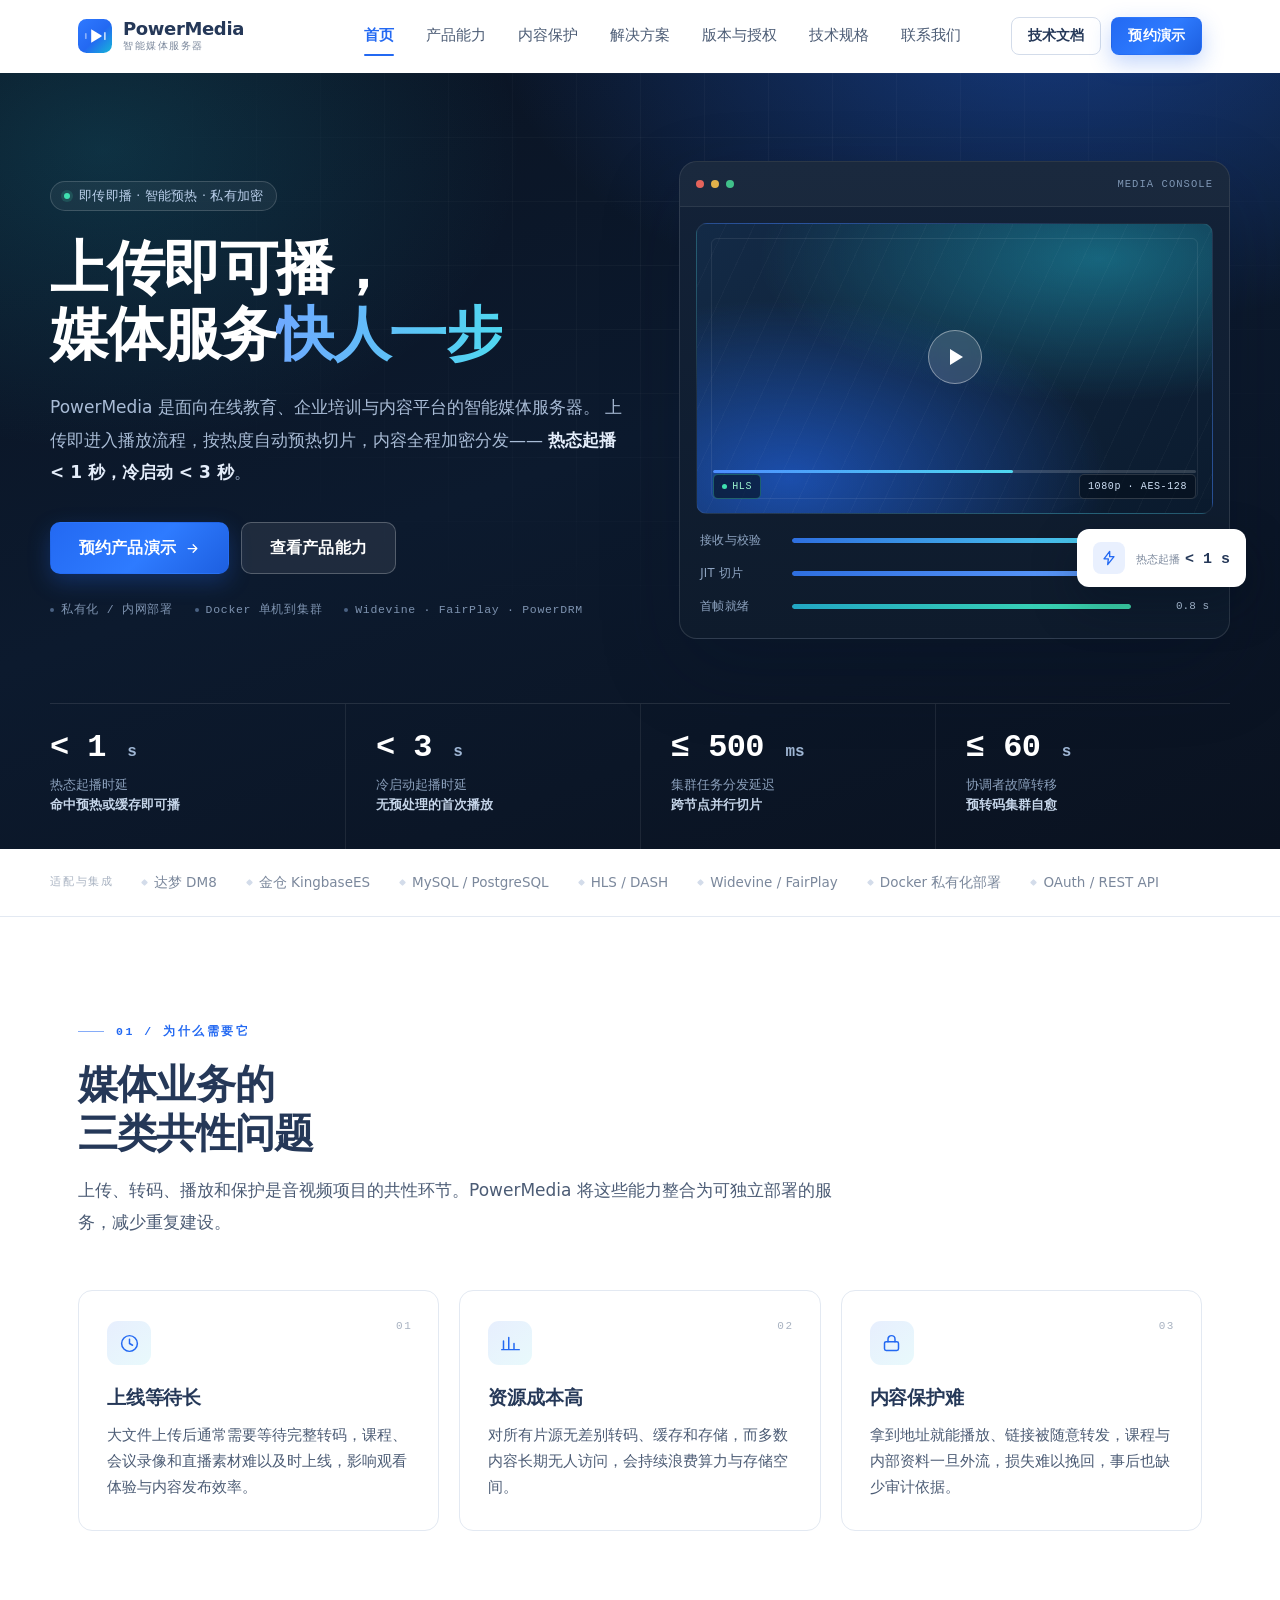
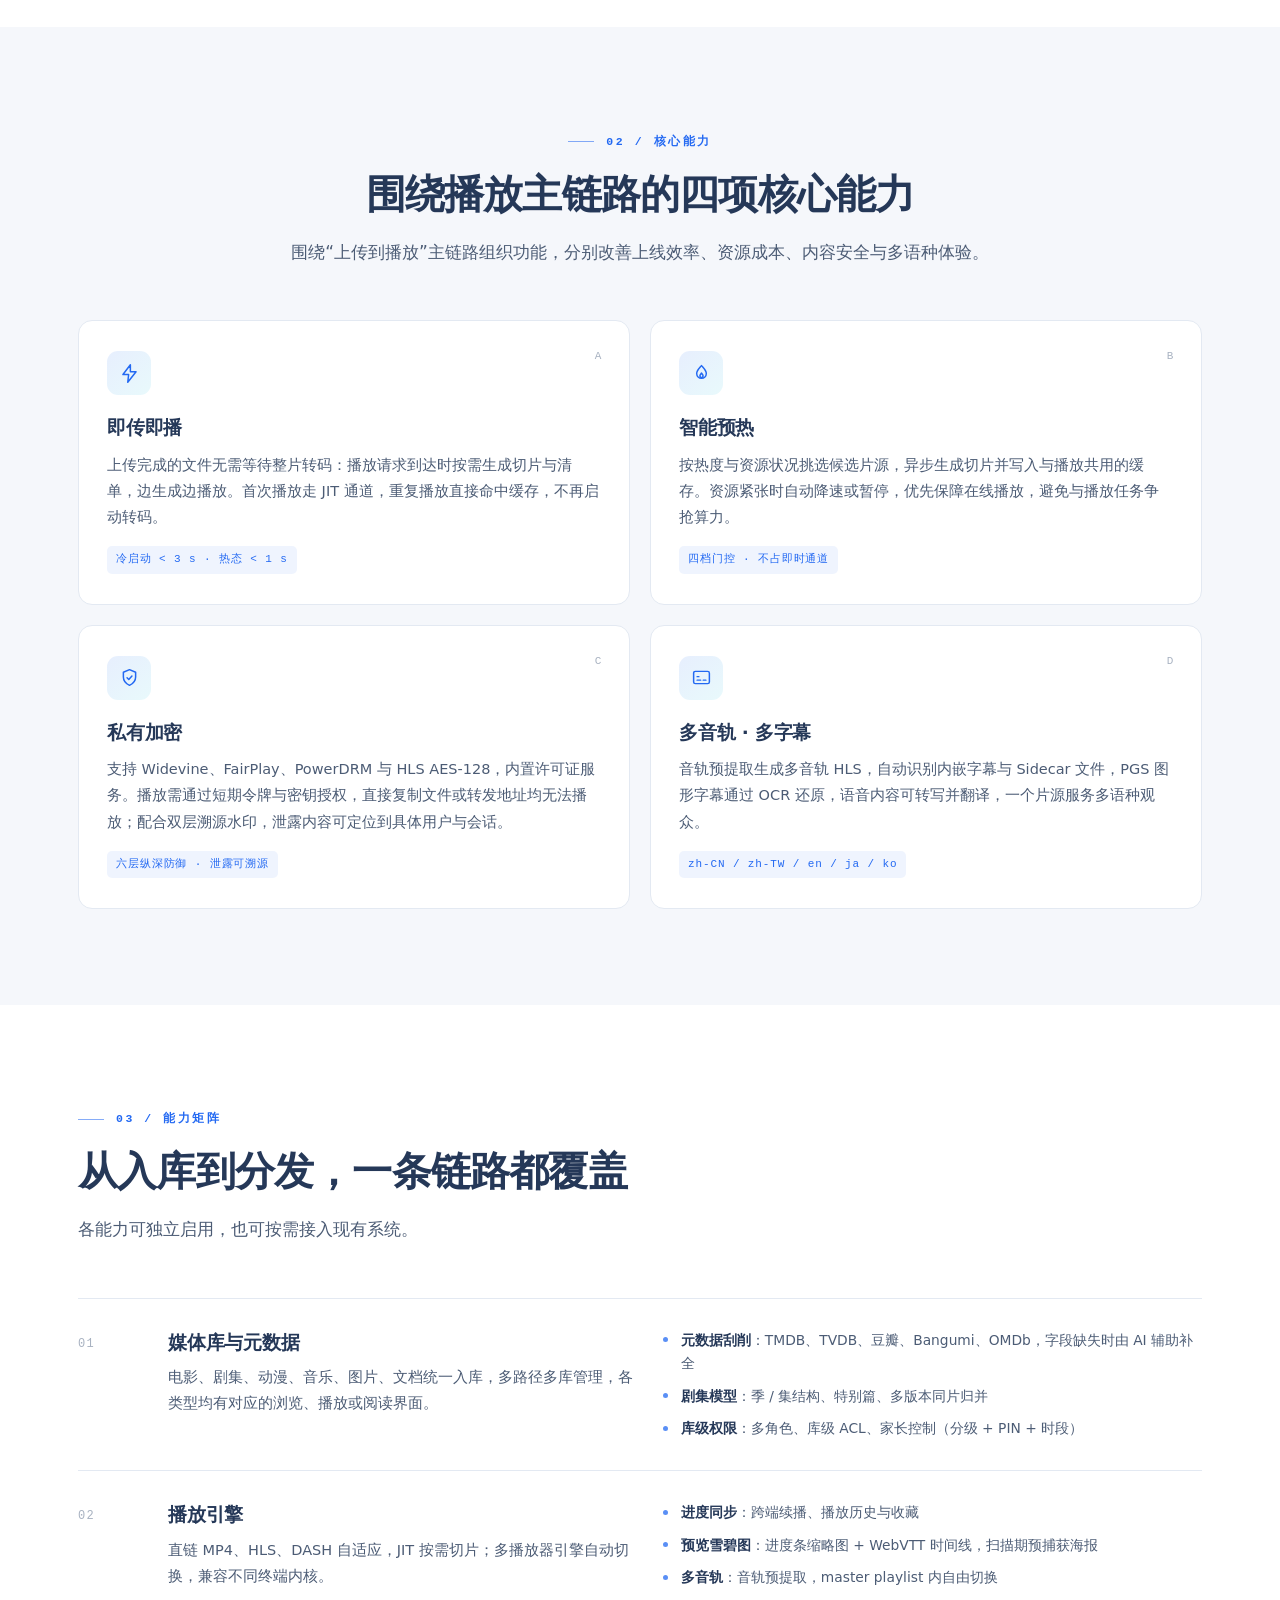
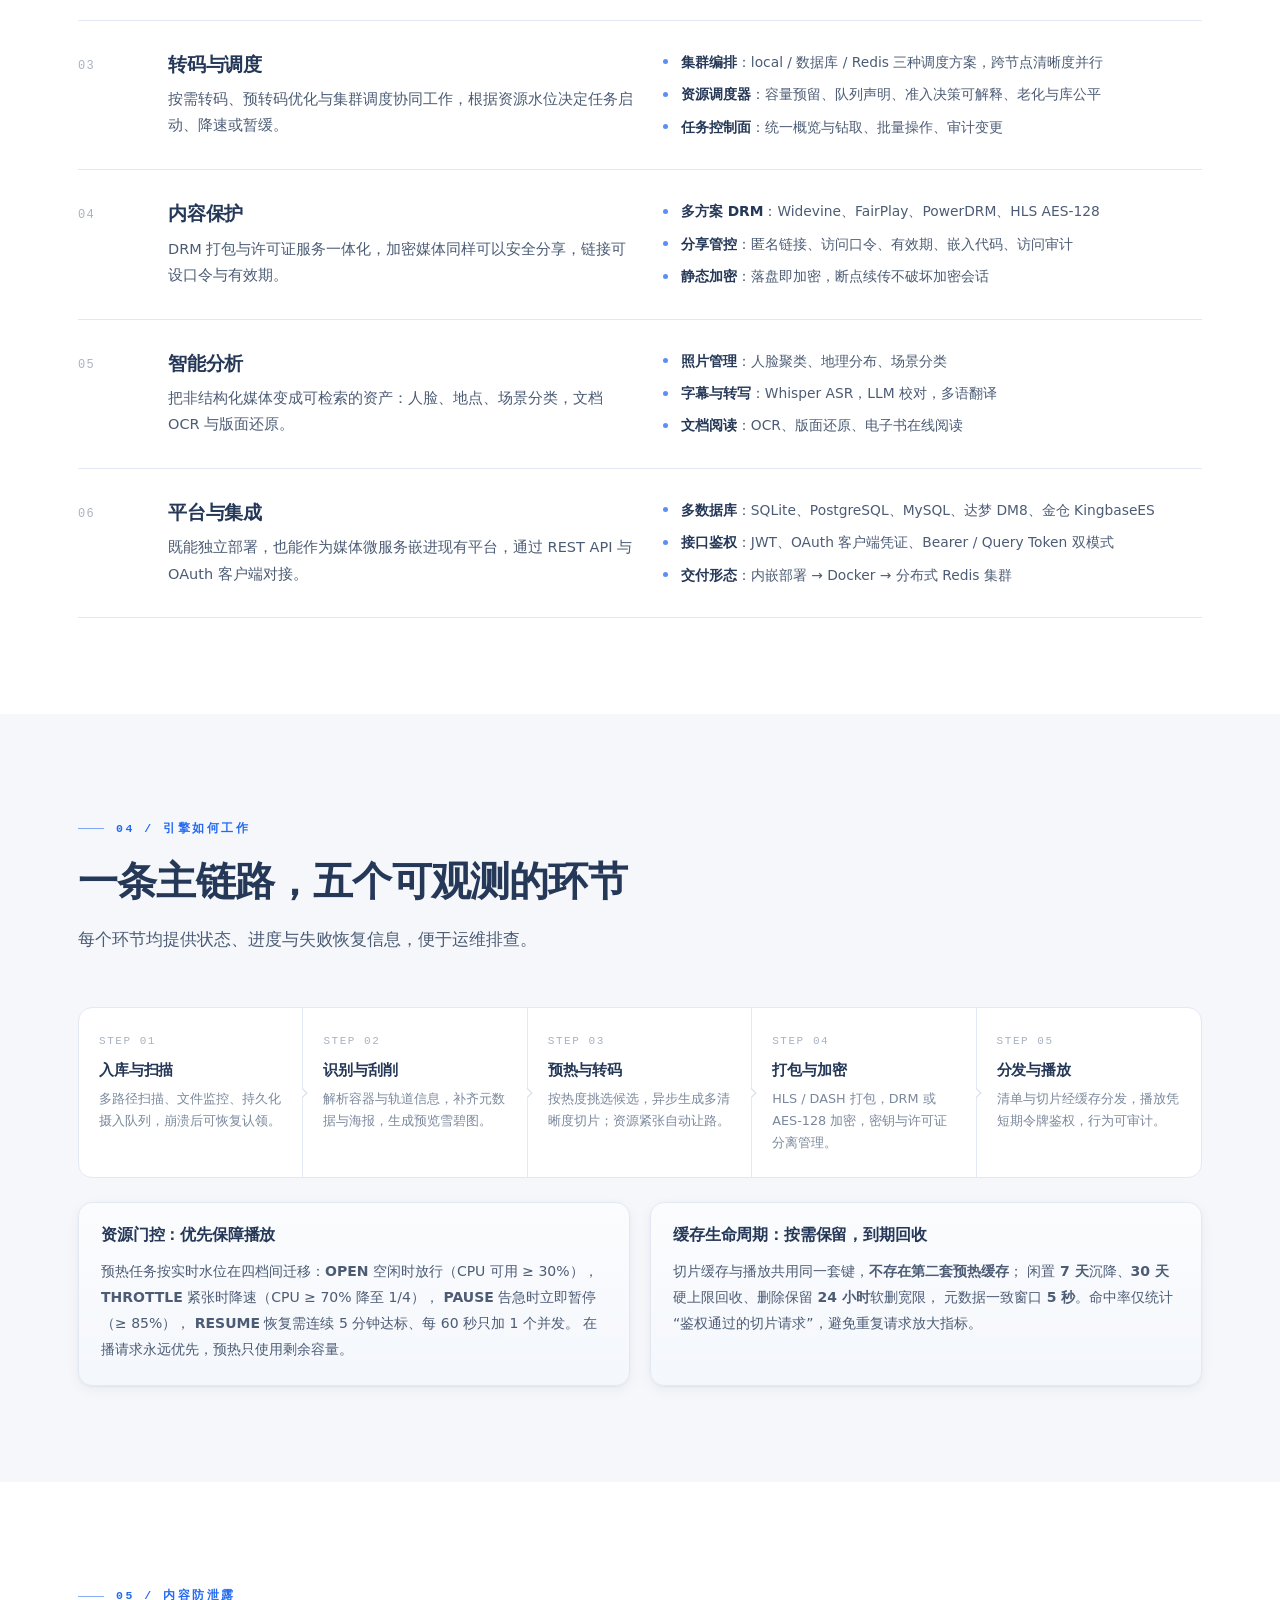
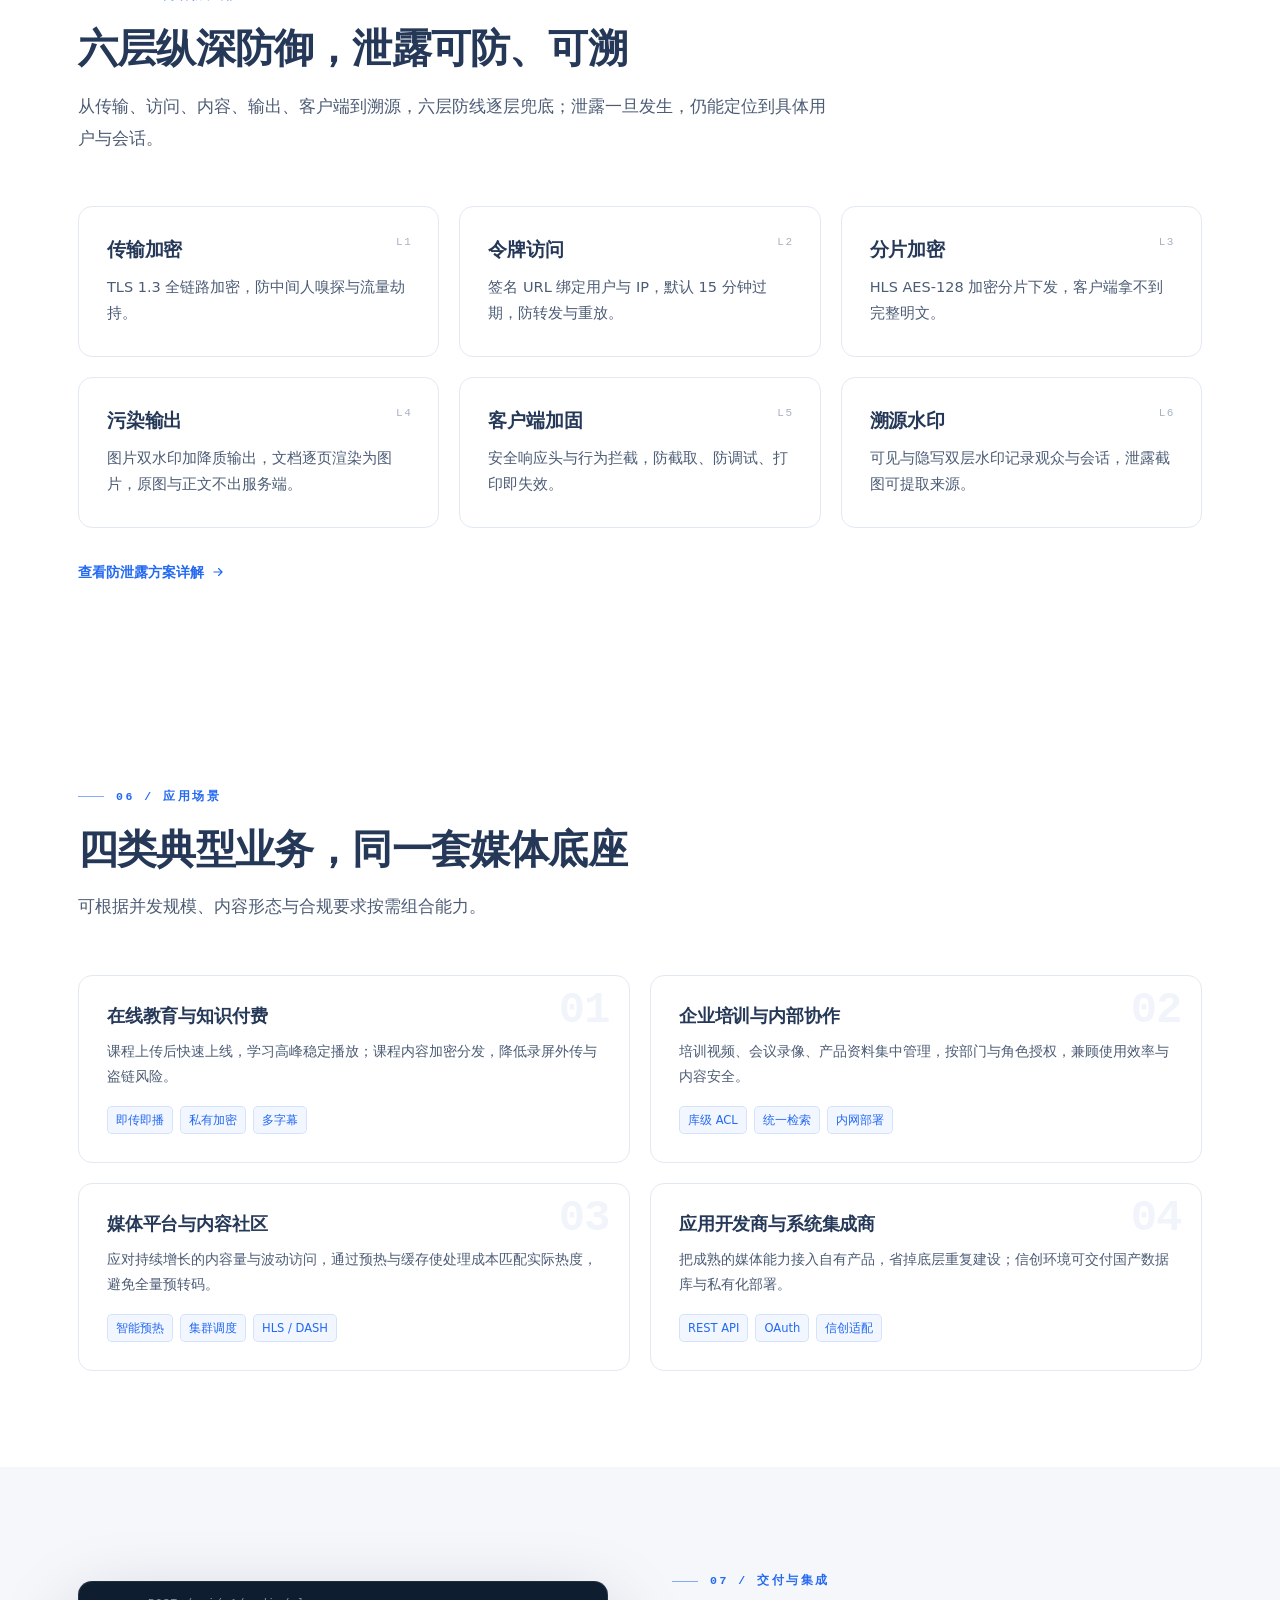
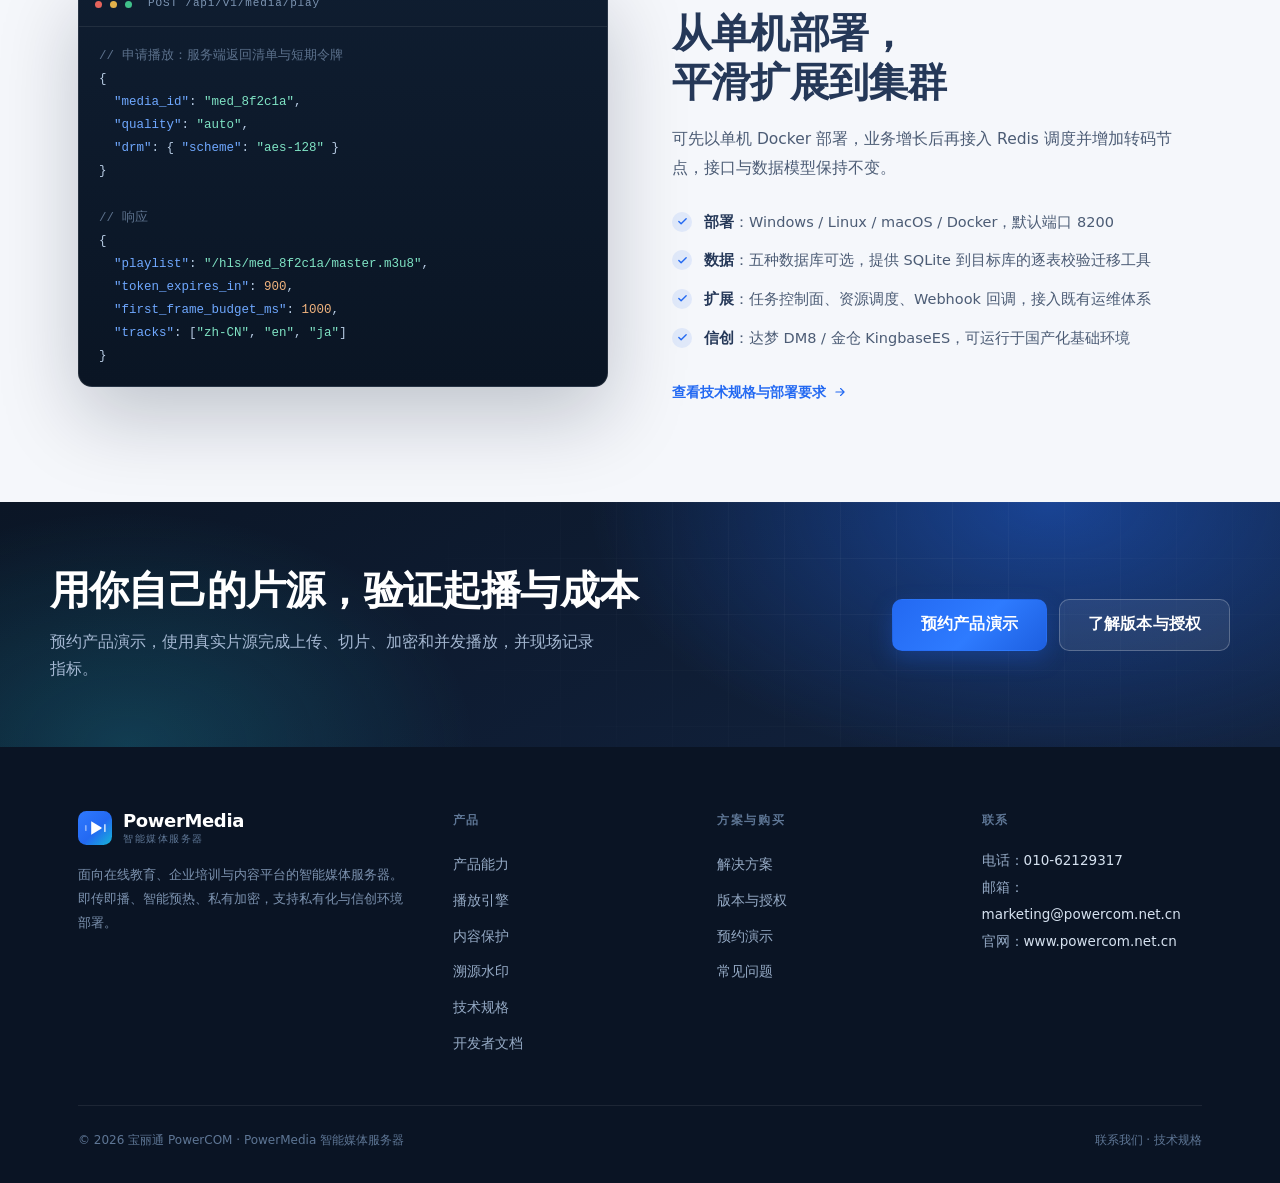
<file: index.html>
<!DOCTYPE html>
<html lang="zh-CN">
<head>
<meta charset="UTF-8">
<meta name="viewport" content="width=device-width, initial-scale=1">
<title>PowerMedia 智能媒体服务器 · 上传即可播，媒体服务快人一步</title>
<meta name="description" content="PowerMedia 是面向在线教育、企业培训与内容平台的智能媒体服务器：即传即播、智能预热降本、私有加密保护内容，支持私有化与信创环境部署。热态起播低于 1 秒。">
<meta name="keywords" content="PowerMedia,智能媒体服务器,媒体服务器,视频转码,HLS,DRM,私有加密,信创媒体,在线教育视频,企业培训视频">
<link rel="icon" href="assets/img/favicon.svg" type="image/svg+xml">
<link rel="stylesheet" href="assets/css/site.css">
<meta property="og:title" content="PowerMedia 智能媒体服务器">
<meta property="og:description" content="上传即可播，资源更省、内容更安全。热态起播 &lt; 1 秒，支持私有化与信创部署。">
<meta property="og:type" content="website">
</head>
<body>

<!-- ======================= 顶部导航 ======================= -->
<header class="site-header">
  <div class="wrap header-inner">
    <a class="brand" href="index.html" aria-label="PowerMedia 首页">
      <img class="brand-mark" src="assets/img/logo.svg" alt="" width="34" height="34">
      <span class="brand-text">
        <span class="brand-name">PowerMedia</span>
        <span class="brand-sub">智能媒体服务器</span>
      </span>
    </a>
    <nav class="nav" aria-label="主导航">
      <a href="index.html">首页</a>
      <a href="features.html">产品能力</a>
      <a href="security.html">内容保护</a>
      <a href="solutions.html">解决方案</a>
      <a href="editions.html">版本与授权</a>
      <a href="tech.html">技术规格</a>
      <a href="contact.html">联系我们</a>
    </nav>
    <div class="header-cta">
      <a class="btn btn--ghost btn--sm" href="docs.html">技术文档</a>
      <a class="btn btn--primary btn--sm" href="contact.html">预约演示</a>
    </div>
    <button class="nav-toggle" type="button" aria-label="打开导航菜单" aria-expanded="false" aria-controls="mobile-nav">
      <span></span><span></span><span></span>
    </button>
  </div>
</header>
<nav class="mobile-nav" id="mobile-nav" aria-label="移动端导航">
  <a href="index.html">首页</a>
  <a href="features.html">产品能力</a>
  <a href="security.html">内容保护</a>
  <a href="solutions.html">解决方案</a>
  <a href="editions.html">版本与授权</a>
  <a href="tech.html">技术规格</a>
  <a href="docs.html">技术文档</a>
  <a href="contact.html">联系我们</a>
  <a class="btn btn--primary" href="contact.html">预约产品演示</a>
</nav>

<main>

<!-- ======================= 首屏 ======================= -->
<section class="hero">
  <div class="hero-grid-bg" aria-hidden="true"></div>
  <div class="wrap hero-inner">
    <div class="hero-grid">
      <div>
        <div class="hero-badge"><span class="dot"></span>即传即播 · 智能预热 · 私有加密</div>
        <h1>上传即可播，<br>媒体服务<em>快人一步</em></h1>
        <p class="hero-sub">
          PowerMedia 是面向在线教育、企业培训与内容平台的智能媒体服务器。
          上传即进入播放流程，按热度自动预热切片，内容全程加密分发——
          <b>热态起播 &lt; 1 秒，冷启动 &lt; 3 秒</b>。
        </p>
        <div class="hero-actions">
          <a class="btn btn--primary btn--lg" href="contact.html">
            预约产品演示
            <svg viewBox="0 0 24 24" fill="none" stroke="currentColor" stroke-width="2" stroke-linecap="round" stroke-linejoin="round" aria-hidden="true"><path d="M5 12h14M13 6l6 6-6 6"/></svg>
          </a>
          <a class="btn btn--onDark btn--lg" href="features.html">查看产品能力</a>
        </div>
        <div class="hero-note">
          <span><i></i>私有化 / 内网部署</span>
          <span><i></i>Docker 单机到集群</span>
          <span><i></i>Widevine · FairPlay · PowerDRM</span>
        </div>
      </div>

      <div class="hero-visual">
        <div class="console">
          <div class="console-top">
            <span class="d"></span><span class="d"></span><span class="d"></span>
            <span class="tag">MEDIA CONSOLE</span>
          </div>
          <div class="console-body">
            <div class="screen">
              <div class="frame-lines" aria-hidden="true"></div>
              <div class="play-btn" aria-hidden="true"></div>
              <div class="timeline" aria-hidden="true"><i></i></div>
              <div class="screen-meta">
                <span class="chip chip--live">HLS</span>
                <span class="chip">1080p · AES-128</span>
              </div>
            </div>
            <div class="pipeline pipe-anim">
              <div class="pl-row">
                <span class="pl-name">接收与校验</span>
                <span class="pl-bar"><i style="--w:96%"></i></span>
                <span class="pl-val">96%</span>
              </div>
              <div class="pl-row">
                <span class="pl-name">JIT 切片</span>
                <span class="pl-bar"><i style="--w:62%"></i></span>
                <span class="pl-val">62%</span>
              </div>
              <div class="pl-row">
                <span class="pl-name">首帧就绪</span>
                <span class="pl-bar"><i style="--w:88%"></i></span>
                <span class="pl-val">0.8 s</span>
              </div>
            </div>
          </div>
        </div>
        <div class="float-card">
          <span class="ic" aria-hidden="true">
            <svg viewBox="0 0 24 24" fill="none" stroke="currentColor" stroke-width="2" stroke-linecap="round" stroke-linejoin="round"><path d="M13 2 4.5 13.2H11l-1 8.8L19.5 10H13z"/></svg>
          </span>
          <span>
            <span class="t">热态起播</span>
            <span class="v">&lt; 1 s</span>
          </span>
        </div>
      </div>
    </div>

    <div class="kpi-bar">
      <div class="kpi">
        <div class="v">&lt; 1 <small>s</small></div>
        <div class="k">热态起播时延<br><b>命中预热或缓存即可播</b></div>
      </div>
      <div class="kpi">
        <div class="v">&lt; 3 <small>s</small></div>
        <div class="k">冷启动起播时延<br><b>无预处理的首次播放</b></div>
      </div>
      <div class="kpi">
        <div class="v">&le; 500 <small>ms</small></div>
        <div class="k">集群任务分发延迟<br><b>跨节点并行切片</b></div>
      </div>
      <div class="kpi">
        <div class="v">&le; 60 <small>s</small></div>
        <div class="k">协调者故障转移<br><b>预转码集群自愈</b></div>
      </div>
    </div>
  </div>
</section>

<!-- ======================= 适配条 ======================= -->
<div class="strip">
  <div class="wrap strip-inner">
    <span class="strip-label">适配与集成</span>
    <div class="strip-items">
      <span class="strip-item">达梦 DM8</span>
      <span class="strip-item">金仓 KingbaseES</span>
      <span class="strip-item">MySQL / PostgreSQL</span>
      <span class="strip-item">HLS / DASH</span>
      <span class="strip-item">Widevine / FairPlay</span>
      <span class="strip-item">Docker 私有化部署</span>
      <span class="strip-item">OAuth / REST API</span>
    </div>
  </div>
</div>

<!-- ======================= 01 问题 ======================= -->
<section class="section">
  <div class="wrap">
    <div class="section-head reveal">
      <div class="eyebrow">01 / 为什么需要它</div>
      <h2>媒体业务的<br>三类共性问题</h2>
      <p>上传、转码、播放和保护是音视频项目的共性环节。PowerMedia 将这些能力整合为可独立部署的服务，减少重复建设。</p>
    </div>
    <div class="grid grid-3">
      <article class="card reveal">
        <span class="no">01</span>
        <div class="ic" aria-hidden="true">
          <svg viewBox="0 0 24 24" fill="none" stroke="currentColor" stroke-width="1.7" stroke-linecap="round" stroke-linejoin="round"><circle cx="12" cy="12" r="9"/><path d="M12 7v5l3.5 2"/></svg>
        </div>
        <h3>上线等待长</h3>
        <p>大文件上传后通常需要等待完整转码，课程、会议录像和直播素材难以及时上线，影响观看体验与内容发布效率。</p>
      </article>
      <article class="card reveal" data-d="1">
        <span class="no">02</span>
        <div class="ic" aria-hidden="true">
          <svg viewBox="0 0 24 24" fill="none" stroke="currentColor" stroke-width="1.7" stroke-linecap="round" stroke-linejoin="round"><path d="M4 19V9M10 19V5M16 19v-7M22 19H2"/></svg>
        </div>
        <h3>资源成本高</h3>
        <p>对所有片源无差别转码、缓存和存储，而多数内容长期无人访问，会持续浪费算力与存储空间。</p>
      </article>
      <article class="card reveal" data-d="2">
        <span class="no">03</span>
        <div class="ic" aria-hidden="true">
          <svg viewBox="0 0 24 24" fill="none" stroke="currentColor" stroke-width="1.7" stroke-linecap="round" stroke-linejoin="round"><rect x="4" y="10" width="16" height="10" rx="2"/><path d="M8 10V7a4 4 0 0 1 8 0v3"/></svg>
        </div>
        <h3>内容保护难</h3>
        <p>拿到地址就能播放、链接被随意转发，课程与内部资料一旦外流，损失难以挽回，事后也缺少审计依据。</p>
      </article>
    </div>
  </div>
</section>

<!-- ======================= 02 核心能力 ======================= -->
<section class="section section--soft">
  <div class="wrap">
    <div class="section-head section-head--center reveal">
      <div class="eyebrow eyebrow--center">02 / 核心能力</div>
      <h2>围绕播放主链路的四项核心能力</h2>
      <p>围绕“上传到播放”主链路组织功能，分别改善上线效率、资源成本、内容安全与多语种体验。</p>
    </div>

    <div class="grid grid-2">
      <article class="card reveal">
        <span class="no">A</span>
        <div class="ic" aria-hidden="true">
          <svg viewBox="0 0 24 24" fill="none" stroke="currentColor" stroke-width="1.7" stroke-linecap="round" stroke-linejoin="round"><path d="M13 2 4.5 13.2H11l-1 8.8L19.5 10H13z"/></svg>
        </div>
        <h3>即传即播</h3>
        <p>上传完成的文件无需等待整片转码：播放请求到达时按需生成切片与清单，边生成边播放。首次播放走 JIT 通道，重复播放直接命中缓存，不再启动转码。</p>
        <span class="claim">冷启动 &lt; 3 s · 热态 &lt; 1 s</span>
      </article>

      <article class="card reveal" data-d="1">
        <span class="no">B</span>
        <div class="ic" aria-hidden="true">
          <svg viewBox="0 0 24 24" fill="none" stroke="currentColor" stroke-width="1.7" stroke-linecap="round" stroke-linejoin="round"><path d="M12 3c2.5 3 5.5 5.6 5.5 9a5.5 5.5 0 0 1-11 0C6.5 8.6 9.5 6 12 3z"/><path d="M12 11.5c.9 1.1 1.8 2 1.8 3.2a1.8 1.8 0 1 1-3.6 0c0-1.2.9-2.1 1.8-3.2z"/></svg>
        </div>
        <h3>智能预热</h3>
        <p>按热度与资源状况挑选候选片源，异步生成切片并写入与播放共用的缓存。资源紧张时自动降速或暂停，优先保障在线播放，避免与播放任务争抢算力。</p>
        <span class="claim">四档门控 · 不占即时通道</span>
      </article>

      <article class="card reveal" data-d="2">
        <span class="no">C</span>
        <div class="ic" aria-hidden="true">
          <svg viewBox="0 0 24 24" fill="none" stroke="currentColor" stroke-width="1.7" stroke-linecap="round" stroke-linejoin="round"><path d="M12 3l7 3v5.5c0 4.2-2.9 7.6-7 9.5-4.1-1.9-7-5.3-7-9.5V6z"/><path d="M9.2 12.2l2 2 3.6-3.9"/></svg>
        </div>
        <h3>私有加密</h3>
        <p>支持 Widevine、FairPlay、PowerDRM 与 HLS AES-128，内置许可证服务。播放需通过短期令牌与密钥授权，直接复制文件或转发地址均无法播放；配合双层溯源水印，泄露内容可定位到具体用户与会话。</p>
        <span class="claim">六层纵深防御 · 泄露可溯源</span>
      </article>

      <article class="card reveal" data-d="3">
        <span class="no">D</span>
        <div class="ic" aria-hidden="true">
          <svg viewBox="0 0 24 24" fill="none" stroke="currentColor" stroke-width="1.7" stroke-linecap="round" stroke-linejoin="round"><rect x="3" y="5" width="18" height="14" rx="2"/><path d="M7 15h4M14 15h3M7 11h2"/></svg>
        </div>
        <h3>多音轨 · 多字幕</h3>
        <p>音轨预提取生成多音轨 HLS，自动识别内嵌字幕与 Sidecar 文件，PGS 图形字幕通过 OCR 还原，语音内容可转写并翻译，一个片源服务多语种观众。</p>
        <span class="claim">zh-CN / zh-TW / en / ja / ko</span>
      </article>
    </div>
  </div>
</section>

<!-- ======================= 03 能力矩阵 ======================= -->
<section class="section">
  <div class="wrap">
    <div class="section-head reveal">
      <div class="eyebrow">03 / 能力矩阵</div>
      <h2>从入库到分发，一条链路都覆盖</h2>
      <p>各能力可独立启用，也可按需接入现有系统。</p>
    </div>

    <div class="flist">
      <div class="frow reveal">
        <span class="idx">01</span>
        <div>
          <h3>媒体库与元数据</h3>
          <p class="desc">电影、剧集、动漫、音乐、图片、文档统一入库，多路径多库管理，各类型均有对应的浏览、播放或阅读界面。</p>
        </div>
        <ul>
          <li><b>元数据刮削</b>：TMDB、TVDB、豆瓣、Bangumi、OMDb，字段缺失时由 AI 辅助补全</li>
          <li><b>剧集模型</b>：季 / 集结构、特别篇、多版本同片归并</li>
          <li><b>库级权限</b>：多角色、库级 ACL、家长控制（分级 + PIN + 时段）</li>
        </ul>
      </div>

      <div class="frow reveal">
        <span class="idx">02</span>
        <div>
          <h3>播放引擎</h3>
          <p class="desc">直链 MP4、HLS、DASH 自适应，JIT 按需切片；多播放器引擎自动切换，兼容不同终端内核。</p>
        </div>
        <ul>
          <li><b>进度同步</b>：跨端续播、播放历史与收藏</li>
          <li><b>预览雪碧图</b>：进度条缩略图 + WebVTT 时间线，扫描期预捕获海报</li>
          <li><b>多音轨</b>：音轨预提取，master playlist 内自由切换</li>
        </ul>
      </div>

      <div class="frow reveal">
        <span class="idx">03</span>
        <div>
          <h3>转码与调度</h3>
          <p class="desc">按需转码、预转码优化与集群调度协同工作，根据资源水位决定任务启动、降速或暂缓。</p>
        </div>
        <ul>
          <li><b>集群编排</b>：local / 数据库 / Redis 三种调度方案，跨节点清晰度并行</li>
          <li><b>资源调度器</b>：容量预留、队列声明、准入决策可解释、老化与库公平</li>
          <li><b>任务控制面</b>：统一概览与钻取、批量操作、审计变更</li>
        </ul>
      </div>

      <div class="frow reveal">
        <span class="idx">04</span>
        <div>
          <h3>内容保护</h3>
          <p class="desc">DRM 打包与许可证服务一体化，加密媒体同样可以安全分享，链接可设口令与有效期。</p>
        </div>
        <ul>
          <li><b>多方案 DRM</b>：Widevine、FairPlay、PowerDRM、HLS AES-128</li>
          <li><b>分享管控</b>：匿名链接、访问口令、有效期、嵌入代码、访问审计</li>
          <li><b>静态加密</b>：落盘即加密，断点续传不破坏加密会话</li>
        </ul>
      </div>

      <div class="frow reveal">
        <span class="idx">05</span>
        <div>
          <h3>智能分析</h3>
          <p class="desc">把非结构化媒体变成可检索的资产：人脸、地点、场景分类，文档 OCR 与版面还原。</p>
        </div>
        <ul>
          <li><b>照片管理</b>：人脸聚类、地理分布、场景分类</li>
          <li><b>字幕与转写</b>：Whisper ASR，LLM 校对，多语翻译</li>
          <li><b>文档阅读</b>：OCR、版面还原、电子书在线阅读</li>
        </ul>
      </div>

      <div class="frow reveal">
        <span class="idx">06</span>
        <div>
          <h3>平台与集成</h3>
          <p class="desc">既能独立部署，也能作为媒体微服务嵌进现有平台，通过 REST API 与 OAuth 客户端对接。</p>
        </div>
        <ul>
          <li><b>多数据库</b>：SQLite、PostgreSQL、MySQL、达梦 DM8、金仓 KingbaseES</li>
          <li><b>接口鉴权</b>：JWT、OAuth 客户端凭证、Bearer / Query Token 双模式</li>
          <li><b>交付形态</b>：内嵌部署 → Docker → 分布式 Redis 集群</li>
        </ul>
      </div>
    </div>
  </div>
</section>

<!-- ======================= 04 引擎流程 ======================= -->
<section class="section section--soft">
  <div class="wrap">
    <div class="section-head reveal">
      <div class="eyebrow">04 / 引擎如何工作</div>
      <h2>一条主链路，五个可观测的环节</h2>
      <p>每个环节均提供状态、进度与失败恢复信息，便于运维排查。</p>
    </div>

    <div class="arch reveal">
      <div class="arch-step">
        <div class="n">STEP 01</div>
        <h4>入库与扫描</h4>
        <p>多路径扫描、文件监控、持久化摄入队列，崩溃后可恢复认领。</p>
      </div>
      <div class="arch-step">
        <div class="n">STEP 02</div>
        <h4>识别与刮削</h4>
        <p>解析容器与轨道信息，补齐元数据与海报，生成预览雪碧图。</p>
      </div>
      <div class="arch-step">
        <div class="n">STEP 03</div>
        <h4>预热与转码</h4>
        <p>按热度挑选候选，异步生成多清晰度切片；资源紧张自动让路。</p>
      </div>
      <div class="arch-step">
        <div class="n">STEP 04</div>
        <h4>打包与加密</h4>
        <p>HLS / DASH 打包，DRM 或 AES-128 加密，密钥与许可证分离管理。</p>
      </div>
      <div class="arch-step">
        <div class="n">STEP 05</div>
        <h4>分发与播放</h4>
        <p>清单与切片经缓存分发，播放凭短期令牌鉴权，行为可审计。</p>
      </div>
    </div>

    <div class="grid grid-2" style="margin-top:24px">
      <div class="panel reveal">
        <h4 style="margin-bottom:14px">资源门控：优先保障播放</h4>
        <p class="small" style="line-height:1.85">
          预热任务按实时水位在四档间迁移：<b>OPEN</b> 空闲时放行（CPU 可用 ≥ 30%），
          <b>THROTTLE</b> 紧张时降速（CPU ≥ 70% 降至 1/4），
          <b>PAUSE</b> 告急时立即暂停（≥ 85%），
          <b>RESUME</b> 恢复需连续 5 分钟达标、每 60 秒只加 1 个并发。
          在播请求永远优先，预热只使用剩余容量。
        </p>
      </div>
      <div class="panel reveal" data-d="1">
        <h4 style="margin-bottom:14px">缓存生命周期：按需保留，到期回收</h4>
        <p class="small" style="line-height:1.85">
          切片缓存与播放共用同一套键，<b>不存在第二套预热缓存</b>；
          闲置 <b>7 天</b>沉降、<b>30 天</b>硬上限回收、删除保留 <b>24 小时</b>软删宽限，
          元数据一致窗口 <b>5 秒</b>。命中率仅统计“鉴权通过的切片请求”，避免重复请求放大指标。
        </p>
      </div>
    </div>
  </div>
</section>

<!-- ======================= 05 内容防泄露 ======================= -->
<section class="section">
  <div class="wrap">
    <div class="section-head reveal">
      <div class="eyebrow">05 / 内容防泄露</div>
      <h2>六层纵深防御，泄露可防、可溯</h2>
      <p>从传输、访问、内容、输出、客户端到溯源，六层防线逐层兜底；泄露一旦发生，仍能定位到具体用户与会话。</p>
    </div>

    <div class="grid grid-3">
      <article class="card reveal">
        <span class="no">L1</span>
        <h3>传输加密</h3>
        <p>TLS 1.3 全链路加密，防中间人嗅探与流量劫持。</p>
      </article>
      <article class="card reveal" data-d="1">
        <span class="no">L2</span>
        <h3>令牌访问</h3>
        <p>签名 URL 绑定用户与 IP，默认 15 分钟过期，防转发与重放。</p>
      </article>
      <article class="card reveal" data-d="2">
        <span class="no">L3</span>
        <h3>分片加密</h3>
        <p>HLS AES-128 加密分片下发，客户端拿不到完整明文。</p>
      </article>
      <article class="card reveal">
        <span class="no">L4</span>
        <h3>污染输出</h3>
        <p>图片双水印加降质输出，文档逐页渲染为图片，原图与正文不出服务端。</p>
      </article>
      <article class="card reveal" data-d="1">
        <span class="no">L5</span>
        <h3>客户端加固</h3>
        <p>安全响应头与行为拦截，防截取、防调试、打印即失效。</p>
      </article>
      <article class="card reveal" data-d="2">
        <span class="no">L6</span>
        <h3>溯源水印</h3>
        <p>可见与隐写双层水印记录观众与会话，泄露截图可提取来源。</p>
      </article>
    </div>

    <div style="margin-top:30px" class="reveal">
      <a class="link-arrow" href="security.html">查看防泄露方案详解
        <svg viewBox="0 0 24 24" fill="none" stroke="currentColor" stroke-width="2" stroke-linecap="round" stroke-linejoin="round" aria-hidden="true"><path d="M5 12h14M13 6l6 6-6 6"/></svg>
      </a>
    </div>
  </div>
</section>

<!-- ======================= 06 场景 ======================= -->
<section class="section">
  <div class="wrap">
    <div class="section-head reveal">
      <div class="eyebrow">06 / 应用场景</div>
      <h2>四类典型业务，同一套媒体底座</h2>
      <p>可根据并发规模、内容形态与合规要求按需组合能力。</p>
    </div>

    <div class="grid grid-2">
      <article class="scene reveal">
        <span class="no">01</span>
        <h3>在线教育与知识付费</h3>
        <p>课程上传后快速上线，学习高峰稳定播放；课程内容加密分发，降低录屏外传与盗链风险。</p>
        <div class="tags"><span>即传即播</span><span>私有加密</span><span>多字幕</span></div>
      </article>
      <article class="scene reveal" data-d="1">
        <span class="no">02</span>
        <h3>企业培训与内部协作</h3>
        <p>培训视频、会议录像、产品资料集中管理，按部门与角色授权，兼顾使用效率与内容安全。</p>
        <div class="tags"><span>库级 ACL</span><span>统一检索</span><span>内网部署</span></div>
      </article>
      <article class="scene reveal" data-d="2">
        <span class="no">03</span>
        <h3>媒体平台与内容社区</h3>
        <p>应对持续增长的内容量与波动访问，通过预热与缓存使处理成本匹配实际热度，避免全量预转码。</p>
        <div class="tags"><span>智能预热</span><span>集群调度</span><span>HLS / DASH</span></div>
      </article>
      <article class="scene reveal" data-d="3">
        <span class="no">04</span>
        <h3>应用开发商与系统集成商</h3>
        <p>把成熟的媒体能力接入自有产品，省掉底层重复建设；信创环境可交付国产数据库与私有化部署。</p>
        <div class="tags"><span>REST API</span><span>OAuth</span><span>信创适配</span></div>
      </article>
    </div>
  </div>
</section>

<!-- ======================= 06 交付形态 ======================= -->
<section class="section section--soft">
  <div class="wrap">
    <div class="split">
      <div class="split-media reveal">
        <div class="panel-dark">
          <div class="ph">
            <span style="width:7px;height:7px;border-radius:50%;background:#E4635B;display:inline-block"></span>
            <span style="width:7px;height:7px;border-radius:50%;background:#E2B14A;display:inline-block"></span>
            <span style="width:7px;height:7px;border-radius:50%;background:#40C08A;display:inline-block"></span>
            <span style="margin-left:8px">POST /api/v1/media/play</span>
          </div>
<pre><span class="c">// 申请播放：服务端返回清单与短期令牌</span>
{
  <span class="k">"media_id"</span>: <span class="s">"med_8f2c1a"</span>,
  <span class="k">"quality"</span>: <span class="s">"auto"</span>,
  <span class="k">"drm"</span>: { <span class="k">"scheme"</span>: <span class="s">"aes-128"</span> }
}

<span class="c">// 响应</span>
{
  <span class="k">"playlist"</span>: <span class="s">"/hls/med_8f2c1a/master.m3u8"</span>,
  <span class="k">"token_expires_in"</span>: <span class="n">900</span>,
  <span class="k">"first_frame_budget_ms"</span>: <span class="n">1000</span>,
  <span class="k">"tracks"</span>: [<span class="s">"zh-CN"</span>, <span class="s">"en"</span>, <span class="s">"ja"</span>]
}</pre>
        </div>
      </div>
      <div class="split-body reveal" data-d="1">
        <div class="eyebrow">07 / 交付与集成</div>
        <h2>从单机部署，<br>平滑扩展到集群</h2>
        <p>可先以单机 Docker 部署，业务增长后再接入 Redis 调度并增加转码节点，接口与数据模型保持不变。</p>
        <ul class="checklist">
          <li><span class="tick"><svg viewBox="0 0 24 24" fill="none" stroke="currentColor" stroke-width="3" stroke-linecap="round" stroke-linejoin="round"><path d="M20 6 9 17l-5-5"/></svg></span><span><b>部署</b>：Windows / Linux / macOS / Docker，默认端口 8200</span></li>
          <li><span class="tick"><svg viewBox="0 0 24 24" fill="none" stroke="currentColor" stroke-width="3" stroke-linecap="round" stroke-linejoin="round"><path d="M20 6 9 17l-5-5"/></svg></span><span><b>数据</b>：五种数据库可选，提供 SQLite 到目标库的逐表校验迁移工具</span></li>
          <li><span class="tick"><svg viewBox="0 0 24 24" fill="none" stroke="currentColor" stroke-width="3" stroke-linecap="round" stroke-linejoin="round"><path d="M20 6 9 17l-5-5"/></svg></span><span><b>扩展</b>：任务控制面、资源调度、Webhook 回调，接入既有运维体系</span></li>
          <li><span class="tick"><svg viewBox="0 0 24 24" fill="none" stroke="currentColor" stroke-width="3" stroke-linecap="round" stroke-linejoin="round"><path d="M20 6 9 17l-5-5"/></svg></span><span><b>信创</b>：达梦 DM8 / 金仓 KingbaseES，可运行于国产化基础环境</span></li>
        </ul>
        <div style="margin-top:28px">
          <a class="link-arrow" href="tech.html">查看技术规格与部署要求
            <svg viewBox="0 0 24 24" fill="none" stroke="currentColor" stroke-width="2" stroke-linecap="round" stroke-linejoin="round" aria-hidden="true"><path d="M5 12h14M13 6l6 6-6 6"/></svg>
          </a>
        </div>
      </div>
    </div>
  </div>
</section>

<!-- ======================= CTA ======================= -->
<section class="cta-band">
  <div class="cta-grid-bg" aria-hidden="true"></div>
  <div class="wrap inner">
    <div>
      <h2>用你自己的片源，验证起播与成本</h2>
      <p>预约产品演示，使用真实片源完成上传、切片、加密和并发播放，并现场记录指标。</p>
    </div>
    <div class="actions">
      <a class="btn btn--primary btn--lg" href="contact.html">预约产品演示</a>
      <a class="btn btn--onDark btn--lg" href="editions.html">了解版本与授权</a>
    </div>
  </div>
</section>

</main>

<!-- ======================= 页脚 ======================= -->
<footer class="site-footer">
  <div class="wrap">
    <div class="footer-top">
      <div class="footer-brand">
        <a class="brand" href="index.html" aria-label="PowerMedia 首页">
          <img class="brand-mark" src="assets/img/logo.svg" alt="" width="34" height="34">
          <span class="brand-text">
            <span class="brand-name">PowerMedia</span>
            <span class="brand-sub">智能媒体服务器</span>
          </span>
        </a>
        <p>面向在线教育、企业培训与内容平台的智能媒体服务器。即传即播、智能预热、私有加密，支持私有化与信创环境部署。</p>
      </div>
      <div class="footer-col">
        <h5>产品</h5>
        <a href="features.html">产品能力</a>
        <a href="features.html#playback">播放引擎</a>
        <a href="security.html">内容保护</a>
        <a href="security.html#trace">溯源水印</a>
        <a href="tech.html">技术规格</a>
        <a href="docs.html">开发者文档</a>
      </div>
      <div class="footer-col">
        <h5>方案与购买</h5>
        <a href="solutions.html">解决方案</a>
        <a href="editions.html">版本与授权</a>
        <a href="contact.html">预约演示</a>
        <a href="contact.html#faq">常见问题</a>
      </div>
      <div class="footer-col">
        <h5>联系</h5>
        <div class="footer-contact">
          电话：<b>010-62129317</b><br>
          邮箱：<b>marketing@powercom.net.cn</b><br>
          官网：<b>www.powercom.net.cn</b>
        </div>
      </div>
    </div>
    <div class="footer-bottom">
      <span>© <span data-year>2026</span> 宝丽通 PowerCOM · PowerMedia 智能媒体服务器</span>
      <span><a href="contact.html">联系我们</a> · <a href="tech.html">技术规格</a></span>
    </div>
  </div>
</footer>

<script src="assets/js/site.js"></script>
</body>
</html>
</file>
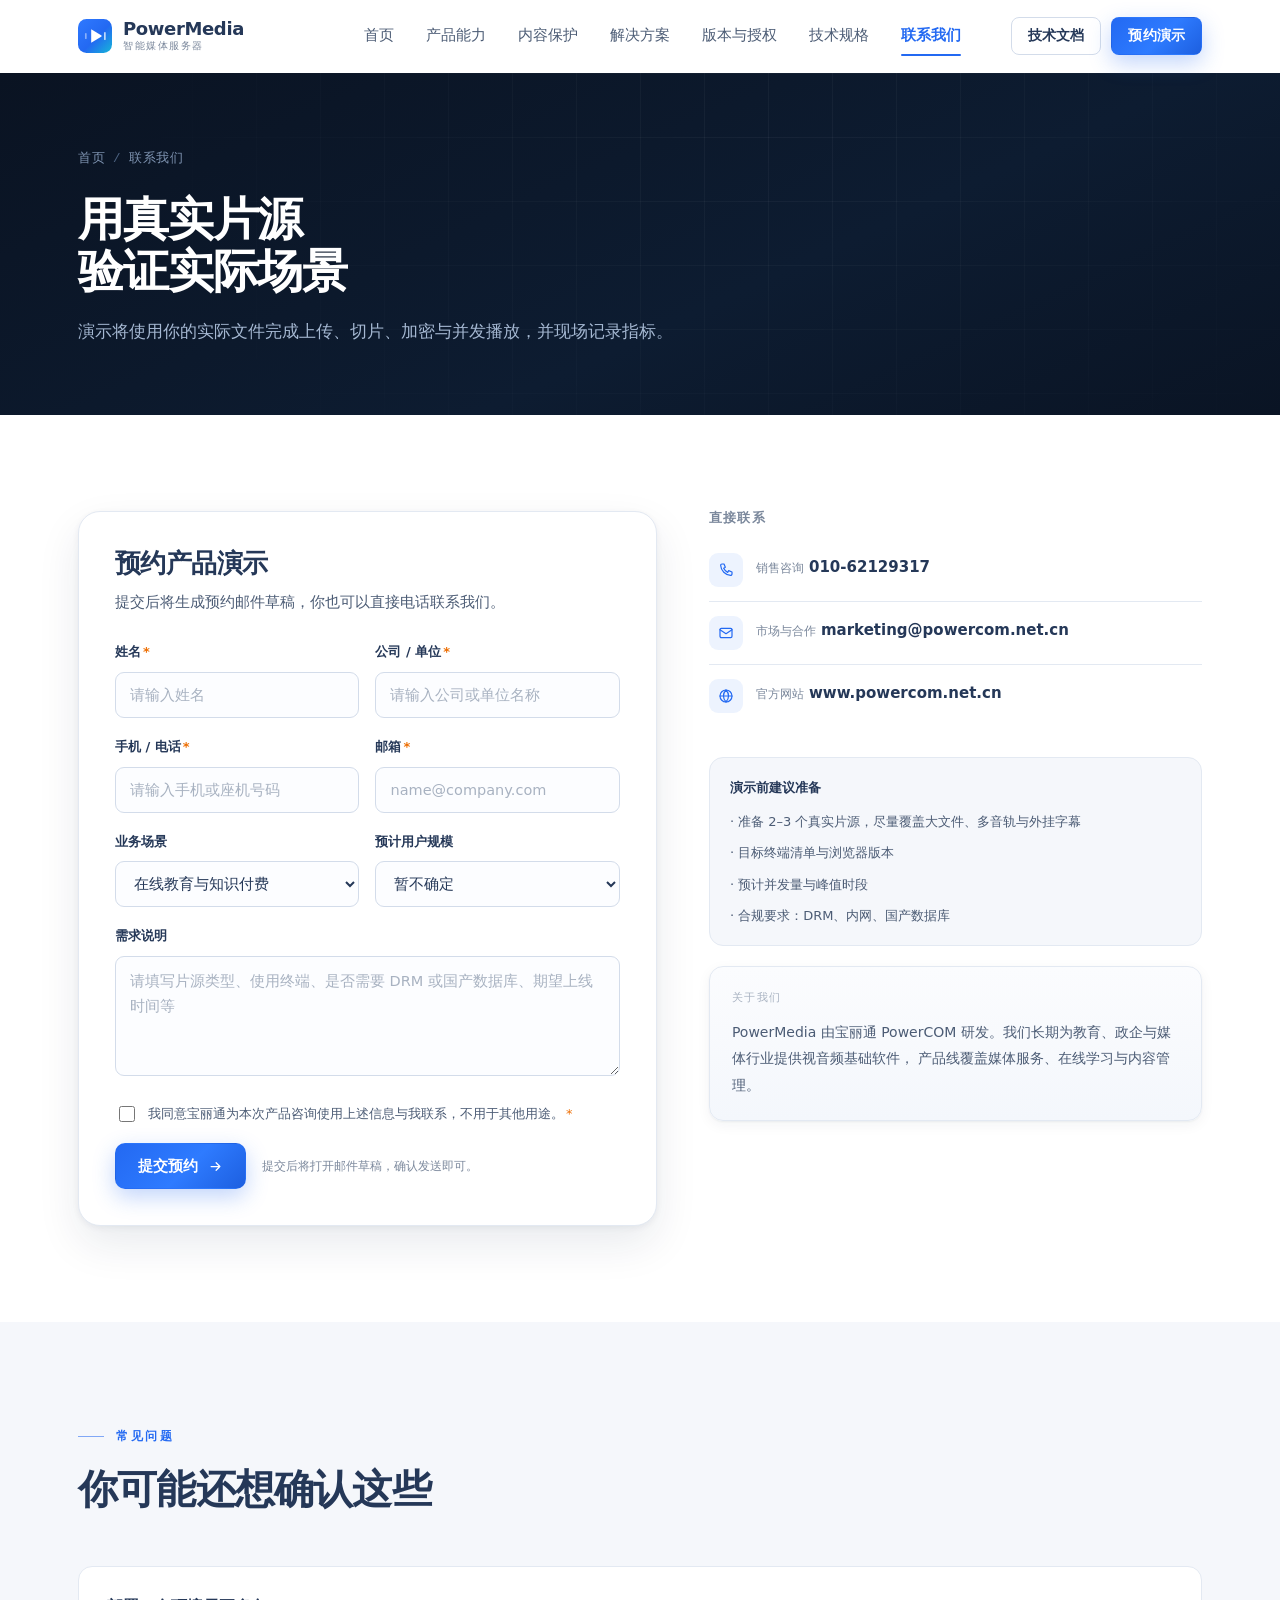
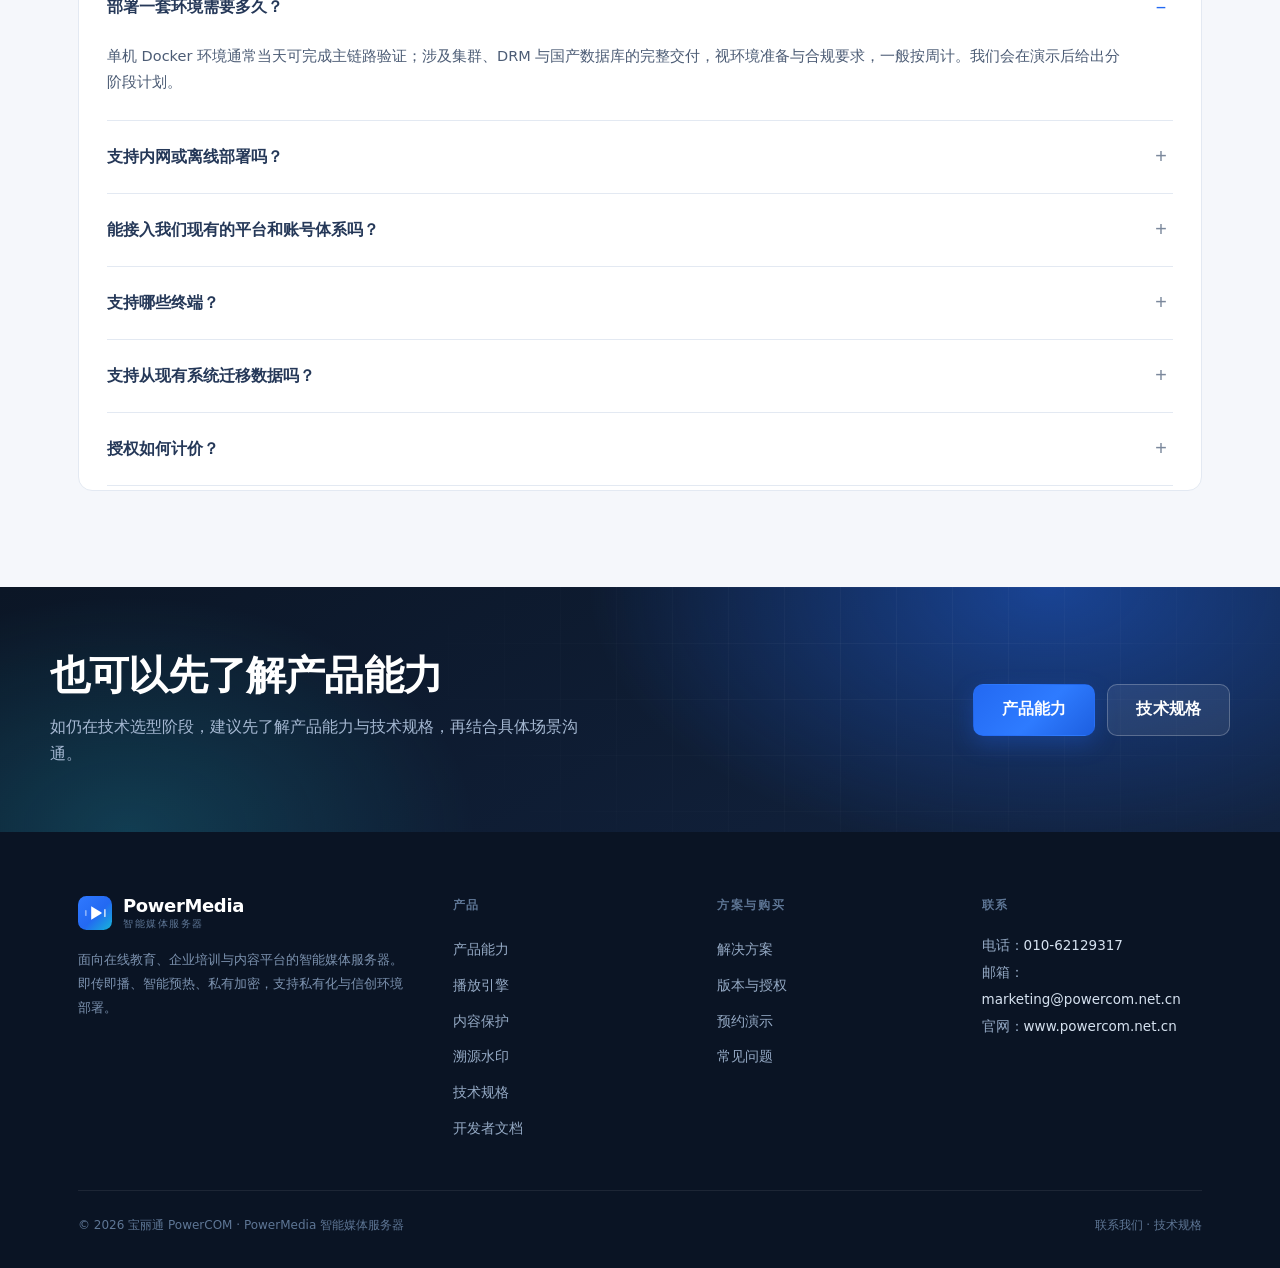
<file: contact.html>
<!DOCTYPE html>
<html lang="zh-CN">
<head>
<meta charset="UTF-8">
<meta name="viewport" content="width=device-width, initial-scale=1">
<title>联系我们 · 预约 PowerMedia 产品演示</title>
<meta name="description" content="预约 PowerMedia 产品演示：电话 010-62129317，邮箱 marketing@powercom.net.cn。使用真实片源验证起播时延、并发与加密播放。">
<link rel="icon" href="assets/img/favicon.svg" type="image/svg+xml">
<link rel="stylesheet" href="assets/css/site.css">
</head>
<body>

<header class="site-header">
  <div class="wrap header-inner">
    <a class="brand" href="index.html" aria-label="PowerMedia 首页">
      <img class="brand-mark" src="assets/img/logo.svg" alt="" width="34" height="34">
      <span class="brand-text">
        <span class="brand-name">PowerMedia</span>
        <span class="brand-sub">智能媒体服务器</span>
      </span>
    </a>
    <nav class="nav" aria-label="主导航">
      <a href="index.html">首页</a>
      <a href="features.html">产品能力</a>
      <a href="security.html">内容保护</a>
      <a href="solutions.html">解决方案</a>
      <a href="editions.html">版本与授权</a>
      <a href="tech.html">技术规格</a>
      <a href="contact.html">联系我们</a>
    </nav>
    <div class="header-cta">
      <a class="btn btn--ghost btn--sm" href="docs.html">技术文档</a>
      <a class="btn btn--primary btn--sm" href="contact.html">预约演示</a>
    </div>
    <button class="nav-toggle" type="button" aria-label="打开导航菜单" aria-expanded="false" aria-controls="mobile-nav">
      <span></span><span></span><span></span>
    </button>
  </div>
</header>
<nav class="mobile-nav" id="mobile-nav" aria-label="移动端导航">
  <a href="index.html">首页</a>
  <a href="features.html">产品能力</a>
  <a href="security.html">内容保护</a>
  <a href="solutions.html">解决方案</a>
  <a href="editions.html">版本与授权</a>
  <a href="tech.html">技术规格</a>
  <a href="docs.html">技术文档</a>
  <a href="contact.html">联系我们</a>
  <a class="btn btn--primary" href="contact.html">预约产品演示</a>
</nav>

<main>

<section class="page-hero">
  <div class="hero-grid-bg" aria-hidden="true"></div>
  <div class="wrap" style="position:relative">
    <div class="crumbs"><a href="index.html">首页</a><span>/</span>联系我们</div>
    <h1>用真实片源<br>验证实际场景</h1>
    <p>演示将使用你的实际文件完成上传、切片、加密与并发播放，并现场记录指标。</p>
  </div>
</section>

<section class="section">
  <div class="wrap">
    <div class="contact-grid">

      <!-- 表单 -->
      <div class="form-card reveal">
        <h2 style="font-size:26px">预约产品演示</h2>
        <p style="margin-top:10px;font-size:14.5px">提交后将生成预约邮件草稿，你也可以直接电话联系我们。</p>

        <form id="demo-form" novalidate style="margin-top:26px">
          <div class="form-row">
            <div class="field">
              <label for="f-name">姓名<span class="req">*</span></label>
              <input id="f-name" name="name" type="text" placeholder="请输入姓名" required autocomplete="name">
              <span class="err">请填写姓名</span>
            </div>
            <div class="field">
              <label for="f-company">公司 / 单位<span class="req">*</span></label>
              <input id="f-company" name="company" type="text" placeholder="请输入公司或单位名称" required autocomplete="organization">
              <span class="err">请填写公司或单位名称</span>
            </div>
          </div>

          <div class="form-row">
            <div class="field">
              <label for="f-phone">手机 / 电话<span class="req">*</span></label>
              <input id="f-phone" name="phone" type="tel" placeholder="请输入手机或座机号码" required autocomplete="tel">
              <span class="err">请填写有效的联系电话</span>
            </div>
            <div class="field">
              <label for="f-email">邮箱<span class="req">*</span></label>
              <input id="f-email" name="email" type="email" placeholder="name@company.com" required autocomplete="email">
              <span class="err">请填写有效的邮箱地址</span>
            </div>
          </div>

          <div class="form-row">
            <div class="field">
              <label for="f-scene">业务场景</label>
              <select id="f-scene" name="scene">
                <option value="在线教育与知识付费">在线教育与知识付费</option>
                <option value="企业培训与内部协作">企业培训与内部协作</option>
                <option value="媒体平台与内容社区">媒体平台与内容社区</option>
                <option value="应用开发 / 系统集成">应用开发 / 系统集成</option>
                <option value="信创环境改造">信创环境改造</option>
                <option value="其他">其他</option>
              </select>
            </div>
            <div class="field">
              <label for="f-scale">预计用户规模</label>
              <select id="f-scale" name="scale">
                <option value="">暂不确定</option>
                <option value="50 人以下">50 人以下</option>
                <option value="50–200 人">50–200 人</option>
                <option value="200–1000 人">200–1000 人</option>
                <option value="1000 人以上">1000 人以上</option>
              </select>
            </div>
          </div>

          <div class="field">
            <label for="f-message">需求说明</label>
            <textarea id="f-message" name="message" placeholder="请填写片源类型、使用终端、是否需要 DRM 或国产数据库、期望上线时间等"></textarea>
          </div>

          <div class="field">
            <label style="display:flex;gap:10px;align-items:flex-start;font-weight:400;font-size:13px;line-height:1.7;color:var(--ink-2)">
              <input id="f-agree" type="checkbox" style="width:16px;height:16px;margin-top:3px;accent-color:var(--brand);flex:0 0 auto" required>
              <span>我同意宝丽通为本次产品咨询使用上述信息与我联系，不用于其他用途。<span class="req">*</span></span>
            </label>
            <span class="err">请勾选同意后再提交</span>
          </div>

          <div class="form-foot">
            <button class="btn btn--primary" type="submit">
              提交预约
              <svg viewBox="0 0 24 24" fill="none" stroke="currentColor" stroke-width="2" stroke-linecap="round" stroke-linejoin="round" aria-hidden="true"><path d="M5 12h14M13 6l6 6-6 6"/></svg>
            </button>
            <span class="form-tip">提交后将打开邮件草稿，确认发送即可。</span>
          </div>

          <div class="form-ok" id="form-ok" role="status" aria-live="polite"></div>
        </form>
      </div>

      <!-- 联系方式 -->
      <div class="reveal" data-d="1">
        <div class="info-block">
          <h4>直接联系</h4>
          <div class="info-item">
            <span class="ic" aria-hidden="true">
              <svg viewBox="0 0 24 24" fill="none" stroke="currentColor" stroke-width="1.8" stroke-linecap="round" stroke-linejoin="round"><path d="M6 3h3l2 5-2.5 1.5a12 12 0 0 0 6 6L16 13l5 2v3a2 2 0 0 1-2.2 2A16 16 0 0 1 4 5.2 2 2 0 0 1 6 3z"/></svg>
            </span>
            <span>
              <span class="k">销售咨询</span>
              <span class="v"><a href="tel:01062129317">010-62129317</a></span>
            </span>
          </div>
          <div class="info-item">
            <span class="ic" aria-hidden="true">
              <svg viewBox="0 0 24 24" fill="none" stroke="currentColor" stroke-width="1.8" stroke-linecap="round" stroke-linejoin="round"><rect x="3" y="5" width="18" height="14" rx="2"/><path d="m3 7 9 6 9-6"/></svg>
            </span>
            <span>
              <span class="k">市场与合作</span>
              <span class="v"><a href="mailto:marketing@powercom.net.cn">marketing@powercom.net.cn</a></span>
            </span>
          </div>
          <div class="info-item">
            <span class="ic" aria-hidden="true">
              <svg viewBox="0 0 24 24" fill="none" stroke="currentColor" stroke-width="1.8" stroke-linecap="round" stroke-linejoin="round"><circle cx="12" cy="12" r="9"/><path d="M3 12h18M12 3c2.5 2.6 3.8 5.7 3.8 9s-1.3 6.4-3.8 9c-2.5-2.6-3.8-5.7-3.8-9S9.5 5.6 12 3z"/></svg>
            </span>
            <span>
              <span class="k">官方网站</span>
              <span class="v"><a href="https://www.powercom.net.cn" target="_blank" rel="noopener">www.powercom.net.cn</a></span>
            </span>
          </div>
        </div>

        <div class="info-note">
          <b>演示前建议准备</b>
          <div style="margin-top:10px;display:grid;gap:8px">
            <span>· 准备 2–3 个真实片源，尽量覆盖大文件、多音轨与外挂字幕</span>
            <span>· 目标终端清单与浏览器版本</span>
            <span>· 预计并发量与峰值时段</span>
            <span>· 合规要求：DRM、内网、国产数据库</span>
          </div>
        </div>

        <div class="panel" style="margin-top:20px">
          <div class="mono" style="font-size:11px;color:var(--ink-4);letter-spacing:.12em">关于我们</div>
          <p class="small" style="margin-top:10px;line-height:1.9">
            PowerMedia 由宝丽通 PowerCOM 研发。我们长期为教育、政企与媒体行业提供视音频基础软件，
            产品线覆盖媒体服务、在线学习与内容管理。
          </p>
        </div>
      </div>
    </div>
  </div>
</section>

<!-- FAQ -->
<section class="section section--soft" id="faq">
  <div class="wrap">
    <div class="section-head reveal">
      <div class="eyebrow">常见问题</div>
      <h2>你可能还想确认这些</h2>
    </div>
    <div class="faq reveal" style="background:#fff;border:1px solid var(--line);border-radius:var(--radius);padding:4px 28px">
      <details open>
        <summary>部署一套环境需要多久？</summary>
        <div class="a"><p>单机 Docker 环境通常当天可完成主链路验证；涉及集群、DRM 与国产数据库的完整交付，视环境准备与合规要求，一般按周计。我们会在演示后给出分阶段计划。</p></div>
      </details>
      <details>
        <summary>支持内网或离线部署吗？</summary>
        <div class="a"><p>支持。产品可私有化部署在客户内网，不依赖公有云；授权支持离线 <span class="mono">.lic</span> 文件（签名验签 + 机器指纹绑定），适合隔离网络环境。</p></div>
      </details>
      <details>
        <summary>能接入我们现有的平台和账号体系吗？</summary>
        <div class="a"><p>可以。提供 REST API 与 OAuth 客户端凭证，媒体入库、播放授权、任务查询均可由上层平台调用；界面支持品牌定制，也可仅使用接口并替换前端。账号体系对接方式需结合现有认证协议，在方案阶段确认。</p></div>
      </details>
      <details>
        <summary>支持哪些终端？</summary>
        <div class="a"><p>以浏览器为主：Chrome、Edge、Safari、Firefox 及主流移动端浏览器；HLS / DASH 自适应，播放器引擎按内核自动切换。原生 App 可通过嵌入播放器或直接对接清单与令牌集成。</p></div>
      </details>
      <details>
        <summary>支持从现有系统迁移数据吗？</summary>
        <div class="a"><p>提供 <span class="mono">db-migrate</span> 工具，支持 SQLite 到 PostgreSQL / MySQL / DM8 / KingbaseES 的全量与增量迁移，逐表校验行数与关键字段，迁移失败可回滚。</p></div>
      </details>
      <details>
        <summary>授权如何计价？</summary>
        <div class="a"><p>按版本、授权台数与单机播放并发配额核定，预转码等能力按需开启。具体报价请提供业务规模与合规要求，我们会给出对应配置。</p></div>
      </details>
    </div>
  </div>
</section>

<section class="cta-band">
  <div class="cta-grid-bg" aria-hidden="true"></div>
  <div class="wrap inner">
    <div>
      <h2>也可以先了解产品能力</h2>
      <p>如仍在技术选型阶段，建议先了解产品能力与技术规格，再结合具体场景沟通。</p>
    </div>
    <div class="actions">
      <a class="btn btn--primary btn--lg" href="features.html">产品能力</a>
      <a class="btn btn--onDark btn--lg" href="tech.html">技术规格</a>
    </div>
  </div>
</section>

</main>

<footer class="site-footer">
  <div class="wrap">
    <div class="footer-top">
      <div class="footer-brand">
        <a class="brand" href="index.html" aria-label="PowerMedia 首页">
          <img class="brand-mark" src="assets/img/logo.svg" alt="" width="34" height="34">
          <span class="brand-text">
            <span class="brand-name">PowerMedia</span>
            <span class="brand-sub">智能媒体服务器</span>
          </span>
        </a>
        <p>面向在线教育、企业培训与内容平台的智能媒体服务器。即传即播、智能预热、私有加密，支持私有化与信创环境部署。</p>
      </div>
      <div class="footer-col">
        <h5>产品</h5>
        <a href="features.html">产品能力</a>
        <a href="features.html#playback">播放引擎</a>
        <a href="security.html">内容保护</a>
        <a href="security.html#trace">溯源水印</a>
        <a href="tech.html">技术规格</a>
        <a href="docs.html">开发者文档</a>
      </div>
      <div class="footer-col">
        <h5>方案与购买</h5>
        <a href="solutions.html">解决方案</a>
        <a href="editions.html">版本与授权</a>
        <a href="contact.html">预约演示</a>
        <a href="contact.html#faq">常见问题</a>
      </div>
      <div class="footer-col">
        <h5>联系</h5>
        <div class="footer-contact">
          电话：<b>010-62129317</b><br>
          邮箱：<b>marketing@powercom.net.cn</b><br>
          官网：<b>www.powercom.net.cn</b>
        </div>
      </div>
    </div>
    <div class="footer-bottom">
      <span>© <span data-year>2026</span> 宝丽通 PowerCOM · PowerMedia 智能媒体服务器</span>
      <span><a href="contact.html">联系我们</a> · <a href="tech.html">技术规格</a></span>
    </div>
  </div>
</footer>

<script src="assets/js/site.js"></script>
</body>
</html>
</file>
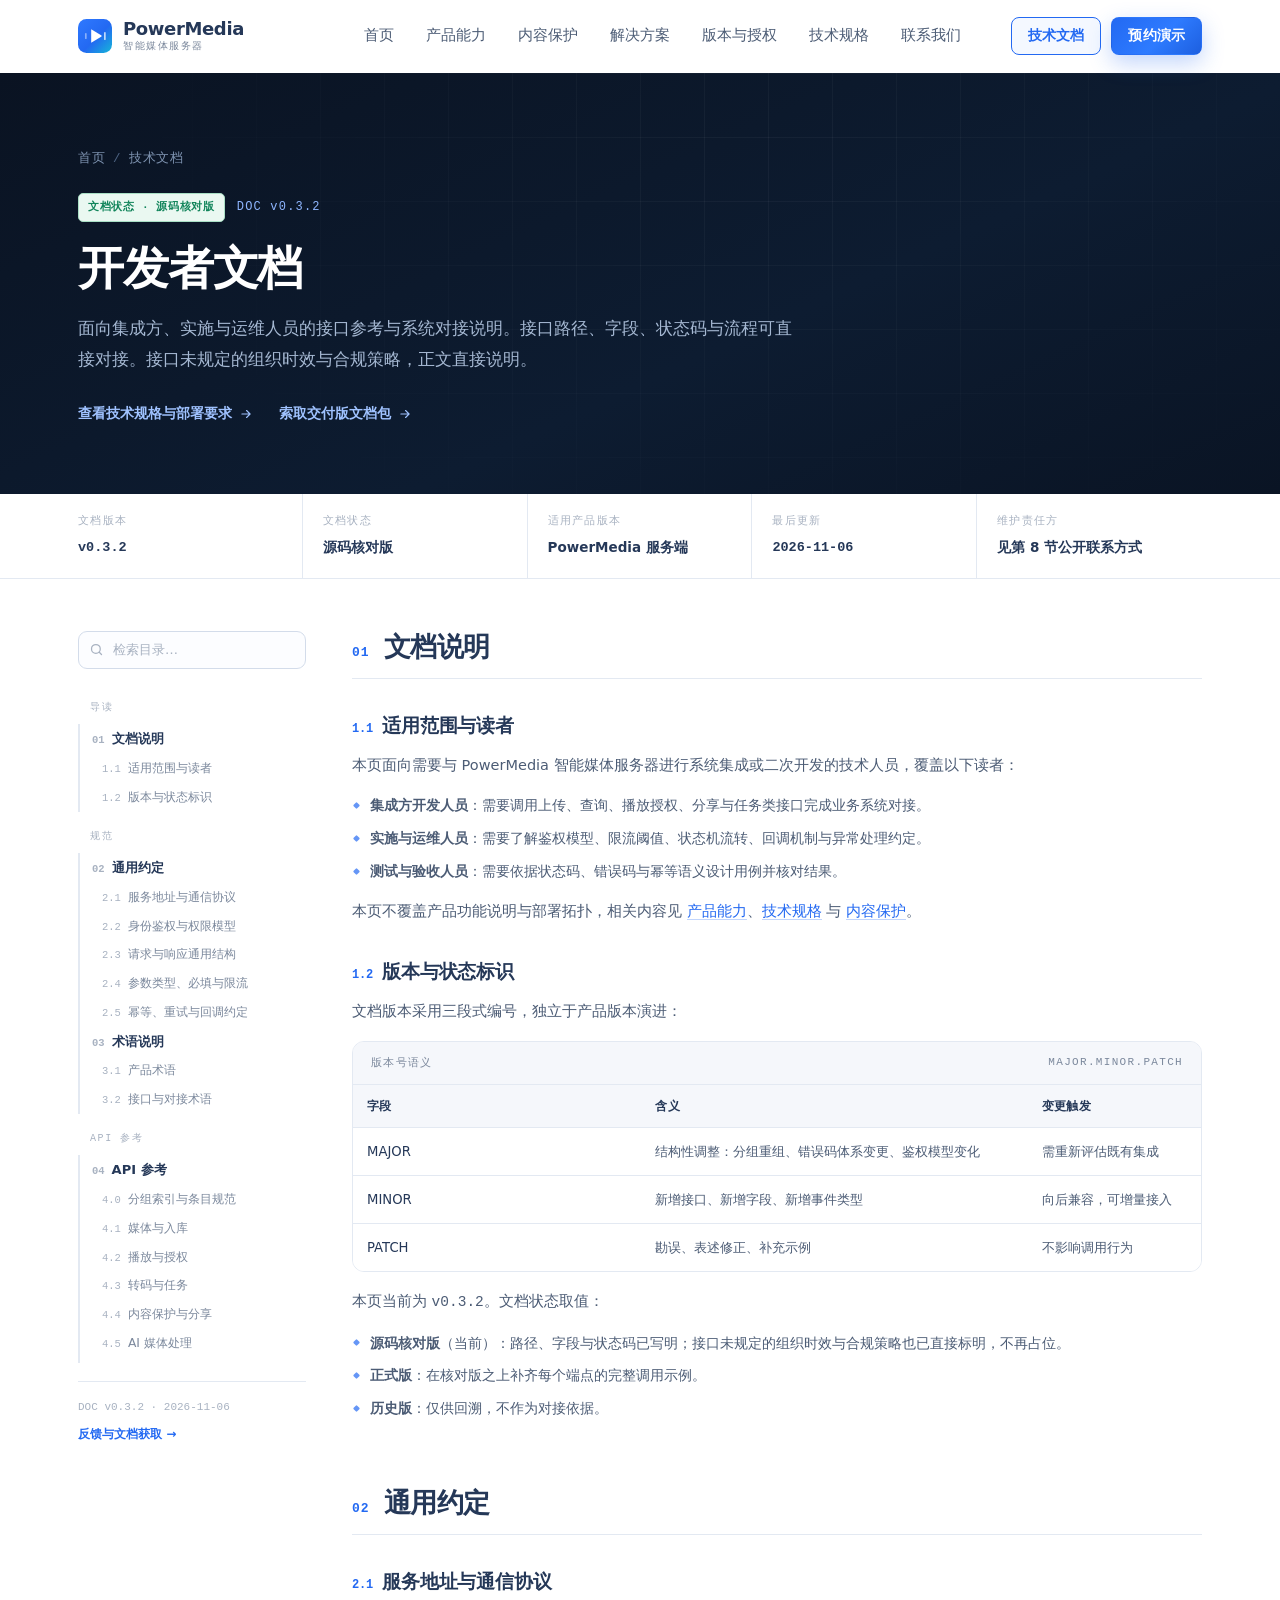
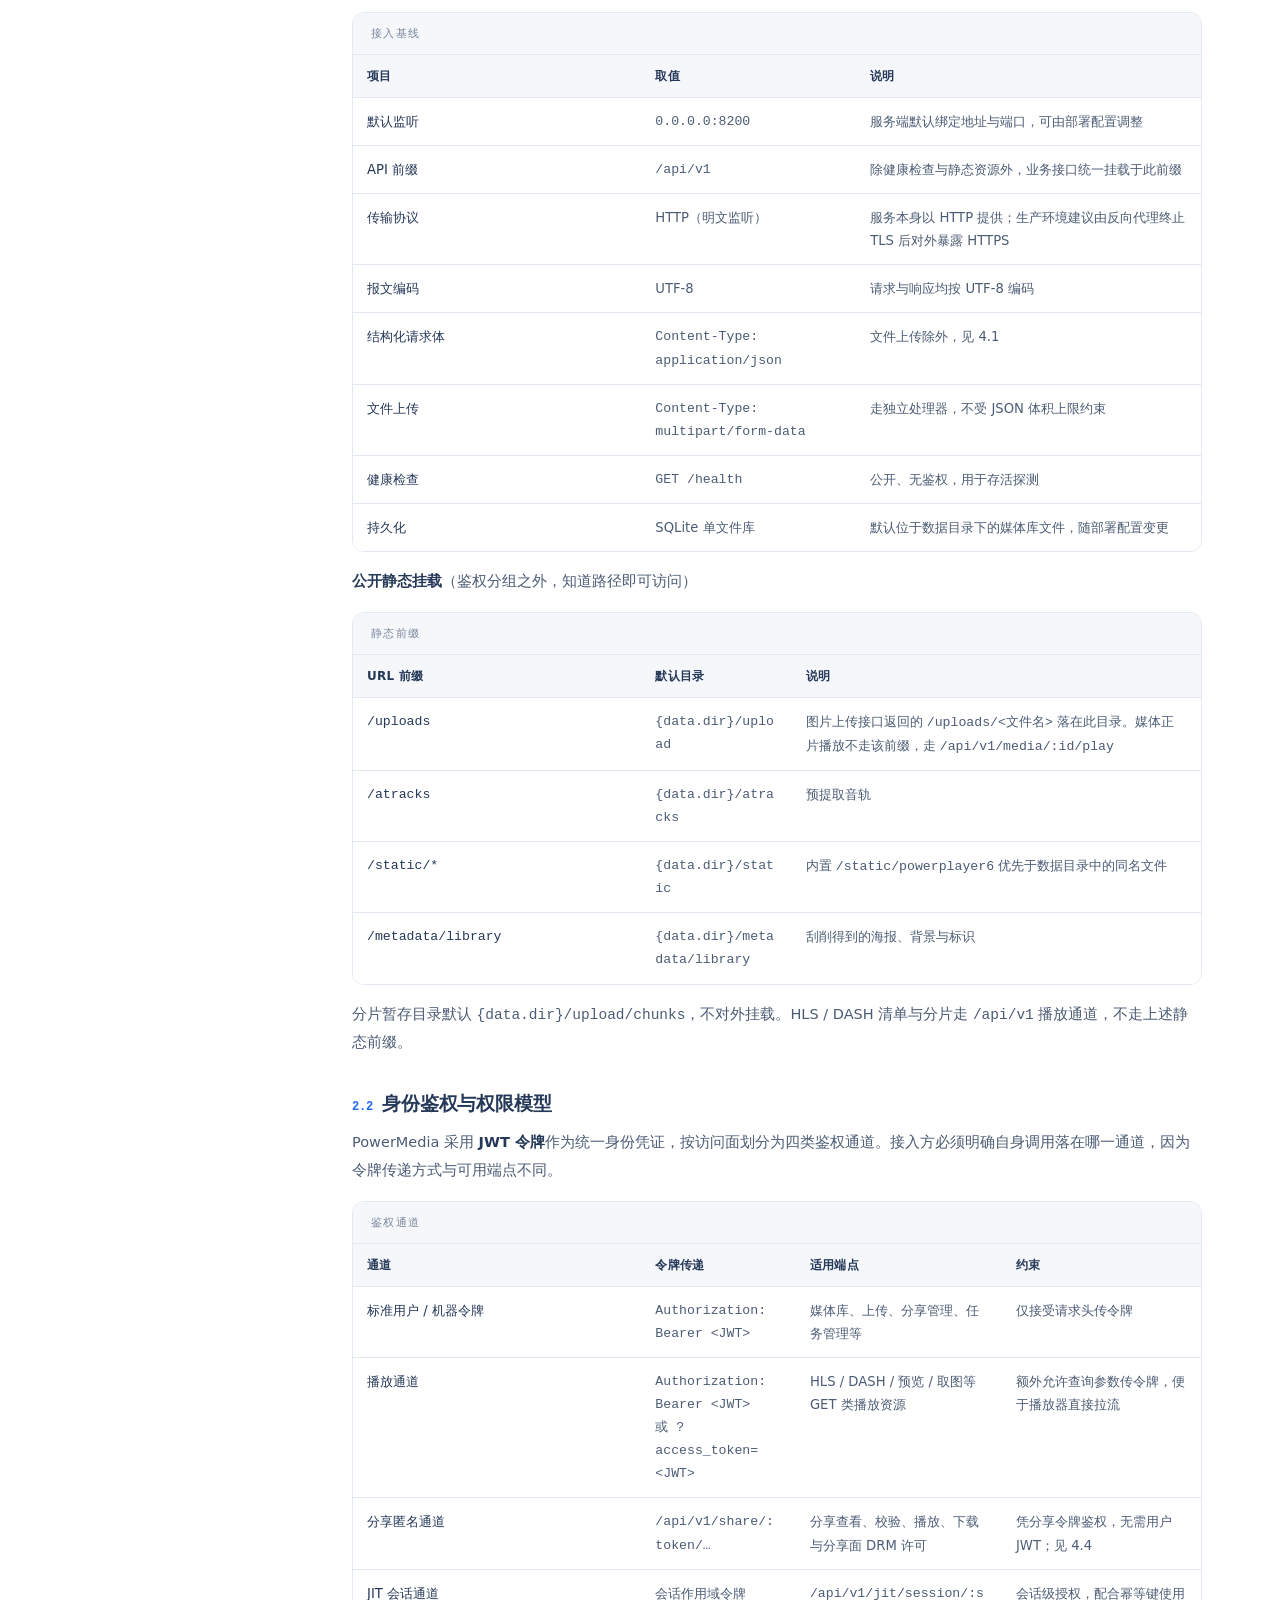
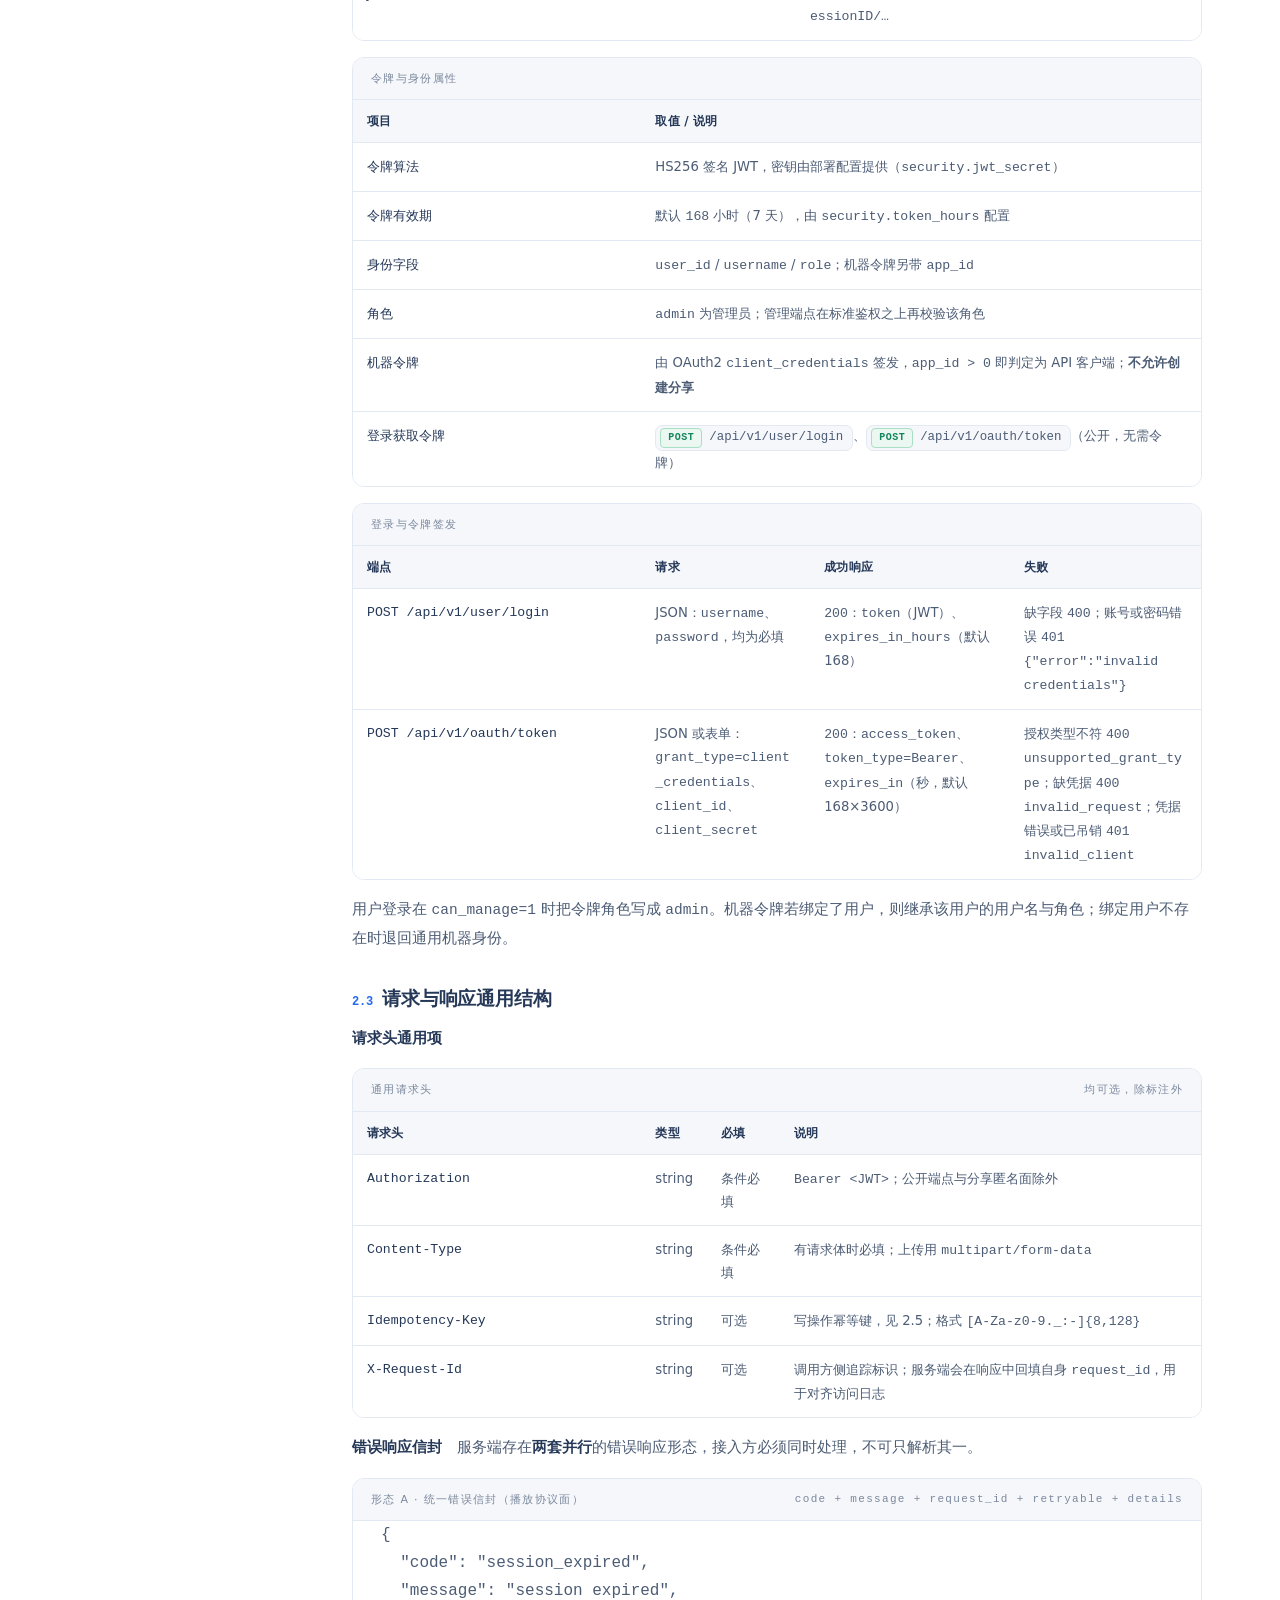
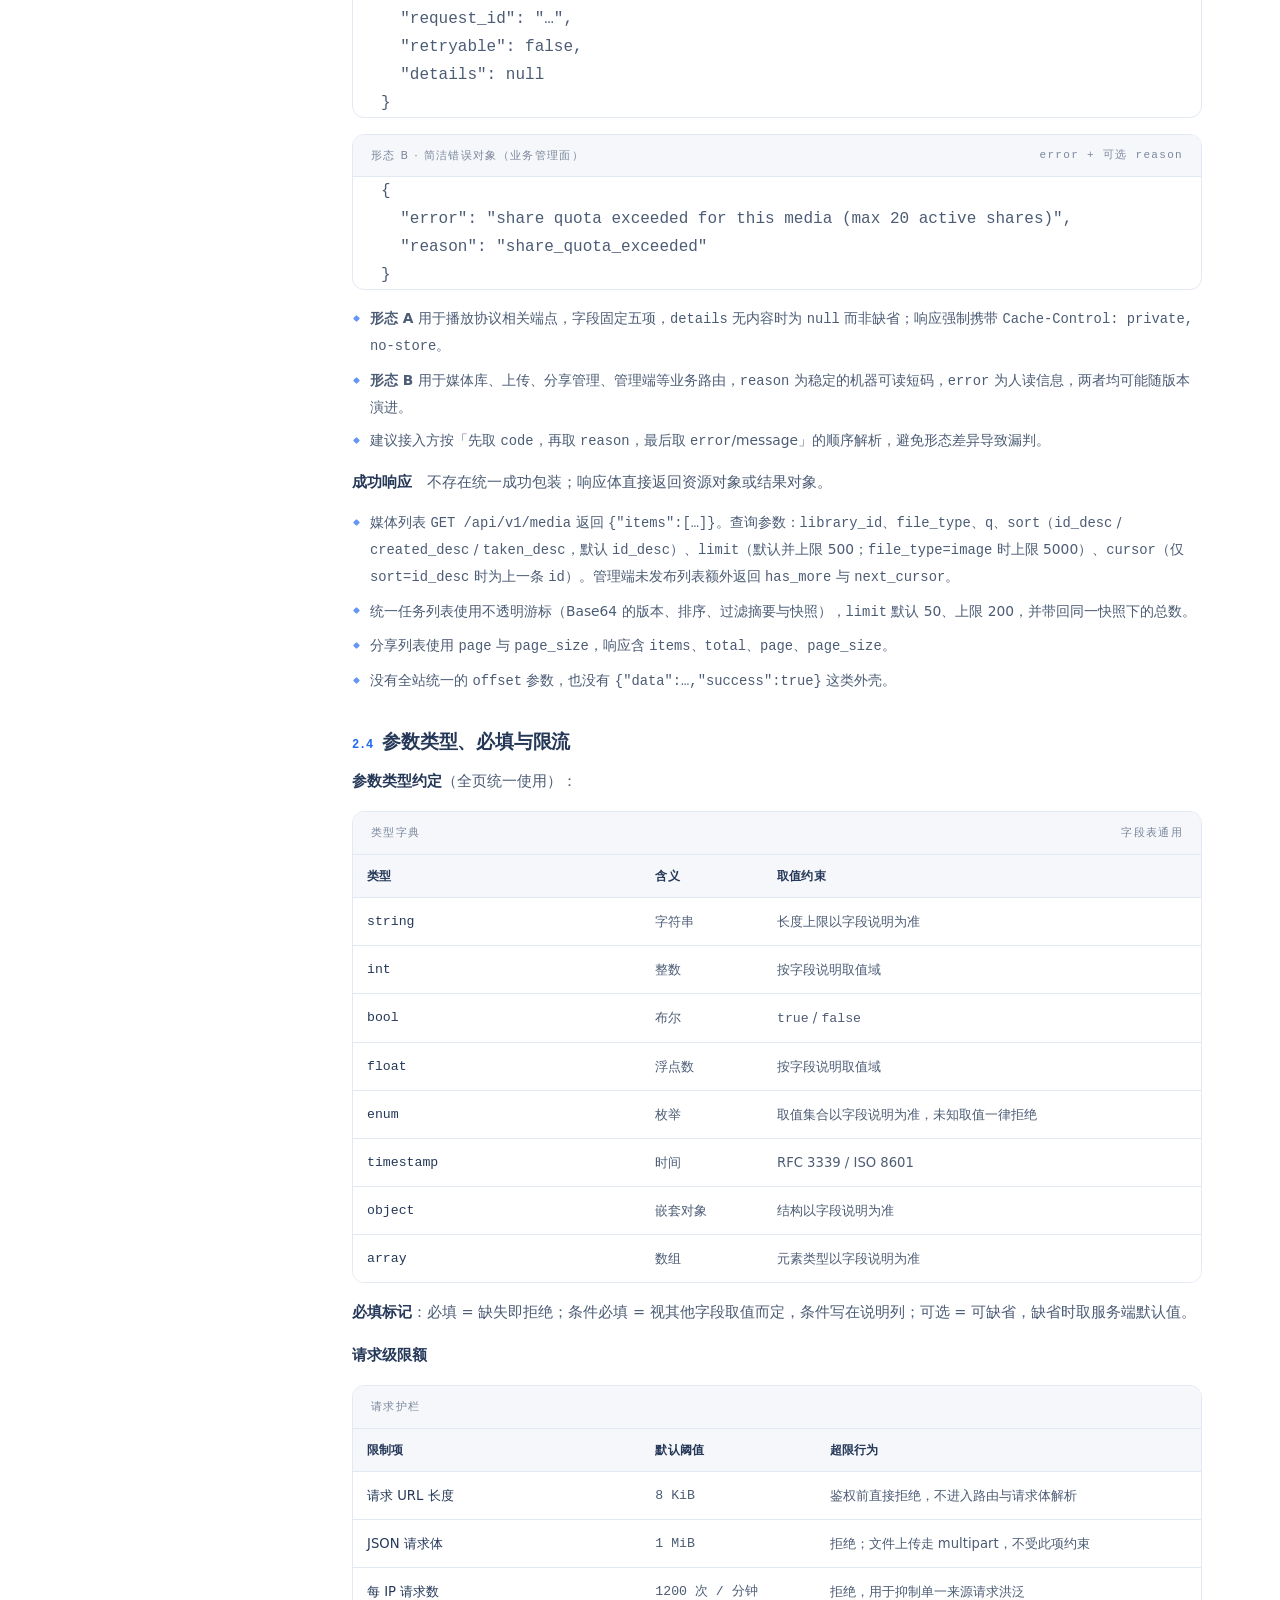
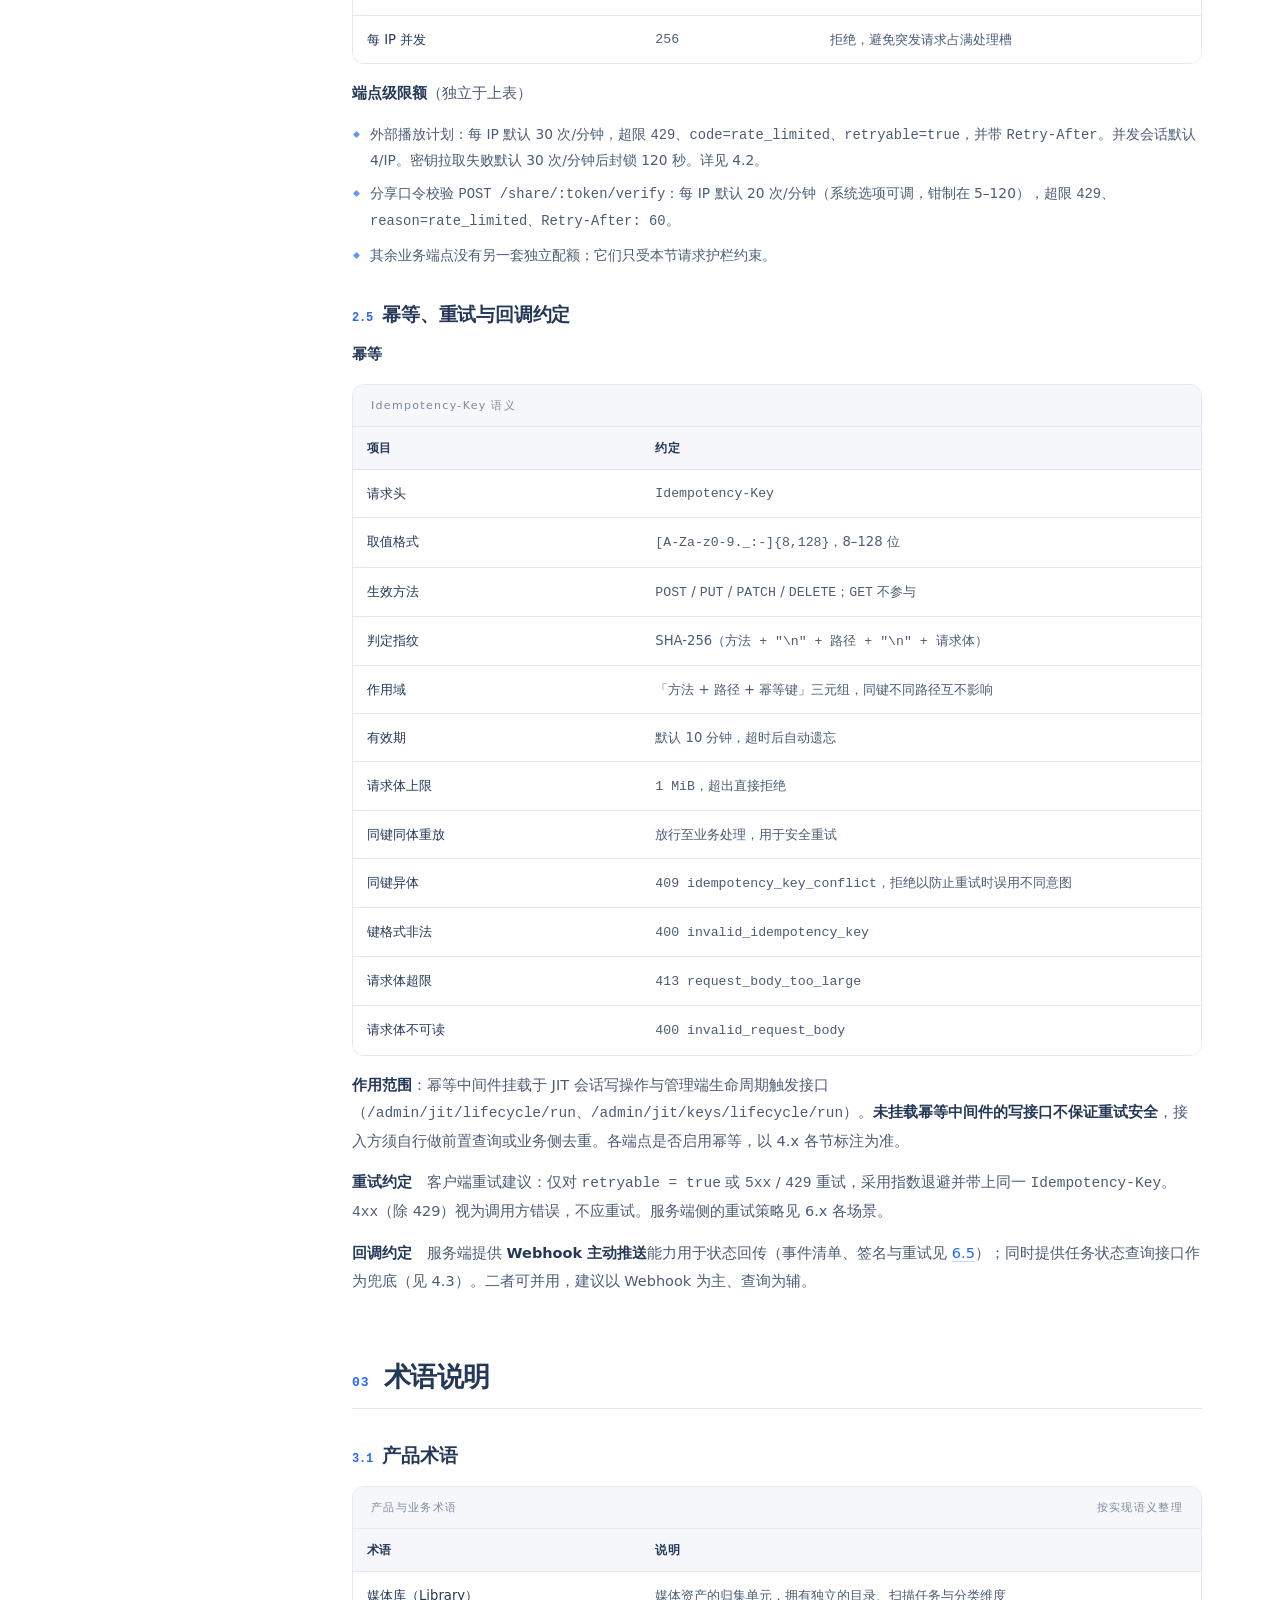
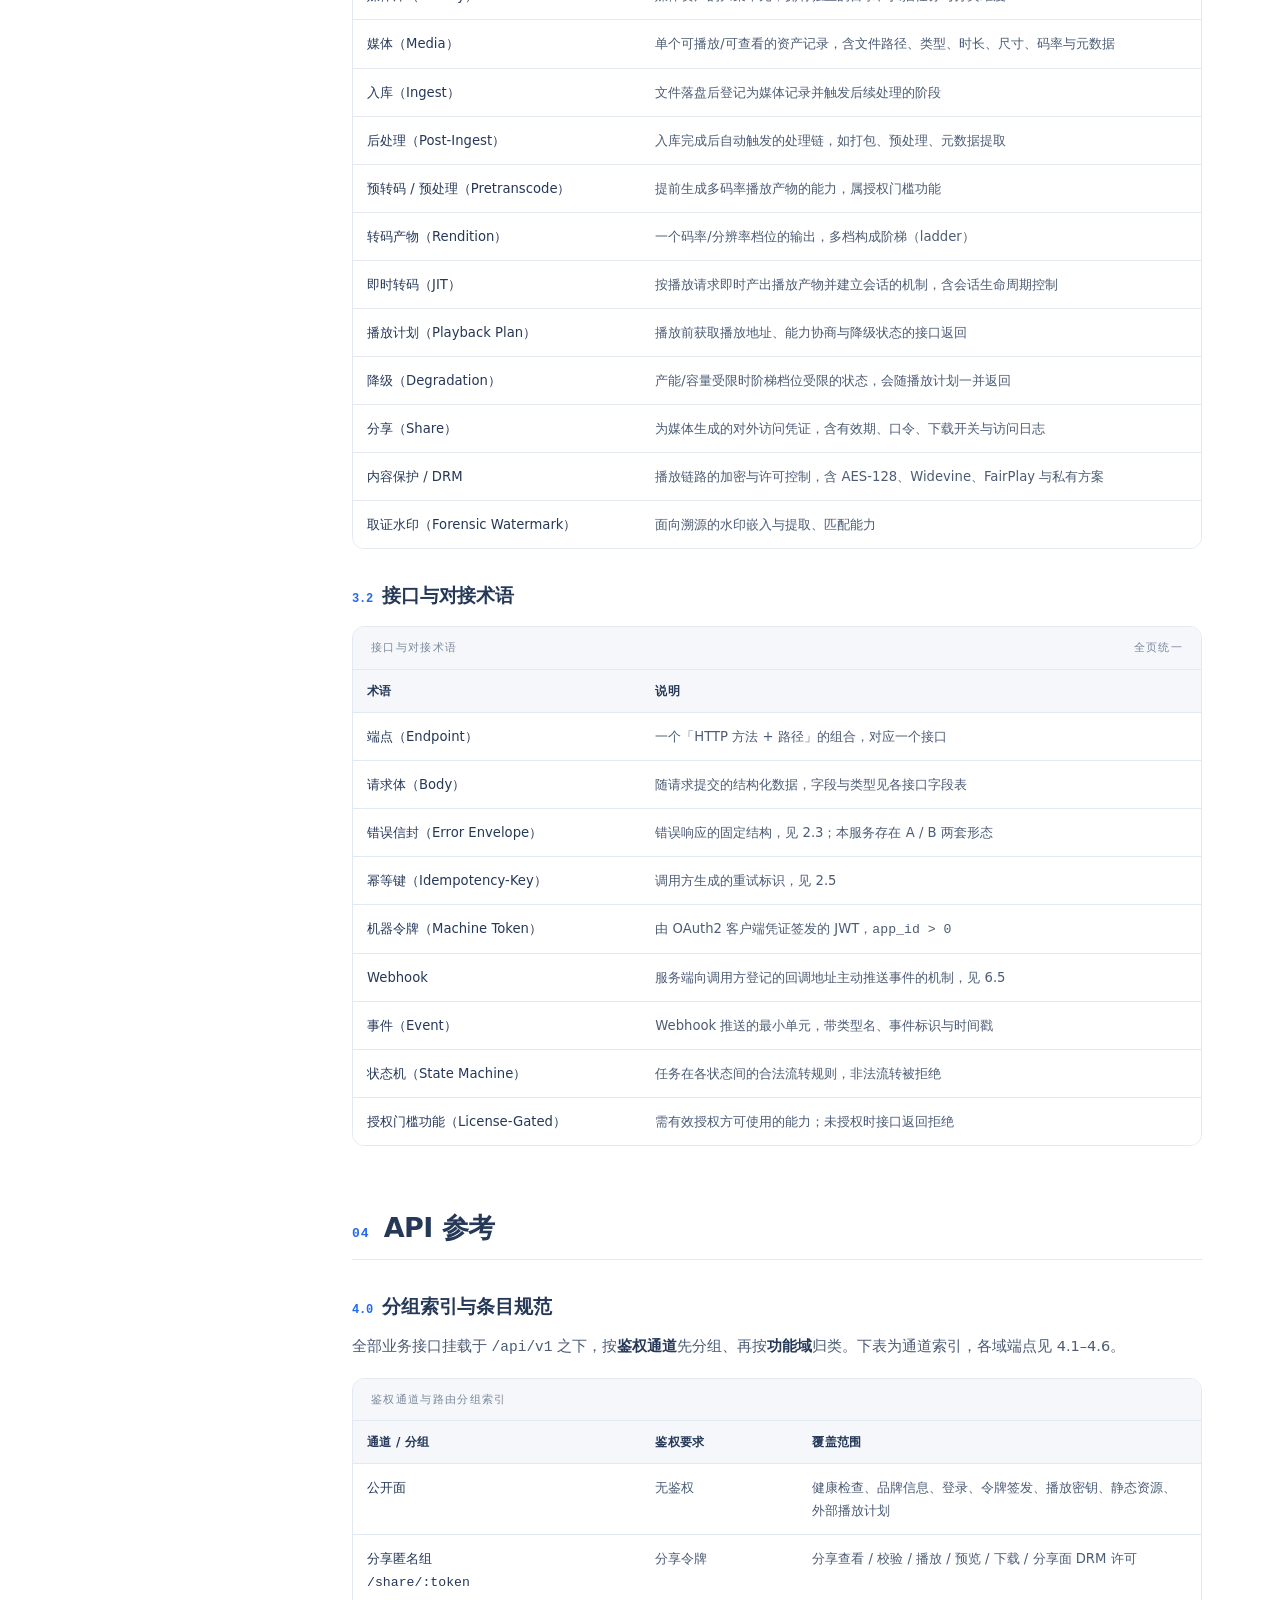
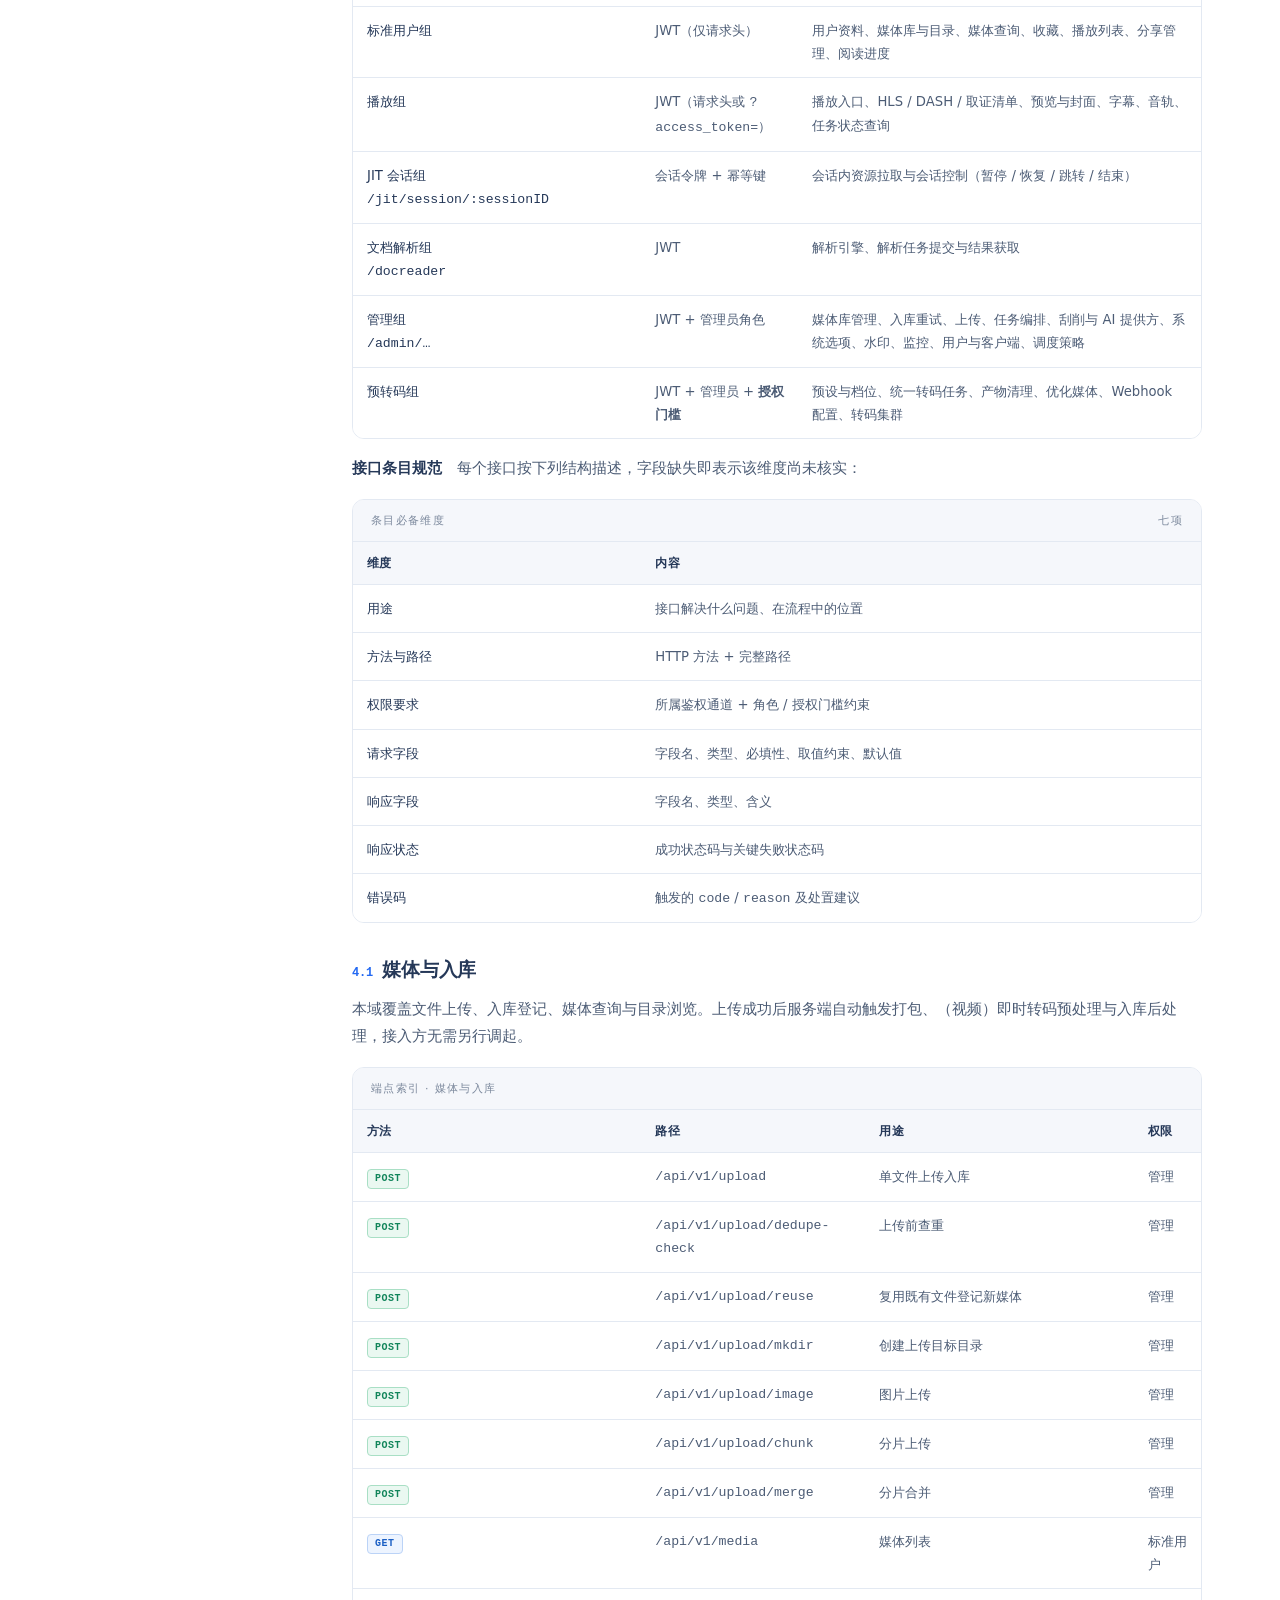
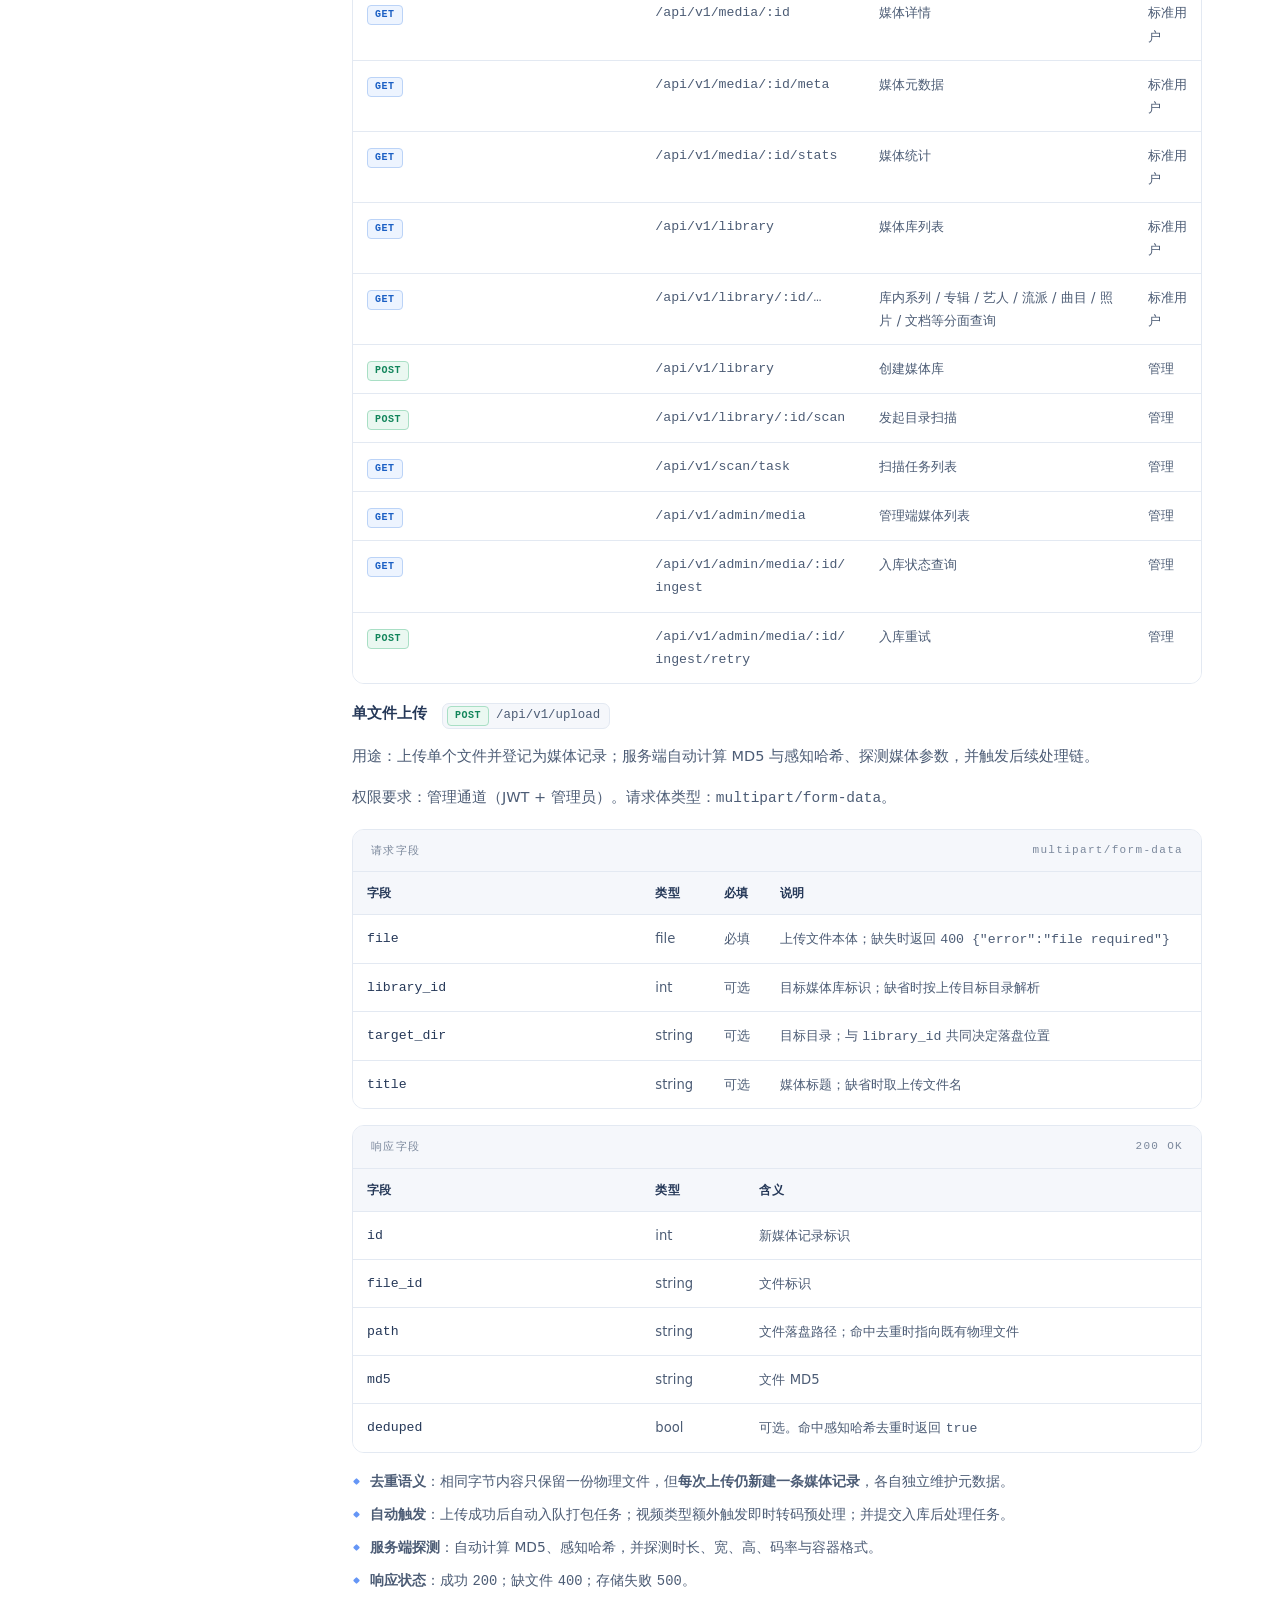
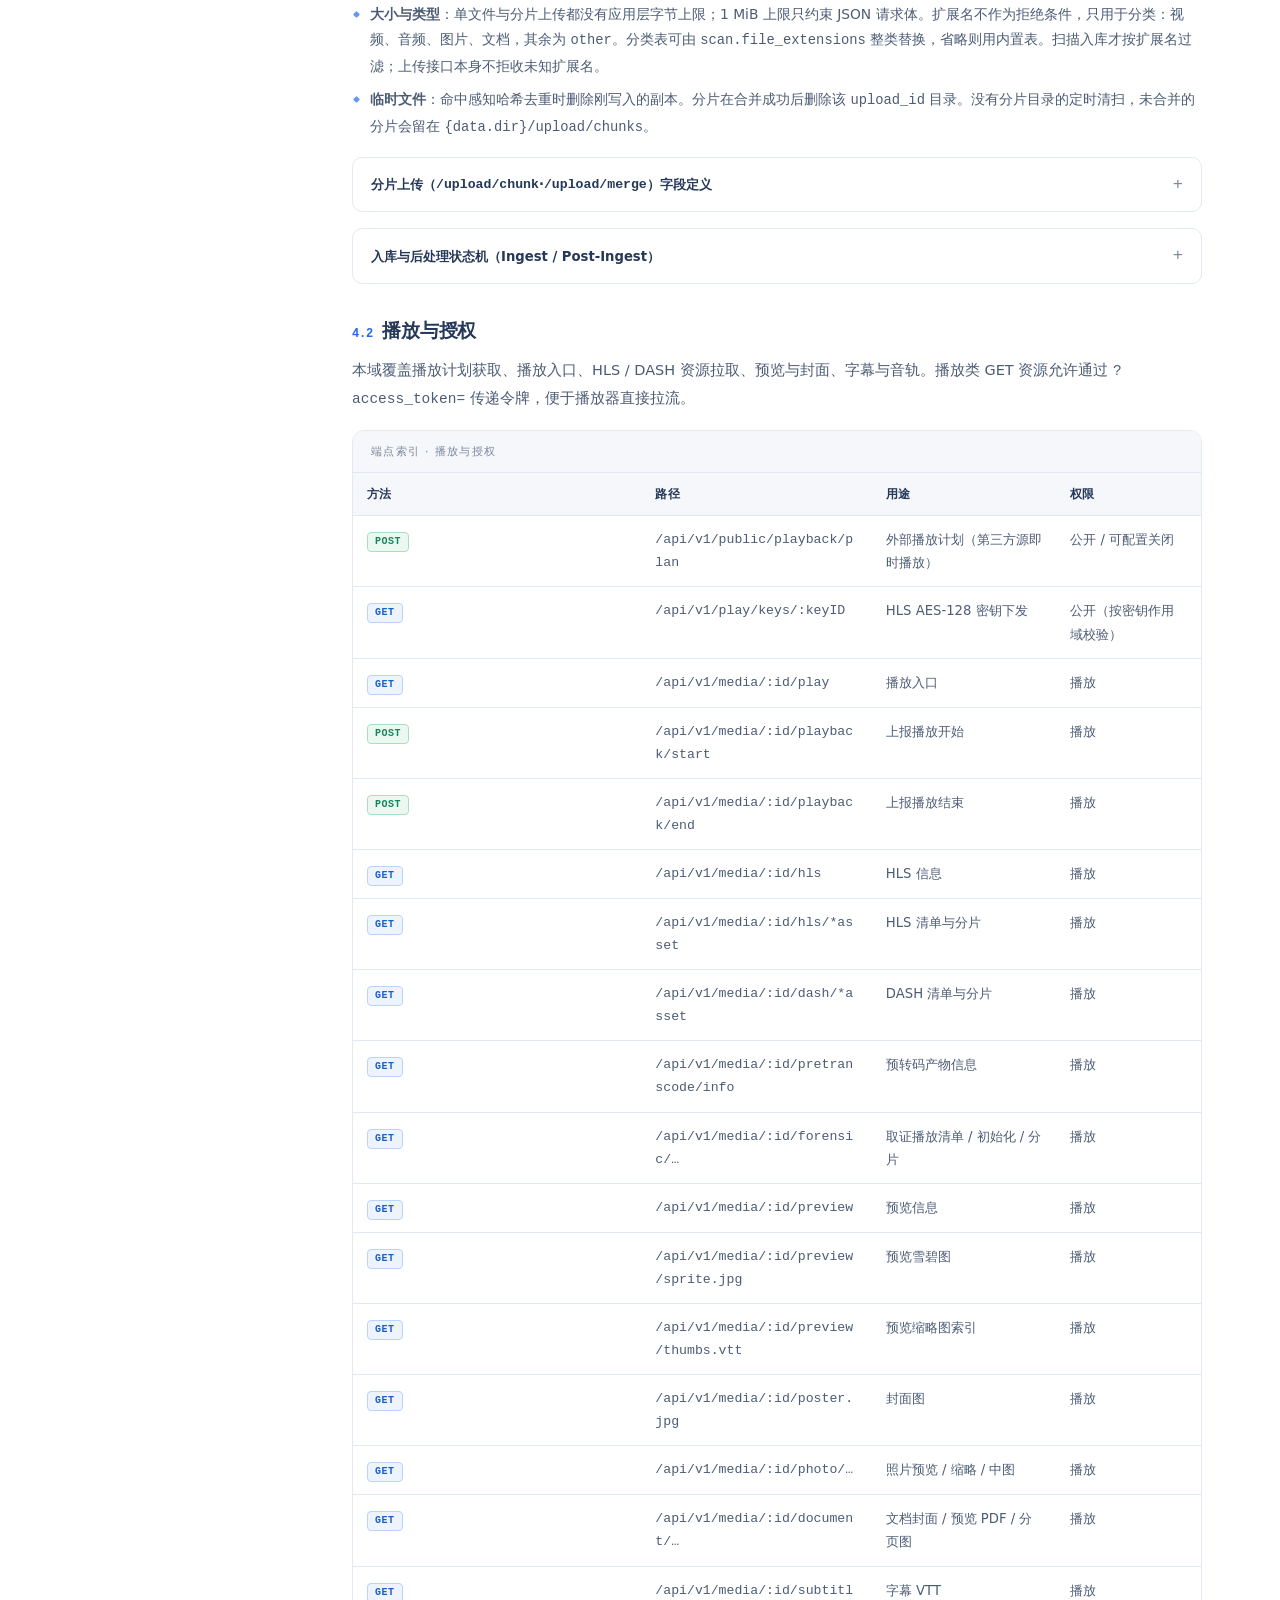
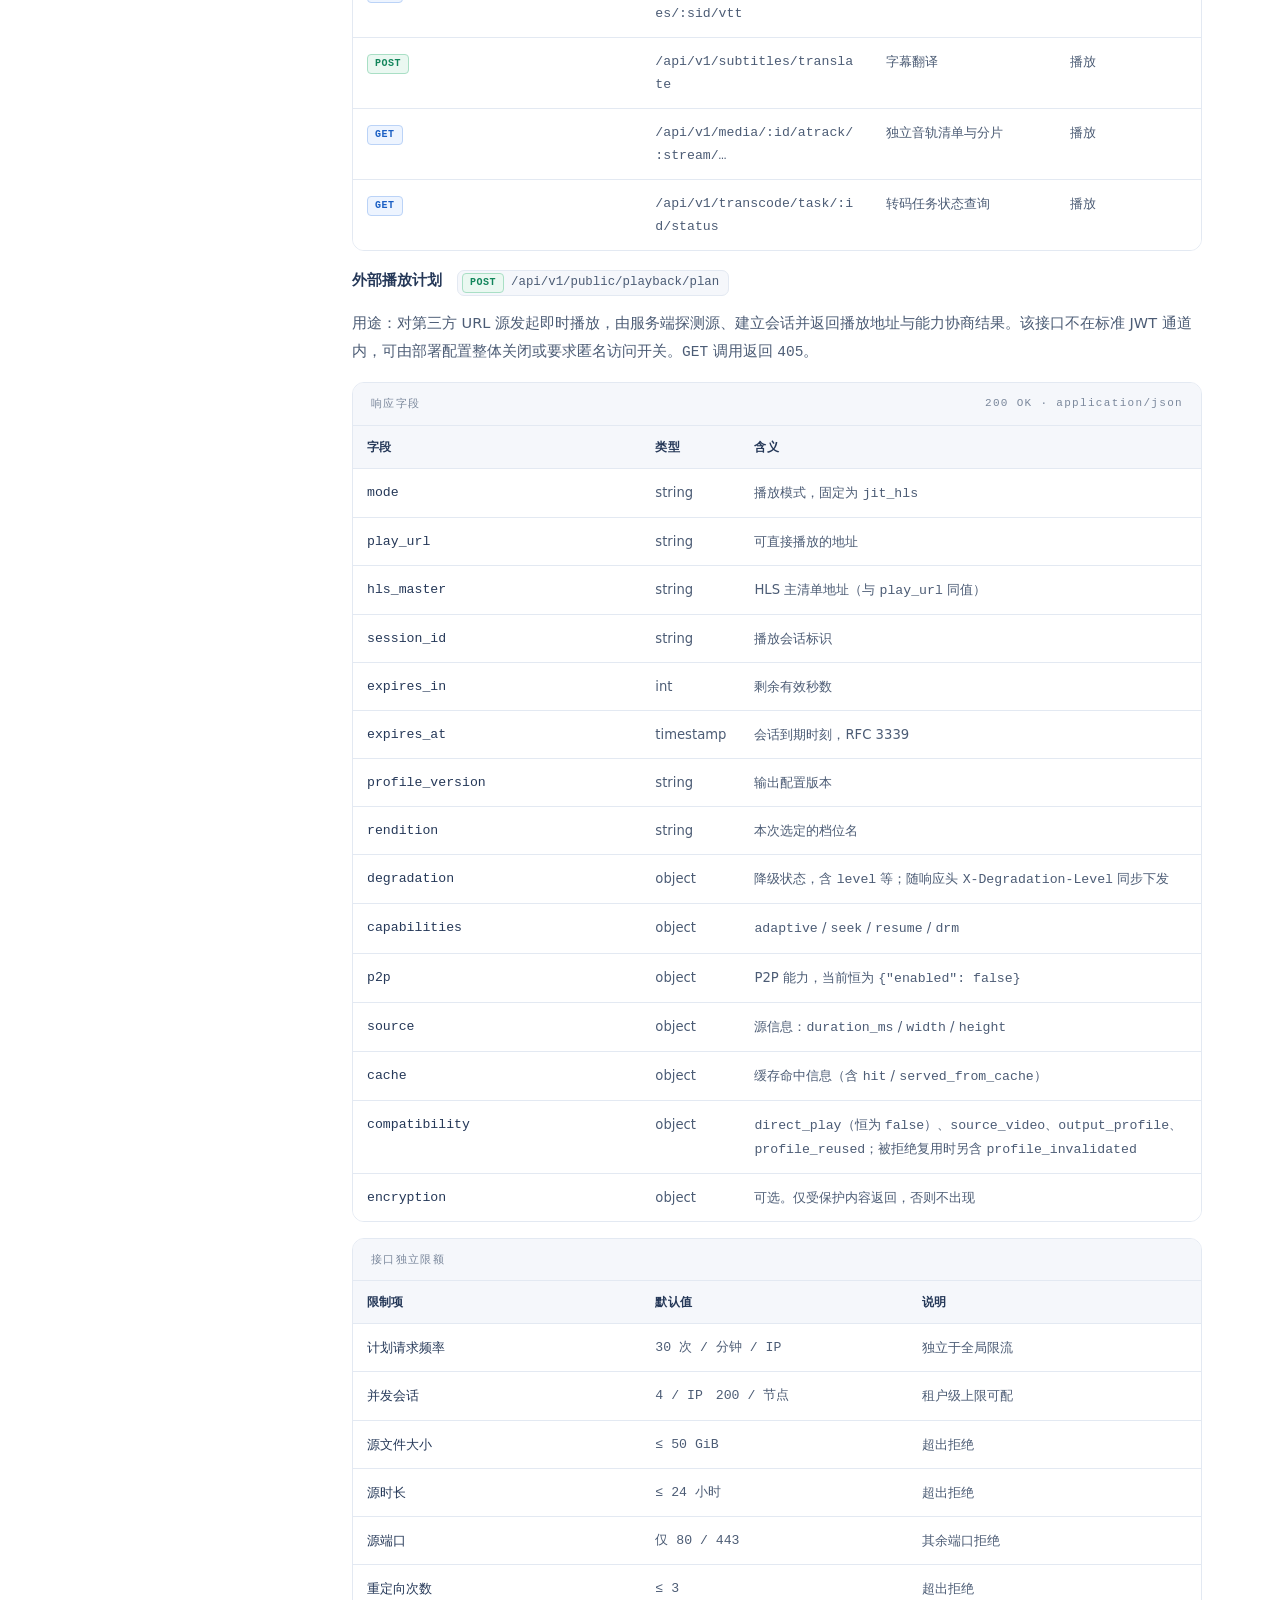
<file: docs.html>
<!DOCTYPE html>
<html lang="zh-CN">
<head>
<meta charset="UTF-8">
<meta name="viewport" content="width=device-width, initial-scale=1">
<title>开发者文档 · PowerMedia 智能媒体服务器</title>
<meta name="description" content="PowerMedia 开发者文档：API 参考（按功能模块分组，含请求/响应字段、参数类型、必填项、权限要求、状态码与错误码）、系统对接说明（上传 / 转码 / 分享 / AI 媒体处理）、Webhook 事件、术语说明与更新记录。">
<meta name="keywords" content="PowerMedia,开发者文档,API 参考,接口文档,系统对接,Webhook,幂等,错误码,技术文档">
<meta name="robots" content="index,follow">
<link rel="icon" href="assets/img/favicon.svg" type="image/svg+xml">
<link rel="stylesheet" href="assets/css/site.css">
</head>
<body>

<!-- ======================= 顶部导航 ======================= -->
<header class="site-header">
  <div class="wrap header-inner">
    <a class="brand" href="index.html" aria-label="PowerMedia 首页">
      <img class="brand-mark" src="assets/img/logo.svg" alt="" width="34" height="34">
      <span class="brand-text">
        <span class="brand-name">PowerMedia</span>
        <span class="brand-sub">智能媒体服务器</span>
      </span>
    </a>
    <nav class="nav" aria-label="主导航">
      <a href="index.html">首页</a>
      <a href="features.html">产品能力</a>
      <a href="security.html">内容保护</a>
      <a href="solutions.html">解决方案</a>
      <a href="editions.html">版本与授权</a>
      <a href="tech.html">技术规格</a>
      <a href="contact.html">联系我们</a>
    </nav>
    <div class="header-cta">
      <a class="btn btn--ghost btn--sm is-current" href="docs.html" aria-current="page">技术文档</a>
      <a class="btn btn--primary btn--sm" href="contact.html">预约演示</a>
    </div>
    <button class="nav-toggle" type="button" aria-label="打开导航菜单" aria-expanded="false" aria-controls="mobile-nav">
      <span></span><span></span><span></span>
    </button>
  </div>
</header>
<nav class="mobile-nav" id="mobile-nav" aria-label="移动端导航">
  <a href="index.html">首页</a>
  <a href="features.html">产品能力</a>
  <a href="security.html">内容保护</a>
  <a href="solutions.html">解决方案</a>
  <a href="editions.html">版本与授权</a>
  <a href="tech.html">技术规格</a>
  <a href="docs.html">技术文档</a>
  <a href="contact.html">联系我们</a>
  <a class="btn btn--primary" href="contact.html">预约产品演示</a>
</nav>

<main>

<!-- ======================= 页首 ======================= -->
<section class="page-hero page-hero--doc">
  <div class="hero-grid-bg" aria-hidden="true"></div>
  <div class="wrap" style="position:relative">
    <div class="crumbs"><a href="index.html">首页</a><span>/</span>技术文档</div>
    <div class="doc-hero-badges">
      <span class="stamp stamp--ok">文档状态 · 源码核对版</span>
      <span class="mono doc-hero-ver">DOC v0.3.2</span>
    </div>
    <h1>开发者文档</h1>
    <p>面向集成方、实施与运维人员的接口参考与系统对接说明。接口路径、字段、状态码与流程可直接对接。接口未规定的组织时效与合规策略，正文直接说明。</p>
    <div class="doc-hero-links">
      <a class="link-arrow" href="tech.html">查看技术规格与部署要求
        <svg viewBox="0 0 24 24" fill="none" stroke="currentColor" stroke-width="2" stroke-linecap="round" stroke-linejoin="round" aria-hidden="true"><path d="M5 12h14M13 6l6 6-6 6"/></svg>
      </a>
      <a class="link-arrow" href="contact.html">索取交付版文档包
        <svg viewBox="0 0 24 24" fill="none" stroke="currentColor" stroke-width="2" stroke-linecap="round" stroke-linejoin="round" aria-hidden="true"><path d="M5 12h14M13 6l6 6-6 6"/></svg>
      </a>
    </div>
  </div>
</section>

<!-- ======================= 文档元信息条 ======================= -->
<div class="doc-meta">
  <div class="wrap doc-meta-inner">
    <div class="m"><span class="k">文档版本</span><span class="v mono">v0.3.2</span></div>
    <div class="m"><span class="k">文档状态</span><span class="v">源码核对版</span></div>
    <div class="m"><span class="k">适用产品版本</span><span class="v">PowerMedia 服务端</span></div>
    <div class="m"><span class="k">最后更新</span><span class="v mono">2026-11-06</span></div>
    <div class="m"><span class="k">维护责任方</span><span class="v">见第 8 节公开联系方式</span></div>
  </div>
</div>

<div class="wrap doc-shell">

  <!-- ======================= 侧边目录 ======================= -->
  <aside class="doc-side">
    <div class="toc-search">
      <svg viewBox="0 0 24 24" fill="none" stroke="currentColor" stroke-width="2" stroke-linecap="round" aria-hidden="true"><circle cx="11" cy="11" r="7"/><path d="m20 20-3.6-3.6"/></svg>
      <input id="toc-search" type="search" placeholder="检索目录…" aria-label="检索文档目录" autocomplete="off">
    </div>
    <nav class="doc-toc" aria-label="文档目录">
      <p class="toc-empty" id="toc-empty" hidden>无匹配的目录项</p>

      <div class="toc-group">
        <div class="toc-h">导读</div>
        <a class="lv1" href="#s1"><span class="n">01</span>文档说明</a>
        <a class="lv2" href="#s1-1"><span class="n">1.1</span>适用范围与读者</a>
        <a class="lv2" href="#s1-2"><span class="n">1.2</span>版本与状态标识</a>
      </div>
      <div class="toc-group">
        <div class="toc-h">规范</div>
        <a class="lv1" href="#s2"><span class="n">02</span>通用约定</a>
        <a class="lv2" href="#s2-1"><span class="n">2.1</span>服务地址与通信协议</a>
        <a class="lv2" href="#s2-2"><span class="n">2.2</span>身份鉴权与权限模型</a>
        <a class="lv2" href="#s2-3"><span class="n">2.3</span>请求与响应通用结构</a>
        <a class="lv2" href="#s2-4"><span class="n">2.4</span>参数类型、必填与限流</a>
        <a class="lv2" href="#s2-5"><span class="n">2.5</span>幂等、重试与回调约定</a>
        <a class="lv1" href="#s3"><span class="n">03</span>术语说明</a>
        <a class="lv2" href="#s3-1"><span class="n">3.1</span>产品术语</a>
        <a class="lv2" href="#s3-2"><span class="n">3.2</span>接口与对接术语</a>
      </div>
      <div class="toc-group">
        <div class="toc-h">API 参考</div>
        <a class="lv1" href="#s4"><span class="n">04</span>API 参考</a>
        <a class="lv2" href="#s4-0"><span class="n">4.0</span>分组索引与条目规范</a>
        <a class="lv2" href="#s4-1"><span class="n">4.1</span>媒体与入库</a>
        <a class="lv2" href="#s4-2"><span class="n">4.2</span>播放与授权</a>
        <a class="lv2" href="#s4-3"><span class="n">4.3</span>转码与任务</a>
        <a class="lv2" href="#s4-4"><span class="n">4.4</span>内容保护与分享</a>
        <a class="lv2" href="#s4-5"><span class="n">4.5</span>AI 媒体处理</a>
        <a class="lv2" href="#s4-6"><span class="n">4.6</span>平台与系统</a>
        <a class="lv2" href="#s4-7"><span class="n">4.7</span>其他</a>
        <a class="lv1" href="#s5"><span class="n">05</span>响应状态与错误码</a>
        <a class="lv2" href="#s5-1"><span class="n">5.1</span>HTTP 状态通用语义</a>
        <a class="lv2" href="#s5-2"><span class="n">5.2</span>统一错误信封与错误码表</a>
        <a class="lv2" href="#s5-3"><span class="n">5.3</span>错误处理与排查约定</a>
      </div>
      <div class="toc-group">
        <div class="toc-h">系统对接</div>
        <a class="lv1" href="#s6"><span class="n">06</span>系统对接说明</a>
        <a class="lv2" href="#s6-0"><span class="n">6.0</span>通用对接框架</a>
        <a class="lv2" href="#s6-1"><span class="n">6.1</span>上传对接</a>
        <a class="lv2" href="#s6-2"><span class="n">6.2</span>转码对接</a>
        <a class="lv2" href="#s6-3"><span class="n">6.3</span>分享对接</a>
        <a class="lv2" href="#s6-4"><span class="n">6.4</span>AI 媒体处理对接</a>
        <a class="lv2" href="#s6-5"><span class="n">6.5</span>Webhook 事件订阅</a>
      </div>
      <div class="toc-group">
        <div class="toc-h">维护</div>
        <a class="lv1" href="#s7"><span class="n">07</span>版本与更新记录</a>
        <a class="lv1" href="#s8"><span class="n">08</span>反馈与文档获取</a>
      </div>
    </nav>
    <div class="doc-side-foot">
      <span class="mono">DOC v0.3.2 · 2026-11-06</span>
      <a href="#s8">反馈与文档获取 <span aria-hidden="true">→</span></a>
    </div>
  </aside>

  <!-- ======================= 正文 ======================= -->
  <article class="doc-main">

    <!-- ============ 01 文档说明 ============ -->
    <section class="doc-section" id="s1">
      <h2 class="doc-h2" id="h-s1"><span class="doc-num">01</span>文档说明<a class="doc-anchor" href="#s1" aria-label="本节锚点">#</a></h2>

      <h3 class="doc-h3" id="s1-1"><span class="doc-num">1.1</span>适用范围与读者</h3>
      <p>本页面向需要与 PowerMedia 智能媒体服务器进行系统集成或二次开发的技术人员，覆盖以下读者：</p>
      <ul class="doc-list">
        <li><b>集成方开发人员</b>：需要调用上传、查询、播放授权、分享与任务类接口完成业务系统对接。</li>
        <li><b>实施与运维人员</b>：需要了解鉴权模型、限流阈值、状态机流转、回调机制与异常处理约定。</li>
        <li><b>测试与验收人员</b>：需要依据状态码、错误码与幂等语义设计用例并核对结果。</li>
      </ul>
      <p>本页不覆盖产品功能说明与部署拓扑，相关内容见 <a href="features.html">产品能力</a>、<a href="tech.html">技术规格</a> 与 <a href="security.html">内容保护</a>。</p>

      <h3 class="doc-h3" id="s1-2"><span class="doc-num">1.2</span>版本与状态标识</h3>
      <p>文档版本采用三段式编号，独立于产品版本演进：</p>
      <div class="doc-template">
        <div class="doc-template-h"><span>版本号语义</span><span class="mono">MAJOR.MINOR.PATCH</span></div>
        <div class="table-scroll">
        <table class="compare">
          <thead><tr><th>字段</th><th>含义</th><th>变更触发</th></tr></thead>
          <tbody>
            <tr><td>MAJOR</td><td>结构性调整：分组重组、错误码体系变更、鉴权模型变化</td><td>需重新评估既有集成</td></tr>
            <tr><td>MINOR</td><td>新增接口、新增字段、新增事件类型</td><td>向后兼容，可增量接入</td></tr>
            <tr><td>PATCH</td><td>勘误、表述修正、补充示例</td><td>不影响调用行为</td></tr>
          </tbody>
        </table>
        </div>
      </div>
      <p>本页当前为 <span class="mono">v0.3.2</span>。文档状态取值：</p>
      <ul class="doc-list">
        <li><b>源码核对版</b>（当前）：路径、字段与状态码已写明；接口未规定的组织时效与合规策略也已直接标明，不再占位。</li>
        <li><b>正式版</b>：在核对版之上补齐每个端点的完整调用示例。</li>
        <li><b>历史版</b>：仅供回溯，不作为对接依据。</li>
      </ul>
    </section>

    <!-- ============ 02 通用约定 ============ -->
    <section class="doc-section" id="s2">
      <h2 class="doc-h2" id="h-s2"><span class="doc-num">02</span>通用约定<a class="doc-anchor" href="#s2" aria-label="本节锚点">#</a></h2>

      <h3 class="doc-h3" id="s2-1"><span class="doc-num">2.1</span>服务地址与通信协议</h3>
      <div class="doc-template">
        <div class="doc-template-h"><span>接入基线</span></div>
        <div class="table-scroll">
        <table class="compare">
          <thead><tr><th>项目</th><th>取值</th><th>说明</th></tr></thead>
          <tbody>
            <tr><td>默认监听</td><td class="mono">0.0.0.0:8200</td><td>服务端默认绑定地址与端口，可由部署配置调整</td></tr>
            <tr><td>API 前缀</td><td class="mono">/api/v1</td><td>除健康检查与静态资源外，业务接口统一挂载于此前缀</td></tr>
            <tr><td>传输协议</td><td>HTTP（明文监听）</td><td>服务本身以 HTTP 提供；生产环境建议由反向代理终止 TLS 后对外暴露 HTTPS</td></tr>
            <tr><td>报文编码</td><td>UTF-8</td><td>请求与响应均按 UTF-8 编码</td></tr>
            <tr><td>结构化请求体</td><td class="mono">Content-Type: application/json</td><td>文件上传除外，见 4.1</td></tr>
            <tr><td>文件上传</td><td class="mono">Content-Type: multipart/form-data</td><td>走独立处理器，不受 JSON 体积上限约束</td></tr>
            <tr><td>健康检查</td><td class="mono">GET /health</td><td>公开、无鉴权，用于存活探测</td></tr>
            <tr><td>持久化</td><td>SQLite 单文件库</td><td>默认位于数据目录下的媒体库文件，随部署配置变更</td></tr>
          </tbody>
        </table>
        </div>
      </div>
      <p><b>公开静态挂载</b>（鉴权分组之外，知道路径即可访问）</p>
      <div class="doc-template">
        <div class="doc-template-h"><span>静态前缀</span></div>
        <div class="table-scroll">
        <table class="compare">
          <thead><tr><th>URL 前缀</th><th>默认目录</th><th>说明</th></tr></thead>
          <tbody>
            <tr><td class="mono">/uploads</td><td class="mono">{data.dir}/upload</td><td>图片上传接口返回的 <span class="mono">/uploads/&lt;文件名&gt;</span> 落在此目录。媒体正片播放不走该前缀，走 <span class="mono">/api/v1/media/:id/play</span></td></tr>
            <tr><td class="mono">/atracks</td><td class="mono">{data.dir}/atracks</td><td>预提取音轨</td></tr>
            <tr><td class="mono">/static/*</td><td class="mono">{data.dir}/static</td><td>内置 <span class="mono">/static/powerplayer6</span> 优先于数据目录中的同名文件</td></tr>
            <tr><td class="mono">/metadata/library</td><td class="mono">{data.dir}/metadata/library</td><td>刮削得到的海报、背景与标识</td></tr>
          </tbody>
        </table>
        </div>
      </div>
      <p class="small muted">分片暂存目录默认 <span class="mono">{data.dir}/upload/chunks</span>，不对外挂载。HLS / DASH 清单与分片走 <span class="mono">/api/v1</span> 播放通道，不走上述静态前缀。</p>

      <h3 class="doc-h3" id="s2-2"><span class="doc-num">2.2</span>身份鉴权与权限模型</h3>
      <p>PowerMedia 采用 <b>JWT 令牌</b>作为统一身份凭证，按访问面划分为四类鉴权通道。接入方必须明确自身调用落在哪一通道，因为令牌传递方式与可用端点不同。</p>
      <div class="doc-template">
        <div class="doc-template-h"><span>鉴权通道</span></div>
        <div class="table-scroll">
        <table class="compare">
          <thead><tr><th>通道</th><th>令牌传递</th><th>适用端点</th><th>约束</th></tr></thead>
          <tbody>
            <tr><td>标准用户 / 机器令牌</td><td class="mono">Authorization: Bearer &lt;JWT&gt;</td><td>媒体库、上传、分享管理、任务管理等</td><td>仅接受请求头传令牌</td></tr>
            <tr><td>播放通道</td><td class="mono">Authorization: Bearer &lt;JWT&gt;<br>或 ?access_token=&lt;JWT&gt;</td><td>HLS / DASH / 预览 / 取图等 GET 类播放资源</td><td>额外允许查询参数传令牌，便于播放器直接拉流</td></tr>
            <tr><td>分享匿名通道</td><td class="mono">/api/v1/share/:token/…</td><td>分享查看、校验、播放、下载与分享面 DRM 许可</td><td>凭分享令牌鉴权，无需用户 JWT；见 4.4</td></tr>
            <tr><td>JIT 会话通道</td><td>会话作用域令牌</td><td class="mono">/api/v1/jit/session/:sessionID/…</td><td>会话级授权，配合幂等键使用</td></tr>
          </tbody>
        </table>
        </div>
      </div>
      <div class="doc-template">
        <div class="doc-template-h"><span>令牌与身份属性</span></div>
        <div class="table-scroll">
        <table class="compare">
          <thead><tr><th>项目</th><th>取值 / 说明</th></tr></thead>
          <tbody>
            <tr><td>令牌算法</td><td>HS256 签名 JWT，密钥由部署配置提供（<span class="mono">security.jwt_secret</span>）</td></tr>
            <tr><td>令牌有效期</td><td>默认 <span class="mono">168</span> 小时（7 天），由 <span class="mono">security.token_hours</span> 配置</td></tr>
            <tr><td>身份字段</td><td><span class="mono">user_id</span> / <span class="mono">username</span> / <span class="mono">role</span>；机器令牌另带 <span class="mono">app_id</span></td></tr>
            <tr><td>角色</td><td><span class="mono">admin</span> 为管理员；管理端点在标准鉴权之上再校验该角色</td></tr>
            <tr><td>机器令牌</td><td>由 OAuth2 <span class="mono">client_credentials</span> 签发，<span class="mono">app_id &gt; 0</span> 即判定为 API 客户端；<b>不允许创建分享</b></td></tr>
            <tr><td>登录获取令牌</td><td><span class="ep"><span class="meth meth--post">POST</span><span class="p">/api/v1/user/login</span></span>、<span class="ep"><span class="meth meth--post">POST</span><span class="p">/api/v1/oauth/token</span></span>（公开，无需令牌）</td></tr>
          </tbody>
        </table>
        </div>
      </div>
      <div class="doc-template">
        <div class="doc-template-h"><span>登录与令牌签发</span></div>
        <div class="table-scroll">
        <table class="compare">
          <thead><tr><th>端点</th><th>请求</th><th>成功响应</th><th>失败</th></tr></thead>
          <tbody>
            <tr><td class="mono">POST /api/v1/user/login</td><td>JSON：<span class="mono">username</span>、<span class="mono">password</span>，均为必填</td><td><span class="mono">200</span>：<span class="mono">token</span>（JWT）、<span class="mono">expires_in_hours</span>（默认 168）</td><td>缺字段 <span class="mono">400</span>；账号或密码错误 <span class="mono">401 {"error":"invalid credentials"}</span></td></tr>
            <tr><td class="mono">POST /api/v1/oauth/token</td><td>JSON 或表单：<span class="mono">grant_type=client_credentials</span>、<span class="mono">client_id</span>、<span class="mono">client_secret</span></td><td><span class="mono">200</span>：<span class="mono">access_token</span>、<span class="mono">token_type=Bearer</span>、<span class="mono">expires_in</span>（秒，默认 168×3600）</td><td>授权类型不符 <span class="mono">400 unsupported_grant_type</span>；缺凭据 <span class="mono">400 invalid_request</span>；凭据错误或已吊销 <span class="mono">401 invalid_client</span></td></tr>
          </tbody>
        </table>
        </div>
      </div>
      <p class="small muted">用户登录在 <span class="mono">can_manage=1</span> 时把令牌角色写成 <span class="mono">admin</span>。机器令牌若绑定了用户，则继承该用户的用户名与角色；绑定用户不存在时退回通用机器身份。</p>

      <h3 class="doc-h3" id="s2-3"><span class="doc-num">2.3</span>请求与响应通用结构</h3>
      <p><b>请求头通用项</b></p>
      <div class="doc-template">
        <div class="doc-template-h"><span>通用请求头</span><span>均可选，除标注外</span></div>
        <div class="table-scroll">
        <table class="compare">
          <thead><tr><th>请求头</th><th>类型</th><th>必填</th><th>说明</th></tr></thead>
          <tbody>
            <tr><td class="mono">Authorization</td><td>string</td><td>条件必填</td><td><span class="mono">Bearer &lt;JWT&gt;</span>；公开端点与分享匿名面除外</td></tr>
            <tr><td class="mono">Content-Type</td><td>string</td><td>条件必填</td><td>有请求体时必填；上传用 <span class="mono">multipart/form-data</span></td></tr>
            <tr><td class="mono">Idempotency-Key</td><td>string</td><td>可选</td><td>写操作幂等键，见 2.5；格式 <span class="mono">[A-Za-z0-9._:-]{8,128}</span></td></tr>
            <tr><td class="mono">X-Request-Id</td><td>string</td><td>可选</td><td>调用方侧追踪标识；服务端会在响应中回填自身 <span class="mono">request_id</span>，用于对齐访问日志</td></tr>
          </tbody>
        </table>
        </div>
      </div>
      <p><b>错误响应信封</b>　服务端存在<b>两套并行</b>的错误响应形态，接入方必须同时处理，不可只解析其一。</p>
      <div class="doc-template">
        <div class="doc-template-h"><span>形态 A · 统一错误信封（播放协议面）</span><span class="mono">code + message + request_id + retryable + details</span></div>
        <pre class="wrap">{
  "code": "session_expired",
  "message": "session expired",
  "request_id": "…",
  "retryable": false,
  "details": null
}</pre>
      </div>
      <div class="doc-template">
        <div class="doc-template-h"><span>形态 B · 简洁错误对象（业务管理面）</span><span class="mono">error + 可选 reason</span></div>
        <pre class="wrap">{
  "error": "share quota exceeded for this media (max 20 active shares)",
  "reason": "share_quota_exceeded"
}</pre>
      </div>
      <ul class="doc-list">
        <li><b>形态 A</b> 用于播放协议相关端点，字段固定五项，<span class="mono">details</span> 无内容时为 <span class="mono">null</span> 而非缺省；响应强制携带 <span class="mono">Cache-Control: private, no-store</span>。</li>
        <li><b>形态 B</b> 用于媒体库、上传、分享管理、管理端等业务路由，<span class="mono">reason</span> 为稳定的机器可读短码，<span class="mono">error</span> 为人读信息，两者均可能随版本演进。</li>
        <li>建议接入方按「先取 <span class="mono">code</span>，再取 <span class="mono">reason</span>，最后取 <span class="mono">error</span>/message」的顺序解析，避免形态差异导致漏判。</li>
      </ul>
      <p><b>成功响应</b>　不存在统一成功包装；响应体直接返回资源对象或结果对象。</p>
      <ul class="doc-list">
        <li>媒体列表 <span class="mono">GET /api/v1/media</span> 返回 <span class="mono">{"items":[…]}</span>。查询参数：<span class="mono">library_id</span>、<span class="mono">file_type</span>、<span class="mono">q</span>、<span class="mono">sort</span>（<span class="mono">id_desc</span> / <span class="mono">created_desc</span> / <span class="mono">taken_desc</span>，默认 <span class="mono">id_desc</span>）、<span class="mono">limit</span>（默认并上限 500；<span class="mono">file_type=image</span> 时上限 5000）、<span class="mono">cursor</span>（仅 <span class="mono">sort=id_desc</span> 时为上一条 <span class="mono">id</span>）。管理端未发布列表额外返回 <span class="mono">has_more</span> 与 <span class="mono">next_cursor</span>。</li>
        <li>统一任务列表使用不透明游标（Base64 的版本、排序、过滤摘要与快照），<span class="mono">limit</span> 默认 50、上限 200，并带回同一快照下的总数。</li>
        <li>分享列表使用 <span class="mono">page</span> 与 <span class="mono">page_size</span>，响应含 <span class="mono">items</span>、<span class="mono">total</span>、<span class="mono">page</span>、<span class="mono">page_size</span>。</li>
        <li>没有全站统一的 <span class="mono">offset</span> 参数，也没有 <span class="mono">{"data":…,"success":true}</span> 这类外壳。</li>
      </ul>

      <h3 class="doc-h3" id="s2-4"><span class="doc-num">2.4</span>参数类型、必填与限流</h3>
      <p><b>参数类型约定</b>（全页统一使用）：</p>
      <div class="doc-template">
        <div class="doc-template-h"><span>类型字典</span><span>字段表通用</span></div>
        <div class="table-scroll">
        <table class="compare">
          <thead><tr><th>类型</th><th>含义</th><th>取值约束</th></tr></thead>
          <tbody>
            <tr><td class="mono">string</td><td>字符串</td><td>长度上限以字段说明为准</td></tr>
            <tr><td class="mono">int</td><td>整数</td><td>按字段说明取值域</td></tr>
            <tr><td class="mono">bool</td><td>布尔</td><td><span class="mono">true</span> / <span class="mono">false</span></td></tr>
            <tr><td class="mono">float</td><td>浮点数</td><td>按字段说明取值域</td></tr>
            <tr><td class="mono">enum</td><td>枚举</td><td>取值集合以字段说明为准，未知取值一律拒绝</td></tr>
            <tr><td class="mono">timestamp</td><td>时间</td><td>RFC 3339 / ISO 8601</td></tr>
            <tr><td class="mono">object</td><td>嵌套对象</td><td>结构以字段说明为准</td></tr>
            <tr><td class="mono">array</td><td>数组</td><td>元素类型以字段说明为准</td></tr>
          </tbody>
        </table>
        </div>
      </div>
      <p><b>必填标记</b>：<span class="mono">必填</span> = 缺失即拒绝；<span class="mono">条件必填</span> = 视其他字段取值而定，条件写在说明列；<span class="mono">可选</span> = 可缺省，缺省时取服务端默认值。</p>
      <p><b>请求级限额</b></p>
      <div class="doc-template">
        <div class="doc-template-h"><span>请求护栏</span></div>
        <div class="table-scroll">
        <table class="compare">
          <thead><tr><th>限制项</th><th>默认阈值</th><th>超限行为</th></tr></thead>
          <tbody>
            <tr><td>请求 URL 长度</td><td class="mono">8 KiB</td><td>鉴权前直接拒绝，不进入路由与请求体解析</td></tr>
            <tr><td>JSON 请求体</td><td class="mono">1 MiB</td><td>拒绝；文件上传走 multipart，不受此项约束</td></tr>
            <tr><td>每 IP 请求数</td><td class="mono">1200 次 / 分钟</td><td>拒绝，用于抑制单一来源请求洪泛</td></tr>
            <tr><td>每 IP 并发</td><td class="mono">256</td><td>拒绝，避免突发请求占满处理槽</td></tr>
          </tbody>
        </table>
        </div>
      </div>
      <p><b>端点级限额</b>（独立于上表）</p>
      <ul class="doc-list">
        <li>外部播放计划：每 IP 默认 30 次/分钟，超限 <span class="mono">429</span>、<span class="mono">code=rate_limited</span>、<span class="mono">retryable=true</span>，并带 <span class="mono">Retry-After</span>。并发会话默认 4/IP。密钥拉取失败默认 30 次/分钟后封锁 120 秒。详见 4.2。</li>
        <li>分享口令校验 <span class="mono">POST /share/:token/verify</span>：每 IP 默认 20 次/分钟（系统选项可调，钳制在 5–120），超限 <span class="mono">429</span>、<span class="mono">reason=rate_limited</span>、<span class="mono">Retry-After: 60</span>。</li>
        <li>其余业务端点没有另一套独立配额；它们只受本节请求护栏约束。</li>
      </ul>

      <h3 class="doc-h3" id="s2-5"><span class="doc-num">2.5</span>幂等、重试与回调约定</h3>
      <p><b>幂等</b></p>
      <div class="doc-template">
        <div class="doc-template-h"><span>Idempotency-Key 语义</span></div>
        <div class="table-scroll">
        <table class="compare">
          <thead><tr><th>项目</th><th>约定</th></tr></thead>
          <tbody>
            <tr><td>请求头</td><td class="mono">Idempotency-Key</td></tr>
            <tr><td>取值格式</td><td><span class="mono">[A-Za-z0-9._:-]{8,128}</span>，8–128 位</td></tr>
            <tr><td>生效方法</td><td><span class="mono">POST</span> / <span class="mono">PUT</span> / <span class="mono">PATCH</span> / <span class="mono">DELETE</span>；<span class="mono">GET</span> 不参与</td></tr>
            <tr><td>判定指纹</td><td>SHA-256（<span class="mono">方法 + "\n" + 路径 + "\n" + 请求体</span>）</td></tr>
            <tr><td>作用域</td><td>「方法 + 路径 + 幂等键」三元组，同键不同路径互不影响</td></tr>
            <tr><td>有效期</td><td>默认 10 分钟，超时后自动遗忘</td></tr>
            <tr><td>请求体上限</td><td><span class="mono">1 MiB</span>，超出直接拒绝</td></tr>
            <tr><td>同键同体重放</td><td>放行至业务处理，用于安全重试</td></tr>
            <tr><td>同键异体</td><td><span class="mono">409 idempotency_key_conflict</span>，拒绝以防止重试时误用不同意图</td></tr>
            <tr><td>键格式非法</td><td><span class="mono">400 invalid_idempotency_key</span></td></tr>
            <tr><td>请求体超限</td><td><span class="mono">413 request_body_too_large</span></td></tr>
            <tr><td>请求体不可读</td><td><span class="mono">400 invalid_request_body</span></td></tr>
          </tbody>
        </table>
        </div>
      </div>
      <p><b>作用范围</b>：幂等中间件挂载于 JIT 会话写操作与管理端生命周期触发接口（<span class="mono">/admin/jit/lifecycle/run</span>、<span class="mono">/admin/jit/keys/lifecycle/run</span>）。<b>未挂载幂等中间件的写接口不保证重试安全</b>，接入方须自行做前置查询或业务侧去重。各端点是否启用幂等，以 4.x 各节标注为准。</p>
      <p><b>重试约定</b>　客户端重试建议：仅对 <span class="mono">retryable = true</span> 或 <span class="mono">5xx</span> / <span class="mono">429</span> 重试，采用指数退避并带上同一 <span class="mono">Idempotency-Key</span>。<span class="mono">4xx</span>（除 429）视为调用方错误，不应重试。服务端侧的重试策略见 6.x 各场景。</p>
      <p><b>回调约定</b>　服务端提供 <b>Webhook 主动推送</b>能力用于状态回传（事件清单、签名与重试见 <a href="#s6-5">6.5</a>）；同时提供任务状态查询接口作为兜底（见 4.3）。二者可并用，建议以 Webhook 为主、查询为辅。</p>
    </section>

    <!-- ============ 03 术语说明 ============ -->
    <section class="doc-section" id="s3">
      <h2 class="doc-h2" id="h-s3"><span class="doc-num">03</span>术语说明<a class="doc-anchor" href="#s3" aria-label="本节锚点">#</a></h2>

      <h3 class="doc-h3" id="s3-1"><span class="doc-num">3.1</span>产品术语</h3>
      <div class="doc-template">
        <div class="doc-template-h"><span>产品与业务术语</span><span>按实现语义整理</span></div>
        <div class="table-scroll">
        <table class="compare">
          <thead><tr><th>术语</th><th>说明</th></tr></thead>
          <tbody>
            <tr><td>媒体库（Library）</td><td>媒体资产的归集单元，拥有独立的目录、扫描任务与分类维度</td></tr>
            <tr><td>媒体（Media）</td><td>单个可播放/可查看的资产记录，含文件路径、类型、时长、尺寸、码率与元数据</td></tr>
            <tr><td>入库（Ingest）</td><td>文件落盘后登记为媒体记录并触发后续处理的阶段</td></tr>
            <tr><td>后处理（Post-Ingest）</td><td>入库完成后自动触发的处理链，如打包、预处理、元数据提取</td></tr>
            <tr><td>预转码 / 预处理（Pretranscode）</td><td>提前生成多码率播放产物的能力，属授权门槛功能</td></tr>
            <tr><td>转码产物（Rendition）</td><td>一个码率/分辨率档位的输出，多档构成阶梯（ladder）</td></tr>
            <tr><td>即时转码（JIT）</td><td>按播放请求即时产出播放产物并建立会话的机制，含会话生命周期控制</td></tr>
            <tr><td>播放计划（Playback Plan）</td><td>播放前获取播放地址、能力协商与降级状态的接口返回</td></tr>
            <tr><td>降级（Degradation）</td><td>产能/容量受限时阶梯档位受限的状态，会随播放计划一并返回</td></tr>
            <tr><td>分享（Share）</td><td>为媒体生成的对外访问凭证，含有效期、口令、下载开关与访问日志</td></tr>
            <tr><td>内容保护 / DRM</td><td>播放链路的加密与许可控制，含 AES-128、Widevine、FairPlay 与私有方案</td></tr>
            <tr><td>取证水印（Forensic Watermark）</td><td>面向溯源的水印嵌入与提取、匹配能力</td></tr>
          </tbody>
        </table>
        </div>
      </div>

      <h3 class="doc-h3" id="s3-2"><span class="doc-num">3.2</span>接口与对接术语</h3>
      <div class="doc-template">
        <div class="doc-template-h"><span>接口与对接术语</span><span>全页统一</span></div>
        <div class="table-scroll">
        <table class="compare">
          <thead><tr><th>术语</th><th>说明</th></tr></thead>
          <tbody>
            <tr><td>端点（Endpoint）</td><td>一个「HTTP 方法 + 路径」的组合，对应一个接口</td></tr>
            <tr><td>请求体（Body）</td><td>随请求提交的结构化数据，字段与类型见各接口字段表</td></tr>
            <tr><td>错误信封（Error Envelope）</td><td>错误响应的固定结构，见 2.3；本服务存在 A / B 两套形态</td></tr>
            <tr><td>幂等键（Idempotency-Key）</td><td>调用方生成的重试标识，见 2.5</td></tr>
            <tr><td>机器令牌（Machine Token）</td><td>由 OAuth2 客户端凭证签发的 JWT，<span class="mono">app_id &gt; 0</span></td></tr>
            <tr><td>Webhook</td><td>服务端向调用方登记的回调地址主动推送事件的机制，见 6.5</td></tr>
            <tr><td>事件（Event）</td><td>Webhook 推送的最小单元，带类型名、事件标识与时间戳</td></tr>
            <tr><td>状态机（State Machine）</td><td>任务在各状态间的合法流转规则，非法流转被拒绝</td></tr>
            <tr><td>授权门槛功能（License-Gated）</td><td>需有效授权方可使用的能力；未授权时接口返回拒绝</td></tr>
          </tbody>
        </table>
        </div>
      </div>
    </section>

    <!-- ============ 04 API 参考 ============ -->
    <section class="doc-section" id="s4">
      <h2 class="doc-h2" id="h-s4"><span class="doc-num">04</span>API 参考<a class="doc-anchor" href="#s4" aria-label="本节锚点">#</a></h2>

      <h3 class="doc-h3" id="s4-0"><span class="doc-num">4.0</span>分组索引与条目规范</h3>
      <p>全部业务接口挂载于 <span class="mono">/api/v1</span> 之下，按<b>鉴权通道</b>先分组、再按<b>功能域</b>归类。下表为通道索引，各域端点见 4.1–4.6。</p>
      <div class="doc-template">
        <div class="doc-template-h"><span>鉴权通道与路由分组索引</span></div>
        <div class="table-scroll">
        <table class="compare">
          <thead><tr><th>通道 / 分组</th><th>鉴权要求</th><th>覆盖范围</th></tr></thead>
          <tbody>
            <tr><td>公开面</td><td>无鉴权</td><td>健康检查、品牌信息、登录、令牌签发、播放密钥、静态资源、外部播放计划</td></tr>
            <tr><td>分享匿名组<br><span class="mono">/share/:token</span></td><td>分享令牌</td><td>分享查看 / 校验 / 播放 / 预览 / 下载 / 分享面 DRM 许可</td></tr>
            <tr><td>标准用户组</td><td>JWT（仅请求头）</td><td>用户资料、媒体库与目录、媒体查询、收藏、播放列表、分享管理、阅读进度</td></tr>
            <tr><td>播放组</td><td>JWT（请求头或 <span class="mono">?access_token=</span>）</td><td>播放入口、HLS / DASH / 取证清单、预览与封面、字幕、音轨、任务状态查询</td></tr>
            <tr><td>JIT 会话组<br><span class="mono">/jit/session/:sessionID</span></td><td>会话令牌 + 幂等键</td><td>会话内资源拉取与会话控制（暂停 / 恢复 / 跳转 / 结束）</td></tr>
            <tr><td>文档解析组<br><span class="mono">/docreader</span></td><td>JWT</td><td>解析引擎、解析任务提交与结果获取</td></tr>
            <tr><td>管理组<br><span class="mono">/admin/…</span></td><td>JWT + 管理员角色</td><td>媒体库管理、入库重试、上传、任务编排、刮削与 AI 提供方、系统选项、水印、监控、用户与客户端、调度策略</td></tr>
            <tr><td>预转码组</td><td>JWT + 管理员 + <b>授权门槛</b></td><td>预设与档位、统一转码任务、产物清理、优化媒体、Webhook 配置、转码集群</td></tr>
          </tbody>
        </table>
        </div>
      </div>

      <p><b>接口条目规范</b>　每个接口按下列结构描述，字段缺失即表示该维度尚未核实：</p>
      <div class="doc-template">
        <div class="doc-template-h"><span>条目必备维度</span><span>七项</span></div>
        <div class="table-scroll">
        <table class="compare">
          <thead><tr><th>维度</th><th>内容</th></tr></thead>
          <tbody>
            <tr><td>用途</td><td>接口解决什么问题、在流程中的位置</td></tr>
            <tr><td>方法与路径</td><td>HTTP 方法 + 完整路径</td></tr>
            <tr><td>权限要求</td><td>所属鉴权通道 + 角色 / 授权门槛约束</td></tr>
            <tr><td>请求字段</td><td>字段名、类型、必填性、取值约束、默认值</td></tr>
            <tr><td>响应字段</td><td>字段名、类型、含义</td></tr>
            <tr><td>响应状态</td><td>成功状态码与关键失败状态码</td></tr>
            <tr><td>错误码</td><td>触发的 <span class="mono">code</span> / <span class="mono">reason</span> 及处置建议</td></tr>
          </tbody>
        </table>
        </div>
      </div>

      <!-- ---------- 4.1 ---------- -->
      <h3 class="doc-h3" id="s4-1"><span class="doc-num">4.1</span>媒体与入库<a class="doc-anchor" href="#s4-1" aria-label="本节锚点">#</a></h3>
      <p>本域覆盖文件上传、入库登记、媒体查询与目录浏览。上传成功后服务端自动触发打包、（视频）即时转码预处理与入库后处理，接入方无需另行调起。</p>

      <div class="doc-template">
        <div class="doc-template-h"><span>端点索引 · 媒体与入库</span></div>
        <div class="table-scroll">
        <table class="compare">
          <thead><tr><th>方法</th><th>路径</th><th>用途</th><th>权限</th></tr></thead>
          <tbody>
            <tr><td><span class="meth meth--post">POST</span></td><td class="mono">/api/v1/upload</td><td>单文件上传入库</td><td>管理</td></tr>
            <tr><td><span class="meth meth--post">POST</span></td><td class="mono">/api/v1/upload/dedupe-check</td><td>上传前查重</td><td>管理</td></tr>
            <tr><td><span class="meth meth--post">POST</span></td><td class="mono">/api/v1/upload/reuse</td><td>复用既有文件登记新媒体</td><td>管理</td></tr>
            <tr><td><span class="meth meth--post">POST</span></td><td class="mono">/api/v1/upload/mkdir</td><td>创建上传目标目录</td><td>管理</td></tr>
            <tr><td><span class="meth meth--post">POST</span></td><td class="mono">/api/v1/upload/image</td><td>图片上传</td><td>管理</td></tr>
            <tr><td><span class="meth meth--post">POST</span></td><td class="mono">/api/v1/upload/chunk</td><td>分片上传</td><td>管理</td></tr>
            <tr><td><span class="meth meth--post">POST</span></td><td class="mono">/api/v1/upload/merge</td><td>分片合并</td><td>管理</td></tr>
            <tr><td><span class="meth meth--get">GET</span></td><td class="mono">/api/v1/media</td><td>媒体列表</td><td>标准用户</td></tr>
            <tr><td><span class="meth meth--get">GET</span></td><td class="mono">/api/v1/media/:id</td><td>媒体详情</td><td>标准用户</td></tr>
            <tr><td><span class="meth meth--get">GET</span></td><td class="mono">/api/v1/media/:id/meta</td><td>媒体元数据</td><td>标准用户</td></tr>
            <tr><td><span class="meth meth--get">GET</span></td><td class="mono">/api/v1/media/:id/stats</td><td>媒体统计</td><td>标准用户</td></tr>
            <tr><td><span class="meth meth--get">GET</span></td><td class="mono">/api/v1/library</td><td>媒体库列表</td><td>标准用户</td></tr>
            <tr><td><span class="meth meth--get">GET</span></td><td class="mono">/api/v1/library/:id/…</td><td>库内系列 / 专辑 / 艺人 / 流派 / 曲目 / 照片 / 文档等分面查询</td><td>标准用户</td></tr>
            <tr><td><span class="meth meth--post">POST</span></td><td class="mono">/api/v1/library</td><td>创建媒体库</td><td>管理</td></tr>
            <tr><td><span class="meth meth--post">POST</span></td><td class="mono">/api/v1/library/:id/scan</td><td>发起目录扫描</td><td>管理</td></tr>
            <tr><td><span class="meth meth--get">GET</span></td><td class="mono">/api/v1/scan/task</td><td>扫描任务列表</td><td>管理</td></tr>
            <tr><td><span class="meth meth--get">GET</span></td><td class="mono">/api/v1/admin/media</td><td>管理端媒体列表</td><td>管理</td></tr>
            <tr><td><span class="meth meth--get">GET</span></td><td class="mono">/api/v1/admin/media/:id/ingest</td><td>入库状态查询</td><td>管理</td></tr>
            <tr><td><span class="meth meth--post">POST</span></td><td class="mono">/api/v1/admin/media/:id/ingest/retry</td><td>入库重试</td><td>管理</td></tr>
          </tbody>
        </table>
        </div>
      </div>

      <p><b>单文件上传</b>　<span class="ep"><span class="meth meth--post">POST</span><span class="p">/api/v1/upload</span></span></p>
      <p>用途：上传单个文件并登记为媒体记录；服务端自动计算 MD5 与感知哈希、探测媒体参数，并触发后续处理链。</p>
      <p>权限要求：管理通道（JWT + 管理员）。请求体类型：<span class="mono">multipart/form-data</span>。</p>
      <div class="doc-template">
        <div class="doc-template-h"><span>请求字段</span><span class="mono">multipart/form-data</span></div>
        <div class="table-scroll">
        <table class="compare">
          <thead><tr><th>字段</th><th>类型</th><th>必填</th><th>说明</th></tr></thead>
          <tbody>
            <tr><td class="mono">file</td><td>file</td><td>必填</td><td>上传文件本体；缺失时返回 <span class="mono">400 {"error":"file required"}</span></td></tr>
            <tr><td class="mono">library_id</td><td>int</td><td>可选</td><td>目标媒体库标识；缺省时按上传目标目录解析</td></tr>
            <tr><td class="mono">target_dir</td><td>string</td><td>可选</td><td>目标目录；与 <span class="mono">library_id</span> 共同决定落盘位置</td></tr>
            <tr><td class="mono">title</td><td>string</td><td>可选</td><td>媒体标题；缺省时取上传文件名</td></tr>
          </tbody>
        </table>
        </div>
      </div>
      <div class="doc-template">
        <div class="doc-template-h"><span>响应字段</span><span class="mono">200 OK</span></div>
        <div class="table-scroll">
        <table class="compare">
          <thead><tr><th>字段</th><th>类型</th><th>含义</th></tr></thead>
          <tbody>
            <tr><td class="mono">id</td><td>int</td><td>新媒体记录标识</td></tr>
            <tr><td class="mono">file_id</td><td>string</td><td>文件标识</td></tr>
            <tr><td class="mono">path</td><td>string</td><td>文件落盘路径；命中去重时指向既有物理文件</td></tr>
            <tr><td class="mono">md5</td><td>string</td><td>文件 MD5</td></tr>
            <tr><td class="mono">deduped</td><td>bool</td><td>可选。命中感知哈希去重时返回 <span class="mono">true</span></td></tr>
          </tbody>
        </table>
        </div>
      </div>
      <ul class="doc-list">
        <li><b>去重语义</b>：相同字节内容只保留一份物理文件，但<b>每次上传仍新建一条媒体记录</b>，各自独立维护元数据。</li>
        <li><b>自动触发</b>：上传成功后自动入队打包任务；视频类型额外触发即时转码预处理；并提交入库后处理任务。</li>
        <li><b>服务端探测</b>：自动计算 MD5、感知哈希，并探测时长、宽、高、码率与容器格式。</li>
        <li><b>响应状态</b>：成功 <span class="mono">200</span>；缺文件 <span class="mono">400</span>；存储失败 <span class="mono">500</span>。</li>
        <li><b>大小与类型</b>：单文件与分片上传都没有应用层字节上限；1 MiB 上限只约束 JSON 请求体。扩展名不作为拒绝条件，只用于分类：视频、音频、图片、文档，其余为 <span class="mono">other</span>。分类表可由 <span class="mono">scan.file_extensions</span> 整类替换，省略则用内置表。扫描入库才按扩展名过滤；上传接口本身不拒收未知扩展名。</li>
        <li><b>临时文件</b>：命中感知哈希去重时删除刚写入的副本。分片在合并成功后删除该 <span class="mono">upload_id</span> 目录。没有分片目录的定时清扫，未合并的分片会留在 <span class="mono">{data.dir}/upload/chunks</span>。</li>
      </ul>

      <details class="doc-fold">
        <summary>分片上传（<span class="mono">/upload/chunk</span> · <span class="mono">/upload/merge</span>）字段定义</summary>
        <div class="fold-body">
          <p><span class="mono">POST /upload/chunk</span> 为 <span class="mono">multipart/form-data</span>：<span class="mono">upload_id</span>（可选，缺省由服务端生成 UUID）、<span class="mono">index</span>（必填整数）、<span class="mono">file</span>（必填分片）。成功 <span class="mono">200</span> 返回 <span class="mono">upload_id</span> 与 <span class="mono">index</span>。分片落盘为 <span class="mono">{chunks}/{upload_id}/{index:08d}.part</span>，同一序号再次上传会覆盖该分片。没有单分片字节上限。</p>
          <p><span class="mono">POST /upload/merge</span> 为 JSON：<span class="mono">upload_id</span>、<span class="mono">filename</span>、<span class="mono">total_parts</span> 必填；<span class="mono">library_id</span>、<span class="mono">target_dir</span>、<span class="mono">title</span> 可选。服务端按 <span class="mono">0 … total_parts-1</span> 顺序拼接，缺任一分片返回 <span class="mono">400</span>。成功响应在单文件字段之外多一个整文件 <span class="mono">sha256</span>。合并成功后删除该分片目录。</p>
          <ul class="doc-list">
            <li>没有「查询已收分片」接口。客户端保存每次 <span class="mono">200</span> 回执中的 <span class="mono">upload_id</span> 与 <span class="mono">index</span>，缺片时用同一 <span class="mono">upload_id</span> 重传对应序号，即可续传。</li>
            <li>没有独立秒传协议。合并或单文件上传在写入后按感知哈希查找已有文件，命中则删掉新副本并新建一条媒体记录，响应 <span class="mono">deduped=true</span>。</li>
          </ul>
        </div>
      </details>

      <details class="doc-fold">
        <summary>入库与后处理状态机（Ingest / Post-Ingest）</summary>
        <div class="fold-body">
          <p><span class="mono">GET /admin/media/:id/ingest</span> 返回当前代际的入库运行。媒体不存在 <span class="mono">404 media not found</span>；没有当前运行 <span class="mono">404 current ingest run not found</span>。重试 <span class="mono">POST …/ingest/retry</span>：无可重试工作 <span class="mono">409 no retryable work</span>，成功后再返回同一份入库视图。</p>
          <ul class="doc-list">
            <li><b>媒体发布状态</b>：<span class="mono">processing</span>、<span class="mono">published</span>、<span class="mono">degraded</span>、<span class="mono">failed</span>、<span class="mono">cancelled</span>。扫描或上传创建运行后为 <span class="mono">processing</span>；发布策略在必选步骤完成后写成 <span class="mono">published</span>，部分失败为 <span class="mono">degraded</span>，无法完成为 <span class="mono">failed</span>，被新代际取代为 <span class="mono">cancelled</span>。查询接口拒绝这五个之外的过滤值。</li>
            <li><b>运行 <span class="mono">run.status</span></b>：与发布状态同一组取值，进行中为 <span class="mono">processing</span>。Webhook 在 <span class="mono">published</span> 或 <span class="mono">degraded</span> 时发 <span class="mono">run.completed</span>，在 <span class="mono">failed</span> 时发 <span class="mono">run.failed</span>；<span class="mono">processing</span> 与 <span class="mono">cancelled</span> 不发运行级事件。</li>
            <li><b>步骤 <span class="mono">steps[].status</span></b>：<span class="mono">waiting</span> → <span class="mono">running</span> → <span class="mono">done</span> / <span class="mono">failed</span> / <span class="mono">skipped</span> / <span class="mono">cancelled</span>。工作者认领后进入 <span class="mono">running</span>；成功为 <span class="mono">done</span>，耗尽尝试为 <span class="mono">failed</span>，可选步骤跳过为 <span class="mono">skipped</span>，代际被取代为 <span class="mono">cancelled</span>。步骤类型顺序：<span class="mono">poster</span>、<span class="mono">thumbnail</span>、<span class="mono">scrape</span>、<span class="mono">preview</span>、<span class="mono">keyframe</span>、<span class="mono">subtitle</span>、<span class="mono">atrack</span>、<span class="mono">encrypt</span>、<span class="mono">prepare</span>。</li>
            <li><b>响应</b>：<span class="mono">media</span>（<span class="mono">id</span>、<span class="mono">publication_state</span>、<span class="mono">publication_error</span>、<span class="mono">published_at</span>、<span class="mono">ingest_generation</span>）、<span class="mono">run</span>（<span class="mono">id</span>、<span class="mono">generation</span>、<span class="mono">status</span>、<span class="mono">reason</span>、<span class="mono">preserve_visibility</span>、<span class="mono">error</span>、时间戳、<span class="mono">policy_version</span>、<span class="mono">terminal_reason</span>）、<span class="mono">steps[]</span>（<span class="mono">id</span>、<span class="mono">type</span>、<span class="mono">required</span>、<span class="mono">status</span>、<span class="mono">attempts</span>、<span class="mono">max_attempts</span>、租约与错误）、以及 <span class="mono">dependencies</span>、<span class="mono">evidence</span>、<span class="mono">metadata_diagnostics</span>、<span class="mono">adapter_unavailable</span>、<span class="mono">unresolved_recovery_errors</span>。</li>
          </ul>
        </div>
      </details>

      <!-- ---------- 4.2 ---------- -->
      <h3 class="doc-h3" id="s4-2"><span class="doc-num">4.2</span>播放与授权<a class="doc-anchor" href="#s4-2" aria-label="本节锚点">#</a></h3>
      <p>本域覆盖播放计划获取、播放入口、HLS / DASH 资源拉取、预览与封面、字幕与音轨。播放类 GET 资源允许通过 <span class="mono">?access_token=</span> 传递令牌，便于播放器直接拉流。</p>

      <div class="doc-template">
        <div class="doc-template-h"><span>端点索引 · 播放与授权</span></div>
        <div class="table-scroll">
        <table class="compare">
          <thead><tr><th>方法</th><th>路径</th><th>用途</th><th>权限</th></tr></thead>
          <tbody>
            <tr><td><span class="meth meth--post">POST</span></td><td class="mono">/api/v1/public/playback/plan</td><td>外部播放计划（第三方源即时播放）</td><td>公开 / 可配置关闭</td></tr>
            <tr><td><span class="meth meth--get">GET</span></td><td class="mono">/api/v1/play/keys/:keyID</td><td>HLS AES-128 密钥下发</td><td>公开（按密钥作用域校验）</td></tr>
            <tr><td><span class="meth meth--get">GET</span></td><td class="mono">/api/v1/media/:id/play</td><td>播放入口</td><td>播放</td></tr>
            <tr><td><span class="meth meth--post">POST</span></td><td class="mono">/api/v1/media/:id/playback/start</td><td>上报播放开始</td><td>播放</td></tr>
            <tr><td><span class="meth meth--post">POST</span></td><td class="mono">/api/v1/media/:id/playback/end</td><td>上报播放结束</td><td>播放</td></tr>
            <tr><td><span class="meth meth--get">GET</span></td><td class="mono">/api/v1/media/:id/hls</td><td>HLS 信息</td><td>播放</td></tr>
            <tr><td><span class="meth meth--get">GET</span></td><td class="mono">/api/v1/media/:id/hls/*asset</td><td>HLS 清单与分片</td><td>播放</td></tr>
            <tr><td><span class="meth meth--get">GET</span></td><td class="mono">/api/v1/media/:id/dash/*asset</td><td>DASH 清单与分片</td><td>播放</td></tr>
            <tr><td><span class="meth meth--get">GET</span></td><td class="mono">/api/v1/media/:id/pretranscode/info</td><td>预转码产物信息</td><td>播放</td></tr>
            <tr><td><span class="meth meth--get">GET</span></td><td class="mono">/api/v1/media/:id/forensic/…</td><td>取证播放清单 / 初始化 / 分片</td><td>播放</td></tr>
            <tr><td><span class="meth meth--get">GET</span></td><td class="mono">/api/v1/media/:id/preview</td><td>预览信息</td><td>播放</td></tr>
            <tr><td><span class="meth meth--get">GET</span></td><td class="mono">/api/v1/media/:id/preview/sprite.jpg</td><td>预览雪碧图</td><td>播放</td></tr>
            <tr><td><span class="meth meth--get">GET</span></td><td class="mono">/api/v1/media/:id/preview/thumbs.vtt</td><td>预览缩略图索引</td><td>播放</td></tr>
            <tr><td><span class="meth meth--get">GET</span></td><td class="mono">/api/v1/media/:id/poster.jpg</td><td>封面图</td><td>播放</td></tr>
            <tr><td><span class="meth meth--get">GET</span></td><td class="mono">/api/v1/media/:id/photo/…</td><td>照片预览 / 缩略 / 中图</td><td>播放</td></tr>
            <tr><td><span class="meth meth--get">GET</span></td><td class="mono">/api/v1/media/:id/document/…</td><td>文档封面 / 预览 PDF / 分页图</td><td>播放</td></tr>
            <tr><td><span class="meth meth--get">GET</span></td><td class="mono">/api/v1/media/:id/subtitles/:sid/vtt</td><td>字幕 VTT</td><td>播放</td></tr>
            <tr><td><span class="meth meth--post">POST</span></td><td class="mono">/api/v1/subtitles/translate</td><td>字幕翻译</td><td>播放</td></tr>
            <tr><td><span class="meth meth--get">GET</span></td><td class="mono">/api/v1/media/:id/atrack/:stream/…</td><td>独立音轨清单与分片</td><td>播放</td></tr>
            <tr><td><span class="meth meth--get">GET</span></td><td class="mono">/api/v1/transcode/task/:id/status</td><td>转码任务状态查询</td><td>播放</td></tr>
          </tbody>
        </table>
        </div>
      </div>

      <p><b>外部播放计划</b>　<span class="ep"><span class="meth meth--post">POST</span><span class="p">/api/v1/public/playback/plan</span></span></p>
      <p>用途：对第三方 URL 源发起即时播放，由服务端探测源、建立会话并返回播放地址与能力协商结果。该接口不在标准 JWT 通道内，可由部署配置整体关闭或要求匿名访问开关。<span class="mono">GET</span> 调用返回 <span class="mono">405</span>。</p>
      <div class="doc-template">
        <div class="doc-template-h"><span>响应字段</span><span class="mono">200 OK · application/json</span></div>
        <div class="table-scroll">
        <table class="compare">
          <thead><tr><th>字段</th><th>类型</th><th>含义</th></tr></thead>
          <tbody>
            <tr><td class="mono">mode</td><td>string</td><td>播放模式，固定为 <span class="mono">jit_hls</span></td></tr>
            <tr><td class="mono">play_url</td><td>string</td><td>可直接播放的地址</td></tr>
            <tr><td class="mono">hls_master</td><td>string</td><td>HLS 主清单地址（与 <span class="mono">play_url</span> 同值）</td></tr>
            <tr><td class="mono">session_id</td><td>string</td><td>播放会话标识</td></tr>
            <tr><td class="mono">expires_in</td><td>int</td><td>剩余有效秒数</td></tr>
            <tr><td class="mono">expires_at</td><td>timestamp</td><td>会话到期时刻，RFC 3339</td></tr>
            <tr><td class="mono">profile_version</td><td>string</td><td>输出配置版本</td></tr>
            <tr><td class="mono">rendition</td><td>string</td><td>本次选定的档位名</td></tr>
            <tr><td class="mono">degradation</td><td>object</td><td>降级状态，含 <span class="mono">level</span> 等；随响应头 <span class="mono">X-Degradation-Level</span> 同步下发</td></tr>
            <tr><td class="mono">capabilities</td><td>object</td><td><span class="mono">adaptive</span> / <span class="mono">seek</span> / <span class="mono">resume</span> / <span class="mono">drm</span></td></tr>
            <tr><td class="mono">p2p</td><td>object</td><td>P2P 能力，当前恒为 <span class="mono">{"enabled": false}</span></td></tr>
            <tr><td class="mono">source</td><td>object</td><td>源信息：<span class="mono">duration_ms</span> / <span class="mono">width</span> / <span class="mono">height</span></td></tr>
            <tr><td class="mono">cache</td><td>object</td><td>缓存命中信息（含 <span class="mono">hit</span> / <span class="mono">served_from_cache</span>）</td></tr>
            <tr><td class="mono">compatibility</td><td>object</td><td><span class="mono">direct_play</span>（恒为 <span class="mono">false</span>）、<span class="mono">source_video</span>、<span class="mono">output_profile</span>、<span class="mono">profile_reused</span>；被拒绝复用时另含 <span class="mono">profile_invalidated</span></td></tr>
            <tr><td class="mono">encryption</td><td>object</td><td>可选。仅受保护内容返回，否则不出现</td></tr>
          </tbody>
        </table>
        </div>
      </div>
      <div class="doc-template">
        <div class="doc-template-h"><span>接口独立限额</span></div>
        <div class="table-scroll">
        <table class="compare">
          <thead><tr><th>限制项</th><th>默认值</th><th>说明</th></tr></thead>
          <tbody>
            <tr><td>计划请求频率</td><td class="mono">30 次 / 分钟 / IP</td><td>独立于全局限流</td></tr>
            <tr><td>并发会话</td><td class="mono">4 / IP　200 / 节点</td><td>租户级上限可配</td></tr>
            <tr><td>源文件大小</td><td class="mono">≤ 50 GiB</td><td>超出拒绝</td></tr>
            <tr><td>源时长</td><td class="mono">≤ 24 小时</td><td>超出拒绝</td></tr>
            <tr><td>源端口</td><td class="mono">仅 80 / 443</td><td>其余端口拒绝</td></tr>
            <tr><td>重定向次数</td><td class="mono">≤ 3</td><td>超出拒绝</td></tr>
            <tr><td>内网源</td><td>默认禁止</td><td>防 SSRF</td></tr>
            <tr><td>会话令牌有效期</td><td class="mono">900 秒</td><td>会话空闲超时同为 900 秒</td></tr>
            <tr><td>源探测缓存</td><td class="mono">600 秒</td><td>探测结果复用时长</td></tr>
          </tbody>
        </table>
        </div>
      </div>
      <p><b>响应状态</b>：成功 <span class="mono">200</span>；方法不符 <span class="mono">405</span>；触发独立限额时按限流处理；源不可达 / 探测失败 / 产能不足按 5.2 错误码返回。</p>

      <details class="doc-fold">
        <summary>播放入口与 HLS / DASH 资源字段定义</summary>
        <div class="fold-body">
          <p><span class="mono">GET /media/:id/play</span> 成功一律 <span class="mono">200</span> JSON，没有单独的档位协商请求。下表是各分支都会出现或按模式出现的键。</p>
          <ul class="doc-list">
            <li><span class="mono">mode</span>：<span class="mono">native</span>、<span class="mono">hls</span>、<span class="mono">hls_aes_128</span>、<span class="mono">hls_powerdrm</span>、<span class="mono">hls_drm</span>、<span class="mono">dash</span>、<span class="mono">jit_hls</span>。进程内会话选择 DASH 时为 <span class="mono">jit_dash</span>，此时用 <span class="mono">dash_mpd</span> 替换 <span class="mono">hls_master</span>（把 <span class="mono">master.m3u8</span> 换成 <span class="mono">manifest.mpd</span>）。</li>
            <li>直链：<span class="mono">playUrl</span>、<span class="mono">mime_type</span>、<span class="mono">media_profile</span>、<span class="mono">client_caps</span>、<span class="mono">message</span>。</li>
            <li>HLS：<span class="mono">hls_master</span>（绝对 URL，指向 <span class="mono">/api/v1/media/:id/hls/master.m3u8</span>）、<span class="mono">status</span>（已完成产物为 <span class="mono">done</span>，即时转码为 <span class="mono">processing</span>）、<span class="mono">fallback</span>（再次请求本播放入口）、可选 <span class="mono">task_id</span>。</li>
            <li>DASH：<span class="mono">mode=dash</span> 时另给清单 URL <span class="mono">/api/v1/media/:id/dash/manifest.mpd</span>。</li>
            <li>即时转码：<span class="mono">session_id</span>，<span class="mono">hls_master</span> 指向 <span class="mono">/api/v1/jit/session/:sessionID/master.m3u8</span>。只有 <span class="mono">jit.legacy_fallback_enabled</span> 为 true、且进程内会话创建失败时，才回退到 Redis 旧链路：<span class="mono">mode</span> 仍是 <span class="mono">jit_hls</span>，<span class="mono">hls_master</span> 指向 <span class="mono">/api/v1/jit/master/:fileId</span>，并另给 <span class="mono">jit_session_pause_url</span>、<span class="mono">jit_session_resume_url</span>、<span class="mono">jit_session_end_url</span>、<span class="mono">jit_session_seek_url</span>。该开关默认关闭。</li>
            <li>加密：<span class="mono">drm</span> 对象可含 <span class="mono">widevine_license_url</span>、<span class="mono">widevine_transport</span>（<span class="mono">json_local</span> 或 <span class="mono">raw</span>）、<span class="mono">powerdrm_key_url</span>、<span class="mono">fairplay_cert_url</span>、<span class="mono">fairplay_license_url</span>，配置开启时还有 <span class="mono">widevine_service_cert_url</span>。请求若带了 <span class="mono">access_token</span>，这些 URL 会原样附上同一查询参数。</li>
            <li>清单与分片本身是 HLS / DASH 字节，不是 JSON。分片未就绪见 5.2 <span class="mono">segment_not_ready</span>。</li>
            <li>播放协议面错误走 2.3 形态 A 信封，码表见 5.2。</li>
            <li><b>查询参数令牌</b>：播放通道接受的 <span class="mono">access_token</span> 就是登录或 OAuth 签发的同一枚 JWT，声明仍是 <span class="mono">user_id</span> / <span class="mono">username</span> / <span class="mono">role</span> / 可选 <span class="mono">app_id</span>，有效期仍是 <span class="mono">security.token_hours</span>（默认 168 小时）。它不绑定到单个媒体。标准用户组与管理组不接受查询参数，只认 <span class="mono">Authorization</span>。查询参数会出现在访问日志与播放器引用中，只应放在播放 GET 上。</li>
            <li>外部播放的 <span class="mono">play_token</span> 是另一枚会话令牌，寿命默认等于会话空闲时间加 60 秒，并且不超过 900 秒、不低于 60 秒。它只用于外部播放计划建立的会话，不能当作用户 JWT。</li>
          </ul>
        </div>
      </details>

      <!-- ---------- 4.3 ---------- -->
      <h3 class="doc-h3" id="s4-3"><span class="doc-num">4.3</span>转码与任务<a class="doc-anchor" href="#s4-3" aria-label="本节锚点">#</a></h3>
      <p>本域覆盖转码任务提交与编排、各类处理任务队列（预览 / 字幕 / 歌词 / 音轨 / 关键帧 / 加密）以及统一任务控制。任务控制面提供注册表、总览、列表、详情与动作执行。</p>

      <div class="doc-template">
        <div class="doc-template-h"><span>端点索引 · 转码与任务</span></div>
        <div class="table-scroll">
        <table class="compare">
          <thead><tr><th>方法</th><th>路径</th><th>用途</th><th>权限</th></tr></thead>
          <tbody>
            <tr><td><span class="meth meth--get">GET</span></td><td class="mono">/api/v1/transcode/task/:id/status</td><td>转码任务状态</td><td>播放</td></tr>
            <tr><td><span class="meth meth--post">POST</span></td><td class="mono">/api/v1/transcode/async</td><td>提交异步转码</td><td>管理</td></tr>
            <tr><td><span class="meth meth--get">GET</span></td><td class="mono">/api/v1/transcode/task</td><td>转码任务列表</td><td>管理</td></tr>
            <tr><td><span class="meth meth--post">POST</span></td><td class="mono">/api/v1/transcode/task/:id/cancel|retry</td><td>取消 / 重试</td><td>管理</td></tr>
            <tr><td><span class="meth meth--post">POST</span></td><td class="mono">/api/v1/transcode/task/batch</td><td>批量转码</td><td>管理</td></tr>
            <tr><td><span class="meth meth--get">GET</span></td><td class="mono">/api/v1/preview/task</td><td>预览任务列表</td><td>管理</td></tr>
            <tr><td><span class="meth meth--get">GET</span></td><td class="mono">/api/v1/subtitle/task</td><td>字幕任务列表</td><td>管理</td></tr>
            <tr><td><span class="meth meth--get">GET</span></td><td class="mono">/api/v1/lyric/task</td><td>歌词任务列表</td><td>管理</td></tr>
            <tr><td><span class="meth meth--get">GET</span></td><td class="mono">/api/v1/atrack/task</td><td>音轨提取任务列表</td><td>管理</td></tr>
            <tr><td><span class="meth meth--get">GET</span></td><td class="mono">/api/v1/keyframe/task</td><td>关键帧任务列表</td><td>管理</td></tr>
            <tr><td><span class="meth meth--get">GET</span></td><td class="mono">/api/v1/encrypt/task</td><td>加密任务列表</td><td>管理</td></tr>
            <tr><td><span class="meth meth--post">POST</span></td><td class="mono">/api/v1/media/:id/encrypt-assets</td><td>触发媒体资源加密</td><td>管理</td></tr>
            <tr><td><span class="meth meth--post">POST</span></td><td class="mono">/api/v1/media/:id/atrack</td><td>触发音轨提取</td><td>管理</td></tr>
            <tr><td><span class="meth meth--post">POST</span></td><td class="mono">/api/v1/media/:id/keyframe</td><td>触发关键帧提取</td><td>管理</td></tr>
            <tr><td><span class="meth meth--get">GET</span></td><td class="mono">/api/v1/admin/tasks/registry</td><td>任务注册表</td><td>管理</td></tr>
            <tr><td><span class="meth meth--get">GET</span></td><td class="mono">/api/v1/admin/tasks/overview</td><td>任务总览</td><td>管理</td></tr>
            <tr><td><span class="meth meth--get">GET</span></td><td class="mono">/api/v1/admin/tasks</td><td>任务列表</td><td>管理</td></tr>
            <tr><td><span class="meth meth--get">GET</span></td><td class="mono">/api/v1/admin/tasks/:task_id</td><td>任务详情</td><td>管理</td></tr>
            <tr><td><span class="meth meth--post">POST</span></td><td class="mono">/api/v1/admin/tasks/:task_id/actions</td><td>任务动作执行</td><td>管理</td></tr>
            <tr><td><span class="meth meth--post">POST</span></td><td class="mono">/api/v1/admin/tasks/batch</td><td>批量任务动作</td><td>管理</td></tr>
            <tr><td><span class="meth meth--get">GET</span></td><td class="mono">/api/v1/admin/tasks/stream</td><td>任务流式推送</td><td>播放通道</td></tr>
            <tr><td><span class="meth meth--get">GET</span></td><td class="mono">/api/v1/schedule/task</td><td>定时任务列表</td><td>管理</td></tr>
            <tr><td><span class="meth meth--post">POST</span></td><td class="mono">/api/v1/schedule/task</td><td>创建定时任务</td><td>管理</td></tr>
          </tbody>
        </table>
        </div>
      </div>

      <p><b>统一任务控制</b>　<span class="ep"><span class="meth meth--get">GET</span><span class="p">/api/v1/admin/tasks/:task_id</span></span></p>
      <p>用途：按任务标识查询任意类型处理任务的详情，是状态回传的兜底通道（Webhook 见 6.5）。权限：管理通道。</p>
      <p>请求字段：<span class="mono">task_id</span>（路径参数，string，必填）。控制面不可用 <span class="mono">500 task_control_unavailable</span>；不存在 <span class="mono">404 task_not_found</span>。</p>
      <ul class="doc-list">
        <li><b>详情</b>：<span class="mono">row</span> 为投影行，含 <span class="mono">task_id</span>、<span class="mono">source_kind</span>、<span class="mono">source_id</span>、<span class="mono">task_type</span>、<span class="mono">family</span>、<span class="mono">normalized_status</span>、<span class="mono">raw_status</span>、<span class="mono">revision</span>、<span class="mono">generation</span>、<span class="mono">retry_round</span>、<span class="mono">attempt</span>、<span class="mono">max_attempts</span>、优先级、时间、<span class="mono">media_id</span>、<span class="mono">library_id</span>、<span class="mono">admission</span>、<span class="mono">owner_lease</span>、<span class="mono">terminal_reason</span>、<span class="mono">allowed_actions</span>（<span class="mono">abort</span> / <span class="mono">remove</span> / <span class="mono">reset</span> / <span class="mono">run_now</span> / <span class="mono">skip</span> / <span class="mono">reopen</span> 布尔值）。同级还有 <span class="mono">attempts</span>、<span class="mono">dependencies</span>、<span class="mono">evidence</span>、<span class="mono">audit_events</span>。</li>
        <li><b>规范化状态</b>：<span class="mono">waiting</span>、<span class="mono">running</span>、<span class="mono">done</span>、<span class="mono">failed</span>、<span class="mono">cancelled</span>、<span class="mono">skipped</span>。原始值 <span class="mono">pending/queued/ready</span> 归入 <span class="mono">waiting</span>，<span class="mono">processing/active/in_progress</span> 归入 <span class="mono">running</span>，<span class="mono">completed/success/finished</span> 归入 <span class="mono">done</span>，<span class="mono">error/abandoned</span> 归入 <span class="mono">failed</span>。终态是后四者。各队列表的原始状态经这一映射对外展示，不另维护第二套状态机。</li>
        <li><b>动作</b> <span class="mono">POST …/actions</span>，JSON：<span class="mono">action</span> 取 <span class="mono">abort</span>、<span class="mono">cancel</span>、<span class="mono">remove</span>、<span class="mono">reset</span>、<span class="mono">run_now</span>、<span class="mono">skip</span>、<span class="mono">reopen</span>；<span class="mono">reason</span> 必填。可选期望值 <span class="mono">expected_revision</span>、<span class="mono">expected_generation</span>、<span class="mono">expected_retry_round</span>。未知动作 <span class="mono">400 unknown_action</span>；缺原因 <span class="mono">400 missing_reason</span>；版本冲突 <span class="mono">409 stale_revision</span> 或 <span class="mono">conflict</span>；当前状态不允许 <span class="mono">400 invalid_operation</span>。成功 <span class="mono">200</span>，含 <span class="mono">status=ok</span>、<span class="mono">action</span>、<span class="mono">task_id</span> 与更新后的 <span class="mono">row</span>。</li>
        <li><b>重试</b>：入库步骤的 <span class="mono">max_attempts</span> 在入队时写入。刮削（网络步骤）默认 3 次，海报、预览、字幕、音轨、关键帧、加密等本地步骤默认 1 次。这是行为默认值；旧库列表的列默认值仍可能是 3，以行上的 <span class="mono">max_attempts</span> 为准。失败后由调度器按 <span class="mono">available_at</span> 再次认领，接口不承诺固定的秒级退避公式。客户端不要对 <span class="mono">failed</span> 自行空转重试，应调用 <span class="mono">reset</span> 或对应队列的 retry 端点。播放侧 <span class="mono">capacity_exceeded</span> 与 <span class="mono">segment_not_ready</span> 才按 <span class="mono">retryable=true</span> 退避。</li>
        <li><b>SSE</b> <span class="mono">GET /admin/tasks/stream</span>：<span class="mono">text/event-stream</span>。查询参数 <span class="mono">since_revision</span> 用于断线续传。帧类型为 <span class="mono">snapshot</span>、<span class="mono">delta</span>、<span class="mono">heartbeat</span>、<span class="mono">resync</span>，JSON 含 <span class="mono">id</span>、<span class="mono">revision</span>、<span class="mono">type</span>、<span class="mono">payload</span>。有 <span class="mono">id</span> 时写成 SSE <span class="mono">id:</span> 行。心跳默认 30 秒；无负载的心跳是注释行 <span class="mono">: heartbeat</span>。订阅开始时先推当前快照。</li>
      </ul>

      <!-- ---------- 4.4 ---------- -->
      <h3 class="doc-h3" id="s4-4"><span class="doc-num">4.4</span>内容保护与分享<a class="doc-anchor" href="#s4-4" aria-label="本节锚点">#</a></h3>
      <p>本域覆盖分享的创建与管理、分享匿名访问面，以及播放链路的内容保护（密钥与许可下发）。<b>分享功能属授权门槛能力</b>：未授权或被管理员关闭时，相关接口直接拒绝。机器令牌不得创建分享。</p>

      <div class="doc-template">
        <div class="doc-template-h"><span>端点索引 · 分享管理（标准用户组）</span></div>
        <div class="table-scroll">
        <table class="compare">
          <thead><tr><th>方法</th><th>路径</th><th>用途</th></tr></thead>
          <tbody>
            <tr><td><span class="meth meth--post">POST</span></td><td class="mono">/api/v1/shares　或　/api/v1/media/:id/shares</td><td>创建分享</td></tr>
            <tr><td><span class="meth meth--get">GET</span></td><td class="mono">/api/v1/shares　或　/api/v1/media/:id/shares</td><td>分享列表</td></tr>
            <tr><td><span class="meth meth--get">GET</span></td><td class="mono">/api/v1/shares/:id</td><td>分享详情</td></tr>
            <tr><td><span class="meth meth--put">PUT</span></td><td class="mono">/api/v1/shares/:id</td><td>更新分享</td></tr>
            <tr><td><span class="meth meth--delete">DELETE</span></td><td class="mono">/api/v1/shares/:id</td><td>删除分享</td></tr>
            <tr><td><span class="meth meth--post">POST</span></td><td class="mono">/api/v1/shares/:id/revoke</td><td>撤销分享</td></tr>
            <tr><td><span class="meth meth--post">POST</span></td><td class="mono">/api/v1/shares/:id/rotate</td><td>轮换分享令牌</td></tr>
            <tr><td><span class="meth meth--post">POST</span></td><td class="mono">/api/v1/shares/:id/regenerate-code</td><td>重置访问口令</td></tr>
            <tr><td><span class="meth meth--post">POST</span></td><td class="mono">/api/v1/shares/:id/unlock</td><td>解锁访问口令</td></tr>
            <tr><td><span class="meth meth--get">GET</span></td><td class="mono">/api/v1/shares/:id/access-log</td><td>分享访问日志</td></tr>
            <tr><td><span class="meth meth--post">POST</span></td><td class="mono">/api/v1/shares/batch-revoke</td><td>批量撤销</td></tr>
            <tr><td><span class="meth meth--get">GET</span></td><td class="mono">/api/v1/shares/audit.csv</td><td>导出分享审计</td></tr>
          </tbody>
        </table>
        </div>
      </div>

      <p><b>创建分享</b>　<span class="ep"><span class="meth meth--post">POST</span><span class="p">/api/v1/shares</span></span></p>
      <p>用途：为指定媒体生成对外分享凭证。媒体标识既可放在请求体，也可放在路径（<span class="mono">/api/v1/media/:id/shares</span>），二者取其一。</p>
      <p>权限要求：标准用户组（JWT）；<b>机器令牌（<span class="mono">app_id &gt; 0</span>）调用返回 403</b>，<span class="mono">reason = share_not_allowed_for_api_client</span>。请求体类型：<span class="mono">application/json</span>。</p>
      <div class="doc-template">
        <div class="doc-template-h"><span>请求字段</span><span class="mono">application/json</span></div>
        <div class="table-scroll">
        <table class="compare">
          <thead><tr><th>字段</th><th>类型</th><th>必填</th><th>说明</th></tr></thead>
          <tbody>
            <tr><td class="mono">media_id</td><td>int</td><td>条件必填</td><td>媒体标识；可由路径参数 <span class="mono">:id</span> 提供。两者皆缺时返回 <span class="mono">400</span></td></tr>
            <tr><td class="mono">expire_hours</td><td>int</td><td>可选</td><td>有效期小时数；缺省取默认值，<span class="mono">-1</span> 表示永不过期</td></tr>
            <tr><td class="mono">expires_in</td><td>string</td><td>可选</td><td>有效期别名：<span class="mono">60m</span> / <span class="mono">24h</span> / <span class="mono">7d</span> / <span class="mono">never</span> / <span class="mono">first_view_24h</span>。与 <span class="mono">expire_hours</span> 二选一，非法取值返回 <span class="mono">reason=invalid_expires_in</span></td></tr>
            <tr><td class="mono">expire_after_first_view_minutes</td><td>int</td><td>可选</td><td>首次访问后多少分钟过期；<span class="mono">expires_in</span> 使用 <span class="mono">first_view_24h</span> 时由服务端换算写入</td></tr>
            <tr><td class="mono">use_access_code</td><td>bool</td><td>可选</td><td>是否启用访问口令</td></tr>
            <tr><td class="mono">enable_code</td><td>bool</td><td>可选</td><td>别名，等价于 <span class="mono">use_access_code</span>，同时提供时以后者为准</td></tr>
            <tr><td class="mono">access_code</td><td>string</td><td>条件必填</td><td>访问口令；启用口令时提供</td></tr>
            <tr><td class="mono">allow_download</td><td>bool</td><td>可选</td><td>是否允许下载</td></tr>
            <tr><td class="mono">autoplay</td><td>bool</td><td>可选</td><td>是否自动播放，仅对音视频生效；缺省为 <span class="mono">true</span></td></tr>
            <tr><td class="mono">note</td><td>string</td><td>可选</td><td>备注，去除首尾空白后不超过 <b>50 个字符</b>，超出返回 <span class="mono">reason=note_too_long</span></td></tr>
          </tbody>
        </table>
        </div>
      </div>
      <div class="doc-template">
        <div class="doc-template-h"><span>服务端约束</span></div>
        <div class="table-scroll">
        <table class="compare">
          <thead><tr><th>约束</th><th>行为</th></tr></thead>
          <tbody>
            <tr><td>功能开关</td><td>分享功能被管理员关闭时返回 <span class="mono">503</span>，<span class="mono">reason=share_disabled</span></td></tr>
            <tr><td>活跃分享配额</td><td>单个媒体的活跃分享数达到上限（默认 20）返回 <span class="mono">409</span>，<span class="mono">reason=share_quota_exceeded</span></td></tr>
            <tr><td>不可分享类型</td><td>无可分享入口的媒体类型被拒绝，<span class="mono">reason=nothing_shareable_for_type</span></td></tr>
            <tr><td>仅下载型媒体</td><td>无内联预览入口的类型必须允许下载，否则拒绝</td></tr>
            <tr><td>有效期越界</td><td><span class="mono">reason=expire_hours_out_of_range</span> / <span class="mono">expires_exceeds_max_days</span> / <span class="mono">allow_never_expiry_disabled</span></td></tr>
            <tr><td>首访有效期越界</td><td><span class="mono">reason=first_view_out_of_range</span></td></tr>
          </tbody>
        </table>
        </div>
      </div>
      <p><b>响应状态</b>：成功 <span class="mono">200</span>（创建不返回 201）；参数缺失或非法 <span class="mono">400</span>；机器令牌 <span class="mono">403</span>；配额超限 <span class="mono">409</span>；功能关闭 <span class="mono">503</span>。未授权分享能力时管理面返回 <span class="mono">403</span>。</p>
      <ul class="doc-list">
        <li>创建成功在分享对象上额外给出明文 <span class="mono">token</span>（仅此一次；库中只存 SHA-256）、<span class="mono">share_url</span> 与同值的 <span class="mono">url</span>、<span class="mono">embed_url</span>（<span class="mono">url + /embed</span>）、允许下载时的 <span class="mono">download_url</span>，否则为 <span class="mono">null</span>、带口令时的 <span class="mono">url_with_code</span>，以及 <span class="mono">server_now</span>（RFC 3339 UTC）。</li>
        <li>对象字段：<span class="mono">id</span>、<span class="mono">media_id</span>、<span class="mono">media_title</span>、<span class="mono">media_type</span>、<span class="mono">created_by</span>、<span class="mono">created_by_name</span>、<span class="mono">scope</span>（固定 <span class="mono">play,preview,download</span>）、<span class="mono">has_access_code</span>、<span class="mono">access_code</span>（创建或显式揭示时才有明文）、<span class="mono">allow_download</span>、<span class="mono">autoplay</span>、<span class="mono">expires_at</span>、<span class="mono">expire_after_first_view_minutes</span>、<span class="mono">first_viewed_at</span>、<span class="mono">effective_expires_at</span>、<span class="mono">status</span>、<span class="mono">invalid_reason</span>、<span class="mono">access_count</span>、<span class="mono">last_access_at</span>、<span class="mono">locked</span>、<span class="mono">locked_until</span>、<span class="mono">note</span>、<span class="mono">created_at</span>、<span class="mono">updated_at</span>。</li>
        <li>令牌是 16 字节随机数的 Base64 URL 编码（128 位熵）。撤销或轮换后，下一次匿名请求按库中当前哈希校验，没有额外的失效延迟。</li>
      </ul>

      <div class="doc-template">
        <div class="doc-template-h"><span>端点索引 · 分享匿名访问面 <span class="mono">/api/v1/share/:token</span></span></div>
        <div class="table-scroll">
        <table class="compare">
          <thead><tr><th>方法</th><th>路径（相对分享前缀）</th><th>用途</th></tr></thead>
          <tbody>
            <tr><td><span class="meth meth--get">GET</span></td><td class="mono">/info</td><td>分享基本信息</td></tr>
            <tr><td><span class="meth meth--post">POST</span></td><td class="mono">/verify</td><td>口令校验（<span class="mono">GET</span> 返回 405）</td></tr>
            <tr><td><span class="meth meth--get">GET</span></td><td class="mono">/play</td><td>播放</td></tr>
            <tr><td><span class="meth meth--get">GET</span></td><td class="mono">/play/*asset</td><td>播放资源</td></tr>
            <tr><td><span class="meth meth--get">GET</span></td><td class="mono">/preview</td><td>预览</td></tr>
            <tr><td><span class="meth meth--get">GET</span></td><td class="mono">/preview/sprite.jpg</td><td>预览雪碧图</td></tr>
            <tr><td><span class="meth meth--get">GET</span></td><td class="mono">/preview/thumbs.vtt</td><td>预览缩略索引</td></tr>
            <tr><td><span class="meth meth--get">GET</span></td><td class="mono">/poster</td><td>封面</td></tr>
            <tr><td><span class="meth meth--get">GET</span></td><td class="mono">/lyrics</td><td>歌词</td></tr>
            <tr><td><span class="meth meth--get">GET</span></td><td class="mono">/document/preview.pdf</td><td>文档预览</td></tr>
            <tr><td><span class="meth meth--get">GET</span></td><td class="mono">/document/page/:page</td><td>文档分页图</td></tr>
            <tr><td><span class="meth meth--get">GET</span></td><td class="mono">/document/cover</td><td>文档封面</td></tr>
            <tr><td><span class="meth meth--get">GET</span></td><td class="mono">/download</td><td>下载（受分享下载开关约束）</td></tr>
            <tr><td><span class="meth meth--get">GET</span></td><td class="mono">/drm/key</td><td>HLS AES-128 密钥</td></tr>
            <tr><td><span class="meth meth--get">GET</span></td><td class="mono">/drm/widevine/service-cert</td><td>Widevine 服务证书</td></tr>
            <tr><td><span class="meth meth--post">POST</span></td><td class="mono">/drm/widevine/license</td><td>Widevine 许可</td></tr>
            <tr><td><span class="meth meth--get">GET</span></td><td class="mono">/drm/fairplay/cert</td><td>FairPlay 证书</td></tr>
            <tr><td><span class="meth meth--post">POST</span></td><td class="mono">/drm/fairplay/license</td><td>FairPlay 许可</td></tr>
          </tbody>
        </table>
        </div>
      </div>

      <div class="doc-template">
        <div class="doc-template-h"><span>内容保护能力矩阵</span></div>
        <div class="table-scroll">
        <table class="compare">
          <thead><tr><th>方案</th><th>默认状态</th><th>说明</th></tr></thead>
          <tbody>
            <tr><td>HLS AES-128</td><td>启用</td><td>密钥经专用端点下发，按作用域校验</td></tr>
            <tr><td>Widevine</td><td>默认关闭</td><td>需配置私有合规模块端点；可选下发服务证书</td></tr>
            <tr><td>FairPlay</td><td>启用</td><td>证书与许可端点齐备</td></tr>
            <tr><td>私有方案（PowerDRM）</td><td>默认开启</td><td>与自有播放器配合</td></tr>
            <tr><td>打包引擎</td><td>Shaka 优先，ffmpeg 回退</td><td>CENC fMP4 HLS，分片默认 4 秒</td></tr>
            <tr><td>取证水印</td><td>独立能力</td><td>嵌入、提取、溯源匹配，见 4.6</td></tr>
          </tbody>
        </table>
        </div>
      </div>
      <p><b>匿名面字段</b>匿名响应不返回内部媒体 id 或用户 id。</p>
      <ul class="doc-list">
        <li><span class="mono">GET /info</span>：<span class="mono">status</span>、<span class="mono">require_code</span>、<span class="mono">verified</span>、<span class="mono">allow_download</span>、<span class="mono">has_access_code</span>、<span class="mono">server_time</span>，以及算出的 <span class="mono">effective_expires_at</span>。未校验口令时只加 <span class="mono">media_type</span>；管理员打开「校验前预览」后，音视频还可看到 <span class="mono">title</span> 与 <span class="mono">poster_url</span>。校验通过后增加 <span class="mono">title</span>、<span class="mono">duration</span>、<span class="mono">width</span>、<span class="mono">height</span>、<span class="mono">created_at</span>、<span class="mono">access_count</span>，音视频还有 <span class="mono">autoplay</span>、<span class="mono">poster_url</span> 与容器 <span class="mono">mime_type</span>。令牌无效 <span class="mono">404 reason=invalid_token</span>；媒体已不存在 <span class="mono">410 reason=media_missing</span>。</li>
        <li><span class="mono">POST /verify</span>，JSON <span class="mono">code</span>。无口令或校验成功均为 <span class="mono">200 {"ok":true,"verified":true}</span>，成功时写分享会话 Cookie。跨站 <span class="mono">403 origin_mismatch</span>；口令错 <span class="mono">403 code_invalid</span>；锁定 <span class="mono">403 code_locked</span> 并带 <span class="mono">Retry-After</span>。GET 该路径 <span class="mono">405 method_not_allowed</span>。</li>
        <li><span class="mono">GET /play</span> 在已有 HLS 主清单时直接返回 <span class="mono">application/vnd.apple.mpegurl</span>，否则以内联方式输出媒体字节（加密源在内存中解密）。它不是 JSON 播放计划。<span class="mono">/play/*asset</span> 返回对应分片或初始化段。</li>
        <li>播放令牌见 4.2。分享令牌为 16 字节随机数的 Base64 URL 编码，库中只存 SHA-256。撤销、轮换或过期在下一次请求生效，没有单独的失效延迟。</li>
      </ul>

      <!-- ---------- 4.5 ---------- -->
      <h3 class="doc-h3" id="s4-5"><span class="doc-num">4.5</span>AI 媒体处理<a class="doc-anchor" href="#s4-5" aria-label="本节锚点">#</a></h3>
      <p>本域覆盖 AI 任务的提交与查询、AI 服务提供方配置、刮削与元数据补全、字幕 / 歌词 / 文档解析、照片人脸与分类等智能处理。本机引擎可离线运行；只有打开的刮削站点或大模型提供方才会把文本发到服务之外。</p>

      <div class="doc-template">
        <div class="doc-template-h"><span>端点索引 · AI 媒体处理</span></div>
        <div class="table-scroll">
        <table class="compare">
          <thead><tr><th>方法</th><th>路径</th><th>用途</th><th>权限</th></tr></thead>
          <tbody>
            <tr><td><span class="meth meth--get">GET</span></td><td class="mono">/api/v1/ai-provider</td><td>AI 提供方列表</td><td>管理</td></tr>
            <tr><td><span class="meth meth--put">PUT</span></td><td class="mono">/api/v1/ai-provider/:id</td><td>保存 AI 提供方</td><td>管理</td></tr>
            <tr><td><span class="meth meth--post">POST</span></td><td class="mono">/api/v1/ai-provider/:id/test</td><td>连通性测试</td><td>管理</td></tr>
            <tr><td><span class="meth meth--post">POST</span></td><td class="mono">/api/v1/media/:id/scrape</td><td>触发元数据刮削</td><td>管理</td></tr>
            <tr><td><span class="meth meth--get">GET</span></td><td class="mono">/api/v1/scrape/…</td><td>刮削配置、任务、历史、检索</td><td>管理</td></tr>
            <tr><td><span class="meth meth--post">POST</span></td><td class="mono">/api/v1/media/:id/subtitle/process</td><td>字幕处理</td><td>管理</td></tr>
            <tr><td><span class="meth meth--post">POST</span></td><td class="mono">/api/v1/media/:id/subtitles/import</td><td>字幕导入</td><td>管理</td></tr>
            <tr><td><span class="meth meth--get">GET</span></td><td class="mono">/api/v1/media/:id/subtitles/:sid/cues</td><td>字幕字幕条查询</td><td>管理</td></tr>
            <tr><td><span class="meth meth--put">PUT</span></td><td class="mono">/api/v1/media/:id/subtitles/:sid/cues</td><td>字幕条保存</td><td>管理</td></tr>
            <tr><td><span class="meth meth--post">POST</span></td><td class="mono">/api/v1/media/:id/lyrics/recognize</td><td>歌词识别</td><td>管理</td></tr>
            <tr><td><span class="meth meth--post">POST</span></td><td class="mono">/api/v1/subtitles/translate</td><td>字幕翻译</td><td>播放</td></tr>
            <tr><td><span class="meth meth--get">GET</span></td><td class="mono">/api/v1/docreader/engines</td><td>文档解析引擎</td><td>标准用户</td></tr>
            <tr><td><span class="meth meth--post">POST</span></td><td class="mono">/api/v1/docreader/parse</td><td>提交文档解析</td><td>标准用户</td></tr>
            <tr><td><span class="meth meth--get">GET</span></td><td class="mono">/api/v1/docreader/task/:id</td><td>解析任务查询</td><td>标准用户</td></tr>
            <tr><td><span class="meth meth--get">GET</span></td><td class="mono">/api/v1/docreader/task/:id/result</td><td>解析结果</td><td>标准用户</td></tr>
            <tr><td><span class="meth meth--post">POST</span></td><td class="mono">/api/v1/docreader/task/:id/cancel</td><td>取消解析</td><td>标准用户</td></tr>
            <tr><td><span class="meth meth--post">POST</span></td><td class="mono">/api/v1/library/:id/photo/classify</td><td>触发照片分类</td><td>管理</td></tr>
            <tr><td><span class="meth meth--post">POST</span></td><td class="mono">/api/v1/library/:id/photo/faces/backfill</td><td>人脸回填</td><td>标准用户</td></tr>
            <tr><td><span class="meth meth--get">GET</span></td><td class="mono">/api/v1/photo/face/:id/thumb.jpg</td><td>人脸缩略图</td><td>播放</td></tr>
          </tbody>
        </table>
        </div>
      </div>
      <div class="doc-template">
        <div class="doc-template-h"><span>AI 引擎配置与测试</span></div>
        <div class="table-scroll">
        <table class="compare">
          <thead><tr><th>能力域</th><th>配置 / 测试端点</th></tr></thead>
          <tbody>
            <tr><td>语音识别（ASR）</td><td class="mono">/admin/system-options/test|install/asr</td></tr>
            <tr><td>文字识别（OCR）</td><td class="mono">/admin/system-options/test|install/ocr</td></tr>
            <tr><td>照片分类</td><td class="mono">/admin/system-options/test|install/photo-classify</td></tr>
            <tr><td>人脸识别</td><td class="mono">/admin/system-options/test|install/photo-face</td></tr>
            <tr><td>文档转换</td><td class="mono">/admin/system-options/test|install/doc-trans</td></tr>
            <tr><td>文档解析</td><td class="mono">/admin/system-options/test|install/docreader</td></tr>
          </tbody>
        </table>
        </div>
      </div>
      <ul class="doc-list">
        <li><b>数据出域</b>：没有保留期限或合规策略字段。出域与否由启用的引擎决定。本机工具（FFmpeg、Whisper / Paraformer、字幕 OCR、照片分类、InsightFace、LibreOffice 文档转换）在进程所在机器上读写文件，不另建外发通道。刮削提供方（TMDB、TVDB、豆瓣、Bangumi、OMDb 等）与已配置的大模型（OpenAI、DeepSeek、通义、Ollama）只在对应提供方开启时，把检索词、字幕或校对文本发往该提供方；关闭提供方即不再调用。结果写回媒体元数据、字幕或任务行，不另设云端副本。</li>
        <li>AI 与后处理任务的状态与结果位置见 4.3 的规范化状态和 4.1 的入库步骤。字幕、歌词、预览等队列各自有 retry 端点；重试次数见 4.3 入库步骤的默认次数。</li>
        <li><b>可离线运行的引擎</b>：ASR、OCR、照片分类、人脸、文档转换、文档解析。系统选项里对应 <span class="mono">/admin/system-options/test|install/…</span>。未安装或检测失败时任务失败，不会自动改走公网。</li>
      </ul>

      <!-- ---------- 4.6 ---------- -->
      <h3 class="doc-h3" id="s4-6"><span class="doc-num">4.6</span>平台与系统<a class="doc-anchor" href="#s4-6" aria-label="本节锚点">#</a></h3>
      <p>本域覆盖账号与令牌、授权与授权门槛查询、系统选项、水印与取证、监控与日志、用户与 API 客户端管理、调度策略与转码集群。</p>

      <div class="doc-template">
        <div class="doc-template-h"><span>端点索引 · 平台与系统</span></div>
        <div class="table-scroll">
        <table class="compare">
          <thead><tr><th>方法</th><th>路径</th><th>用途</th><th>权限</th></tr></thead>
          <tbody>
            <tr><td><span class="meth meth--get">GET</span></td><td class="mono">/health</td><td>存活探测</td><td>公开</td></tr>
            <tr><td><span class="meth meth--post">POST</span></td><td class="mono">/api/v1/user/login</td><td>用户登录</td><td>公开</td></tr>
            <tr><td><span class="meth meth--post">POST</span></td><td class="mono">/api/v1/oauth/token</td><td>OAuth2 令牌签发</td><td>公开</td></tr>
            <tr><td><span class="meth meth--get">GET</span></td><td class="mono">/api/v1/branding</td><td>品牌信息</td><td>公开</td></tr>
            <tr><td><span class="meth meth--get">GET</span></td><td class="mono">/api/v1/user/info</td><td>当前用户信息</td><td>标准用户</td></tr>
            <tr><td><span class="meth meth--put">PUT</span></td><td class="mono">/api/v1/user/profile</td><td>更新资料</td><td>标准用户</td></tr>
            <tr><td><span class="meth meth--put">PUT</span></td><td class="mono">/api/v1/user/password</td><td>修改密码</td><td>标准用户</td></tr>
            <tr><td><span class="meth meth--post">POST</span></td><td class="mono">/api/v1/user/logout</td><td>登出</td><td>标准用户</td></tr>
            <tr><td><span class="meth meth--get">GET</span></td><td class="mono">/api/v1/license/features</td><td>授权功能清单</td><td>标准用户</td></tr>
            <tr><td><span class="meth meth--get">GET</span></td><td class="mono">/api/v1/client-guard</td><td>客户端防护配置</td><td>标准用户</td></tr>
            <tr><td><span class="meth meth--get">GET</span></td><td class="mono">/api/v1/admin/system-options</td><td>系统选项</td><td>管理</td></tr>
            <tr><td><span class="meth meth--put">PUT</span></td><td class="mono">/api/v1/admin/system-options</td><td>更新系统选项</td><td>管理</td></tr>
            <tr><td><span class="meth meth--get">GET</span></td><td class="mono">/api/v1/admin/watermark/capabilities</td><td>水印能力</td><td>管理</td></tr>
            <tr><td><span class="meth meth--post">POST</span></td><td class="mono">/api/v1/admin/watermark/extract</td><td>水印提取</td><td>管理</td></tr>
            <tr><td><span class="meth meth--post">POST</span></td><td class="mono">/api/v1/admin/forensic/match</td><td>取证匹配</td><td>管理</td></tr>
            <tr><td><span class="meth meth--get">GET</span></td><td class="mono">/api/v1/admin/overview</td><td>管理总览</td><td>管理</td></tr>
            <tr><td><span class="meth meth--get">GET</span></td><td class="mono">/api/v1/admin/access-log</td><td>访问日志</td><td>管理</td></tr>
            <tr><td><span class="meth meth--get">GET</span></td><td class="mono">/api/v1/admin/system-logs/…</td><td>运行日志 / 访问日志查询与下载</td><td>管理</td></tr>
            <tr><td><span class="meth meth--get">GET</span></td><td class="mono">/api/v1/admin/monitoring/metrics</td><td>监控指标</td><td>管理</td></tr>
            <tr><td><span class="meth meth--get">GET</span></td><td class="mono">/api/v1/admin/api-clients</td><td>API 客户端列表</td><td>管理</td></tr>
            <tr><td><span class="meth meth--post">POST</span></td><td class="mono">/api/v1/admin/api-clients</td><td>创建 API 客户端</td><td>管理</td></tr>
            <tr><td><span class="meth meth--get">GET</span></td><td class="mono">/api/v1/admin/users</td><td>用户管理</td><td>管理</td></tr>
            <tr><td><span class="meth meth--get">GET</span></td><td class="mono">/api/v1/admin/scheduler/policy</td><td>调度策略</td><td>管理</td></tr>
            <tr><td><span class="meth meth--post">POST</span></td><td class="mono">/api/v1/admin/scheduler/control|explain</td><td>调度控制 / 任务解释</td><td>管理</td></tr>
            <tr><td><span class="meth meth--get">GET</span></td><td class="mono">/api/v1/admin/security/key-material-scan</td><td>密钥材料扫描</td><td>管理</td></tr>
            <tr><td><span class="meth meth--get">GET</span></td><td class="mono">/api/v1/admin/jit/overview|cost|budget|lifecycle|degradation</td><td>即时转码治理</td><td>管理</td></tr>
          </tbody>
        </table>
        </div>
      </div>

      <div class="doc-template">
        <div class="doc-template-h"><span>预转码组（授权门槛）</span></div>
        <div class="table-scroll">
        <table class="compare">
          <thead><tr><th>能力</th><th>代表端点</th></tr></thead>
          <tbody>
            <tr><td>预设与档位管理</td><td class="mono">/admin/settings/pretranscode-presets…</td></tr>
            <tr><td>统一转码任务</td><td class="mono">/admin/transcode/tasks…　/admin/transcode/batch</td></tr>
            <tr><td>档位作业控制</td><td class="mono">/admin/transcode/tasks/:id/renditions…</td></tr>
            <tr><td>产物与存储清理</td><td class="mono">/admin/transcode/storage　/admin/transcode/cleanup…</td></tr>
            <tr><td>优化媒体管理</td><td class="mono">/admin/optimization/media…</td></tr>
            <tr><td>Webhook 配置</td><td class="mono">/admin/settings/pretranscode-webhooks…</td></tr>
            <tr><td>转码集群</td><td class="mono">/admin/transcode/cluster/nodes|stats|baseline　/admin/transcode/encoders</td></tr>
          </tbody>
        </table>
        </div>
      </div>
      <ul class="doc-list">
        <li><b>未授权</b>：预转码组一律 <span class="mono">403</span>。许可证模块未初始化：<span class="mono">{"error":"license module not initialized"}</span>。许可证过期：<span class="mono">code=license_expired</span>。功能未包含：<span class="mono">code=feature_not_licensed</span>，并带 <span class="mono">feature</span> 与 <span class="mono">reason</span>。试用额度用尽：<span class="mono">code=trial_limit_reached</span>。分享管理面在未授权时同样 <span class="mono">403</span>，<span class="mono">code=feature_not_licensed</span>、<span class="mono">error=Share Not Licensed</span>；已经发出的匿名链接不因授权降级而失效。播放并发或播放授权失败走 <span class="mono">403</span>，码为 <span class="mono">license_expired</span>、<span class="mono">license_concurrency_exceeded</span> 或 <span class="mono">license_not_entitled</span>。</li>
        <li><b>系统选项</b>：<span class="mono">GET/PUT /admin/system-options</span> 读写单行 JSON。顶层键为 <span class="mono">general</span>、<span class="mono">playback</span>、<span class="mono">transcoder</span>、<span class="mono">recognition</span>、<span class="mono">photo_classify</span>、<span class="mono">photo_face</span>、<span class="mono">doc_trans</span>、<span class="mono">share</span>、<span class="mono">watermark</span>、<span class="mono">image_protect</span>、<span class="mono">doc_protect</span>、<span class="mono">client_harden</span>。分享段默认：开启、默认有效期 24 小时、不允许永久、不强制口令、默认不允许下载、口令校验 20 次/分钟、5 次失败锁定 15 分钟、口令 4 位、最长 30 天、会话 2 小时、每媒体 20 条活跃分享、校验前不展示预览、访问日志保留 90 天。其余段以 GET 返回的当前值为准，本页不另抄一份会随版本变化的嵌套默认值。</li>
        <li><b>API 客户端</b>：<span class="mono">POST /admin/api-clients</span>，JSON <span class="mono">name</span>（必填）、<span class="mono">description</span>、<span class="mono">user_id</span>（可选，须是已有用户）。成功 <span class="mono">201</span>，返回 <span class="mono">app_id</span>、<span class="mono">client_id</span>（<span class="mono">knox_</span> 加 16 字节十六进制）、<span class="mono">client_secret</span>（32 字节十六进制，仅本次）。库中只存 bcrypt 哈希。没有轮换接口：吊销是 <span class="mono">DELETE /api/v1/admin/api-clients/:id</span>（成功 <span class="mono">{"ok":true}</span>），之后新建一条。吊销后换票返回 <span class="mono">401 invalid_client</span>。</li>
      </ul>
      <h3 class="doc-h3" id="s4-7"><span class="doc-num">4.7</span>其他<a class="doc-anchor" href="#s4-7" aria-label="本节锚点">#</a></h3>
      <p>4.1–4.6 里用省略号带过的路径，以及只在商业模块注册的路径，在此按路径补全。除另行注明外，路径都在 <span class="mono">/api/v1</span> 下。同一行用 <span class="mono">|</span> 连接的是同一资源的不同方法或别名，行为相同。</p>

      <div class="doc-template">
        <div class="doc-template-h"><span>账号、收藏、播放列表与阅读</span><span>标准用户</span></div>
        <div class="table-scroll">
        <table class="compare">
          <thead><tr><th>方法</th><th>路径</th><th>说明</th></tr></thead>
          <tbody>
            <tr><td>POST / DELETE</td><td class="mono">/user/avatar</td><td>上传或删除头像</td></tr>
            <tr><td>GET</td><td class="mono">/user/history</td><td>当前用户播放记录</td></tr>
            <tr><td>GET</td><td class="mono">/playback-history</td><td>播放历史列表</td></tr>
            <tr><td>POST</td><td class="mono">/user/parental/unlock</td><td>家长控制解锁</td></tr>
            <tr><td>GET / POST / DELETE</td><td class="mono">/favorites　/media/:id/favorite</td><td>收藏列表、单条状态、加入与取消</td></tr>
            <tr><td>GET / POST / PUT / DELETE</td><td class="mono">/favorite-folders　/favorite-folders/:id　/favorite-folders/:id/items　/favorite-folders/:id/items/:itemId</td><td>收藏夹及其条目</td></tr>
            <tr><td>GET / POST / PUT / DELETE</td><td class="mono">/playlists　/playlists/:id　/playlists/:id/items　/playlists/:id/items/:itemId　/playlists/:id/reorder　/playlists/:id/images/:field</td><td>播放列表、条目排序与封面</td></tr>
            <tr><td>POST / DELETE</td><td class="mono">/media/:id/progress</td><td>保存或清除播放进度</td></tr>
            <tr><td>PUT / DELETE</td><td class="mono">/media/:id/watched</td><td>标记或取消已看，两个方法走同一处理</td></tr>
          </tbody>
        </table>
        </div>
      </div>

      <div class="doc-template">
        <div class="doc-template-h"><span>库内浏览、音乐、剧集、图片、文档与人物</span><span>标准用户，写操作另注</span></div>
        <div class="table-scroll">
        <table class="compare">
          <thead><tr><th>方法</th><th>路径</th><th>说明</th></tr></thead>
          <tbody>
            <tr><td>GET</td><td class="mono">/library/:id/series|albums|artists|genres|tracks</td><td>剧集、专辑、艺人、流派、曲目</td></tr>
            <tr><td>GET</td><td class="mono">/library/:id/genre/albums</td><td>某流派下的专辑</td></tr>
            <tr><td>PATCH</td><td class="mono">/library/:id/genre</td><td>修改库内流派</td></tr>
            <tr><td>GET / PATCH</td><td class="mono">/album/:id　/album/:id/play-target　/album/:id/image-candidates　/artist/:id　/artist/:id/albums　/artist/:id/image-candidates</td><td>专辑与艺人详情、起播目标和候选图</td></tr>
            <tr><td>GET / PATCH</td><td class="mono">/series/:id　/series/:id/play-target　/series/:id/image-candidates　/season/:id/episodes</td><td>剧集系列、季内分集</td></tr>
            <tr><td>GET</td><td class="mono">/library/:id/photo/categories|places|persons</td><td>照片分类、地点、人物</td></tr>
            <tr><td>POST / GET</td><td class="mono">/library/:id/photo/locations/backfill　…/locations/progress　…/faces/backfill　…/faces/progress　…/classify/progress</td><td>地点回填、人脸回填与各自进度。分类入队仍是管理端 <span class="mono">POST /library/:id/photo/classify</span></td></tr>
            <tr><td>PATCH</td><td class="mono">/library/:id/photo/persons/:personId　/media/:id/photo/tags</td><td>改人物名称、改照片标签</td></tr>
            <tr><td>GET / PATCH / POST</td><td class="mono">/library/:id/documents|document/nodes|document/facets|documents/recent　/media/:id/document　/media/:id/document/preview/info　/media/:id/read-progress　/documents/download　/documents/tags</td><td>文档列表、目录、分面、详情、阅读进度、批量下载与批量改标签</td></tr>
            <tr><td>GET</td><td class="mono">/scan-logs</td><td>扫描日志</td></tr>
            <tr><td>GET / POST / PATCH / DELETE</td><td class="mono">/persons　/persons/search　/person/:id　/person/:id/works|collaborators</td><td>演职人员检索与作品。创建、修改、删除和刮削入队在管理通道：<span class="mono">POST /persons</span>、<span class="mono">PATCH|DELETE /person/:id</span>、<span class="mono">POST /person/:id/scrape</span>、<span class="mono">/person/scrape/tasks</span>、<span class="mono">GET /cast/stats</span></td></tr>
            <tr><td>GET / POST / PATCH / DELETE</td><td class="mono">/media/:id/persons　/media/:id/persons/:linkId　/media/:id/import-credits　/library/:id/import-credits</td><td>媒体演职员关联与从 TMDB 导入。写操作在管理通道</td></tr>
          </tbody>
        </table>
        </div>
      </div>

      <div class="doc-template">
        <div class="doc-template-h"><span>播放资源与即时转码会话</span><span>播放通道</span></div>
        <div class="table-scroll">
        <table class="compare">
          <thead><tr><th>方法</th><th>路径</th><th>说明</th></tr></thead>
          <tbody>
            <tr><td>GET</td><td class="mono">/media/:id/preview　/preview/sprite.jpg　/preview/thumbs.vtt　/poster.jpg</td><td>进度条预览、雪碧图、WebVTT 与海报</td></tr>
            <tr><td>GET</td><td class="mono">/album/:id/artwork　/artist/:id/artwork　/person/:id/avatar</td><td>专辑、艺人、人物图片</td></tr>
            <tr><td>GET</td><td class="mono">/media/:id/photo　/photo/thumb.jpg　/photo/medium.jpg　/photo/face/:id/thumb.jpg</td><td>照片预览与人脸缩略图</td></tr>
            <tr><td>GET</td><td class="mono">/media/:id/document/cover.jpg　/document/preview.pdf　/document/page/:page</td><td>文档封面、PDF 预览与单页图</td></tr>
            <tr><td>GET</td><td class="mono">/media/:id/subtitles/:sid/vtt　/media/:id/atrack/:stream/index.m3u8　/atrack/:stream/seg/:seg</td><td>字幕 WebVTT 与分离音轨 HLS</td></tr>
            <tr><td>GET</td><td class="mono">/media/:id/forensic/master.m3u8|manifest.mpd|init/:rendition|seg/:rendition/:index|/:rendition/index.m3u8</td><td>取证播放清单、初始化段与分片</td></tr>
            <tr><td>GET</td><td class="mono">/proxy/image</td><td>按查询参数代理远程图片</td></tr>
            <tr><td>GET / POST</td><td class="mono">/jit/session/:sessionID/*asset　/pause　/resume　/seek　/end</td><td>即时转码会话拉流，以及暂停、恢复、跳转、结束。写操作使用幂等键</td></tr>
          </tbody>
        </table>
        </div>
      </div>

      <div class="doc-template">
        <div class="doc-template-h"><span>分享补全与匿名资源</span><span>见各行权限</span></div>
        <div class="table-scroll">
        <table class="compare">
          <thead><tr><th>方法</th><th>路径</th><th>说明</th></tr></thead>
          <tbody>
            <tr><td>GET / POST / PUT / DELETE</td><td class="mono">/shares/:id　/shares/:id/revoke|rotate|rotate-token|regenerate-code|unlock　/shares/batch-revoke　/shares/batch/revoke　/shares/export</td><td>分享详情、修改、删除、撤销、轮换令牌、重设口令、解锁。<span class="mono">rotate-token</span>、<span class="mono">batch/revoke</span>、<span class="mono">export</span> 分别是轮换、批量撤销和 <span class="mono">audit.csv</span> 的别名。标准用户，且受分享授权门槛约束</td></tr>
            <tr><td>GET / POST / PUT</td><td class="mono">/admin/shares　/admin/shares/stats　/admin/shares/:id/revoke　/admin/settings/share</td><td>管理端分享列表、统计、撤销和分享设置。未授权时 403</td></tr>
            <tr><td>GET</td><td class="mono">/share/:token/preview|preview/sprite.jpg|preview/thumbs.vtt|poster|lyrics|download　/document/preview.pdf|page/:page|cover</td><td>匿名预览、海报、歌词、下载和文档页。仍受分享令牌与口令约束</td></tr>
            <tr><td>GET / POST</td><td class="mono">/share/:token/drm/key　/share/:token/drm/widevine/service-cert　/share/:token/drm/widevine/license　/share/:token/drm/fairplay/cert　/share/:token/drm/fairplay/license</td><td>分享令牌下的 AES-128 密钥、Widevine 与 FairPlay。DRM 模块未加载时这些路径不注册</td></tr>
          </tbody>
        </table>
        </div>
      </div>

      <div class="doc-template">
        <div class="doc-template-h"><span>任务队列、刮削与媒体维护</span><span>管理</span></div>
        <div class="table-scroll">
        <table class="compare">
          <thead><tr><th>方法</th><th>路径</th><th>说明</th></tr></thead>
          <tbody>
            <tr><td>POST</td><td class="mono">/scan/task/:id/cancel　/admin/media/:id/ingest/steps/:step_id/retry</td><td>取消扫描；重试可选的刮削、预览、字幕或预处理步骤</td></tr>
            <tr><td>POST / DELETE</td><td class="mono">/transcode/task/:id/retry　/transcode/task/cleanup-failed|cleanup-failed-before</td><td>重试转码，清理失败任务</td></tr>
            <tr><td>POST</td><td class="mono">/preview/task/:mediaId/retry　/preview/task/batch</td><td>预览任务重试与批量入队</td></tr>
            <tr><td>POST / DELETE</td><td class="mono">/subtitle/task/:mediaId/reset|retry|cancel|run-now　/subtitle/task/:mediaId　/subtitle/task/batch|cleanup-failed|cleanup-before</td><td>字幕任务控制、删除与清理</td></tr>
            <tr><td>POST</td><td class="mono">/lyric/task/:mediaId/retry　/lyric/task/batch|cleanup-failed|cleanup-before</td><td>歌词任务重试、批量与清理</td></tr>
            <tr><td>POST</td><td class="mono">/atrack/task/:mediaId/retry　/atrack/task/batch　/keyframe/task/:mediaId/retry　/keyframe/task/batch</td><td>音轨与关键帧任务</td></tr>
            <tr><td>POST / DELETE</td><td class="mono">/encrypt/task/:id/cancel|reset　/encrypt/task/:id　/encrypt/task/batch</td><td>加密任务取消、重置、删除与批量</td></tr>
            <tr><td>GET / POST / PUT / DELETE</td><td class="mono">/schedule/task/:id　/schedule/task/:id/run　/schedule/task/cleanup-duplicates</td><td>修改、删除、立即运行定时任务，清理重复项</td></tr>
            <tr><td>GET / PUT / POST</td><td class="mono">/scrape/config　/scrape/config/test　/scrape/task　/scrape/task/run　/scrape/artwork/backfill　/scrape/history　/scrape/search　/scrape/parse-title　/scrape/tmdb/images　/scrape/person/search</td><td>刮削配置、测试、任务、历史、检索、标题解析和候选图</td></tr>
            <tr><td>POST / DELETE / PATCH / PUT / GET</td><td class="mono">/media/:id/manual-match　/media/:id/match　/media/:id/meta　/media/:id/images　/media/:id/image-candidates　/media/:id　/media/:id/deletion-plan　/media/:id/lyrics　/media/:id/lyrics/import　/media/:id/subtitles/:sid</td><td>手工匹配与解除、改元数据和图、删除媒体前的删除计划、保存或导入歌词、删除字幕。管理端 <span class="mono">PUT /media/:id</span> 更新媒体记录</td></tr>
            <tr><td>GET / POST / DELETE</td><td class="mono">/media/:id/optimization　/media/:id/optimization/renditions　/media/:id/optimization/renditions/:rid</td><td>单媒体优化产物的查询、提交和删除。属预转码授权门槛</td></tr>
          </tbody>
        </table>
        </div>
      </div>

      <div class="doc-template">
        <div class="doc-template-h"><span>系统、日志、调度与预转码细项</span><span>管理</span></div>
        <div class="table-scroll">
        <table class="compare">
          <thead><tr><th>方法</th><th>路径</th><th>说明</th></tr></thead>
          <tbody>
            <tr><td>GET</td><td class="mono">/favicon.svg　/favicon.ico</td><td>站点图标，无 <span class="mono">/api/v1</span> 前缀，无鉴权</td></tr>
            <tr><td>PUT</td><td class="mono">/admin/branding</td><td>保存品牌名与图标。<span class="mono">GET /branding</span> 为公开读取</td></tr>
            <tr><td>GET</td><td class="mono">/admin/overview/stream</td><td>管理概览 SSE。与任务流同在允许查询参数令牌的管理流分组</td></tr>
            <tr><td>GET / PUT</td><td class="mono">/admin/system-logs/settings　/runtime　/runtime/stream　/access　/access/:date　/access/:date/download</td><td>运行级别与访问日志开关、运行日志快照与 SSE、按天访问日志的列表、查看和下载。流只接受 <span class="mono">Authorization: Bearer</span></td></tr>
            <tr><td>POST</td><td class="mono">/admin/system-options/test/asr|ocr|photo-classify|photo-face|doc-trans|docreader　/install/asr|ocr|photo-classify|photo-face|doc-trans|docreader|libreoffice</td><td>检测或安装对应本机引擎。路径是 <span class="mono">test/</span> 或 <span class="mono">install/</span> 加引擎名</td></tr>
            <tr><td>GET / POST</td><td class="mono">/admin/watermark/marks　/marks/:id　/traces</td><td>水印标记列表、单条标记和追踪记录。提取与取证匹配见 4.6</td></tr>
            <tr><td>GET / POST</td><td class="mono">/admin/jit/overview|cost|budget|lifecycle|keys/lifecycle|degradation　/lifecycle/run　/keys/lifecycle/run</td><td>即时转码概览、成本、预算、生命周期和降级。两个 <span class="mono">run</span> 挂了幂等中间件</td></tr>
            <tr><td>GET / PUT / PATCH / POST</td><td class="mono">/admin/scheduler/policy　/admin/scheduler/control|explain</td><td>读取、整份保存或局部修改调度策略；控制与解释见 4.6 的合并行</td></tr>
            <tr><td>GET / POST / PUT / DELETE</td><td class="mono">/admin/users　/admin/users/:id　/admin/users/:id/reset-password</td><td>用户列表、创建、修改、删除和重置密码</td></tr>
            <tr><td>GET / POST / PUT / DELETE</td><td class="mono">/admin/settings/pretranscode-presets/:id　…/clone　…/toggle　…/renditions　…/renditions/:rid　…/renditions/sort　/admin/settings/pretranscode-watermark-image</td><td>预设详情、克隆、开关、档位增删改与排序、水印图。授权门槛</td></tr>
            <tr><td>GET / POST / DELETE</td><td class="mono">/admin/transcode/tasks/:id　…/cancel|retry|pause|resume　…/renditions/:job_id/cancel|retry　/admin/transcode/cleanup-failed</td><td>预转码任务详情与控制、单档取消或重试、清理失败任务</td></tr>
            <tr><td>GET / DELETE</td><td class="mono">/admin/optimization/media/:id/plays　…/renditions/:rid　…/renditions　/admin/optimization/media/:id</td><td>优化媒体的播放次数，以及按档或整片清除产物</td></tr>
            <tr><td>PUT / DELETE / POST / GET</td><td class="mono">/admin/settings/pretranscode-webhooks/:id　…/test　…/logs</td><td>更新、删除、测试 Webhook 并查看投递日志</td></tr>
            <tr><td>POST / DELETE</td><td class="mono">/admin/transcode/cluster/nodes/:id/drain|resume　/admin/transcode/cluster/nodes/:id</td><td>排空、恢复或退役集群节点</td></tr>
          </tbody>
        </table>
        </div>
      </div>

      <div class="doc-template">
        <div class="doc-template-h"><span>商业模块才注册的端点</span><span>社区构建不挂这些路由</span></div>
        <div class="table-scroll">
        <table class="compare">
          <thead><tr><th>方法</th><th>路径</th><th>说明</th></tr></thead>
          <tbody>
            <tr><td>GET / POST</td><td class="mono">/drm/widevine/service-cert|license　/drm/powerdrm/key　/drm/hls/aes128/key　/drm/hls-key/:taskID　/drm/fairplay/cert|license</td><td>播放通道上的许可证与密钥。模块未加载时这些路径不存在</td></tr>
            <tr><td>POST / GET</td><td class="mono">/transcode/drm/repair　/admin/drm-license-audit　/admin/drm/license/verify</td><td>修复 DRM 产物、许可证审计和校验</td></tr>
            <tr><td>GET / POST / DELETE</td><td class="mono">/admin/license/status　/admin/license/file　/admin/license/fingerprint</td><td>许可证状态、导入或删除许可文件、机器指纹。由许可证模块注册</td></tr>
            <tr><td>POST</td><td class="mono">/upload-studio/series　/upload-studio/series/:id/episodes</td><td>上传工作室创建系列并追加分集。由对应企业模块注册</td></tr>
          </tbody>
        </table>
        </div>
      </div>
      <div class="doc-template">
        <div class="doc-template-h"><span>Redis 旧即时转码路由</span><span>播放通道；独立进程另见说明</span></div>
        <div class="table-scroll">
        <table class="compare">
          <thead><tr><th>方法</th><th>路径</th><th>说明</th></tr></thead>
          <tbody>
            <tr><td>GET</td><td class="mono">/jit/master/:fileId</td><td>旧链路主清单。可选查询 <span class="mono">max_height</span>。媒体未写入 Redis 时 <span class="mono">404</span>，<span class="mono">error</span> 为 Video not prepared。响应 <span class="mono">Cache-Control: no-store</span></td></tr>
            <tr><td>GET</td><td class="mono">/jit/playlist/:fileId/video/:bitrate　/jit/playlist/:fileId/audio/:lang</td><td>视频或音频变体清单。主清单会把本次请求的 <span class="mono">access_token</span> 或 Bearer 接到这些 URL 上</td></tr>
            <tr><td>GET</td><td class="mono">/jit/segment/:fileId/video/:bitrate/:segId　/jit/segment/:fileId/audio/:lang/:segId</td><td>对应分片</td></tr>
            <tr><td>POST</td><td class="mono">/jit/session/pause|resume|end|seek</td><td>请求头 <span class="mono">X-Session-ID</span> 必填。暂停、恢复、跳转在会话不存在时 <span class="mono">404</span>；结束会话即使不存在也返回 <span class="mono">{"ok":true}</span>。路径里没有会话号，与 <span class="mono">/jit/session/:sessionID/…</span> 不是同一套</td></tr>
          </tbody>
        </table>
        </div>
      </div>
      <p class="small muted">媒体服务在装配了即时调度器时，把上表挂到播放通道（Bearer 或 <span class="mono">access_token</span>）。同一组处理函数也可由独立进程（默认 <span class="mono">:8300</span>）提供，该入口没有这层鉴权。播放计划默认不指向这些 URL；只有打开 <span class="mono">jit.legacy_fallback_enabled</span> 才会。日常即时转码走 <span class="mono">/jit/session/:sessionID/…</span>。4.1–4.6 已写出字段的端点不在本节重复。别名只是另一条路由，不改变处理函数。</p>
    </section>

    <!-- ============ 05 响应状态与错误码 ============ -->
    <section class="doc-section" id="s5">
      <h2 class="doc-h2" id="h-s5"><span class="doc-num">05</span>响应状态与错误码<a class="doc-anchor" href="#s5" aria-label="本节锚点">#</a></h2>

      <h3 class="doc-h3" id="s5-1"><span class="doc-num">5.1</span>HTTP 状态通用语义</h3>
      <p>下表为本服务实际使用的 HTTP 状态语义，用于接入方建立统一的分支判断。</p>
      <div class="doc-template">
        <div class="doc-template-h"><span>HTTP 状态码约定</span><span>按实现归纳</span></div>
        <div class="table-scroll">
        <table class="compare">
          <thead><tr><th>状态码</th><th>语义</th><th>接入方处置</th></tr></thead>
          <tbody>
            <tr><td class="mono">200</td><td>成功</td><td>解析业务响应</td></tr>
            <tr><td class="mono">201</td><td>创建成功</td><td>记录返回的资源标识</td></tr>
            <tr><td class="mono">400</td><td>请求参数缺失或非法</td><td>修正请求，不应重试</td></tr>
            <tr><td class="mono">401</td><td>未认证 / 令牌无效</td><td>重新获取令牌后重试</td></tr>
            <tr><td class="mono">403</td><td>无权限 / 令牌作用域不符 / 来源不被允许</td><td>不应重试，检查权限或来源配置</td></tr>
            <tr><td class="mono">404</td><td>资源不存在或尚未就绪</td><td>确认标识；若为分片/产物未就绪，可按退避重试</td></tr>
            <tr><td class="mono">405</td><td>方法不被允许</td><td>修正请求方法</td></tr>
            <tr><td class="mono">409</td><td>状态冲突（配额超限、幂等键冲突等）</td><td>按错误码区分处置，不应盲目重试</td></tr>
            <tr><td class="mono">410</td><td>会话已过期</td><td>重新建立会话</td></tr>
            <tr><td class="mono">413</td><td>请求体超限</td><td>拆分或改用分片上传</td></tr>
            <tr><td class="mono">429</td><td>触发限流</td><td>退避后重试</td></tr>
            <tr><td class="mono">500</td><td>服务端内部错误</td><td>携带 <span class="mono">request_id</span> 反馈，退避后重试</td></tr>
            <tr><td class="mono">503</td><td>服务不可用 / 产能或容量超限 / 功能被关闭</td><td>按 <span class="mono">retryable</span> 判定是否重试</td></tr>
          </tbody>
        </table>
        </div>
      </div>

      <h3 class="doc-h3" id="s5-2"><span class="doc-num">5.2</span>统一错误信封与错误码表</h3>
      <p><b>形态 A 错误码</b>（播放协议面，结构见 2.3）</p>
      <div class="doc-template">
        <div class="doc-template-h"><span>播放协议错误码</span><span class="mono">code → HTTP → retryable</span></div>
        <div class="table-scroll">
        <table class="compare">
          <thead><tr><th>code</th><th>HTTP</th><th>retryable</th><th>触发条件</th></tr></thead>
          <tbody>
            <tr><td class="mono">session_expired</td><td class="mono">410</td><td><span class="no">false</span></td><td>播放会话已过期，需重新建立会话</td></tr>
            <tr><td class="mono">session_not_found</td><td class="mono">404</td><td><span class="no">false</span></td><td>会话标识不存在</td></tr>
            <tr><td class="mono">invalid_asset</td><td class="mono">400</td><td><span class="no">false</span></td><td>资源路径、档位或分片标识非法</td></tr>
            <tr><td class="mono">key_scope_mismatch</td><td class="mono">403</td><td><span class="no">false</span></td><td>密钥作用域与请求来源不匹配</td></tr>
            <tr><td class="mono">forbidden</td><td class="mono">403</td><td><span class="no">false</span></td><td>缺少或无效的播放令牌</td></tr>
            <tr><td class="mono">origin_not_allowed</td><td class="mono">403</td><td><span class="no">false</span></td><td>请求来源不在允许列表内</td></tr>
            <tr><td class="mono">asset_unavailable</td><td class="mono">404</td><td><span class="no">false</span></td><td>清单、初始化段、音轨或分片尚未就绪</td></tr>
            <tr><td class="mono">segment_not_ready</td><td class="mono">202</td><td><span class="yes">true</span></td><td>分片尚在产出。响应带 <span class="mono">Retry-After: 1</span>，<span class="mono">details</span> 含 <span class="mono">session_id</span> 与 <span class="mono">retry_after_seconds=1</span>。即时转码会话还会带 <span class="mono">expires_in</span>。按 1 秒退避重试，不要当成失败</td></tr>
            <tr><td class="mono">key_service_unavailable</td><td class="mono">503</td><td><span class="yes">true</span></td><td>密钥服务暂不可用，可退避重试</td></tr>
            <tr><td class="mono">capacity_exceeded</td><td class="mono">503</td><td><span class="yes">true</span></td><td>转码产能或缓存容量超限，可退避重试</td></tr>
            <tr><td class="mono">invalid_idempotency_key</td><td class="mono">400</td><td><span class="no">false</span></td><td>幂等键格式非法（须 8–128 位）</td></tr>
            <tr><td class="mono">invalid_request_body</td><td class="mono">400</td><td><span class="no">false</span></td><td>请求体无法读取</td></tr>
            <tr><td class="mono">request_body_too_large</td><td class="mono">413</td><td><span class="no">false</span></td><td>幂等请求体超过 1 MiB</td></tr>
            <tr><td class="mono">idempotency_key_conflict</td><td class="mono">409</td><td><span class="no">false</span></td><td>同一幂等键被用于不同请求体</td></tr>
          </tbody>
        </table>
        </div>
      </div>

      <p><b>形态 B 业务 reason 码</b>（结构见 2.3，<span class="mono">error</span> 为人读信息）</p>
      <div class="doc-template">
        <div class="doc-template-h"><span>业务 reason 码</span><span>按域归类</span></div>
        <div class="table-scroll">
        <table class="compare">
          <thead><tr><th>域</th><th>reason 码</th><th>典型触发</th></tr></thead>
          <tbody>
            <tr><td>鉴权与令牌</td><td class="mono">invalid_token</td><td>令牌无效或已失效</td></tr>
            <tr><td></td><td class="mono">user_token_rejected</td><td>用户令牌被策略拒绝</td></tr>
            <tr><td></td><td class="mono">origin_mismatch</td><td>来源不匹配</td></tr>
            <tr><td></td><td class="mono">policy_denied</td><td>被安全策略拒绝</td></tr>
            <tr><td></td><td class="mono">method_not_allowed</td><td>方法不被允许</td></tr>
            <tr><td></td><td class="mono">maintenance</td><td>系统维护中</td></tr>
            <tr><td>分享</td><td class="mono">share_disabled</td><td>分享功能被管理员关闭</td></tr>
            <tr><td></td><td class="mono">share_not_allowed_for_api_client</td><td>机器令牌不允许创建分享</td></tr>
            <tr><td></td><td class="mono">share_quota_exceeded</td><td>该媒体活跃分享数超上限</td></tr>
            <tr><td></td><td class="mono">share_not_found</td><td>分享不存在</td></tr>
            <tr><td></td><td class="mono">share_not_updatable</td><td>分享状态不可更新</td></tr>
            <tr><td></td><td class="mono">note_too_long</td><td>备注超过 50 字符</td></tr>
            <tr><td>分享有效期</td><td class="mono">invalid_expires_in</td><td>有效期别名取值非法</td></tr>
            <tr><td></td><td class="mono">invalid_expires_at</td><td>到期时刻非法</td></tr>
            <tr><td></td><td class="mono">expire_hours_out_of_range</td><td>有效期小时数越界</td></tr>
            <tr><td></td><td class="mono">expires_exceeds_max_days</td><td>有效期超过允许的最大天数</td></tr>
            <tr><td></td><td class="mono">allow_never_expiry_disabled</td><td>「永不过期」未被允许</td></tr>
            <tr><td></td><td class="mono">first_view_out_of_range</td><td>首访有效期取值越界</td></tr>
            <tr><td>访问口令</td><td class="mono">code_required</td><td>需要口令但未提供</td></tr>
            <tr><td></td><td class="mono">code_invalid</td><td>口令非法</td></tr>
            <tr><td></td><td class="mono">code_locked</td><td>口令因多次失败被锁定</td></tr>
            <tr><td></td><td class="mono">invalid_access_code</td><td>访问口令校验失败</td></tr>
            <tr><td>下载与能力</td><td class="mono">download_disabled</td><td>该分享未开放下载</td></tr>
            <tr><td></td><td class="mono">download_capability_required</td><td>该媒体类型必须开放下载</td></tr>
            <tr><td>媒体与资源</td><td class="mono">media_missing</td><td>媒体不存在</td></tr>
            <tr><td></td><td class="mono">media_mismatch</td><td>媒体与分享不匹配</td></tr>
            <tr><td></td><td class="mono">nothing_shareable_for_type</td><td>该类型无可分享入口</td></tr>
            <tr><td></td><td class="mono">unsupported_media_type</td><td>媒体类型不受支持</td></tr>
            <tr><td></td><td class="mono">drm_asset_not_ready</td><td>受保护资源尚未就绪</td></tr>
            <tr><td>系统</td><td class="mono">rate_limited</td><td>触发限流</td></tr>
            <tr><td></td><td class="mono">not_in_build</td><td>当前构建未包含该能力</td></tr>
          </tbody>
        </table>
        </div>
      </div>
      <p class="small muted">上表为实现中已出现的 reason 码全集，随版本演进可能新增；未列出的 reason 一律按不可重试的调用方错误处理并反馈。<span class="mono">reason</span> 为空字符串的返回表示未附带机器可读短码，仅读 <span class="mono">error</span>。</p>

      <h3 class="doc-h3" id="s5-3"><span class="doc-num">5.3</span>错误处理与排查约定</h3>
      <ul class="doc-list">
        <li><b>先分流、后判重试</b>：解析出 <span class="mono">code</span> / <span class="mono">reason</span> 后，按 2.5 的重试约定分流；只有 <span class="mono">retryable = true</span>、<span class="mono">429</span> 与 <span class="mono">5xx</span> 参与重试。</li>
        <li><b>幂等保护</b>：所有重试请求必须携带<b>同一个</b> <span class="mono">Idempotency-Key</span> 与<b>完全一致的请求体</b>，否则会触发 <span class="mono">idempotency_key_conflict</span>。</li>
        <li><b>追踪对齐</b>：错误响应中的 <span class="mono">request_id</span> 与服务端访问日志一一对应。反馈问题时必须附带该标识与调用时刻。</li>
        <li><b>缓存禁令</b>：播放协议面错误响应强制 <span class="mono">Cache-Control: private, no-store</span>，接入方不得缓存。</li>
        <li><b>口令锁定</b>：分享口令连续校验失败会触发锁定（<span class="mono">code_locked</span>），须由分享方通过解锁接口恢复。</li>
        <li><b>恢复</b>：<span class="mono">401</span> 重新登录或换票；<span class="mono">403</span> 的授权码改授权或降级功能，不重试；<span class="mono">202 segment_not_ready</span> 等待 <span class="mono">Retry-After</span> 后取同一分片；<span class="mono">429</span> 服从 <span class="mono">Retry-After</span>；<span class="mono">409</span> 先查询当前资源再决定是否换幂等键。形态 A 用响应里的 <span class="mono">request_id</span> 对齐访问日志。没有值班联系人或处理时效；反馈使用第 8 节的公开联系方式，并附文档版本、章节与 <span class="mono">request_id</span>。</li>
      </ul>
    </section>

    <!-- ============ 06 系统对接说明 ============ -->
    <section class="doc-section" id="s6">
      <h2 class="doc-h2" id="h-s6"><span class="doc-num">06</span>系统对接说明<a class="doc-anchor" href="#s6" aria-label="本节锚点">#</a></h2>

      <h3 class="doc-h3" id="s6-0"><span class="doc-num">6.0</span>通用对接框架</h3>
      <p>每个对接场景按同一组维度描述，便于评审与验收时逐项核对：</p>
      <div class="doc-template">
        <div class="doc-template-h"><span>七维对接框架</span><span>每场景必答</span></div>
        <div class="table-scroll">
        <table class="compare">
          <thead><tr><th>维度</th><th>要回答的问题</th></tr></thead>
          <tbody>
            <tr><td>系统边界</td><td>哪些职责由 PowerMedia 承担，哪些由集成方承担，交界在哪</td></tr>
            <tr><td>数据流向</td><td>数据从哪来、经过哪些环节、最终落到哪</td></tr>
            <tr><td>触发条件</td><td>什么动作触发处理，前置状态是什么</td></tr>
            <tr><td>状态回调</td><td>如何得知处理完成或失败，回调与查询如何配合</td></tr>
            <tr><td>异常处理</td><td>失败后如何判定、重试、补偿与告警</td></tr>
            <tr><td>幂等</td><td>重复提交是否安全，如何避免重复副作用</td></tr>
            <tr><td>安全校验</td><td>鉴权、授权、来源校验、审计留痕如何落地</td></tr>
          </tbody>
        </table>
        </div>
      </div>

      <h3 class="doc-h3" id="s6-1"><span class="doc-num">6.1</span>上传对接</h3>
      <div class="doc-template">
        <div class="doc-template-h"><span>上传对接 · 七维</span></div>
        <div class="table-scroll">
        <table class="compare">
          <thead><tr><th>维度</th><th>约定</th></tr></thead>
          <tbody>
            <tr><td>系统边界</td><td>PowerMedia 负责落盘、校验、探测、登记与后续处理编排；集成方负责文件来源、业务归类（目标库/目录）与标题等业务属性</td></tr>
            <tr><td>数据流向</td><td>集成方 → 上传接口 → 上传暂存/分片目录 → 目标目录落盘 → 媒体记录登记 → 打包 /（视频）即时转码预处理 / 入库后处理</td></tr>
            <tr><td>触发条件</td><td>上传成功即自动触发，无需集成方二次调起；视频类型额外触发即时转码预处理</td></tr>
            <tr><td>状态回调</td><td>上传接口同步返回媒体标识；后续处理进度通过任务状态查询与 Webhook 获取（见 6.2、6.5）</td></tr>
            <tr><td>异常处理</td><td>缺文件 <span class="mono">400</span>、存储失败 <span class="mono">500</span>。上传接口未挂幂等中间件，失败后应先查重再重传。分片用同一 <span class="mono">upload_id</span> 覆盖缺失序号即可续传；合并成功才删除分片目录，未合并的目录没有定时清理</td></tr>
            <tr><td>幂等</td><td>上传接口<b>未挂载</b>幂等中间件；同名重复上传会产生多条媒体记录。建议集成方先调 <span class="mono">/upload/dedupe-check</span> 查重，或自行做业务侧去重</td></tr>
            <tr><td>安全校验</td><td>管理通道 JWT + 管理员角色。没有上传字节上限，扩展名只用于分类、不用于拒绝。详见 4.1</td></tr>
          </tbody>
        </table>
        </div>
      </div>

      <h3 class="doc-h3" id="s6-2"><span class="doc-num">6.2</span>转码对接</h3>
      <div class="doc-template">
        <div class="doc-template-h"><span>转码对接 · 七维</span></div>
        <div class="table-scroll">
        <table class="compare">
          <thead><tr><th>维度</th><th>约定</th></tr></thead>
          <tbody>
            <tr><td>系统边界</td><td>PowerMedia 负责转码编排、档位产出、集群调度与产物清理；集成方负责提交时机、档位选择与结果消费</td></tr>
            <tr><td>数据流向</td><td>媒体记录 → 转码任务 → 档位作业 → 播放产物 → 播放/分享消费</td></tr>
            <tr><td>触发条件</td><td>入库后自动触发后处理；亦可经 <span class="mono">/transcode/async</span> 或预转码组接口显式提交</td></tr>
            <tr><td>状态回调</td><td>Webhook 事件 <span class="mono">rendition.completed</span> / <span class="mono">rendition.failed</span> / <span class="mono">task.completed</span> / <span class="mono">task.failed</span> / <span class="mono">run.completed</span> / <span class="mono">run.failed</span>；兜底走 <span class="mono">/transcode/task/:id/status</span> 与 <span class="mono">/admin/transcode/tasks/:id/renditions</span></td></tr>
            <tr><td>异常处理</td><td>本地步骤默认 1 次尝试，刮削默认 3 次，以行上的 <span class="mono">max_attempts</span> 为准；耗尽后状态为 <span class="mono">failed</span>，由 <span class="mono">reset</span> 或队列 retry 端点重新入队，没有固定秒级退避。播放侧产能不足返回 <span class="mono">capacity_exceeded</span>（<span class="mono">retryable=true</span>），应退避重试。见 4.3</td></tr>
            <tr><td>幂等</td><td>转码提交接口<b>未挂载</b>幂等中间件；重复提交可能产生重复任务。集成方须自行去重，或改用统一任务控制面核对既有任务</td></tr>
            <tr><td>安全校验</td><td>提交走管理通道；状态查询走播放通道。集群管理与预设管理属授权门槛</td></tr>
          </tbody>
        </table>
        </div>
      </div>

      <h3 class="doc-h3" id="s6-3"><span class="doc-num">6.3</span>分享对接</h3>
      <div class="doc-template">
        <div class="doc-template-h"><span>分享对接 · 七维</span></div>
        <div class="table-scroll">
        <table class="compare">
          <thead><tr><th>维度</th><th>约定</th></tr></thead>
          <tbody>
            <tr><td>系统边界</td><td>PowerMedia 负责分享凭证生成、有效期与口令校验、访问审计、下载开关与分享面 DRM 许可；集成方负责分享发起时机、受众管理与链接分发</td></tr>
            <tr><td>数据流向</td><td>媒体记录 → 分享记录（令牌 / 口令 / 策略）→ 匿名访问面消费 → 访问日志</td></tr>
            <tr><td>触发条件</td><td>由已认证用户显式创建；<b>机器令牌不可创建</b>。单媒体活跃分享数受限（默认 20）</td></tr>
            <tr><td>状态回调</td><td>33 个 Webhook 事件里没有分享事件。回传途径是 <span class="mono">/shares/:id/access-log</span> 与审计导出 <span class="mono">/shares/audit.csv</span></td></tr>
            <tr><td>异常处理</td><td>口令错误累积到阈值（默认 5 次）后锁定（默认 15 分钟，<span class="mono">code_locked</span>），由分享方调用解锁接口恢复。撤销与令牌轮换写入数据库后，下一次匿名请求即失效，没有额外延迟</td></tr>
            <tr><td>幂等</td><td>分享创建接口<b>未挂载</b>幂等中间件；重复调用会产生多条分享记录（并计入配额）。集成方须以媒体 + 受众为键自行去重</td></tr>
            <tr><td>安全校验</td><td>创建走标准用户组 JWT；访问走分享令牌 + 可选口令；下载受分享开关约束；受保护内容经分享面 DRM 端点取许可</td></tr>
          </tbody>
        </table>
        </div>
      </div>

      <h3 class="doc-h3" id="s6-4"><span class="doc-num">6.4</span>AI 媒体处理对接</h3>
      <div class="doc-template">
        <div class="doc-template-h"><span>AI 处理对接 · 七维</span></div>
        <div class="table-scroll">
        <table class="compare">
          <thead><tr><th>维度</th><th>约定</th></tr></thead>
          <tbody>
            <tr><td>系统边界</td><td>PowerMedia 负责任务编排、引擎调用与结果落位（字幕 / 人脸 / 分类 / 文档解析等）；集成方负责提供方配置、额度管理与结果业务化</td></tr>
            <tr><td>数据流向</td><td>媒体 → AI 任务 → 引擎处理（<b>可能出域</b>）→ 结果落位 → 查询/回传</td></tr>
            <tr><td>触发条件</td><td>入库后自动触发部分处理（如元数据、字幕）；亦可经管理端接口显式触发</td></tr>
            <tr><td>状态回调</td><td>Webhook 事件含 <span class="mono">subtitle.obtained/failed</span>、<span class="mono">subtitle_recognize.obtained</span>、<span class="mono">metadata.obtained</span> 等；兜底走任务查询端点</td></tr>
            <tr><td>异常处理</td><td>失败事件与重试端点齐备（如 <span class="mono">/subtitle/task/:mediaId/retry</span>）。尝试次数与入库步骤相同：本地默认 1 次，刮削默认 3 次，见 4.3</td></tr>
            <tr><td>幂等</td><td>AI 任务提交接口<b>未挂载</b>幂等中间件；重复触发会重复计费与重复处理。集成方须自行去重</td></tr>
            <tr><td>安全校验</td><td>触发与配置走管理通道；提供方凭据保存在系统配置中，不通过接口回传。出域合规见 4.5 说明</td></tr>
          </tbody>
        </table>
        </div>
      </div>

      <h3 class="doc-h3" id="s6-5"><span class="doc-num">6.5</span>Webhook 事件订阅</h3>
      <p>服务端支持向集成方登记的回调地址主动推送处理事件，是状态回传的<b>主通道</b>。</p>
      <div class="doc-template">
        <div class="doc-template-h"><span>回调请求约定</span><span class="mono">POST &lt;登记的回调地址&gt;</span></div>
        <div class="table-scroll">
        <table class="compare">
          <thead><tr><th>项目</th><th>约定</th></tr></thead>
          <tbody>
            <tr><td>请求方法</td><td class="mono">POST</td></tr>
            <tr><td>请求体</td><td>固定五个键：<span class="mono">event</span>、<span class="mono">knoxMediaId</span>、<span class="mono">endpointId</span>（当前恒为 <span class="mono">null</span>）、<span class="mono">media</span>（事件数据）、<span class="mono">event_id</span>。没有 <span class="mono">timestamp</span> 字段</td></tr>
            <tr><td>事件标识</td><td><span class="mono">event_id</span> 是不含自身的四字段信封的 SHA-256 前 16 字节，十六进制。同一投递的重试字节不变，接收方据此去重</td></tr>
            <tr><td>媒体标识</td><td>入库步骤事件的 <span class="mono">knoxMediaId</span> 是媒体 id。任务与档位调度器发出的 <span class="mono">task.completed</span> / <span class="mono">task.failed</span> / <span class="mono">rendition.*</span> 把任务 id 放在该字段，同时在 <span class="mono">media.task_id</span> 再写一次</td></tr>
            <tr><td>签名请求头</td><td class="mono">X-Knox-Signature: sha256=&lt;hex&gt;</td></tr>
            <tr><td>签名算法</td><td>HMAC-SHA256，以登记的密钥对<b>请求体原文</b>签名，十六进制小写并加 <span class="mono">sha256=</span> 前缀</td></tr>
            <tr><td>投递方式</td><td>异步投递</td></tr>
            <tr><td>重试策略</td><td>首次立即投递，非 2xx 或网络错误后再试 3 次，间隔 1 秒、4 秒、16 秒。单次请求超时 10 秒。队列容量 4096、4 个投递协程；队列满时丢掉同一回调、同一事件的最旧一条</td></tr>
            <tr><td>配置与日志</td><td>管理端可登记、测试、更新、删除回调地址并查阅投递日志（<span class="mono">/admin/settings/pretranscode-webhooks…</span>）</td></tr>
          </tbody>
        </table>
        </div>
      </div>
      <p><b>接收方要求</b></p>
      <ul class="doc-list">
        <li>校验 <span class="mono">X-Knox-Signature</span>：用登记密钥对收到的请求体原文做 HMAC-SHA256，与请求头中的十六进制值做<b>恒定时间比较</b>；不匹配即丢弃并返回非 2xx。</li>
        <li>按 <span class="mono">event_id</span> 幂等去重：同一 <span class="mono">event_id</span> 只处理一次，重复投递返回 2xx 即可。</li>
        <li>尽快返回 2xx：耗时处理应先入队再返回，避免触发服务端重试导致重复投递。</li>
        <li>对未知事件类型静默忽略并返回 2xx，便于向后兼容新增事件。</li>
        <li>回调地址建议使用 HTTPS 并置于服务端可达网络内；回调请求本身不携带用户身份。</li>
      </ul>
      <p><b>事件类型清单</b>（33 项，按域归类）</p>
      <div class="doc-template">
        <div class="doc-template-h"><span>事件类型</span><span class="mono">type</span></div>
        <div class="table-scroll">
        <table class="compare">
          <thead><tr><th>域</th><th>事件类型</th><th>含义</th></tr></thead>
          <tbody>
            <tr><td rowspan="3">测试与媒体</td><td class="mono">test</td><td>回调连通性测试</td></tr>
            <tr><td class="mono">media.added</td><td>新媒体入库</td></tr>
            <tr><td class="mono">media.visible</td><td>媒体对用户可见</td></tr>
            <tr><td rowspan="2">任务</td><td class="mono">task.completed</td><td>任务完成</td></tr>
            <tr><td class="mono">task.failed</td><td>任务失败</td></tr>
            <tr><td rowspan="2">元数据与封面</td><td class="mono">metadata.obtained</td><td>元数据提取完成</td></tr>
            <tr><td class="mono">poster.obtained</td><td>封面生成完成</td></tr>
            <tr><td rowspan="2">缩略与预览</td><td class="mono">thumbnail.obtained</td><td>缩略图生成完成</td></tr>
            <tr><td class="mono">preview.obtained</td><td>预览生成完成</td></tr>
            <tr><td rowspan="2">雪碧图与关键帧</td><td class="mono">sprite.obtained</td><td>雪碧图生成完成</td></tr>
            <tr><td class="mono">keyframe.obtained</td><td>关键帧提取完成</td></tr>
            <tr><td rowspan="2">字幕</td><td class="mono">subtitle.obtained</td><td>字幕生成完成</td></tr>
            <tr><td class="mono">subtitle_recognize.obtained</td><td>字幕识别完成</td></tr>
            <tr><td>音轨</td><td class="mono">atrack.obtained</td><td>音轨提取完成</td></tr>
            <tr><td>加密</td><td class="mono">encrypt.obtained</td><td>资源加密完成</td></tr>
            <tr><td rowspan="2">预转码</td><td class="mono">pretranscode.completed</td><td>预转码完成</td></tr>
            <tr><td class="mono">pretranscode.failed</td><td>预转码失败</td></tr>
            <tr><td rowspan="2">档位</td><td class="mono">rendition.completed</td><td>档位产出完成</td></tr>
            <tr><td class="mono">rendition.failed</td><td>档位产出失败</td></tr>
            <tr><td>打包</td><td class="mono">package.obtained</td><td>打包完成</td></tr>
            <tr><td>刮削</td><td class="mono">scrape.obtained</td><td>刮削完成</td></tr>
            <tr><td rowspan="2">批次</td><td class="mono">run.completed</td><td>批次运行完成</td></tr>
            <tr><td class="mono">run.failed</td><td>批次运行失败</td></tr>
            <tr><td rowspan="6">失败类</td><td class="mono">poster.failed</td><td>封面生成失败</td></tr>
            <tr><td class="mono">thumbnail.failed</td><td>缩略图生成失败</td></tr>
            <tr><td class="mono">preview.failed</td><td>预览生成失败</td></tr>
            <tr><td class="mono">keyframe.failed</td><td>关键帧提取失败</td></tr>
            <tr><td class="mono">subtitle.failed</td><td>字幕生成失败</td></tr>
            <tr><td class="mono">atrack.failed</td><td>音轨提取失败</td></tr>
            <tr><td rowspan="3">失败类（续）</td><td class="mono">encrypt.failed</td><td>资源加密失败</td></tr>
            <tr><td class="mono">keyframe_extract.failed</td><td>关键帧提取阶段失败</td></tr>
            <tr><td class="mono">subtitle_extract.failed</td><td>字幕提取阶段失败</td></tr>
          </tbody>
        </table>
        </div>
      </div>
      <ul class="doc-list">
        <li>另有 <span class="mono">atrack_extract.failed</span>（音轨提取阶段失败），合计 33 个事件类型。</li>
        <li><b>media 对象</b>：入库步骤完成时含 <span class="mono">run_id</span>、<span class="mono">step</span>、<span class="mono">status</span>、<span class="mono">finished_at</span>，以及非空的 <span class="mono">width</span>、<span class="mono">height</span>、<span class="mono">bitrate</span>、<span class="mono">duration</span>、<span class="mono">format</span>。失败时把 <span class="mono">error</span> 放进同一对象，不再附媒体尺寸。<span class="mono">media.added</span> 含 <span class="mono">run_id</span>、<span class="mono">title</span> 与上述尺寸字段。<span class="mono">run.completed</span> / <span class="mono">run.failed</span> 含 <span class="mono">run_id</span>、<span class="mono">status</span>、<span class="mono">error</span>。档位完成含 <span class="mono">task_id</span>、<span class="mono">job_id</span>、<span class="mono">rendition_name</span>；档位失败再加错误文本。</li>
        <li>没有回调条数上限，也没有来源 IP 白名单。未配置 <span class="mono">secret</span> 时不发送 <span class="mono">X-Knox-Signature</span>。单次超时 10 秒，见上表。</li>
      </ul>
    </section>

    <!-- ============ 07 版本与更新记录 ============ -->
    <section class="doc-section" id="s7">
      <h2 class="doc-h2" id="h-s7"><span class="doc-num">07</span>版本与更新记录<a class="doc-anchor" href="#s7" aria-label="本节锚点">#</a></h2>
      <div class="doc-template">
        <div class="doc-template-h"><span>更新记录</span><span>倒序</span></div>
        <div class="table-scroll">
        <table class="compare">
          <thead><tr><th>版本</th><th>日期</th><th>状态</th><th>主要变更</th></tr></thead>
          <tbody>
            <tr>
              <td class="mono">v0.3.2</td><td class="mono">2026-11-06</td><td>源码核对版</td>
              <td>去掉阅读前须知、核对标记与「已确认 · 源码」。正文不再引用源码文件路径</td>
            </tr>
            <tr>
              <td class="mono">v0.3.1</td><td class="mono">2026-11-06</td><td>源码核对版</td>
              <td>去掉核对清单，版本记录与反馈顺延为第 7、第 8 节。补上此前只用省略号带过的端点：收藏与播放列表、资料浏览、播放资源、分享别名与匿名 DRM、任务维护、系统日志具体路径、预转码细项。商业模块未加载时不注册许可证、DRM 与上传工作室路由。另列播放通道上的 Redis 旧即时转码路由 <span class="mono">/jit/master</span>、<span class="mono">/jit/playlist</span>、<span class="mono">/jit/segment</span> 与无会话号的暂停/恢复/结束/跳转；独立进程默认 8300 提供同一组处理函数且不挂鉴权，播放计划仅在 <span class="mono">jit.legacy_fallback_enabled</span> 打开时指向它们。库内播放在进程内会话选择 DASH 时 <span class="mono">mode</span> 为 <span class="mono">jit_dash</span>。API 客户端吊销更正为 <span class="mono">DELETE /api/v1/admin/api-clients/:id</span></td>
            </tr>
            <tr>
              <td class="mono">v0.3.0</td><td class="mono">2026-11-06</td><td>源码核对版 · 待补充项已关闭</td>
              <td>按实现关闭 TBD-001 至 TBD-017：补充分片、入库与任务状态、静态前缀、播放字段、分享创建与匿名面、登录与分页、端点限额、授权 403、Webhook 信封。修正 <span class="mono">segment_not_ready</span> 为 <span class="mono">202</span> 且可重试；删除载荷中并不存在的 <span class="mono">timestamp</span>。写明源码未定义保留期限、处理时效与值班联系人</td>
            </tr>
            <tr>
              <td class="mono">v0.2.0</td><td class="mono">2026-11-06</td><td>草案 · 源码核对版</td>
              <td>依据服务端实现全面重写：新增鉴权四通道与令牌属性（2.2）、两套错误响应形态（2.3）、限流阈值（2.4）、幂等语义与专属错误码（2.5）；API 参考改为按鉴权通道 + 功能域索引，写实 6 域端点并补全上传、分享创建、外部播放计划的请求/响应字段（4.1 / 4.2 / 4.4）；错误码表按实现归纳形态 A 全表与形态 B reason 全集（5.2）；新增 Webhook 事件订阅章节含签名、重试与 33 项事件清单（6.5）；对接七维标注已核对与待确认项；待补充清单重整为 17 条</td>
            </tr>
            <tr>
              <td class="mono">v0.1.0</td><td class="mono">2026-11-06</td><td>草案 · 框架版</td>
              <td>建立文档结构与填写规范：九章骨架、目录导航、版本标识、占位标记约定、API 条目七维规范、对接七维框架、待补充清单与更新记录模板。全部接口与流程以占位标注，不作推测</td>
            </tr>
          </tbody>
        </table>
        </div>
      </div>
    </section>

    <!-- ============ 08 反馈与文档获取 ============ -->
    <section class="doc-section" id="s8">
      <h2 class="doc-h2" id="h-s8"><span class="doc-num">08</span>反馈与文档获取<a class="doc-anchor" href="#s8" aria-label="本节锚点">#</a></h2>
      <p>本页为公开核对版，已关闭条目可直接对接。每个端点的完整调用示例仍以交付版文档包为准。反馈时请注明文档版本、章节编号，并附上错误响应中的 <span class="mono">request_id</span>（形态 B 没有该字段时改附请求路径与时间）。</p>
      <div class="doc-contact">
        <div><span class="k">电话</span><b>010-62129317</b></div>
        <div><span class="k">邮箱</span><b>marketing@powercom.net.cn</b></div>
        <div><span class="k">官网</span><b>www.powercom.net.cn</b></div>
      </div>
      <div class="doc-actions">
        <a class="btn btn--primary" href="contact.html">索取交付版文档包</a>
        <a class="btn btn--ghost" href="tech.html">查看技术规格</a>
      </div>
      <p class="small muted">没有规定勘误处理时效、对接窗口或内部责任分工。反馈使用上面的公开联系方式；本页不另写组织承诺。</p>
    </section>

  </article>
</div>

</main>

<!-- ======================= 页脚 ======================= -->
<footer class="site-footer">
  <div class="wrap">
    <div class="footer-top">
      <div class="footer-brand">
        <a class="brand" href="index.html" aria-label="PowerMedia 首页">
          <img class="brand-mark" src="assets/img/logo.svg" alt="" width="34" height="34">
          <span class="brand-text">
            <span class="brand-name">PowerMedia</span>
            <span class="brand-sub">智能媒体服务器</span>
          </span>
        </a>
        <p>面向在线教育、企业培训与内容平台的智能媒体服务器。即传即播、智能预热、私有加密，支持私有化与信创环境部署。</p>
      </div>
      <div class="footer-col">
        <h5>产品</h5>
        <a href="features.html">产品能力</a>
        <a href="security.html">内容保护</a>
        <a href="tech.html">技术规格</a>
        <a href="docs.html">开发者文档</a>
      </div>
      <div class="footer-col">
        <h5>方案与购买</h5>
        <a href="solutions.html">解决方案</a>
        <a href="editions.html">版本与授权</a>
        <a href="contact.html">预约演示</a>
        <a href="contact.html#faq">常见问题</a>
      </div>
      <div class="footer-col">
        <h5>联系</h5>
        <div class="footer-contact">
          电话：<b>010-62129317</b><br>
          邮箱：<b>marketing@powercom.net.cn</b><br>
          官网：<b>www.powercom.net.cn</b>
        </div>
      </div>
    </div>
    <div class="footer-bottom">
      <span>© <span data-year>2026</span> 宝丽通 PowerCOM · PowerMedia 智能媒体服务器</span>
      <span><a href="docs.html">开发者文档</a> · <a href="tech.html">技术规格</a> · <a href="contact.html">联系我们</a></span>
    </div>
  </div>
</footer>

<script src="assets/js/site.js"></script>
</body>
</html>
</file>
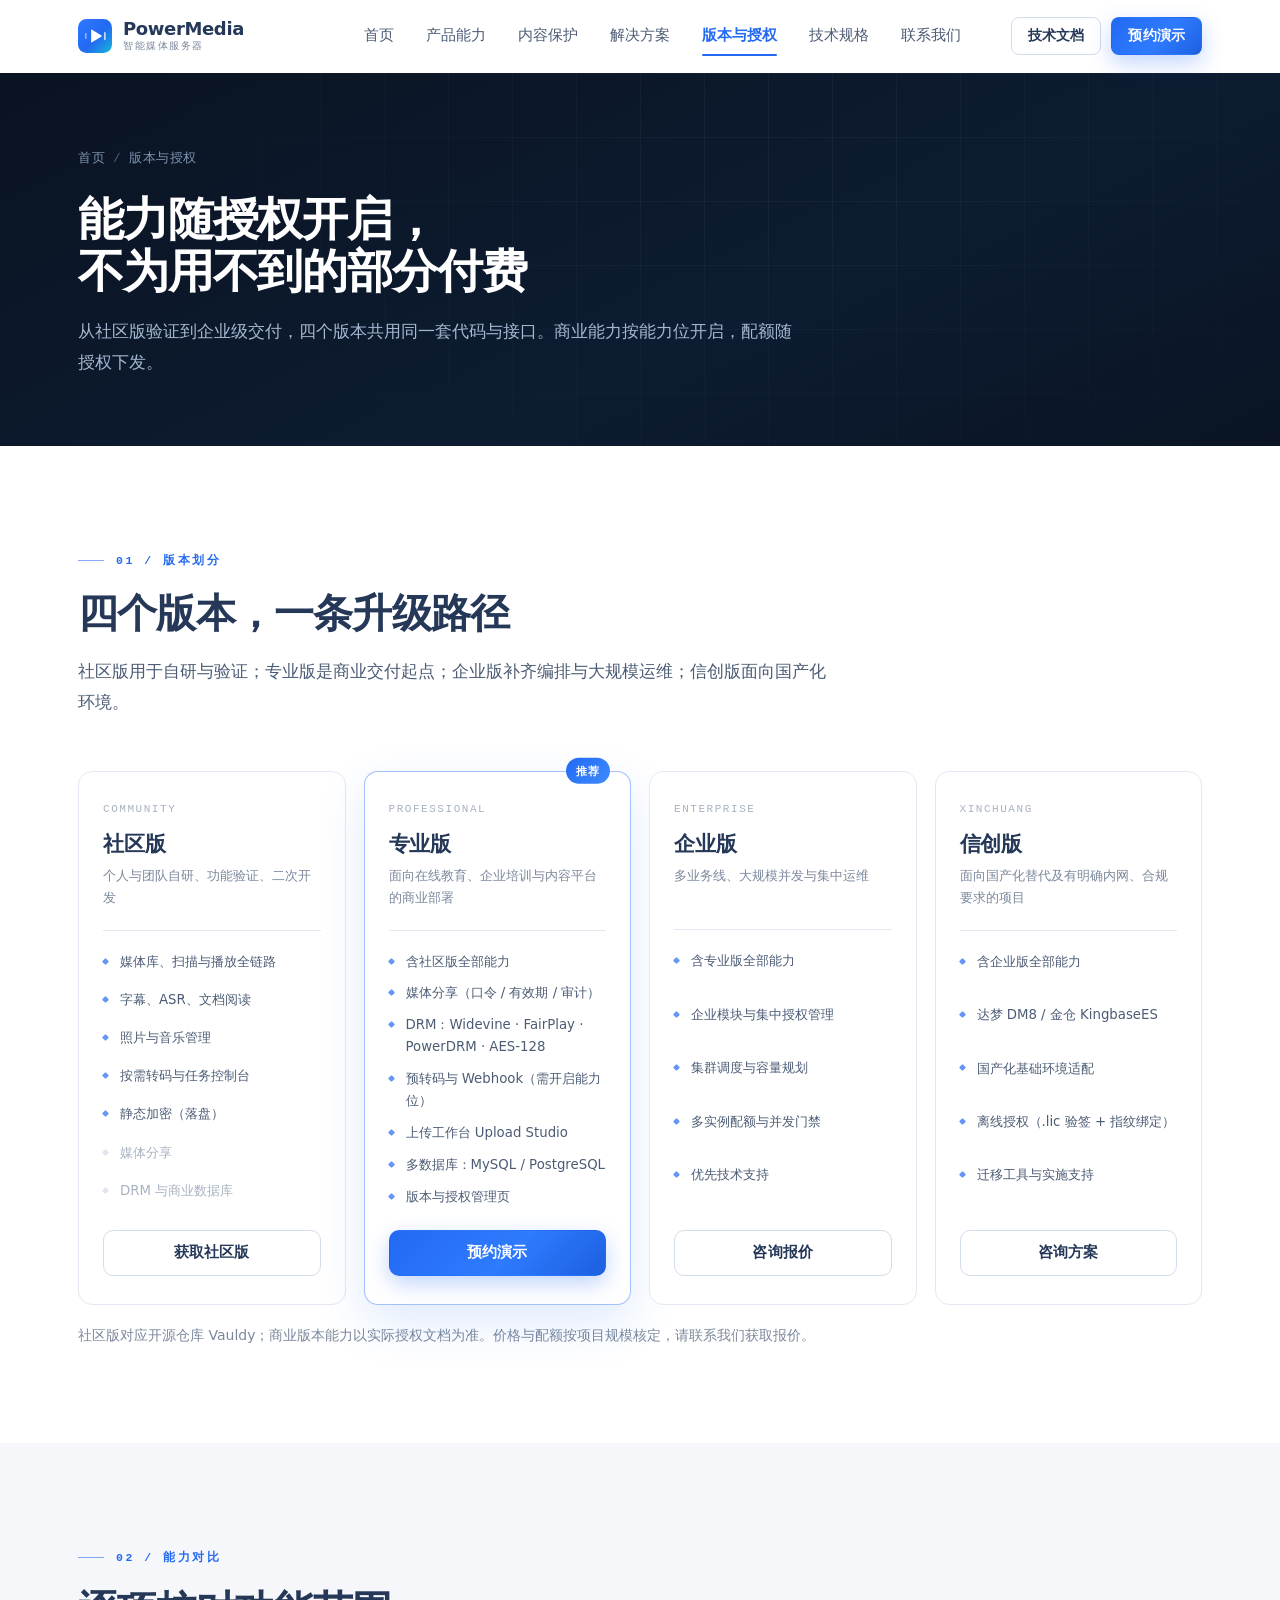
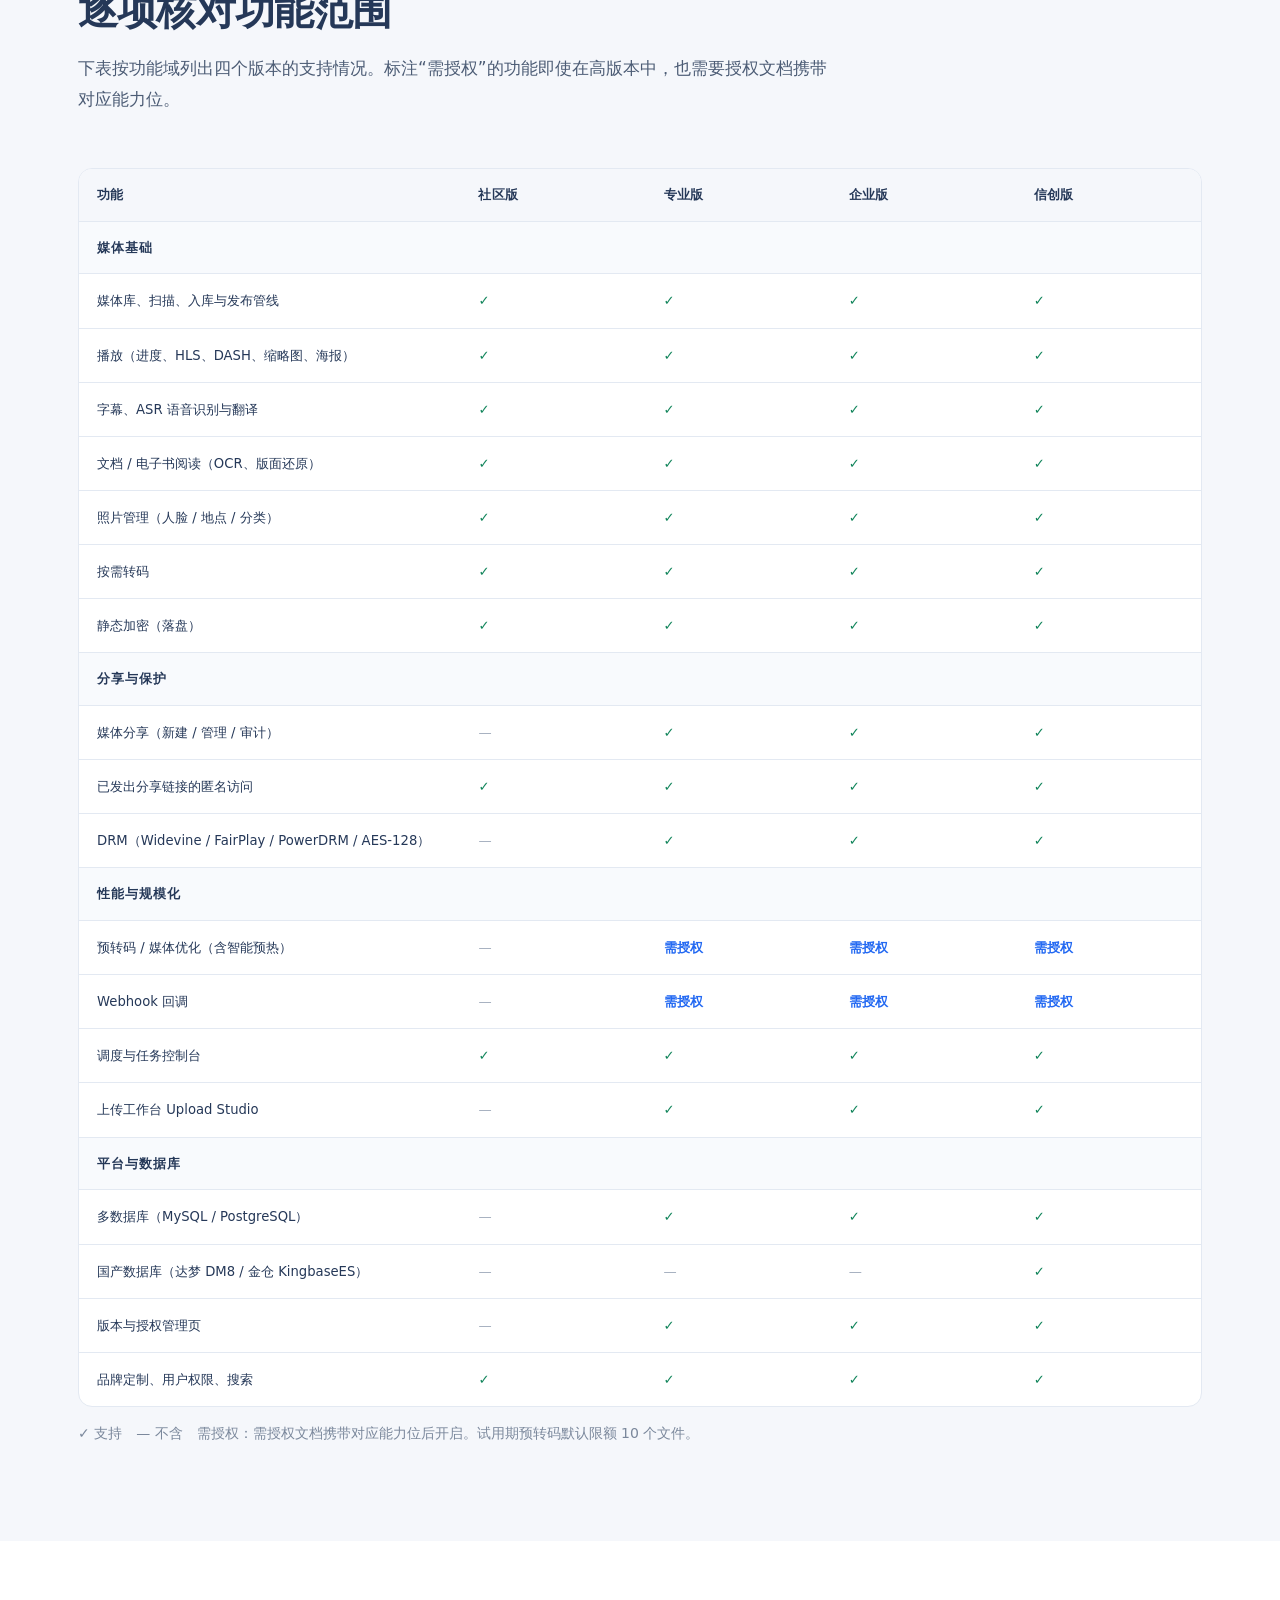
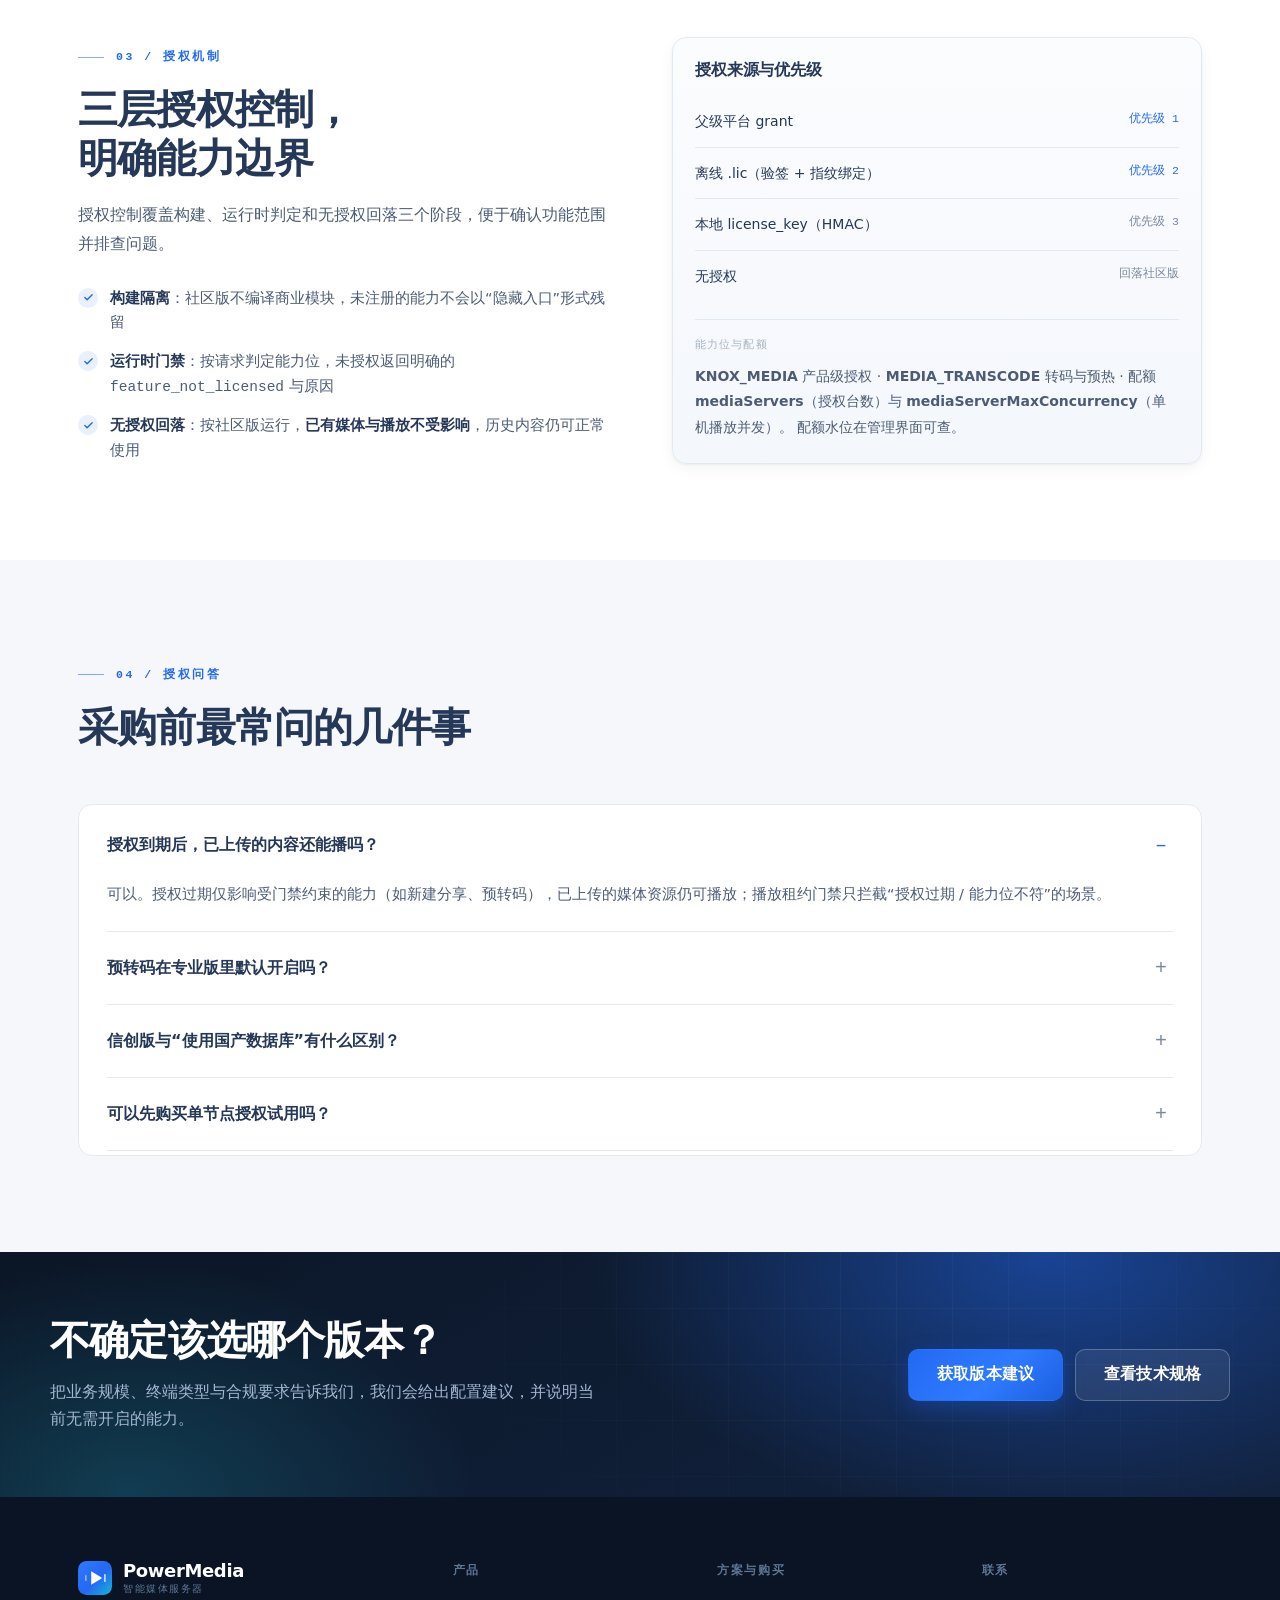
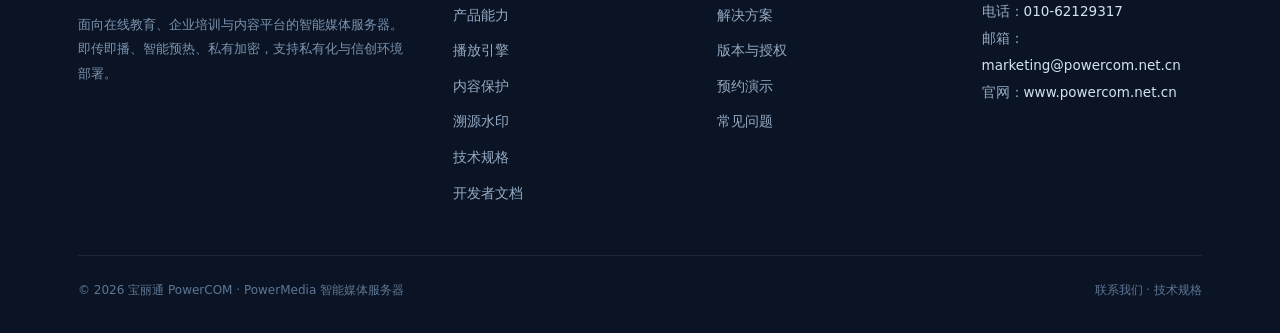
<file: editions.html>
<!DOCTYPE html>
<html lang="zh-CN">
<head>
<meta charset="UTF-8">
<meta name="viewport" content="width=device-width, initial-scale=1">
<title>版本与授权 · PowerMedia 智能媒体服务器</title>
<meta name="description" content="PowerMedia 版本说明：社区版、专业版、企业版、信创版的能力边界、授权方式、能力位与配额，以及预转码、DRM、多数据库等商业能力的开启方式。">
<link rel="icon" href="assets/img/favicon.svg" type="image/svg+xml">
<link rel="stylesheet" href="assets/css/site.css">
</head>
<body>

<header class="site-header">
  <div class="wrap header-inner">
    <a class="brand" href="index.html" aria-label="PowerMedia 首页">
      <img class="brand-mark" src="assets/img/logo.svg" alt="" width="34" height="34">
      <span class="brand-text">
        <span class="brand-name">PowerMedia</span>
        <span class="brand-sub">智能媒体服务器</span>
      </span>
    </a>
    <nav class="nav" aria-label="主导航">
      <a href="index.html">首页</a>
      <a href="features.html">产品能力</a>
      <a href="security.html">内容保护</a>
      <a href="solutions.html">解决方案</a>
      <a href="editions.html">版本与授权</a>
      <a href="tech.html">技术规格</a>
      <a href="contact.html">联系我们</a>
    </nav>
    <div class="header-cta">
      <a class="btn btn--ghost btn--sm" href="docs.html">技术文档</a>
      <a class="btn btn--primary btn--sm" href="contact.html">预约演示</a>
    </div>
    <button class="nav-toggle" type="button" aria-label="打开导航菜单" aria-expanded="false" aria-controls="mobile-nav">
      <span></span><span></span><span></span>
    </button>
  </div>
</header>
<nav class="mobile-nav" id="mobile-nav" aria-label="移动端导航">
  <a href="index.html">首页</a>
  <a href="features.html">产品能力</a>
  <a href="security.html">内容保护</a>
  <a href="solutions.html">解决方案</a>
  <a href="editions.html">版本与授权</a>
  <a href="tech.html">技术规格</a>
  <a href="docs.html">技术文档</a>
  <a href="contact.html">联系我们</a>
  <a class="btn btn--primary" href="contact.html">预约产品演示</a>
</nav>

<main>

<section class="page-hero">
  <div class="hero-grid-bg" aria-hidden="true"></div>
  <div class="wrap" style="position:relative">
    <div class="crumbs"><a href="index.html">首页</a><span>/</span>版本与授权</div>
    <h1>能力随授权开启，<br>不为用不到的部分付费</h1>
    <p>从社区版验证到企业级交付，四个版本共用同一套代码与接口。商业能力按能力位开启，配额随授权下发。</p>
  </div>
</section>

<!-- 版本卡 -->
<section class="section">
  <div class="wrap">
    <div class="section-head reveal">
      <div class="eyebrow">01 / 版本划分</div>
      <h2>四个版本，一条升级路径</h2>
      <p>社区版用于自研与验证；专业版是商业交付起点；企业版补齐编排与大规模运维；信创版面向国产化环境。</p>
    </div>

    <div class="editions">
      <article class="edition reveal">
        <div class="tier">COMMUNITY</div>
        <h3>社区版</h3>
        <p class="for">个人与团队自研、功能验证、二次开发</p>
        <div class="divider"></div>
        <ul>
          <li>媒体库、扫描与播放全链路</li>
          <li>字幕、ASR、文档阅读</li>
          <li>照片与音乐管理</li>
          <li>按需转码与任务控制台</li>
          <li>静态加密（落盘）</li>
          <li class="off">媒体分享</li>
          <li class="off">DRM 与商业数据库</li>
        </ul>
        <a class="btn btn--ghost" href="https://knoxmedia.github.io/download.html" target="_blank" rel="noopener">获取社区版</a>
      </article>

      <article class="edition edition--hl reveal" data-d="1">
        <div class="tier">PROFESSIONAL</div>
        <h3>专业版</h3>
        <p class="for">面向在线教育、企业培训与内容平台的商业部署</p>
        <div class="divider"></div>
        <ul>
          <li>含社区版全部能力</li>
          <li>媒体分享（口令 / 有效期 / 审计）</li>
          <li>DRM：Widevine · FairPlay · PowerDRM · AES-128</li>
          <li>预转码与 Webhook（需开启能力位）</li>
          <li>上传工作台 Upload Studio</li>
          <li>多数据库：MySQL / PostgreSQL</li>
          <li>版本与授权管理页</li>
        </ul>
        <a class="btn btn--primary" href="contact.html">预约演示</a>
      </article>

      <article class="edition reveal" data-d="2">
        <div class="tier">ENTERPRISE</div>
        <h3>企业版</h3>
        <p class="for">多业务线、大规模并发与集中运维</p>
        <div class="divider"></div>
        <ul>
          <li>含专业版全部能力</li>
          <li>企业模块与集中授权管理</li>
          <li>集群调度与容量规划</li>
          <li>多实例配额与并发门禁</li>
          <li>优先技术支持</li>
        </ul>
        <a class="btn btn--ghost" href="contact.html">咨询报价</a>
      </article>

      <article class="edition reveal" data-d="3">
        <div class="tier">XINCHUANG</div>
        <h3>信创版</h3>
        <p class="for">面向国产化替代及有明确内网、合规要求的项目</p>
        <div class="divider"></div>
        <ul>
          <li>含企业版全部能力</li>
          <li>达梦 DM8 / 金仓 KingbaseES</li>
          <li>国产化基础环境适配</li>
          <li>离线授权（.lic 验签 + 指纹绑定）</li>
          <li>迁移工具与实施支持</li>
        </ul>
        <a class="btn btn--ghost" href="contact.html">咨询方案</a>
      </article>
    </div>
    <p class="small muted" style="margin-top:18px">社区版对应开源仓库 Vauldy；商业版本能力以实际授权文档为准。价格与配额按项目规模核定，请联系我们获取报价。</p>
  </div>
</section>

<!-- 能力对比 -->
<section class="section section--soft">
  <div class="wrap">
    <div class="section-head reveal">
      <div class="eyebrow">02 / 能力对比</div>
      <h2>逐项核对功能范围</h2>
      <p>下表按功能域列出四个版本的支持情况。标注“需授权”的功能即使在高版本中，也需要授权文档携带对应能力位。</p>
    </div>

    <div class="table-scroll reveal">
      <table class="compare">
        <thead>
          <tr>
            <th>功能</th>
            <th>社区版</th>
            <th>专业版</th>
            <th>企业版</th>
            <th>信创版</th>
          </tr>
        </thead>
        <tbody>
          <tr class="cat"><td colspan="5">媒体基础</td></tr>
          <tr>
            <td>媒体库、扫描、入库与发布管线</td>
            <td class="yes">✓</td><td class="yes">✓</td><td class="yes">✓</td><td class="yes">✓</td>
          </tr>
          <tr>
            <td>播放（进度、HLS、DASH、缩略图、海报）</td>
            <td class="yes">✓</td><td class="yes">✓</td><td class="yes">✓</td><td class="yes">✓</td>
          </tr>
          <tr>
            <td>字幕、ASR 语音识别与翻译</td>
            <td class="yes">✓</td><td class="yes">✓</td><td class="yes">✓</td><td class="yes">✓</td>
          </tr>
          <tr>
            <td>文档 / 电子书阅读（OCR、版面还原）</td>
            <td class="yes">✓</td><td class="yes">✓</td><td class="yes">✓</td><td class="yes">✓</td>
          </tr>
          <tr>
            <td>照片管理（人脸 / 地点 / 分类）</td>
            <td class="yes">✓</td><td class="yes">✓</td><td class="yes">✓</td><td class="yes">✓</td>
          </tr>
          <tr>
            <td>按需转码</td>
            <td class="yes">✓</td><td class="yes">✓</td><td class="yes">✓</td><td class="yes">✓</td>
          </tr>
          <tr>
            <td>静态加密（落盘）</td>
            <td class="yes">✓</td><td class="yes">✓</td><td class="yes">✓</td><td class="yes">✓</td>
          </tr>

          <tr class="cat"><td colspan="5">分享与保护</td></tr>
          <tr>
            <td>媒体分享（新建 / 管理 / 审计）</td>
            <td class="no">—</td><td class="yes">✓</td><td class="yes">✓</td><td class="yes">✓</td>
          </tr>
          <tr>
            <td>已发出分享链接的匿名访问</td>
            <td class="yes">✓</td><td class="yes">✓</td><td class="yes">✓</td><td class="yes">✓</td>
          </tr>
          <tr>
            <td>DRM（Widevine / FairPlay / PowerDRM / AES-128）</td>
            <td class="no">—</td><td class="yes">✓</td><td class="yes">✓</td><td class="yes">✓</td>
          </tr>

          <tr class="cat"><td colspan="5">性能与规模化</td></tr>
          <tr>
            <td>预转码 / 媒体优化（含智能预热）</td>
            <td class="no">—</td><td class="mark">需授权</td><td class="mark">需授权</td><td class="mark">需授权</td>
          </tr>
          <tr>
            <td>Webhook 回调</td>
            <td class="no">—</td><td class="mark">需授权</td><td class="mark">需授权</td><td class="mark">需授权</td>
          </tr>
          <tr>
            <td>调度与任务控制台</td>
            <td class="yes">✓</td><td class="yes">✓</td><td class="yes">✓</td><td class="yes">✓</td>
          </tr>
          <tr>
            <td>上传工作台 Upload Studio</td>
            <td class="no">—</td><td class="yes">✓</td><td class="yes">✓</td><td class="yes">✓</td>
          </tr>

          <tr class="cat"><td colspan="5">平台与数据库</td></tr>
          <tr>
            <td>多数据库（MySQL / PostgreSQL）</td>
            <td class="no">—</td><td class="yes">✓</td><td class="yes">✓</td><td class="yes">✓</td>
          </tr>
          <tr>
            <td>国产数据库（达梦 DM8 / 金仓 KingbaseES）</td>
            <td class="no">—</td><td class="no">—</td><td class="no">—</td><td class="yes">✓</td>
          </tr>
          <tr>
            <td>版本与授权管理页</td>
            <td class="no">—</td><td class="yes">✓</td><td class="yes">✓</td><td class="yes">✓</td>
          </tr>
          <tr>
            <td>品牌定制、用户权限、搜索</td>
            <td class="yes">✓</td><td class="yes">✓</td><td class="yes">✓</td><td class="yes">✓</td>
          </tr>
        </tbody>
      </table>
    </div>
    <p class="small muted" style="margin-top:14px">✓ 支持　— 不含　需授权：需授权文档携带对应能力位后开启。试用期预转码默认限额 10 个文件。</p>
  </div>
</section>

<!-- 授权机制 -->
<section class="section">
  <div class="wrap">
    <div class="split">
      <div class="split-body reveal">
        <div class="eyebrow">03 / 授权机制</div>
        <h2>三层授权控制，<br>明确能力边界</h2>
        <p>授权控制覆盖构建、运行时判定和无授权回落三个阶段，便于确认功能范围并排查问题。</p>
        <ul class="checklist">
          <li><span class="tick"><svg viewBox="0 0 24 24" fill="none" stroke="currentColor" stroke-width="3" stroke-linecap="round" stroke-linejoin="round"><path d="M20 6 9 17l-5-5"/></svg></span><span><b>构建隔离</b>：社区版不编译商业模块，未注册的能力不会以“隐藏入口”形式残留</span></li>
          <li><span class="tick"><svg viewBox="0 0 24 24" fill="none" stroke="currentColor" stroke-width="3" stroke-linecap="round" stroke-linejoin="round"><path d="M20 6 9 17l-5-5"/></svg></span><span><b>运行时门禁</b>：按请求判定能力位，未授权返回明确的 <span class="mono">feature_not_licensed</span> 与原因</span></li>
          <li><span class="tick"><svg viewBox="0 0 24 24" fill="none" stroke="currentColor" stroke-width="3" stroke-linecap="round" stroke-linejoin="round"><path d="M20 6 9 17l-5-5"/></svg></span><span><b>无授权回落</b>：按社区版运行，<b>已有媒体与播放不受影响</b>，历史内容仍可正常使用</span></li>
        </ul>
      </div>
      <div class="split-media reveal" data-d="1">
        <div class="panel">
          <h4 style="margin-bottom:16px">授权来源与优先级</h4>
          <div style="display:grid;gap:0">
            <div style="display:flex;justify-content:space-between;gap:16px;padding:13px 0;border-bottom:1px solid var(--line)">
              <span style="font-size:14px;color:var(--ink)">父级平台 grant</span>
              <span class="mono" style="font-size:11.5px;color:var(--brand)">优先级 1</span>
            </div>
            <div style="display:flex;justify-content:space-between;gap:16px;padding:13px 0;border-bottom:1px solid var(--line)">
              <span style="font-size:14px;color:var(--ink)">离线 .lic（验签 + 指纹绑定）</span>
              <span class="mono" style="font-size:11.5px;color:var(--brand)">优先级 2</span>
            </div>
            <div style="display:flex;justify-content:space-between;gap:16px;padding:13px 0;border-bottom:1px solid var(--line)">
              <span style="font-size:14px;color:var(--ink)">本地 license_key（HMAC）</span>
              <span class="mono" style="font-size:11.5px;color:var(--ink-3)">优先级 3</span>
            </div>
            <div style="display:flex;justify-content:space-between;gap:16px;padding:13px 0">
              <span style="font-size:14px;color:var(--ink)">无授权</span>
              <span class="mono" style="font-size:11.5px;color:var(--ink-3)">回落社区版</span>
            </div>
          </div>
          <div style="margin-top:18px;padding-top:16px;border-top:1px solid var(--line)">
            <div class="mono" style="font-size:11px;color:var(--ink-4);letter-spacing:.1em">能力位与配额</div>
            <p class="small" style="margin-top:8px;line-height:1.85">
              <b>KNOX_MEDIA</b> 产品级授权 · <b>MEDIA_TRANSCODE</b> 转码与预热 ·
              配额 <b>mediaServers</b>（授权台数）与 <b>mediaServerMaxConcurrency</b>（单机播放并发）。
              配额水位在管理界面可查。
            </p>
          </div>
        </div>
      </div>
    </div>
  </div>
</section>

<!-- 授权问答 -->
<section class="section section--soft">
  <div class="wrap">
    <div class="section-head reveal">
      <div class="eyebrow">04 / 授权问答</div>
      <h2>采购前最常问的几件事</h2>
    </div>
    <div class="faq reveal" style="background:#fff;border:1px solid var(--line);border-radius:var(--radius);padding:4px 28px">
      <details open>
        <summary>授权到期后，已上传的内容还能播吗？</summary>
        <div class="a"><p>可以。授权过期仅影响受门禁约束的能力（如新建分享、预转码），已上传的媒体资源仍可播放；播放租约门禁只拦截“授权过期 / 能力位不符”的场景。</p></div>
      </details>
      <details>
        <summary>预转码在专业版里默认开启吗？</summary>
        <div class="a"><p>不默认。预转码与媒体优化需要授权文档携带 <span class="mono">MEDIA_TRANSCODE</span> 能力位，否则相关路由返回 403。客户可仅在执行预转码的实例上开启该能力。</p></div>
      </details>
      <details>
        <summary>信创版与“使用国产数据库”有什么区别？</summary>
        <div class="a"><p>不完全是。信创版包含企业版能力，并额外支持达梦 DM8 与金仓 KingbaseES；同时提供离线授权与迁移工具。若只是想在 MySQL / PostgreSQL 上运行，专业版即可。</p></div>
      </details>
      <details>
        <summary>可以先购买单节点授权试用吗？</summary>
        <div class="a"><p>可以。授权按台数下发，单机 Docker 即可完整验证主链路；后续加节点只需更新授权中的台数与并发配额。</p></div>
      </details>
    </div>
  </div>
</section>

<section class="cta-band">
  <div class="cta-grid-bg" aria-hidden="true"></div>
  <div class="wrap inner">
    <div>
      <h2>不确定该选哪个版本？</h2>
      <p>把业务规模、终端类型与合规要求告诉我们，我们会给出配置建议，并说明当前无需开启的能力。</p>
    </div>
    <div class="actions">
      <a class="btn btn--primary btn--lg" href="contact.html">获取版本建议</a>
      <a class="btn btn--onDark btn--lg" href="tech.html">查看技术规格</a>
    </div>
  </div>
</section>

</main>

<footer class="site-footer">
  <div class="wrap">
    <div class="footer-top">
      <div class="footer-brand">
        <a class="brand" href="index.html" aria-label="PowerMedia 首页">
          <img class="brand-mark" src="assets/img/logo.svg" alt="" width="34" height="34">
          <span class="brand-text">
            <span class="brand-name">PowerMedia</span>
            <span class="brand-sub">智能媒体服务器</span>
          </span>
        </a>
        <p>面向在线教育、企业培训与内容平台的智能媒体服务器。即传即播、智能预热、私有加密，支持私有化与信创环境部署。</p>
      </div>
      <div class="footer-col">
        <h5>产品</h5>
        <a href="features.html">产品能力</a>
        <a href="features.html#playback">播放引擎</a>
        <a href="security.html">内容保护</a>
        <a href="security.html#trace">溯源水印</a>
        <a href="tech.html">技术规格</a>
        <a href="docs.html">开发者文档</a>
      </div>
      <div class="footer-col">
        <h5>方案与购买</h5>
        <a href="solutions.html">解决方案</a>
        <a href="editions.html">版本与授权</a>
        <a href="contact.html">预约演示</a>
        <a href="contact.html#faq">常见问题</a>
      </div>
      <div class="footer-col">
        <h5>联系</h5>
        <div class="footer-contact">
          电话：<b>010-62129317</b><br>
          邮箱：<b>marketing@powercom.net.cn</b><br>
          官网：<b>www.powercom.net.cn</b>
        </div>
      </div>
    </div>
    <div class="footer-bottom">
      <span>© <span data-year>2026</span> 宝丽通 PowerCOM · PowerMedia 智能媒体服务器</span>
      <span><a href="contact.html">联系我们</a> · <a href="tech.html">技术规格</a></span>
    </div>
  </div>
</footer>

<script src="assets/js/site.js"></script>
</body>
</html>
</file>
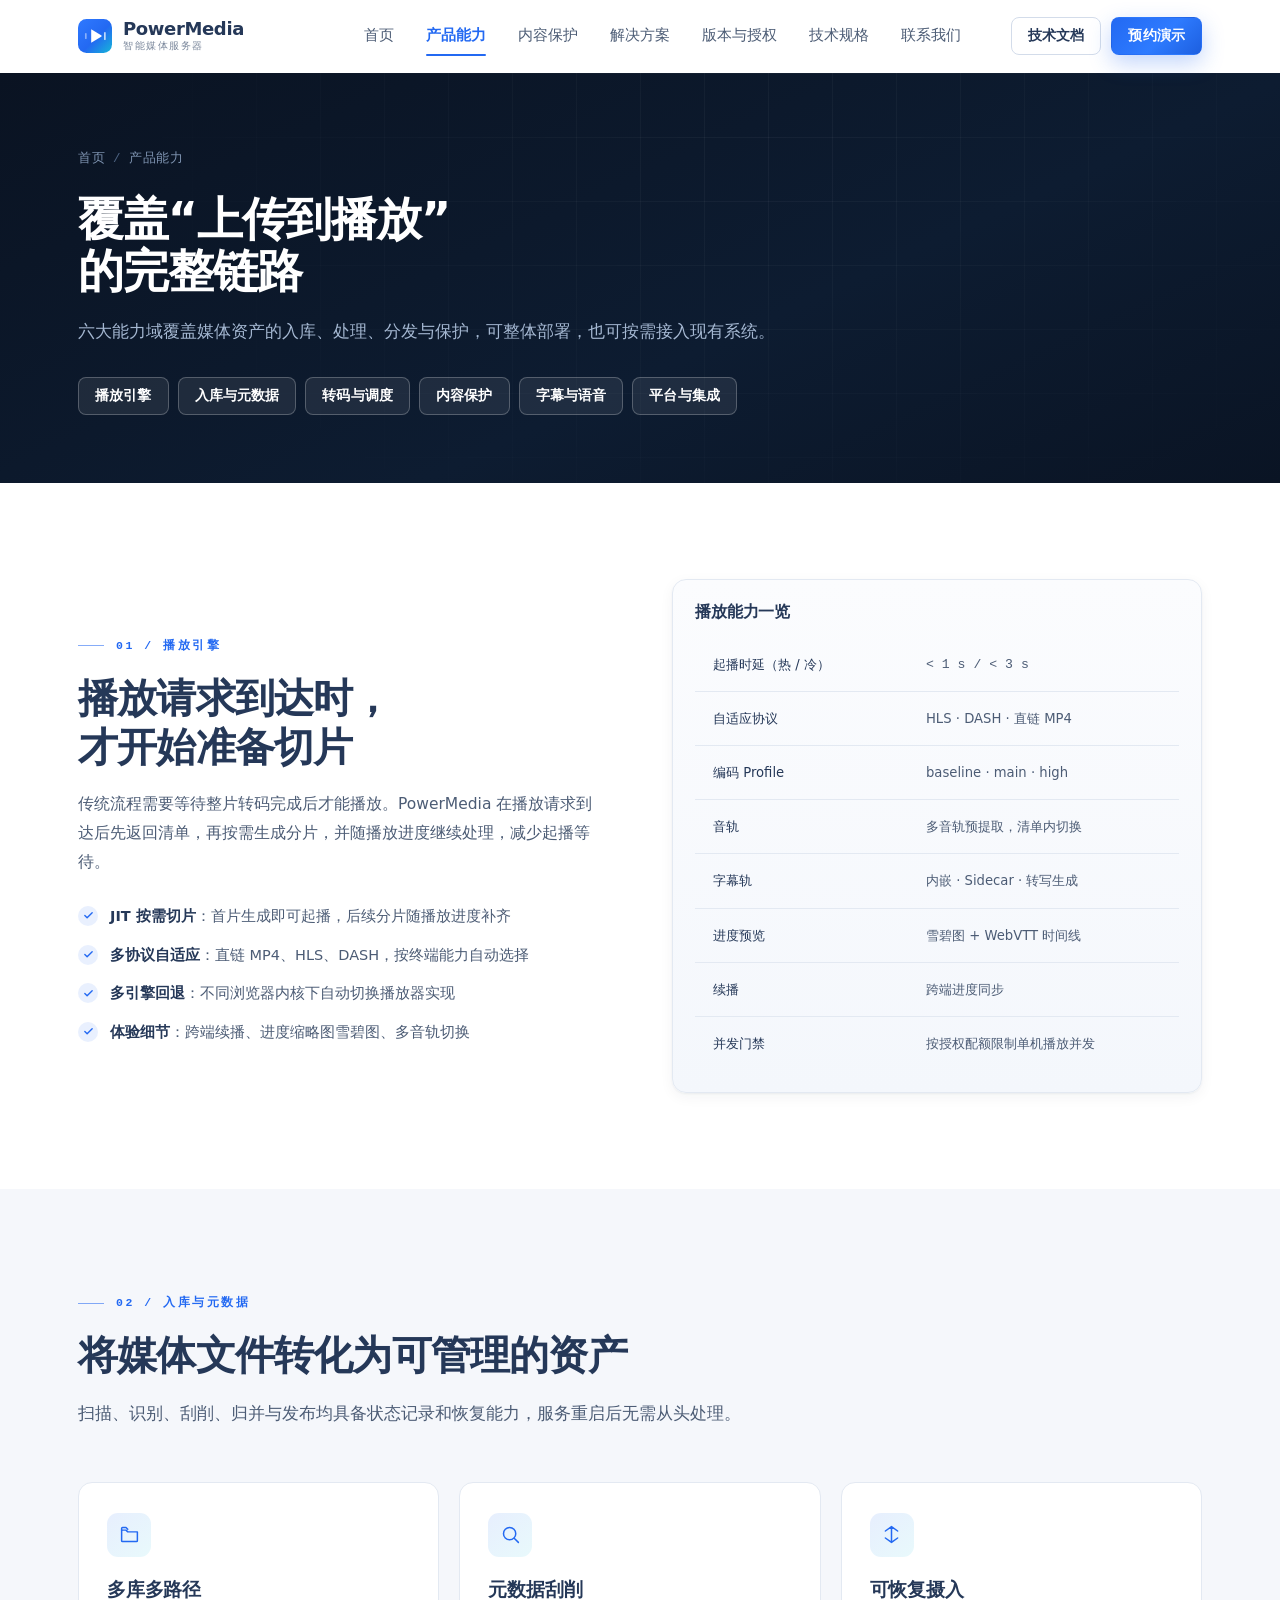
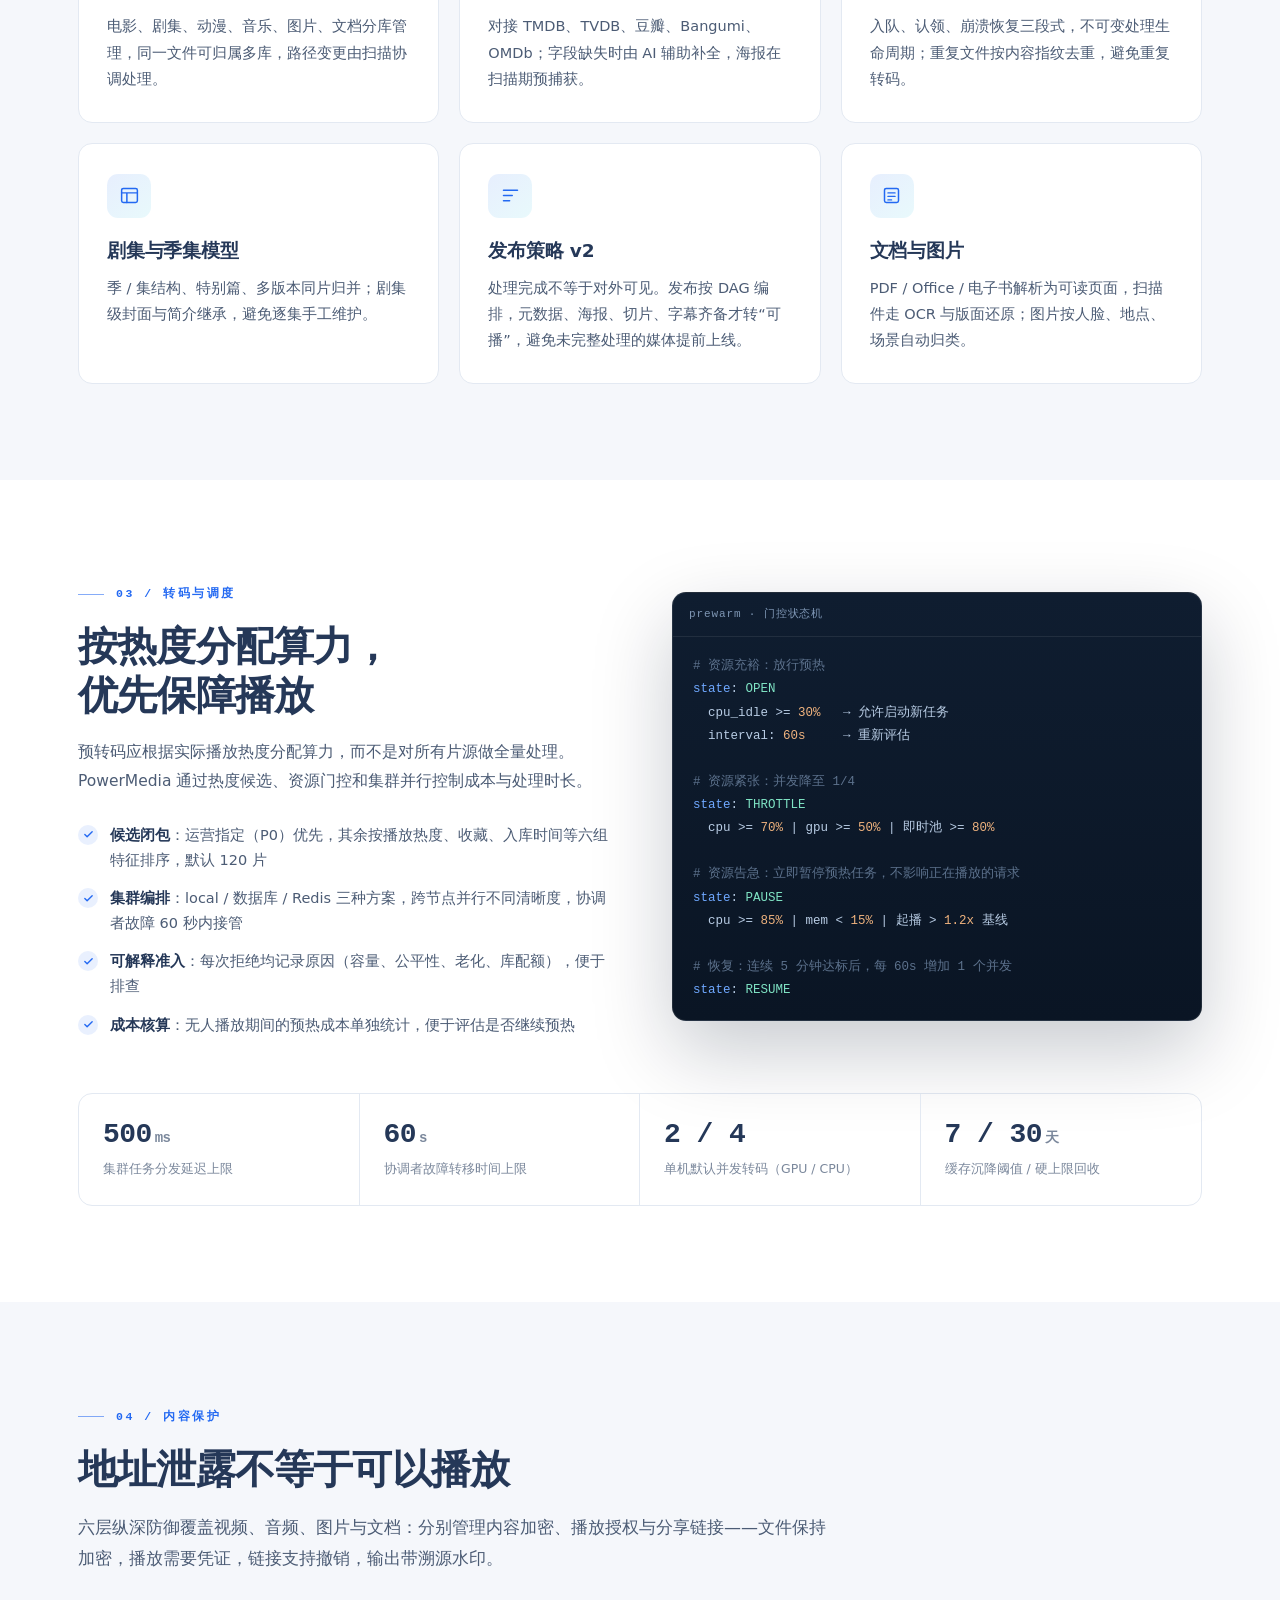
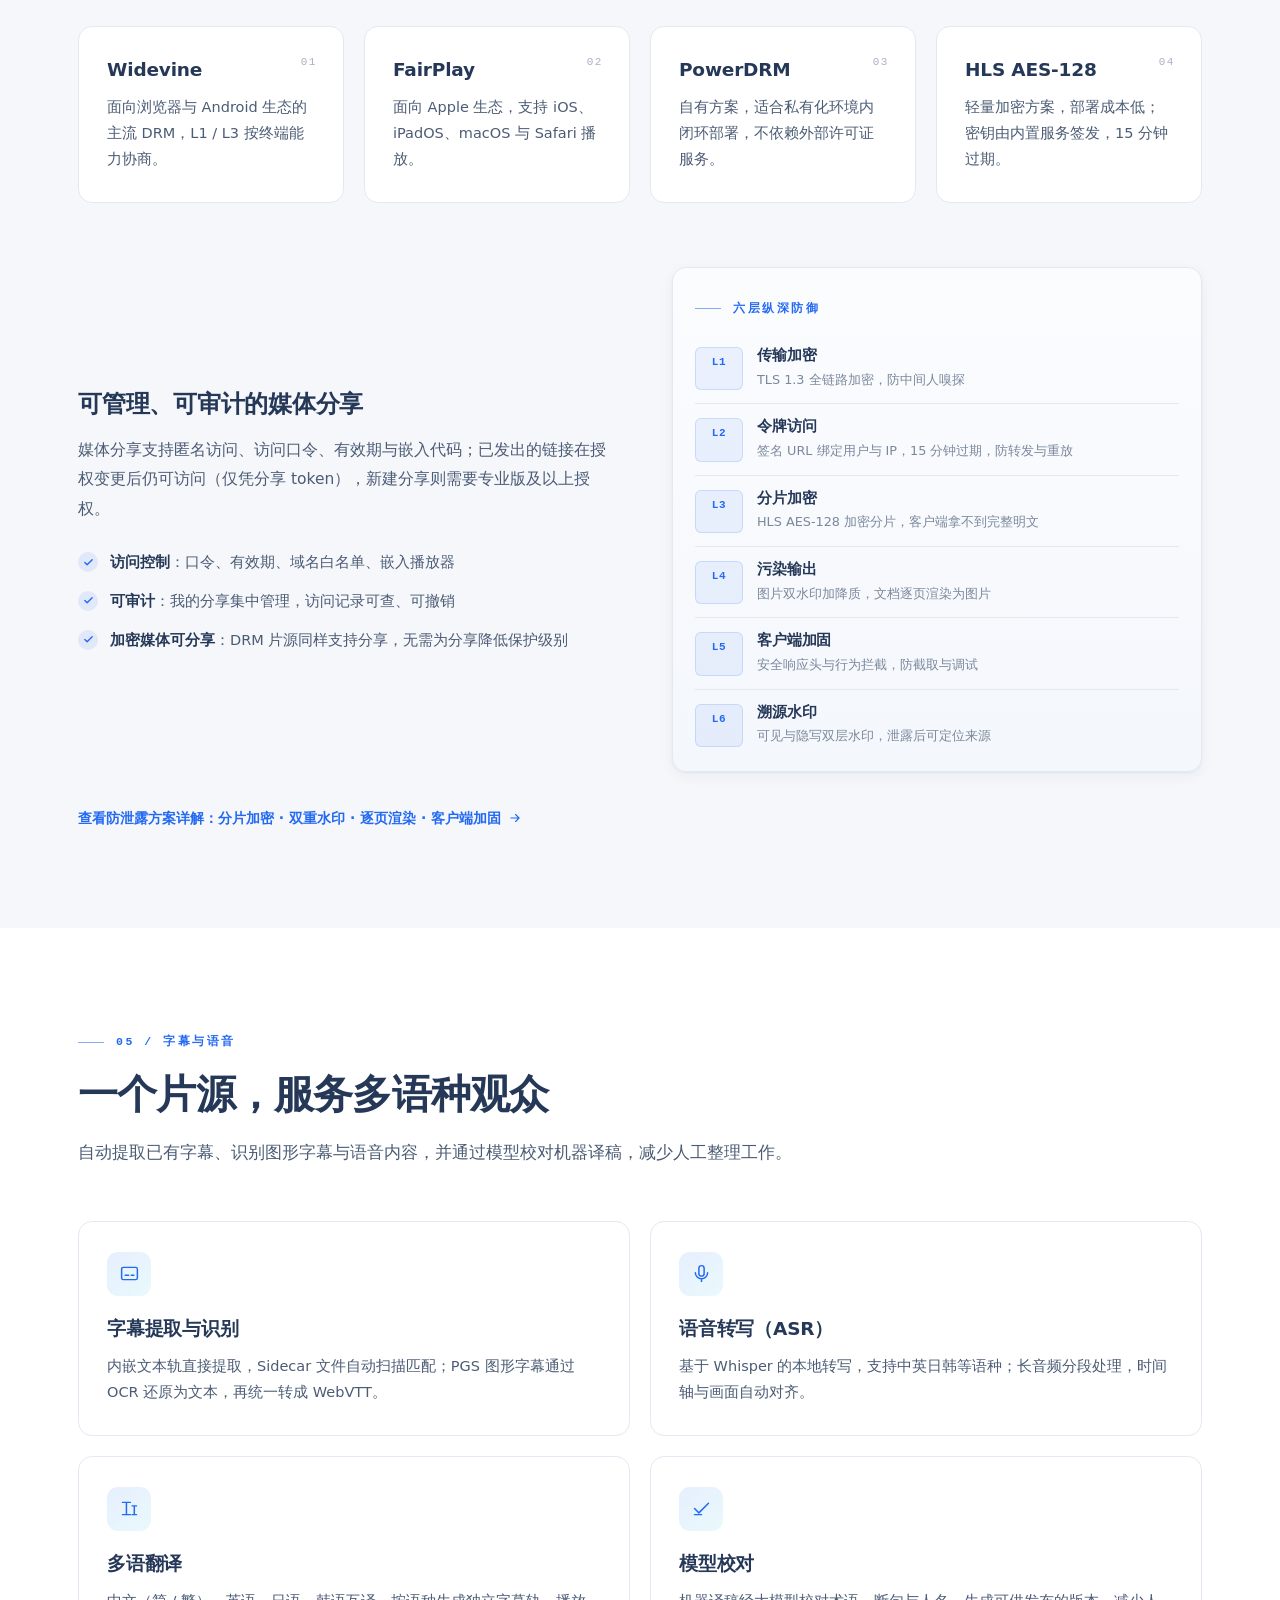
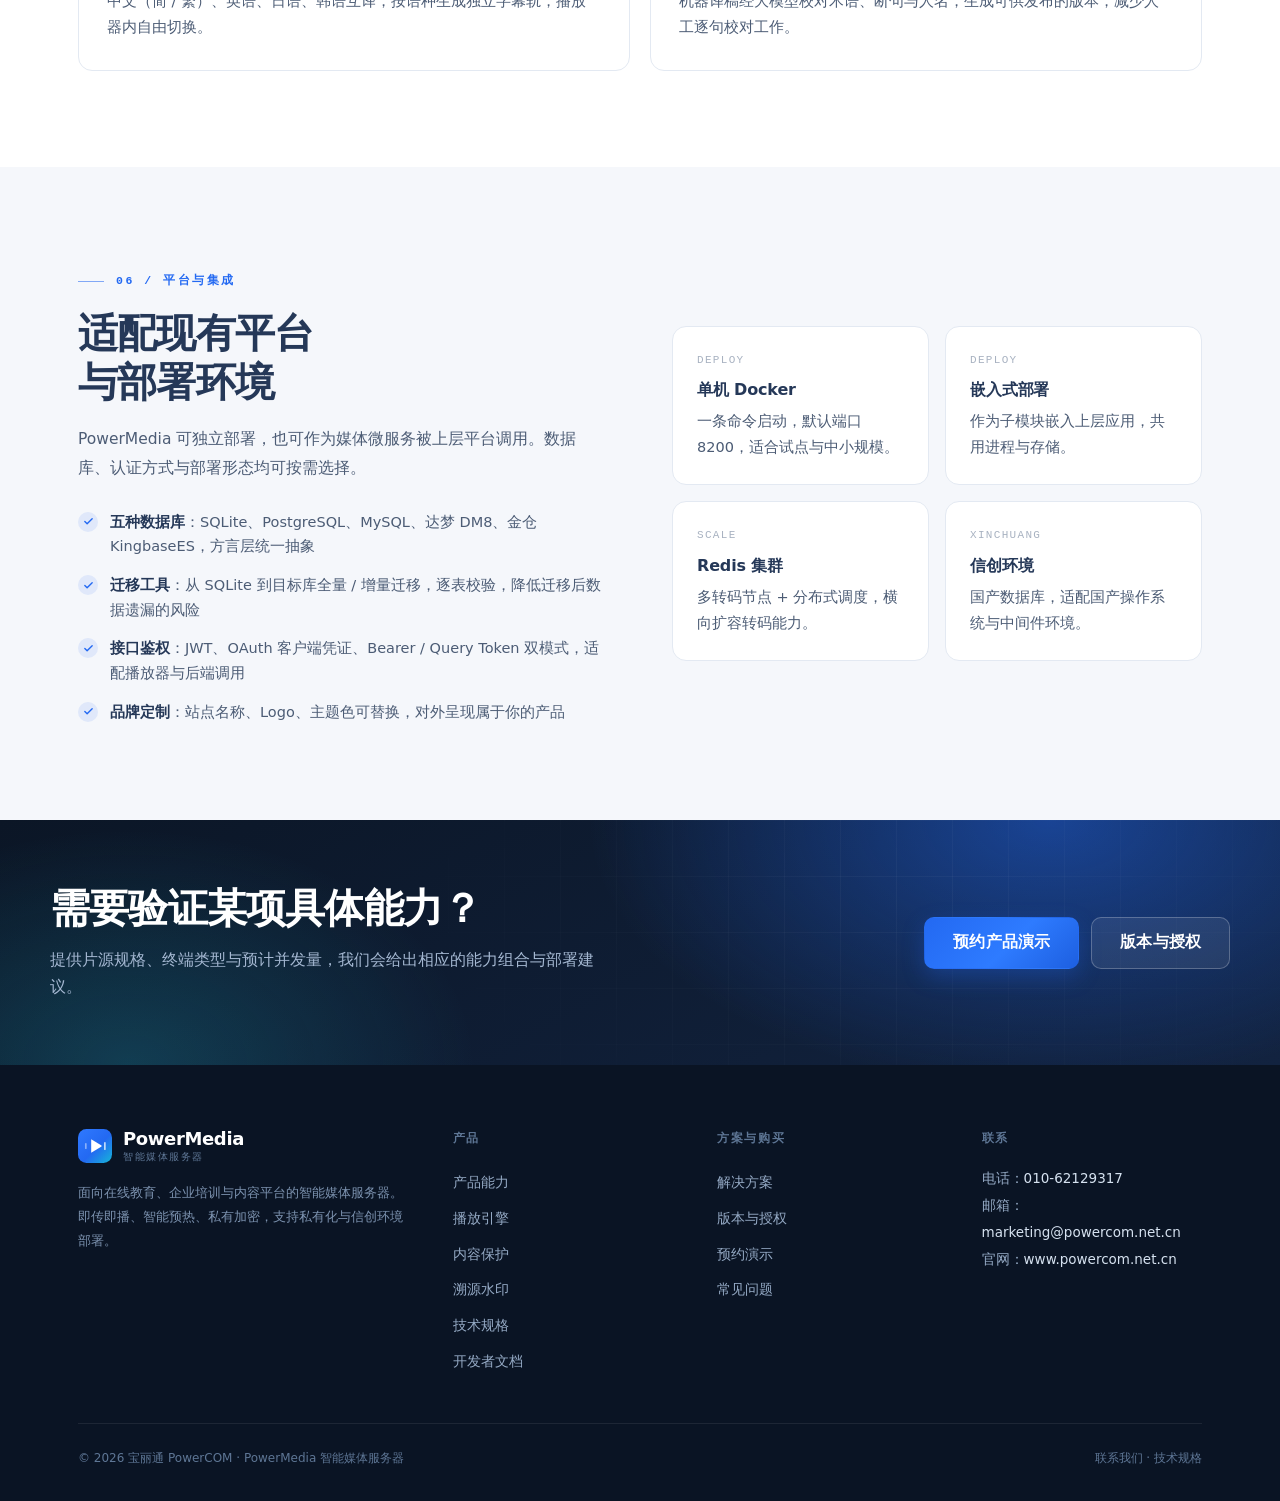
<file: features.html>
<!DOCTYPE html>
<html lang="zh-CN">
<head>
<meta charset="UTF-8">
<meta name="viewport" content="width=device-width, initial-scale=1">
<title>产品能力 · PowerMedia 智能媒体服务器</title>
<meta name="description" content="PowerMedia 能力详解：即传即播与 JIT 切片、HLS/DASH 播放引擎、预转码集群调度、Widevine/FairPlay/PowerDRM 内容保护、字幕 OCR 与 ASR、多数据库信创适配。">
<link rel="icon" href="assets/img/favicon.svg" type="image/svg+xml">
<link rel="stylesheet" href="assets/css/site.css">
</head>
<body>

<header class="site-header">
  <div class="wrap header-inner">
    <a class="brand" href="index.html" aria-label="PowerMedia 首页">
      <img class="brand-mark" src="assets/img/logo.svg" alt="" width="34" height="34">
      <span class="brand-text">
        <span class="brand-name">PowerMedia</span>
        <span class="brand-sub">智能媒体服务器</span>
      </span>
    </a>
    <nav class="nav" aria-label="主导航">
      <a href="index.html">首页</a>
      <a href="features.html">产品能力</a>
      <a href="security.html">内容保护</a>
      <a href="solutions.html">解决方案</a>
      <a href="editions.html">版本与授权</a>
      <a href="tech.html">技术规格</a>
      <a href="contact.html">联系我们</a>
    </nav>
    <div class="header-cta">
      <a class="btn btn--ghost btn--sm" href="docs.html">技术文档</a>
      <a class="btn btn--primary btn--sm" href="contact.html">预约演示</a>
    </div>
    <button class="nav-toggle" type="button" aria-label="打开导航菜单" aria-expanded="false" aria-controls="mobile-nav">
      <span></span><span></span><span></span>
    </button>
  </div>
</header>
<nav class="mobile-nav" id="mobile-nav" aria-label="移动端导航">
  <a href="index.html">首页</a>
  <a href="features.html">产品能力</a>
  <a href="security.html">内容保护</a>
  <a href="solutions.html">解决方案</a>
  <a href="editions.html">版本与授权</a>
  <a href="tech.html">技术规格</a>
  <a href="docs.html">技术文档</a>
  <a href="contact.html">联系我们</a>
  <a class="btn btn--primary" href="contact.html">预约产品演示</a>
</nav>

<main>

<section class="page-hero">
  <div class="hero-grid-bg" aria-hidden="true"></div>
  <div class="wrap" style="position:relative">
    <div class="crumbs"><a href="index.html">首页</a><span>/</span>产品能力</div>
    <h1>覆盖“上传到播放”<br>的完整链路</h1>
    <p>六大能力域覆盖媒体资产的入库、处理、分发与保护，可整体部署，也可按需接入现有系统。</p>
    <div style="display:flex;flex-wrap:wrap;gap:9px;margin-top:30px">
      <a class="btn btn--onDark btn--sm" href="#playback">播放引擎</a>
      <a class="btn btn--onDark btn--sm" href="#ingest">入库与元数据</a>
      <a class="btn btn--onDark btn--sm" href="#transcode">转码与调度</a>
      <a class="btn btn--onDark btn--sm" href="#protect">内容保护</a>
      <a class="btn btn--onDark btn--sm" href="#subtitle">字幕与语音</a>
      <a class="btn btn--onDark btn--sm" href="#platform">平台与集成</a>
    </div>
  </div>
</section>

<!-- 播放引擎 -->
<section class="section" id="playback">
  <div class="wrap">
    <div class="split">
      <div class="split-body reveal">
        <div class="eyebrow">01 / 播放引擎</div>
        <h2>播放请求到达时，<br>才开始准备切片</h2>
        <p>传统流程需要等待整片转码完成后才能播放。PowerMedia 在播放请求到达后先返回清单，再按需生成分片，并随播放进度继续处理，减少起播等待。</p>
        <ul class="checklist">
          <li><span class="tick"><svg viewBox="0 0 24 24" fill="none" stroke="currentColor" stroke-width="3" stroke-linecap="round" stroke-linejoin="round"><path d="M20 6 9 17l-5-5"/></svg></span><span><b>JIT 按需切片</b>：首片生成即可起播，后续分片随播放进度补齐</span></li>
          <li><span class="tick"><svg viewBox="0 0 24 24" fill="none" stroke="currentColor" stroke-width="3" stroke-linecap="round" stroke-linejoin="round"><path d="M20 6 9 17l-5-5"/></svg></span><span><b>多协议自适应</b>：直链 MP4、HLS、DASH，按终端能力自动选择</span></li>
          <li><span class="tick"><svg viewBox="0 0 24 24" fill="none" stroke="currentColor" stroke-width="3" stroke-linecap="round" stroke-linejoin="round"><path d="M20 6 9 17l-5-5"/></svg></span><span><b>多引擎回退</b>：不同浏览器内核下自动切换播放器实现</span></li>
          <li><span class="tick"><svg viewBox="0 0 24 24" fill="none" stroke="currentColor" stroke-width="3" stroke-linecap="round" stroke-linejoin="round"><path d="M20 6 9 17l-5-5"/></svg></span><span><b>体验细节</b>：跨端续播、进度缩略图雪碧图、多音轨切换</span></li>
        </ul>
      </div>
      <div class="split-media reveal" data-d="1">
        <div class="panel">
          <h4 style="margin-bottom:16px">播放能力一览</h4>
          <table class="compare" style="min-width:0;font-size:13.2px">
            <tbody>
              <tr><td style="width:44%">起播时延（热 / 冷）</td><td class="mono">&lt; 1 s / &lt; 3 s</td></tr>
              <tr><td>自适应协议</td><td>HLS · DASH · 直链 MP4</td></tr>
              <tr><td>编码 Profile</td><td>baseline · main · high</td></tr>
              <tr><td>音轨</td><td>多音轨预提取，清单内切换</td></tr>
              <tr><td>字幕轨</td><td>内嵌 · Sidecar · 转写生成</td></tr>
              <tr><td>进度预览</td><td>雪碧图 + WebVTT 时间线</td></tr>
              <tr><td>续播</td><td>跨端进度同步</td></tr>
              <tr><td>并发门禁</td><td>按授权配额限制单机播放并发</td></tr>
            </tbody>
          </table>
        </div>
      </div>
    </div>
  </div>
</section>

<!-- 入库 -->
<section class="section section--soft" id="ingest">
  <div class="wrap">
    <div class="section-head reveal">
      <div class="eyebrow">02 / 入库与元数据</div>
      <h2>将媒体文件转化为可管理的资产</h2>
      <p>扫描、识别、刮削、归并与发布均具备状态记录和恢复能力，服务重启后无需从头处理。</p>
    </div>
    <div class="grid grid-3">
      <article class="card reveal">
        <div class="ic" aria-hidden="true">
          <svg viewBox="0 0 24 24" fill="none" stroke="currentColor" stroke-width="1.7" stroke-linecap="round" stroke-linejoin="round"><path d="M3 7h5l2 2h11v10a1 1 0 0 1-1 1H4a1 1 0 0 1-1-1z"/><path d="M3 7V5a1 1 0 0 1 1-1h4l2 2"/></svg>
        </div>
        <h3>多库多路径</h3>
        <p>电影、剧集、动漫、音乐、图片、文档分库管理，同一文件可归属多库，路径变更由扫描协调处理。</p>
      </article>
      <article class="card reveal" data-d="1">
        <div class="ic" aria-hidden="true">
          <svg viewBox="0 0 24 24" fill="none" stroke="currentColor" stroke-width="1.7" stroke-linecap="round" stroke-linejoin="round"><circle cx="11" cy="11" r="7"/><path d="M16.5 16.5 21 21"/></svg>
        </div>
        <h3>元数据刮削</h3>
        <p>对接 TMDB、TVDB、豆瓣、Bangumi、OMDb；字段缺失时由 AI 辅助补全，海报在扫描期预捕获。</p>
      </article>
      <article class="card reveal" data-d="2">
        <div class="ic" aria-hidden="true">
          <svg viewBox="0 0 24 24" fill="none" stroke="currentColor" stroke-width="1.7" stroke-linecap="round" stroke-linejoin="round"><path d="M12 3v18M5 8l7-5 7 5M5 16l7 5 7-5"/></svg>
        </div>
        <h3>可恢复摄入</h3>
        <p>入队、认领、崩溃恢复三段式，不可变处理生命周期；重复文件按内容指纹去重，避免重复转码。</p>
      </article>
      <article class="card reveal">
        <div class="ic" aria-hidden="true">
          <svg viewBox="0 0 24 24" fill="none" stroke="currentColor" stroke-width="1.7" stroke-linecap="round" stroke-linejoin="round"><rect x="3" y="4" width="18" height="16" rx="2"/><path d="M3 9h18M9 9v11"/></svg>
        </div>
        <h3>剧集与季集模型</h3>
        <p>季 / 集结构、特别篇、多版本同片归并；剧集级封面与简介继承，避免逐集手工维护。</p>
      </article>
      <article class="card reveal" data-d="1">
        <div class="ic" aria-hidden="true">
          <svg viewBox="0 0 24 24" fill="none" stroke="currentColor" stroke-width="1.7" stroke-linecap="round" stroke-linejoin="round"><path d="M4 6h16M4 12h10M4 18h7"/></svg>
        </div>
        <h3>发布策略 v2</h3>
        <p>处理完成不等于对外可见。发布按 DAG 编排，元数据、海报、切片、字幕齐备才转“可播”，避免未完整处理的媒体提前上线。</p>
      </article>
      <article class="card reveal" data-d="2">
        <div class="ic" aria-hidden="true">
          <svg viewBox="0 0 24 24" fill="none" stroke="currentColor" stroke-width="1.7" stroke-linecap="round" stroke-linejoin="round"><rect x="4" y="4" width="16" height="16" rx="2"/><path d="M8 9h8M8 13h8M8 17h4"/></svg>
        </div>
        <h3>文档与图片</h3>
        <p>PDF / Office / 电子书解析为可读页面，扫描件走 OCR 与版面还原；图片按人脸、地点、场景自动归类。</p>
      </article>
    </div>
  </div>
</section>

<!-- 转码与调度 -->
<section class="section" id="transcode">
  <div class="wrap">
    <div class="split split--rev">
      <div class="split-media reveal">
        <div class="panel-dark">
          <div class="ph">prewarm · 门控状态机</div>
<pre><span class="c"># 资源充裕：放行预热</span>
<span class="k">state</span>: <span class="s">OPEN</span>
  cpu_idle >= <span class="n">30%</span>   → 允许启动新任务
  interval: <span class="n">60s</span>     → 重新评估

<span class="c"># 资源紧张：并发降至 1/4</span>
<span class="k">state</span>: <span class="s">THROTTLE</span>
  cpu >= <span class="n">70%</span> | gpu >= <span class="n">50%</span> | 即时池 >= <span class="n">80%</span>

<span class="c"># 资源告急：立即暂停预热任务，不影响正在播放的请求</span>
<span class="k">state</span>: <span class="s">PAUSE</span>
  cpu >= <span class="n">85%</span> | mem &lt; <span class="n">15%</span> | 起播 &gt; <span class="n">1.2x</span> 基线

<span class="c"># 恢复：连续 5 分钟达标后，每 60s 增加 1 个并发</span>
<span class="k">state</span>: <span class="s">RESUME</span></pre>
        </div>
      </div>
      <div class="split-body reveal" data-d="1">
        <div class="eyebrow">03 / 转码与调度</div>
        <h2>按热度分配算力，<br>优先保障播放</h2>
        <p>预转码应根据实际播放热度分配算力，而不是对所有片源做全量处理。PowerMedia 通过热度候选、资源门控和集群并行控制成本与处理时长。</p>
        <ul class="checklist">
          <li><span class="tick"><svg viewBox="0 0 24 24" fill="none" stroke="currentColor" stroke-width="3" stroke-linecap="round" stroke-linejoin="round"><path d="M20 6 9 17l-5-5"/></svg></span><span><b>候选闭包</b>：运营指定（P0）优先，其余按播放热度、收藏、入库时间等六组特征排序，默认 120 片</span></li>
          <li><span class="tick"><svg viewBox="0 0 24 24" fill="none" stroke="currentColor" stroke-width="3" stroke-linecap="round" stroke-linejoin="round"><path d="M20 6 9 17l-5-5"/></svg></span><span><b>集群编排</b>：local / 数据库 / Redis 三种方案，跨节点并行不同清晰度，协调者故障 60 秒内接管</span></li>
          <li><span class="tick"><svg viewBox="0 0 24 24" fill="none" stroke="currentColor" stroke-width="3" stroke-linecap="round" stroke-linejoin="round"><path d="M20 6 9 17l-5-5"/></svg></span><span><b>可解释准入</b>：每次拒绝均记录原因（容量、公平性、老化、库配额），便于排查</span></li>
          <li><span class="tick"><svg viewBox="0 0 24 24" fill="none" stroke="currentColor" stroke-width="3" stroke-linecap="round" stroke-linejoin="round"><path d="M20 6 9 17l-5-5"/></svg></span><span><b>成本核算</b>：无人播放期间的预热成本单独统计，便于评估是否继续预热</span></li>
        </ul>
      </div>
    </div>

    <div class="stats reveal" style="margin-top:56px">
      <div class="stat">
        <div class="v">500<span>ms</span></div>
        <div class="k">集群任务分发延迟上限</div>
      </div>
      <div class="stat">
        <div class="v">60<span>s</span></div>
        <div class="k">协调者故障转移时间上限</div>
      </div>
      <div class="stat">
        <div class="v">2 / 4</div>
        <div class="k">单机默认并发转码（GPU / CPU）</div>
      </div>
      <div class="stat">
        <div class="v">7 / 30<span>天</span></div>
        <div class="k">缓存沉降阈值 / 硬上限回收</div>
      </div>
    </div>
  </div>
</section>

<!-- 内容保护 -->
<section class="section section--soft" id="protect">
  <div class="wrap">
    <div class="section-head reveal">
      <div class="eyebrow">04 / 内容保护</div>
      <h2>地址泄露不等于可以播放</h2>
      <p>六层纵深防御覆盖视频、音频、图片与文档：分别管理内容加密、播放授权与分享链接——文件保持加密，播放需要凭证，链接支持撤销，输出带溯源水印。</p>
    </div>

    <div class="grid grid-4">
      <article class="card reveal">
        <span class="no">01</span>
        <h3>Widevine</h3>
        <p>面向浏览器与 Android 生态的主流 DRM，L1 / L3 按终端能力协商。</p>
      </article>
      <article class="card reveal" data-d="1">
        <span class="no">02</span>
        <h3>FairPlay</h3>
        <p>面向 Apple 生态，支持 iOS、iPadOS、macOS 与 Safari 播放。</p>
      </article>
      <article class="card reveal" data-d="2">
        <span class="no">03</span>
        <h3>PowerDRM</h3>
        <p>自有方案，适合私有化环境内闭环部署，不依赖外部许可证服务。</p>
      </article>
      <article class="card reveal" data-d="3">
        <span class="no">04</span>
        <h3>HLS AES-128</h3>
        <p>轻量加密方案，部署成本低；密钥由内置服务签发，15 分钟过期。</p>
      </article>
    </div>

    <div class="split" style="margin-top:64px">
      <div class="split-body reveal">
        <h3 style="font-size:24px;margin-bottom:14px">可管理、可审计的媒体分享</h3>
        <p>媒体分享支持匿名访问、访问口令、有效期与嵌入代码；已发出的链接在授权变更后仍可访问（仅凭分享 token），新建分享则需要专业版及以上授权。</p>
        <ul class="checklist">
          <li><span class="tick"><svg viewBox="0 0 24 24" fill="none" stroke="currentColor" stroke-width="3" stroke-linecap="round" stroke-linejoin="round"><path d="M20 6 9 17l-5-5"/></svg></span><span><b>访问控制</b>：口令、有效期、域名白名单、嵌入播放器</span></li>
          <li><span class="tick"><svg viewBox="0 0 24 24" fill="none" stroke="currentColor" stroke-width="3" stroke-linecap="round" stroke-linejoin="round"><path d="M20 6 9 17l-5-5"/></svg></span><span><b>可审计</b>：我的分享集中管理，访问记录可查、可撤销</span></li>
          <li><span class="tick"><svg viewBox="0 0 24 24" fill="none" stroke="currentColor" stroke-width="3" stroke-linecap="round" stroke-linejoin="round"><path d="M20 6 9 17l-5-5"/></svg></span><span><b>加密媒体可分享</b>：DRM 片源同样支持分享，无需为分享降低保护级别</span></li>
        </ul>
      </div>
      <div class="split-media reveal" data-d="1">
        <div class="panel">
          <div class="eyebrow" style="margin-bottom:14px">六层纵深防御</div>
          <div class="mini-layer">
            <span class="lb">L1</span>
            <div>
              <h4>传输加密</h4>
              <p>TLS 1.3 全链路加密，防中间人嗅探</p>
            </div>
          </div>
          <div class="mini-layer">
            <span class="lb">L2</span>
            <div>
              <h4>令牌访问</h4>
              <p>签名 URL 绑定用户与 IP，15 分钟过期，防转发与重放</p>
            </div>
          </div>
          <div class="mini-layer">
            <span class="lb">L3</span>
            <div>
              <h4>分片加密</h4>
              <p>HLS AES-128 加密分片，客户端拿不到完整明文</p>
            </div>
          </div>
          <div class="mini-layer">
            <span class="lb">L4</span>
            <div>
              <h4>污染输出</h4>
              <p>图片双水印加降质，文档逐页渲染为图片</p>
            </div>
          </div>
          <div class="mini-layer">
            <span class="lb">L5</span>
            <div>
              <h4>客户端加固</h4>
              <p>安全响应头与行为拦截，防截取与调试</p>
            </div>
          </div>
          <div class="mini-layer">
            <span class="lb">L6</span>
            <div>
              <h4>溯源水印</h4>
              <p>可见与隐写双层水印，泄露后可定位来源</p>
            </div>
          </div>
        </div>
      </div>
    </div>

    <div style="margin-top:32px" class="reveal">
      <a class="link-arrow" href="security.html">查看防泄露方案详解：分片加密 · 双重水印 · 逐页渲染 · 客户端加固
        <svg viewBox="0 0 24 24" fill="none" stroke="currentColor" stroke-width="2" stroke-linecap="round" stroke-linejoin="round" aria-hidden="true"><path d="M5 12h14M13 6l6 6-6 6"/></svg>
      </a>
    </div>
  </div>
</section>

<!-- 字幕与语音 -->
<section class="section" id="subtitle">
  <div class="wrap">
    <div class="section-head reveal">
      <div class="eyebrow">05 / 字幕与语音</div>
      <h2>一个片源，服务多语种观众</h2>
      <p>自动提取已有字幕、识别图形字幕与语音内容，并通过模型校对机器译稿，减少人工整理工作。</p>
    </div>
    <div class="grid grid-2">
      <article class="card reveal">
        <div class="ic" aria-hidden="true">
          <svg viewBox="0 0 24 24" fill="none" stroke="currentColor" stroke-width="1.7" stroke-linecap="round" stroke-linejoin="round"><rect x="3" y="5" width="18" height="14" rx="2"/><path d="M7 14h4M14 14h3"/></svg>
        </div>
        <h3>字幕提取与识别</h3>
        <p>内嵌文本轨直接提取，Sidecar 文件自动扫描匹配；PGS 图形字幕通过 OCR 还原为文本，再统一转成 WebVTT。</p>
      </article>
      <article class="card reveal" data-d="1">
        <div class="ic" aria-hidden="true">
          <svg viewBox="0 0 24 24" fill="none" stroke="currentColor" stroke-width="1.7" stroke-linecap="round" stroke-linejoin="round"><path d="M12 3a3 3 0 0 1 3 3v6a3 3 0 0 1-6 0V6a3 3 0 0 1 3-3z"/><path d="M5 11a7 7 0 0 0 14 0M12 18v3"/></svg>
        </div>
        <h3>语音转写（ASR）</h3>
        <p>基于 Whisper 的本地转写，支持中英日韩等语种；长音频分段处理，时间轴与画面自动对齐。</p>
      </article>
      <article class="card reveal" data-d="2">
        <div class="ic" aria-hidden="true">
          <svg viewBox="0 0 24 24" fill="none" stroke="currentColor" stroke-width="1.7" stroke-linecap="round" stroke-linejoin="round"><path d="M4 5h9M8.5 5v14M4 19h9"/><path d="M15 9h5M17.5 9v10M15 19h5"/></svg>
        </div>
        <h3>多语翻译</h3>
        <p>中文（简 / 繁）、英语、日语、韩语互译，按语种生成独立字幕轨，播放器内自由切换。</p>
      </article>
      <article class="card reveal" data-d="3">
        <div class="ic" aria-hidden="true">
          <svg viewBox="0 0 24 24" fill="none" stroke="currentColor" stroke-width="1.7" stroke-linecap="round" stroke-linejoin="round"><path d="M4 12l5 5L20 6"/><path d="M4 19h8"/></svg>
        </div>
        <h3>模型校对</h3>
        <p>机器译稿经大模型校对术语、断句与人名，生成可供发布的版本，减少人工逐句校对工作。</p>
      </article>
    </div>
  </div>
</section>

<!-- 平台与集成 -->
<section class="section section--soft" id="platform">
  <div class="wrap">
    <div class="split">
      <div class="split-body reveal">
        <div class="eyebrow">06 / 平台与集成</div>
        <h2>适配现有平台<br>与部署环境</h2>
        <p>PowerMedia 可独立部署，也可作为媒体微服务被上层平台调用。数据库、认证方式与部署形态均可按需选择。</p>
        <ul class="checklist">
          <li><span class="tick"><svg viewBox="0 0 24 24" fill="none" stroke="currentColor" stroke-width="3" stroke-linecap="round" stroke-linejoin="round"><path d="M20 6 9 17l-5-5"/></svg></span><span><b>五种数据库</b>：SQLite、PostgreSQL、MySQL、达梦 DM8、金仓 KingbaseES，方言层统一抽象</span></li>
          <li><span class="tick"><svg viewBox="0 0 24 24" fill="none" stroke="currentColor" stroke-width="3" stroke-linecap="round" stroke-linejoin="round"><path d="M20 6 9 17l-5-5"/></svg></span><span><b>迁移工具</b>：从 SQLite 到目标库全量 / 增量迁移，逐表校验，降低迁移后数据遗漏的风险</span></li>
          <li><span class="tick"><svg viewBox="0 0 24 24" fill="none" stroke="currentColor" stroke-width="3" stroke-linecap="round" stroke-linejoin="round"><path d="M20 6 9 17l-5-5"/></svg></span><span><b>接口鉴权</b>：JWT、OAuth 客户端凭证、Bearer / Query Token 双模式，适配播放器与后端调用</span></li>
          <li><span class="tick"><svg viewBox="0 0 24 24" fill="none" stroke="currentColor" stroke-width="3" stroke-linecap="round" stroke-linejoin="round"><path d="M20 6 9 17l-5-5"/></svg></span><span><b>品牌定制</b>：站点名称、Logo、主题色可替换，对外呈现属于你的产品</span></li>
        </ul>
      </div>
      <div class="split-media reveal" data-d="1">
        <div class="grid grid-2" style="gap:16px">
          <div class="card" style="padding:24px">
            <div class="mono" style="font-size:11px;color:var(--ink-4);letter-spacing:.12em">DEPLOY</div>
            <h4 style="margin-top:10px;font-size:16px">单机 Docker</h4>
            <p class="small" style="margin-top:8px">一条命令启动，默认端口 8200，适合试点与中小规模。</p>
          </div>
          <div class="card" style="padding:24px">
            <div class="mono" style="font-size:11px;color:var(--ink-4);letter-spacing:.12em">DEPLOY</div>
            <h4 style="margin-top:10px;font-size:16px">嵌入式部署</h4>
            <p class="small" style="margin-top:8px">作为子模块嵌入上层应用，共用进程与存储。</p>
          </div>
          <div class="card" style="padding:24px">
            <div class="mono" style="font-size:11px;color:var(--ink-4);letter-spacing:.12em">SCALE</div>
            <h4 style="margin-top:10px;font-size:16px">Redis 集群</h4>
            <p class="small" style="margin-top:8px">多转码节点 + 分布式调度，横向扩容转码能力。</p>
          </div>
          <div class="card" style="padding:24px">
            <div class="mono" style="font-size:11px;color:var(--ink-4);letter-spacing:.12em">XINCHUANG</div>
            <h4 style="margin-top:10px;font-size:16px">信创环境</h4>
            <p class="small" style="margin-top:8px">国产数据库，适配国产操作系统与中间件环境。</p>
          </div>
        </div>
      </div>
    </div>
  </div>
</section>

<section class="cta-band">
  <div class="cta-grid-bg" aria-hidden="true"></div>
  <div class="wrap inner">
    <div>
      <h2>需要验证某项具体能力？</h2>
      <p>提供片源规格、终端类型与预计并发量，我们会给出相应的能力组合与部署建议。</p>
    </div>
    <div class="actions">
      <a class="btn btn--primary btn--lg" href="contact.html">预约产品演示</a>
      <a class="btn btn--onDark btn--lg" href="editions.html">版本与授权</a>
    </div>
  </div>
</section>

</main>

<footer class="site-footer">
  <div class="wrap">
    <div class="footer-top">
      <div class="footer-brand">
        <a class="brand" href="index.html" aria-label="PowerMedia 首页">
          <img class="brand-mark" src="assets/img/logo.svg" alt="" width="34" height="34">
          <span class="brand-text">
            <span class="brand-name">PowerMedia</span>
            <span class="brand-sub">智能媒体服务器</span>
          </span>
        </a>
        <p>面向在线教育、企业培训与内容平台的智能媒体服务器。即传即播、智能预热、私有加密，支持私有化与信创环境部署。</p>
      </div>
      <div class="footer-col">
        <h5>产品</h5>
        <a href="features.html">产品能力</a>
        <a href="features.html#playback">播放引擎</a>
        <a href="security.html">内容保护</a>
        <a href="security.html#trace">溯源水印</a>
        <a href="tech.html">技术规格</a>
        <a href="docs.html">开发者文档</a>
      </div>
      <div class="footer-col">
        <h5>方案与购买</h5>
        <a href="solutions.html">解决方案</a>
        <a href="editions.html">版本与授权</a>
        <a href="contact.html">预约演示</a>
        <a href="contact.html#faq">常见问题</a>
      </div>
      <div class="footer-col">
        <h5>联系</h5>
        <div class="footer-contact">
          电话：<b>010-62129317</b><br>
          邮箱：<b>marketing@powercom.net.cn</b><br>
          官网：<b>www.powercom.net.cn</b>
        </div>
      </div>
    </div>
    <div class="footer-bottom">
      <span>© <span data-year>2026</span> 宝丽通 PowerCOM · PowerMedia 智能媒体服务器</span>
      <span><a href="contact.html">联系我们</a> · <a href="tech.html">技术规格</a></span>
    </div>
  </div>
</footer>

<script src="assets/js/site.js"></script>
</body>
</html>
</file>
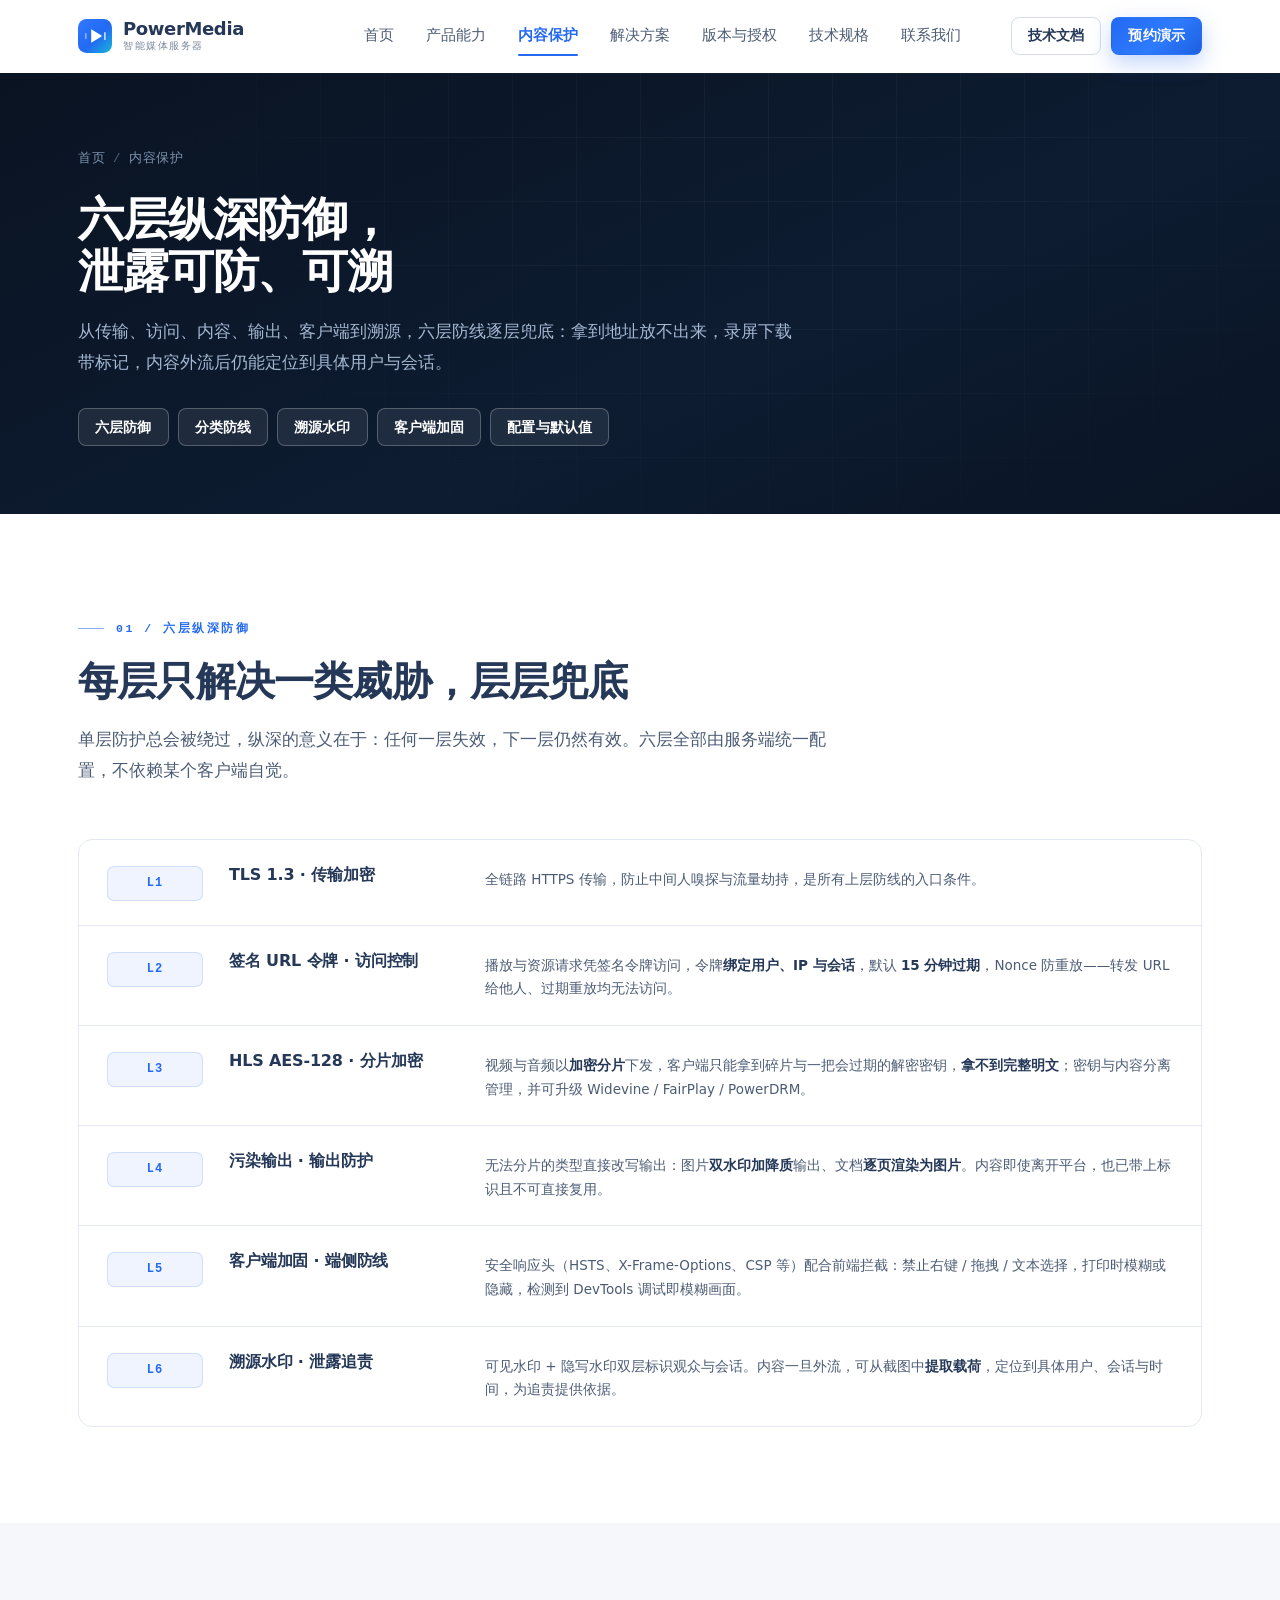
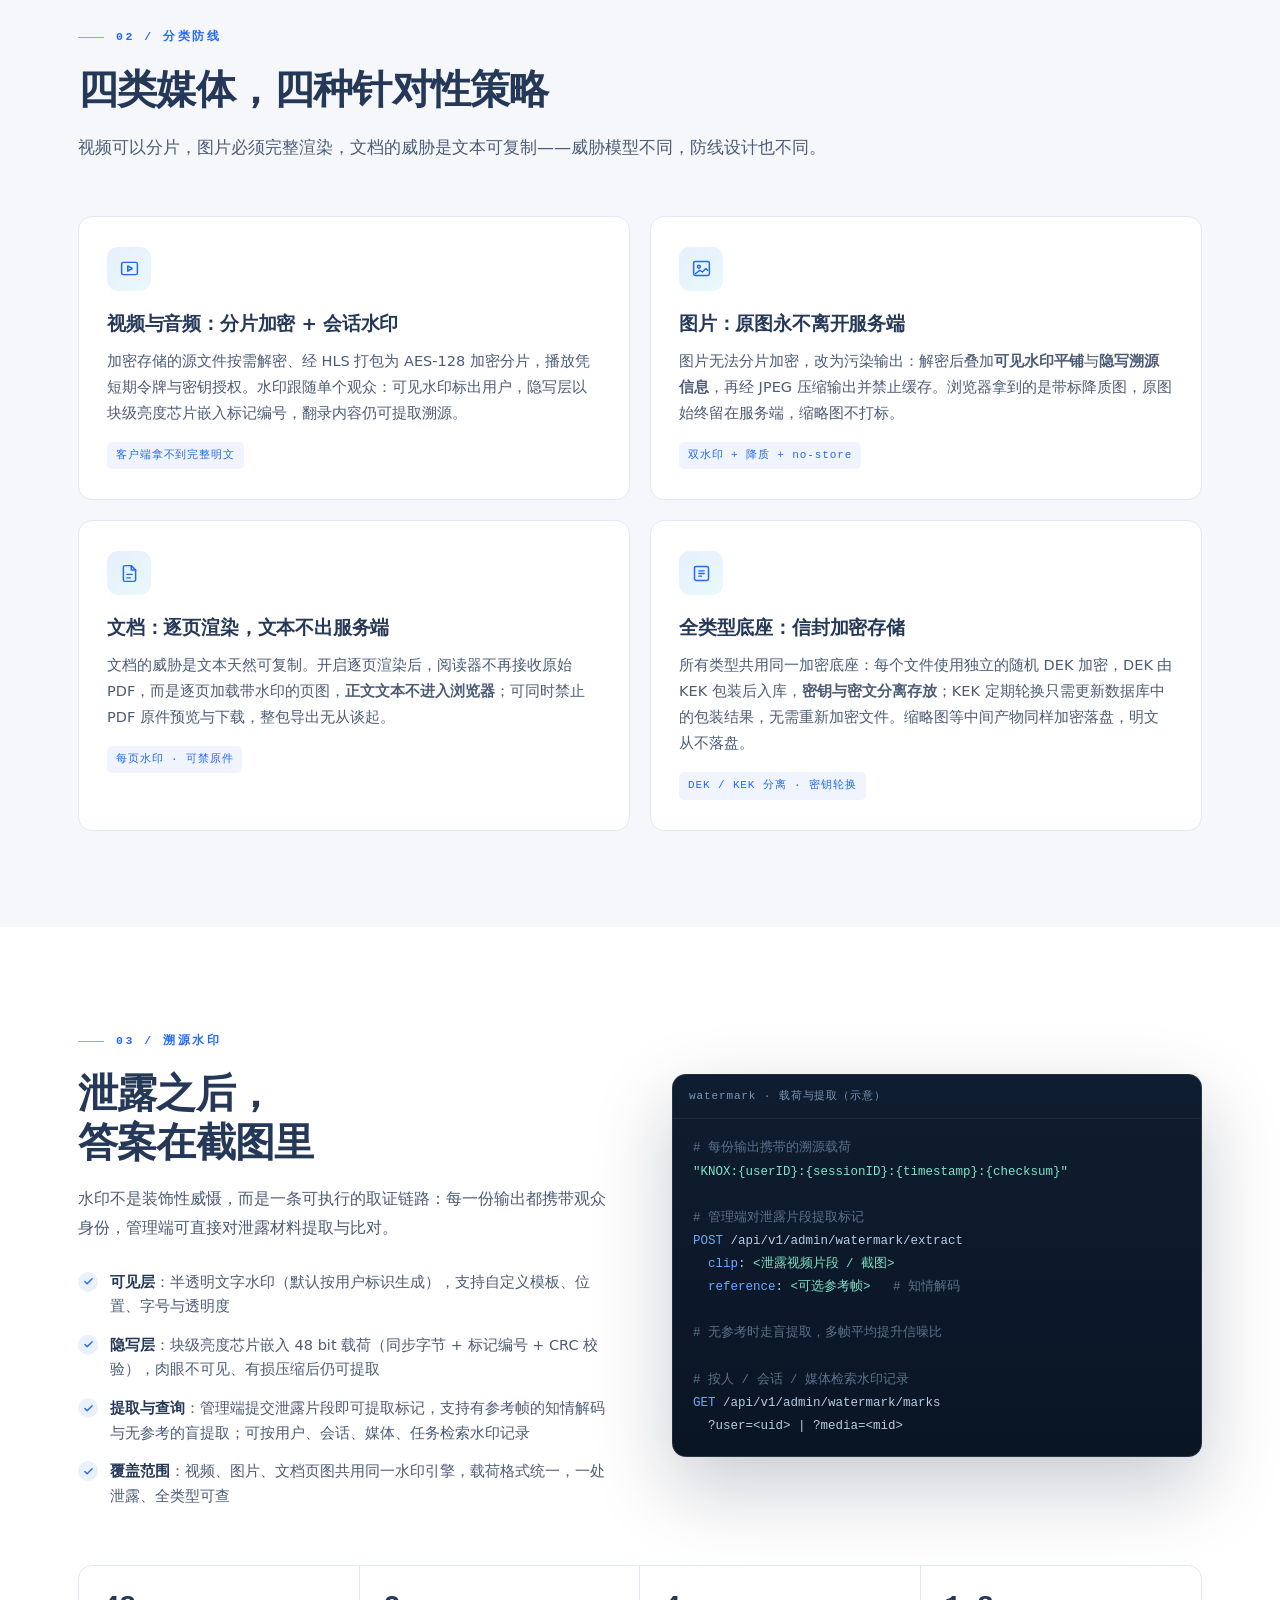
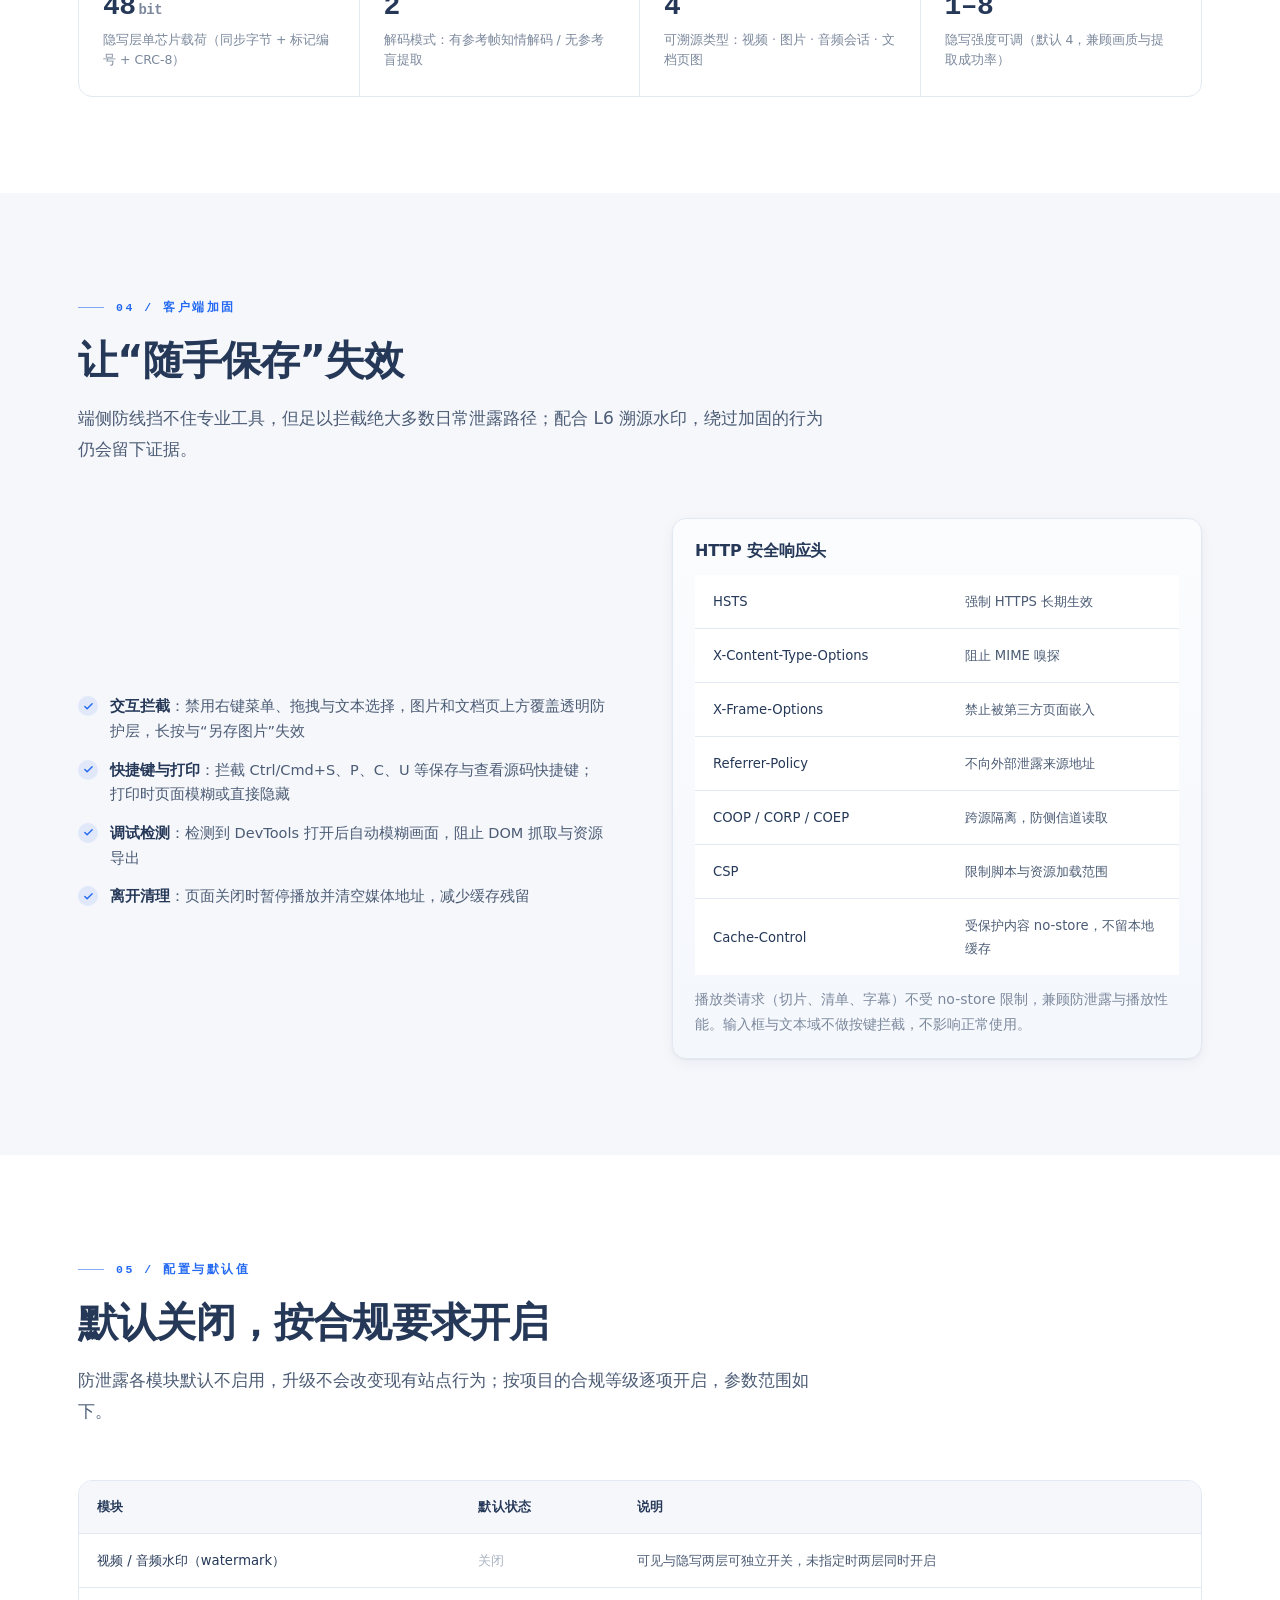
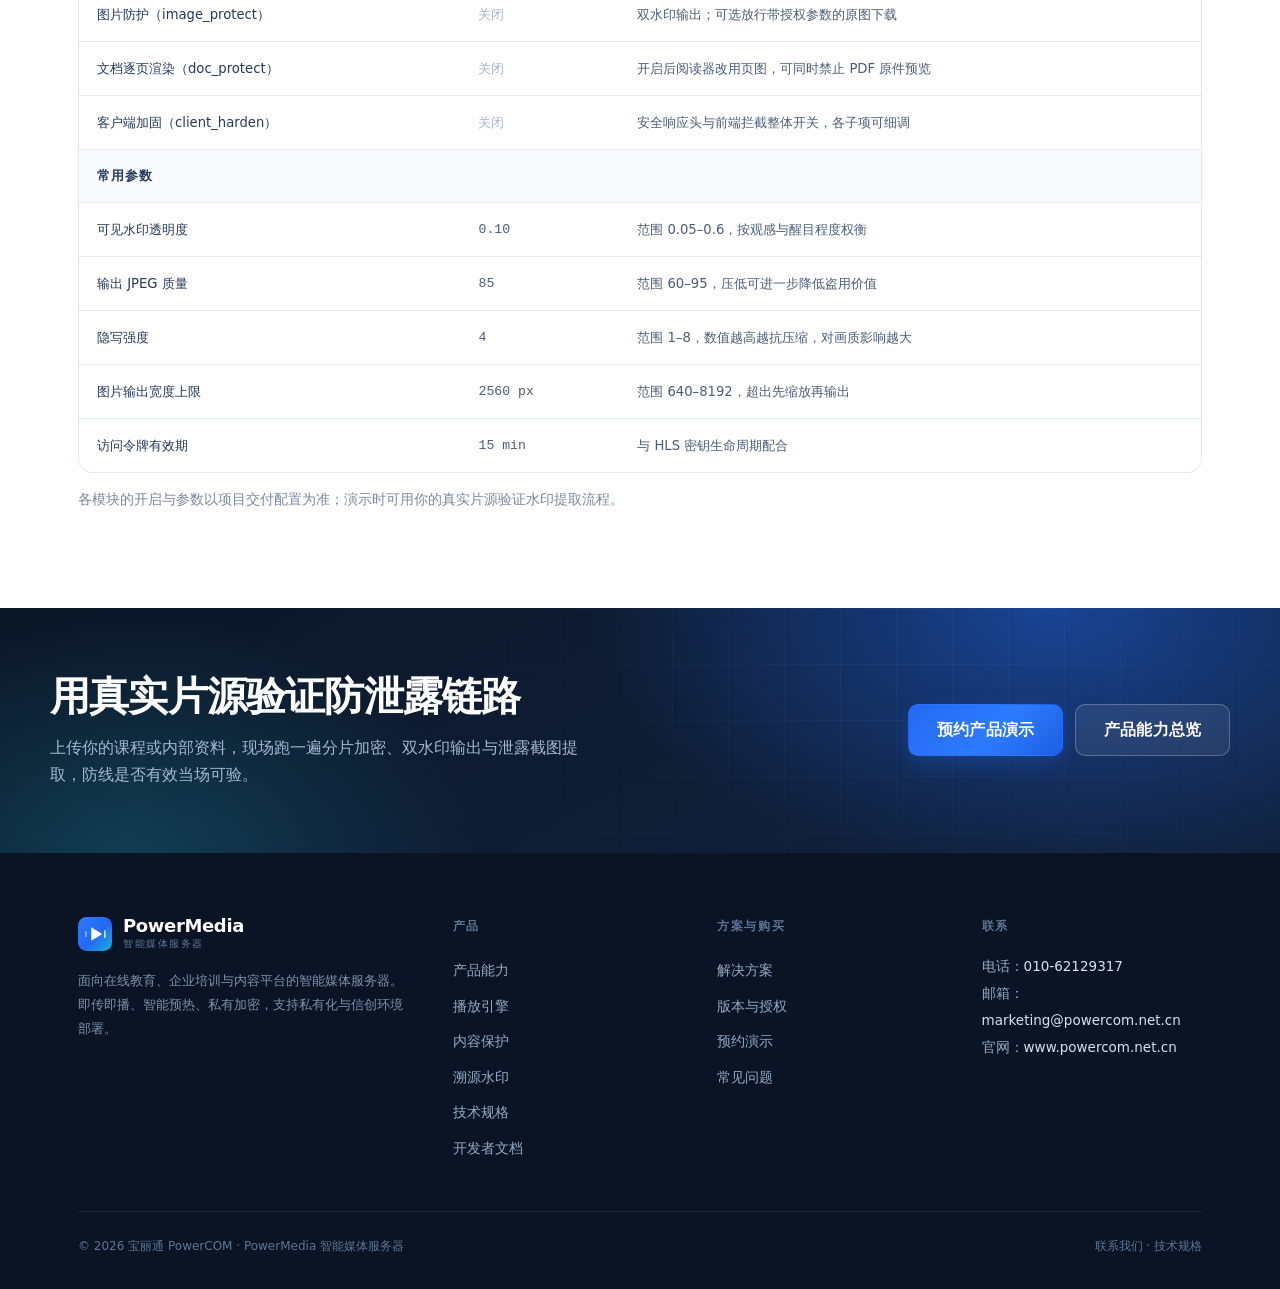
<file: security.html>
<!DOCTYPE html>
<html lang="zh-CN">
<head>
<meta charset="UTF-8">
<meta name="viewport" content="width=device-width, initial-scale=1">
<title>内容保护 · PowerMedia 智能媒体服务器</title>
<meta name="description" content="PowerMedia 内容保护与防泄露：六层纵深防御（TLS 1.3、签名 URL 令牌、HLS AES-128 分片加密、污染输出、客户端加固、溯源水印），覆盖视频、音频、图片与文档，泄露内容可定位来源。">
<link rel="icon" href="assets/img/favicon.svg" type="image/svg+xml">
<link rel="stylesheet" href="assets/css/site.css">
</head>
<body>

<header class="site-header">
  <div class="wrap header-inner">
    <a class="brand" href="index.html" aria-label="PowerMedia 首页">
      <img class="brand-mark" src="assets/img/logo.svg" alt="" width="34" height="34">
      <span class="brand-text">
        <span class="brand-name">PowerMedia</span>
        <span class="brand-sub">智能媒体服务器</span>
      </span>
    </a>
    <nav class="nav" aria-label="主导航">
      <a href="index.html">首页</a>
      <a href="features.html">产品能力</a>
      <a href="security.html">内容保护</a>
      <a href="solutions.html">解决方案</a>
      <a href="editions.html">版本与授权</a>
      <a href="tech.html">技术规格</a>
      <a href="contact.html">联系我们</a>
    </nav>
    <div class="header-cta">
      <a class="btn btn--ghost btn--sm" href="docs.html">技术文档</a>
      <a class="btn btn--primary btn--sm" href="contact.html">预约演示</a>
    </div>
    <button class="nav-toggle" type="button" aria-label="打开导航菜单" aria-expanded="false" aria-controls="mobile-nav">
      <span></span><span></span><span></span>
    </button>
  </div>
</header>
<nav class="mobile-nav" id="mobile-nav" aria-label="移动端导航">
  <a href="index.html">首页</a>
  <a href="features.html">产品能力</a>
  <a href="security.html">内容保护</a>
  <a href="solutions.html">解决方案</a>
  <a href="editions.html">版本与授权</a>
  <a href="tech.html">技术规格</a>
  <a href="docs.html">技术文档</a>
  <a href="contact.html">联系我们</a>
  <a class="btn btn--primary" href="contact.html">预约产品演示</a>
</nav>

<main>

<section class="page-hero">
  <div class="hero-grid-bg" aria-hidden="true"></div>
  <div class="wrap" style="position:relative">
    <div class="crumbs"><a href="index.html">首页</a><span>/</span>内容保护</div>
    <h1>六层纵深防御，<br>泄露可防、可溯</h1>
    <p>从传输、访问、内容、输出、客户端到溯源，六层防线逐层兜底：拿到地址放不出来，录屏下载带标记，内容外流后仍能定位到具体用户与会话。</p>
    <div style="display:flex;flex-wrap:wrap;gap:9px;margin-top:30px">
      <a class="btn btn--onDark btn--sm" href="#layers">六层防御</a>
      <a class="btn btn--onDark btn--sm" href="#defense">分类防线</a>
      <a class="btn btn--onDark btn--sm" href="#trace">溯源水印</a>
      <a class="btn btn--onDark btn--sm" href="#harden">客户端加固</a>
      <a class="btn btn--onDark btn--sm" href="#config">配置与默认值</a>
    </div>
  </div>
</section>

<!-- 六层纵深防御 -->
<section class="section" id="layers">
  <div class="wrap">
    <div class="section-head reveal">
      <div class="eyebrow">01 / 六层纵深防御</div>
      <h2>每层只解决一类威胁，层层兜底</h2>
      <p>单层防护总会被绕过，纵深的意义在于：任何一层失效，下一层仍然有效。六层全部由服务端统一配置，不依赖某个客户端自觉。</p>
    </div>

    <div class="layer-stack reveal">
      <div class="layer">
        <span class="lb">L1</span>
        <h4>TLS 1.3 · 传输加密</h4>
        <p>全链路 HTTPS 传输，防止中间人嗅探与流量劫持，是所有上层防线的入口条件。</p>
      </div>
      <div class="layer">
        <span class="lb">L2</span>
        <h4>签名 URL 令牌 · 访问控制</h4>
        <p>播放与资源请求凭签名令牌访问，令牌<b>绑定用户、IP 与会话</b>，默认 <b>15 分钟过期</b>，Nonce 防重放——转发 URL 给他人、过期重放均无法访问。</p>
      </div>
      <div class="layer">
        <span class="lb">L3</span>
        <h4>HLS AES-128 · 分片加密</h4>
        <p>视频与音频以<b>加密分片</b>下发，客户端只能拿到碎片与一把会过期的解密密钥，<b>拿不到完整明文</b>；密钥与内容分离管理，并可升级 Widevine / FairPlay / PowerDRM。</p>
      </div>
      <div class="layer">
        <span class="lb">L4</span>
        <h4>污染输出 · 输出防护</h4>
        <p>无法分片的类型直接改写输出：图片<b>双水印加降质</b>输出、文档<b>逐页渲染为图片</b>。内容即使离开平台，也已带上标识且不可直接复用。</p>
      </div>
      <div class="layer">
        <span class="lb">L5</span>
        <h4>客户端加固 · 端侧防线</h4>
        <p>安全响应头（HSTS、X-Frame-Options、CSP 等）配合前端拦截：禁止右键 / 拖拽 / 文本选择，打印时模糊或隐藏，检测到 DevTools 调试即模糊画面。</p>
      </div>
      <div class="layer">
        <span class="lb">L6</span>
        <h4>溯源水印 · 泄露追责</h4>
        <p>可见水印 + 隐写水印双层标识观众与会话。内容一旦外流，可从截图中<b>提取载荷</b>，定位到具体用户、会话与时间，为追责提供依据。</p>
      </div>
    </div>
  </div>
</section>

<!-- 分类防线 -->
<section class="section section--soft" id="defense">
  <div class="wrap">
    <div class="section-head reveal">
      <div class="eyebrow">02 / 分类防线</div>
      <h2>四类媒体，四种针对性策略</h2>
      <p>视频可以分片，图片必须完整渲染，文档的威胁是文本可复制——威胁模型不同，防线设计也不同。</p>
    </div>

    <div class="grid grid-2">
      <article class="card reveal">
        <div class="ic" aria-hidden="true">
          <svg viewBox="0 0 24 24" fill="none" stroke="currentColor" stroke-width="1.7" stroke-linecap="round" stroke-linejoin="round"><rect x="3" y="5" width="18" height="14" rx="2"/><path d="m10 9 5 3-5 3z"/></svg>
        </div>
        <h3>视频与音频：分片加密 + 会话水印</h3>
        <p>加密存储的源文件按需解密、经 HLS 打包为 AES-128 加密分片，播放凭短期令牌与密钥授权。水印跟随单个观众：可见水印标出用户，隐写层以块级亮度芯片嵌入标记编号，翻录内容仍可提取溯源。</p>
        <span class="claim">客户端拿不到完整明文</span>
      </article>

      <article class="card reveal" data-d="1">
        <div class="ic" aria-hidden="true">
          <svg viewBox="0 0 24 24" fill="none" stroke="currentColor" stroke-width="1.7" stroke-linecap="round" stroke-linejoin="round"><rect x="3" y="4" width="18" height="16" rx="2"/><circle cx="9" cy="10" r="1.6"/><path d="m5 18 5-4 3 2 4-4 2 2"/></svg>
        </div>
        <h3>图片：原图永不离开服务端</h3>
        <p>图片无法分片加密，改为污染输出：解密后叠加<b>可见水印平铺</b>与<b>隐写溯源信息</b>，再经 JPEG 压缩输出并禁止缓存。浏览器拿到的是带标降质图，原图始终留在服务端，缩略图不打标。</p>
        <span class="claim">双水印 + 降质 + no-store</span>
      </article>

      <article class="card reveal" data-d="2">
        <div class="ic" aria-hidden="true">
          <svg viewBox="0 0 24 24" fill="none" stroke="currentColor" stroke-width="1.7" stroke-linecap="round" stroke-linejoin="round"><path d="M14 3H7a2 2 0 0 0-2 2v14a2 2 0 0 0 2 2h10a2 2 0 0 0 2-2V8z"/><path d="M14 3v5h5M9 13h6M9 17h4"/></svg>
        </div>
        <h3>文档：逐页渲染，文本不出服务端</h3>
        <p>文档的威胁是文本天然可复制。开启逐页渲染后，阅读器不再接收原始 PDF，而是逐页加载带水印的页图，<b>正文文本不进入浏览器</b>；可同时禁止 PDF 原件预览与下载，整包导出无从谈起。</p>
        <span class="claim">每页水印 · 可禁原件</span>
      </article>

      <article class="card reveal" data-d="3">
        <div class="ic" aria-hidden="true">
          <svg viewBox="0 0 24 24" fill="none" stroke="currentColor" stroke-width="1.7" stroke-linecap="round" stroke-linejoin="round"><rect x="4" y="4" width="16" height="16" rx="2"/><path d="M9 9h6M9 12h6M9 15h3"/></svg>
        </div>
        <h3>全类型底座：信封加密存储</h3>
        <p>所有类型共用同一加密底座：每个文件使用独立的随机 DEK 加密，DEK 由 KEK 包装后入库，<b>密钥与密文分离存放</b>；KEK 定期轮换只需更新数据库中的包装结果，无需重新加密文件。缩略图等中间产物同样加密落盘，明文从不落盘。</p>
        <span class="claim">DEK / KEK 分离 · 密钥轮换</span>
      </article>
    </div>
  </div>
</section>

<!-- 溯源水印 -->
<section class="section" id="trace">
  <div class="wrap">
    <div class="split">
      <div class="split-body reveal">
        <div class="eyebrow">03 / 溯源水印</div>
        <h2>泄露之后，<br>答案在截图里</h2>
        <p>水印不是装饰性威慑，而是一条可执行的取证链路：每一份输出都携带观众身份，管理端可直接对泄露材料提取与比对。</p>
        <ul class="checklist">
          <li><span class="tick"><svg viewBox="0 0 24 24" fill="none" stroke="currentColor" stroke-width="3" stroke-linecap="round" stroke-linejoin="round"><path d="M20 6 9 17l-5-5"/></svg></span><span><b>可见层</b>：半透明文字水印（默认按用户标识生成），支持自定义模板、位置、字号与透明度</span></li>
          <li><span class="tick"><svg viewBox="0 0 24 24" fill="none" stroke="currentColor" stroke-width="3" stroke-linecap="round" stroke-linejoin="round"><path d="M20 6 9 17l-5-5"/></svg></span><span><b>隐写层</b>：块级亮度芯片嵌入 48 bit 载荷（同步字节 + 标记编号 + CRC 校验），肉眼不可见、有损压缩后仍可提取</span></li>
          <li><span class="tick"><svg viewBox="0 0 24 24" fill="none" stroke="currentColor" stroke-width="3" stroke-linecap="round" stroke-linejoin="round"><path d="M20 6 9 17l-5-5"/></svg></span><span><b>提取与查询</b>：管理端提交泄露片段即可提取标记，支持有参考帧的知情解码与无参考的盲提取；可按用户、会话、媒体、任务检索水印记录</span></li>
          <li><span class="tick"><svg viewBox="0 0 24 24" fill="none" stroke="currentColor" stroke-width="3" stroke-linecap="round" stroke-linejoin="round"><path d="M20 6 9 17l-5-5"/></svg></span><span><b>覆盖范围</b>：视频、图片、文档页图共用同一水印引擎，载荷格式统一，一处泄露、全类型可查</span></li>
        </ul>
      </div>
      <div class="split-media reveal" data-d="1">
        <div class="panel-dark">
          <div class="ph">watermark · 载荷与提取（示意）</div>
<pre class="wrap"><span class="c"># 每份输出携带的溯源载荷</span>
<span class="s">"KNOX:{userID}:{sessionID}:{timestamp}:{checksum}"</span>

<span class="c"># 管理端对泄露片段提取标记</span>
<span class="k">POST</span> /api/v1/admin/watermark/extract
  <span class="k">clip</span>: <span class="s">&lt;泄露视频片段 / 截图&gt;</span>
  <span class="k">reference</span>: <span class="s">&lt;可选参考帧&gt;</span>   <span class="c"># 知情解码</span>

<span class="c"># 无参考时走盲提取，多帧平均提升信噪比</span>

<span class="c"># 按人 / 会话 / 媒体检索水印记录</span>
<span class="k">GET</span> /api/v1/admin/watermark/marks
  ?user=&lt;uid&gt; | ?media=&lt;mid&gt;</pre>
        </div>
      </div>
    </div>

    <div class="stats reveal" style="margin-top:56px">
      <div class="stat">
        <div class="v">48<span>bit</span></div>
        <div class="k">隐写层单芯片载荷（同步字节 + 标记编号 + CRC-8）</div>
      </div>
      <div class="stat">
        <div class="v">2</div>
        <div class="k">解码模式：有参考帧知情解码 / 无参考盲提取</div>
      </div>
      <div class="stat">
        <div class="v">4</div>
        <div class="k">可溯源类型：视频 · 图片 · 音频会话 · 文档页图</div>
      </div>
      <div class="stat">
        <div class="v">1–8</div>
        <div class="k">隐写强度可调（默认 4，兼顾画质与提取成功率）</div>
      </div>
    </div>
  </div>
</section>

<!-- 客户端加固 -->
<section class="section section--soft" id="harden">
  <div class="wrap">
    <div class="section-head reveal">
      <div class="eyebrow">04 / 客户端加固</div>
      <h2>让“随手保存”失效</h2>
      <p>端侧防线挡不住专业工具，但足以拦截绝大多数日常泄露路径；配合 L6 溯源水印，绕过加固的行为仍会留下证据。</p>
    </div>

    <div class="split">
      <div class="split-body reveal">
        <ul class="checklist">
          <li><span class="tick"><svg viewBox="0 0 24 24" fill="none" stroke="currentColor" stroke-width="3" stroke-linecap="round" stroke-linejoin="round"><path d="M20 6 9 17l-5-5"/></svg></span><span><b>交互拦截</b>：禁用右键菜单、拖拽与文本选择，图片和文档页上方覆盖透明防护层，长按与“另存图片”失效</span></li>
          <li><span class="tick"><svg viewBox="0 0 24 24" fill="none" stroke="currentColor" stroke-width="3" stroke-linecap="round" stroke-linejoin="round"><path d="M20 6 9 17l-5-5"/></svg></span><span><b>快捷键与打印</b>：拦截 Ctrl/Cmd+S、P、C、U 等保存与查看源码快捷键；打印时页面模糊或直接隐藏</span></li>
          <li><span class="tick"><svg viewBox="0 0 24 24" fill="none" stroke="currentColor" stroke-width="3" stroke-linecap="round" stroke-linejoin="round"><path d="M20 6 9 17l-5-5"/></svg></span><span><b>调试检测</b>：检测到 DevTools 打开后自动模糊画面，阻止 DOM 抓取与资源导出</span></li>
          <li><span class="tick"><svg viewBox="0 0 24 24" fill="none" stroke="currentColor" stroke-width="3" stroke-linecap="round" stroke-linejoin="round"><path d="M20 6 9 17l-5-5"/></svg></span><span><b>离开清理</b>：页面关闭时暂停播放并清空媒体地址，减少缓存残留</span></li>
        </ul>
      </div>
      <div class="split-media reveal" data-d="1">
        <div class="panel">
          <h4 style="margin-bottom:14px">HTTP 安全响应头</h4>
          <div class="table-scroll" style="border:0;border-radius:0;overflow:hidden">
            <table class="compare" style="min-width:0;font-size:13px">
              <tbody>
                <tr><td style="width:52%">HSTS</td><td>强制 HTTPS 长期生效</td></tr>
                <tr><td>X-Content-Type-Options</td><td>阻止 MIME 嗅探</td></tr>
                <tr><td>X-Frame-Options</td><td>禁止被第三方页面嵌入</td></tr>
                <tr><td>Referrer-Policy</td><td>不向外部泄露来源地址</td></tr>
                <tr><td>COOP / CORP / COEP</td><td>跨源隔离，防侧信道读取</td></tr>
                <tr><td>CSP</td><td>限制脚本与资源加载范围</td></tr>
                <tr><td>Cache-Control</td><td>受保护内容 no-store，不留本地缓存</td></tr>
              </tbody>
            </table>
          </div>
          <p class="small muted" style="margin-top:12px">播放类请求（切片、清单、字幕）不受 no-store 限制，兼顾防泄露与播放性能。输入框与文本域不做按键拦截，不影响正常使用。</p>
        </div>
      </div>
    </div>
  </div>
</section>

<!-- 配置与默认值 -->
<section class="section" id="config">
  <div class="wrap">
    <div class="section-head reveal">
      <div class="eyebrow">05 / 配置与默认值</div>
      <h2>默认关闭，按合规要求开启</h2>
      <p>防泄露各模块默认不启用，升级不会改变现有站点行为；按项目的合规等级逐项开启，参数范围如下。</p>
    </div>

    <div class="table-scroll reveal">
      <table class="compare">
        <thead>
          <tr><th>模块</th><th>默认状态</th><th>说明</th></tr>
        </thead>
        <tbody>
          <tr>
            <td>视频 / 音频水印（watermark）</td>
            <td class="no">关闭</td>
            <td>可见与隐写两层可独立开关，未指定时两层同时开启</td>
          </tr>
          <tr>
            <td>图片防护（image_protect）</td>
            <td class="no">关闭</td>
            <td>双水印输出；可选放行带授权参数的原图下载</td>
          </tr>
          <tr>
            <td>文档逐页渲染（doc_protect）</td>
            <td class="no">关闭</td>
            <td>开启后阅读器改用页图，可同时禁止 PDF 原件预览</td>
          </tr>
          <tr>
            <td>客户端加固（client_harden）</td>
            <td class="no">关闭</td>
            <td>安全响应头与前端拦截整体开关，各子项可细调</td>
          </tr>
          <tr class="cat"><td colspan="3">常用参数</td></tr>
          <tr>
            <td>可见水印透明度</td>
            <td class="mono">0.10</td>
            <td>范围 0.05–0.6，按观感与醒目程度权衡</td>
          </tr>
          <tr>
            <td>输出 JPEG 质量</td>
            <td class="mono">85</td>
            <td>范围 60–95，压低可进一步降低盗用价值</td>
          </tr>
          <tr>
            <td>隐写强度</td>
            <td class="mono">4</td>
            <td>范围 1–8，数值越高越抗压缩，对画质影响越大</td>
          </tr>
          <tr>
            <td>图片输出宽度上限</td>
            <td class="mono">2560 px</td>
            <td>范围 640–8192，超出先缩放再输出</td>
          </tr>
          <tr>
            <td>访问令牌有效期</td>
            <td class="mono">15 min</td>
            <td>与 HLS 密钥生命周期配合</td>
          </tr>
        </tbody>
      </table>
    </div>
    <p class="small muted" style="margin-top:14px">各模块的开启与参数以项目交付配置为准；演示时可用你的真实片源验证水印提取流程。</p>
  </div>
</section>

<!-- CTA -->
<section class="cta-band">
  <div class="cta-grid-bg" aria-hidden="true"></div>
  <div class="wrap inner">
    <div>
      <h2>用真实片源验证防泄露链路</h2>
      <p>上传你的课程或内部资料，现场跑一遍分片加密、双水印输出与泄露截图提取，防线是否有效当场可验。</p>
    </div>
    <div class="actions">
      <a class="btn btn--primary btn--lg" href="contact.html">预约产品演示</a>
      <a class="btn btn--onDark btn--lg" href="features.html#protect">产品能力总览</a>
    </div>
  </div>
</section>

</main>

<footer class="site-footer">
  <div class="wrap">
    <div class="footer-top">
      <div class="footer-brand">
        <a class="brand" href="index.html" aria-label="PowerMedia 首页">
          <img class="brand-mark" src="assets/img/logo.svg" alt="" width="34" height="34">
          <span class="brand-text">
            <span class="brand-name">PowerMedia</span>
            <span class="brand-sub">智能媒体服务器</span>
          </span>
        </a>
        <p>面向在线教育、企业培训与内容平台的智能媒体服务器。即传即播、智能预热、私有加密，支持私有化与信创环境部署。</p>
      </div>
      <div class="footer-col">
        <h5>产品</h5>
        <a href="features.html">产品能力</a>
        <a href="features.html#playback">播放引擎</a>
        <a href="security.html">内容保护</a>
        <a href="security.html#trace">溯源水印</a>
        <a href="tech.html">技术规格</a>
        <a href="docs.html">开发者文档</a>
      </div>
      <div class="footer-col">
        <h5>方案与购买</h5>
        <a href="solutions.html">解决方案</a>
        <a href="editions.html">版本与授权</a>
        <a href="contact.html">预约演示</a>
        <a href="contact.html#faq">常见问题</a>
      </div>
      <div class="footer-col">
        <h5>联系</h5>
        <div class="footer-contact">
          电话：<b>010-62129317</b><br>
          邮箱：<b>marketing@powercom.net.cn</b><br>
          官网：<b>www.powercom.net.cn</b>
        </div>
      </div>
    </div>
    <div class="footer-bottom">
      <span>© <span data-year>2026</span> 宝丽通 PowerCOM · PowerMedia 智能媒体服务器</span>
      <span><a href="contact.html">联系我们</a> · <a href="tech.html">技术规格</a></span>
    </div>
  </div>
</footer>

<script src="assets/js/site.js"></script>
</body>
</html>
</file>
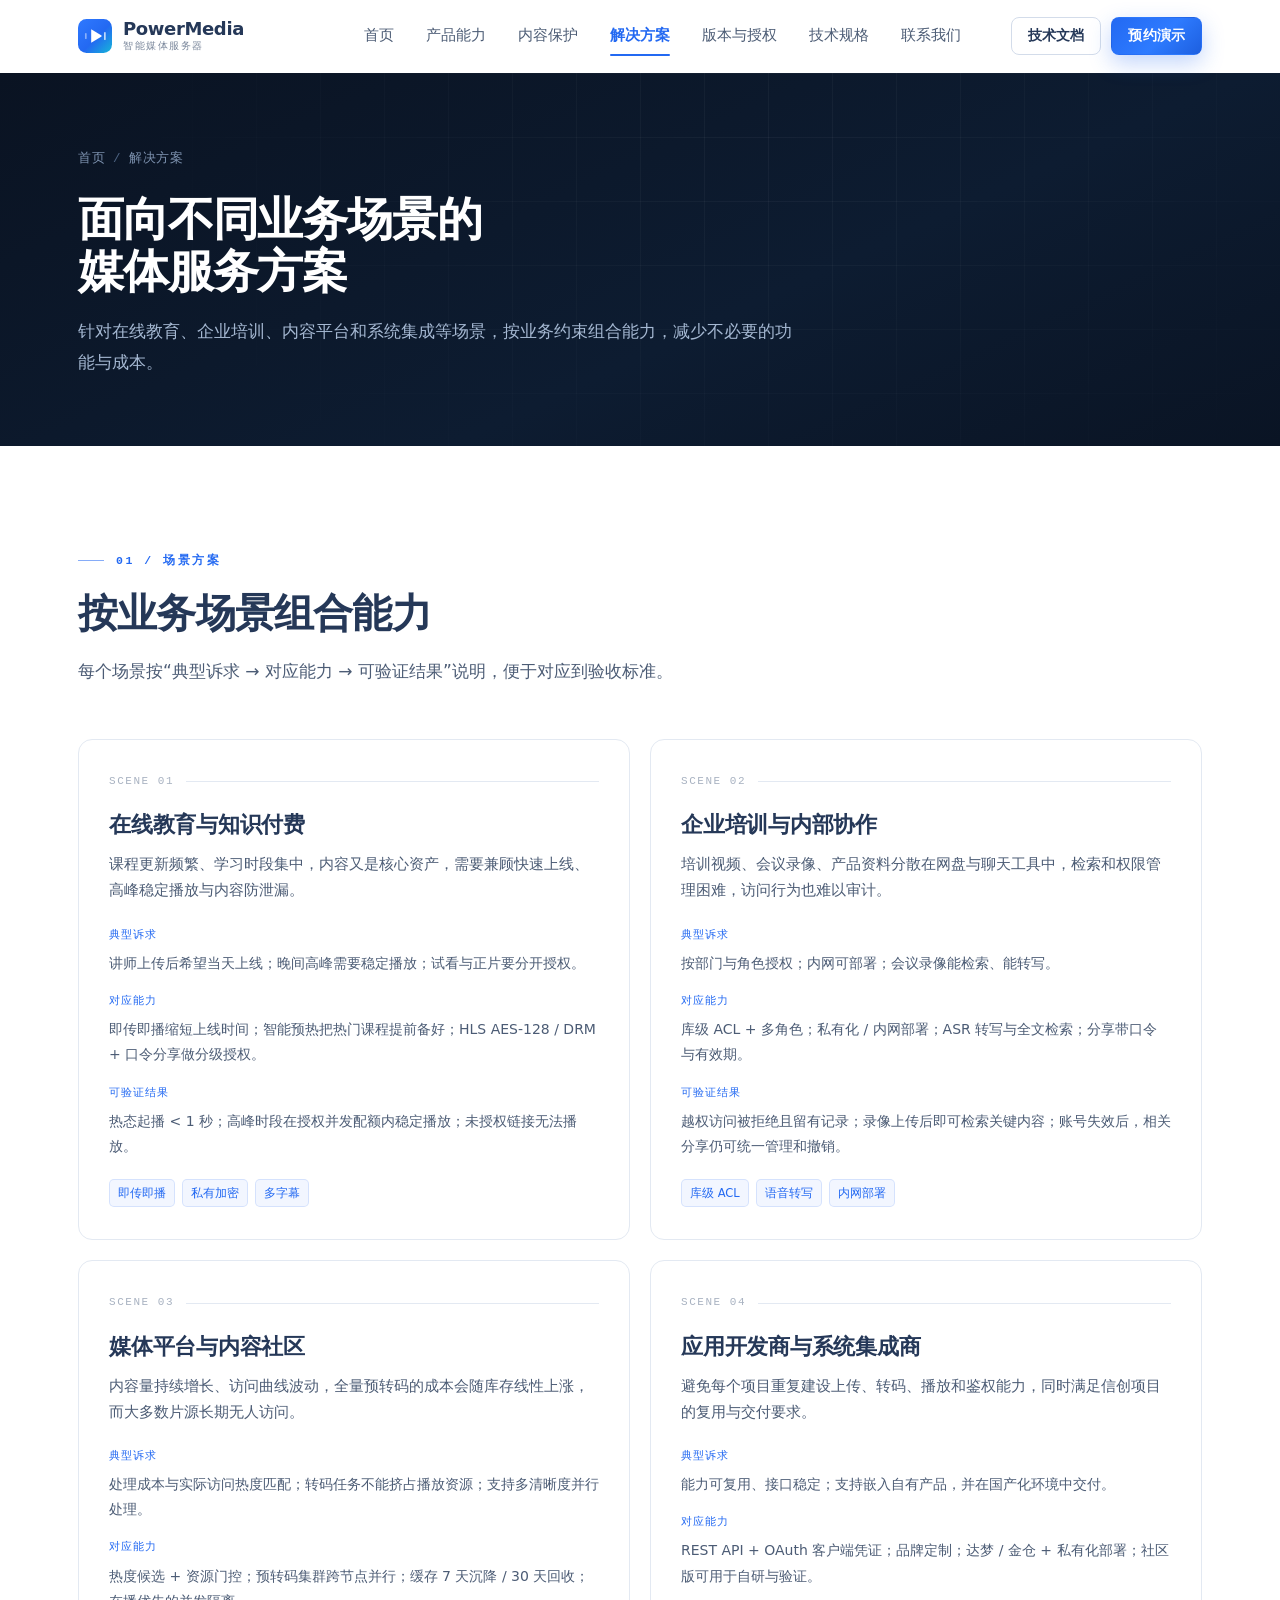
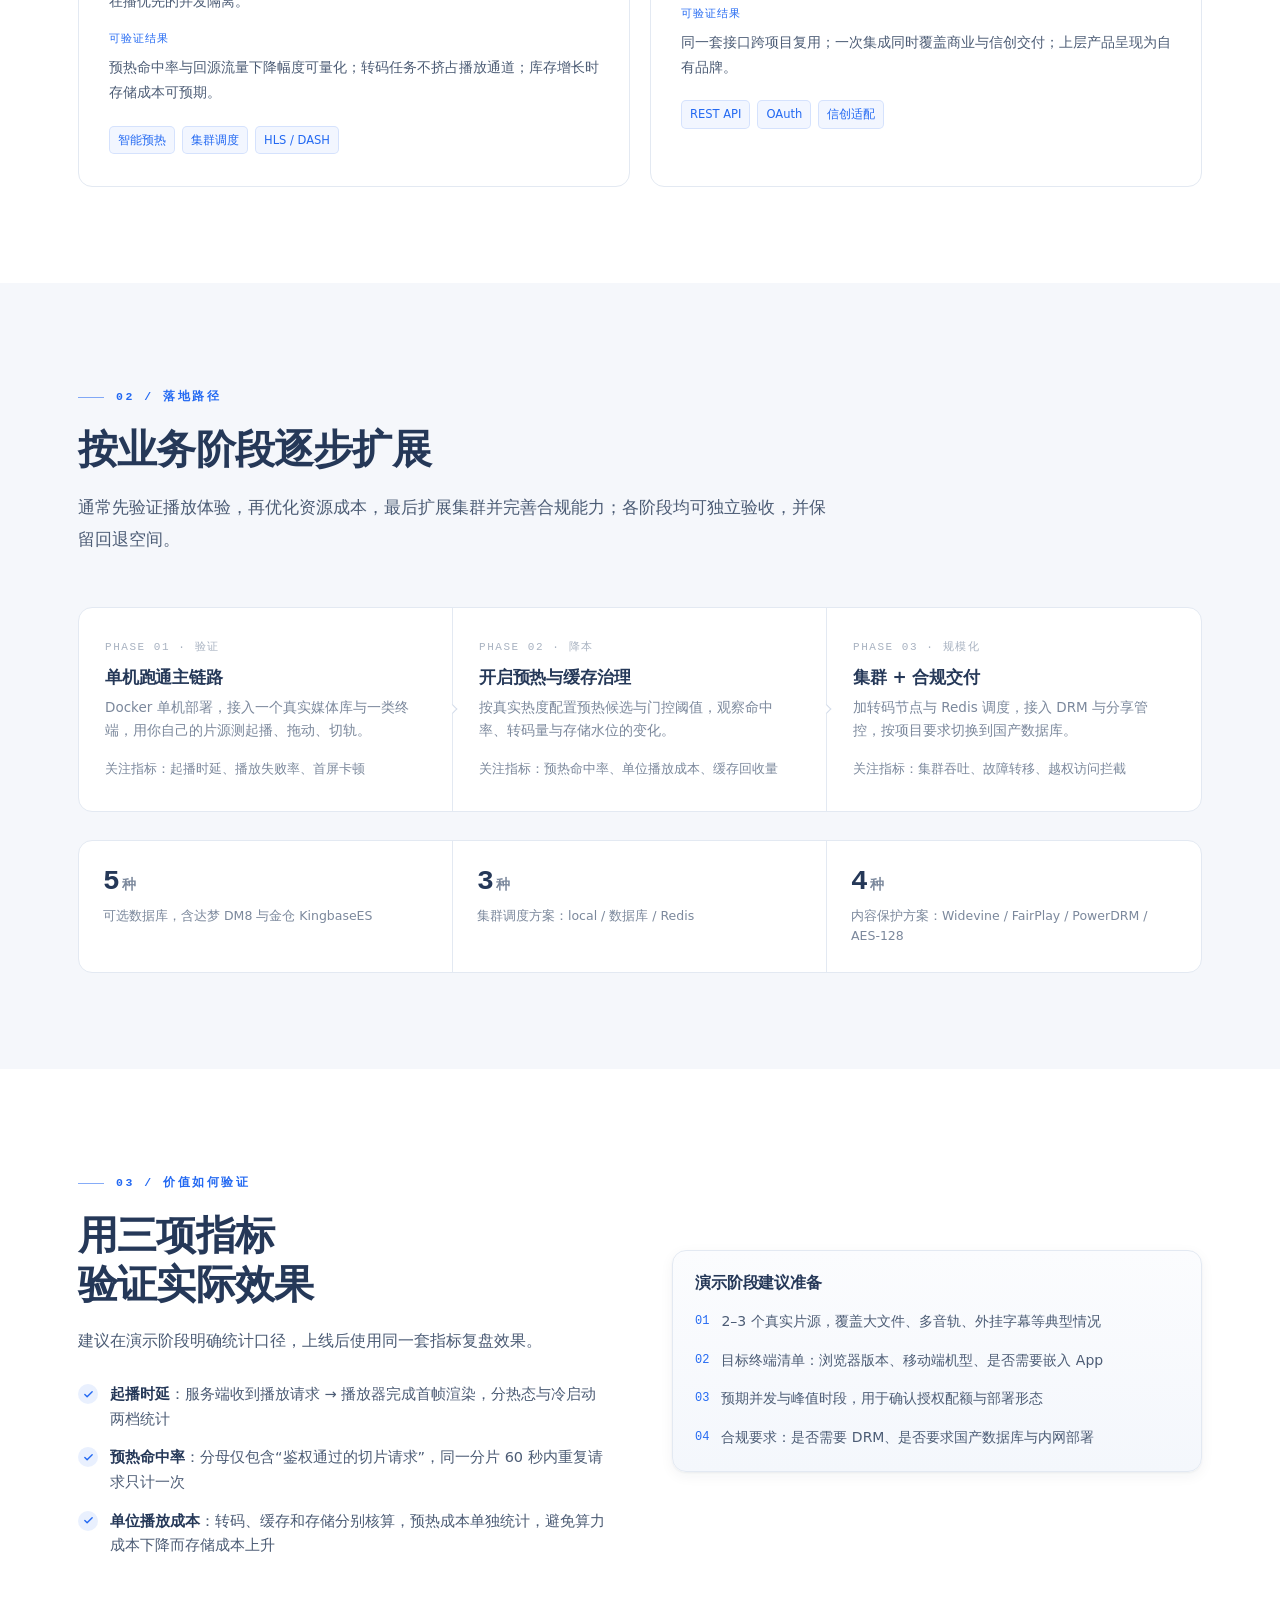
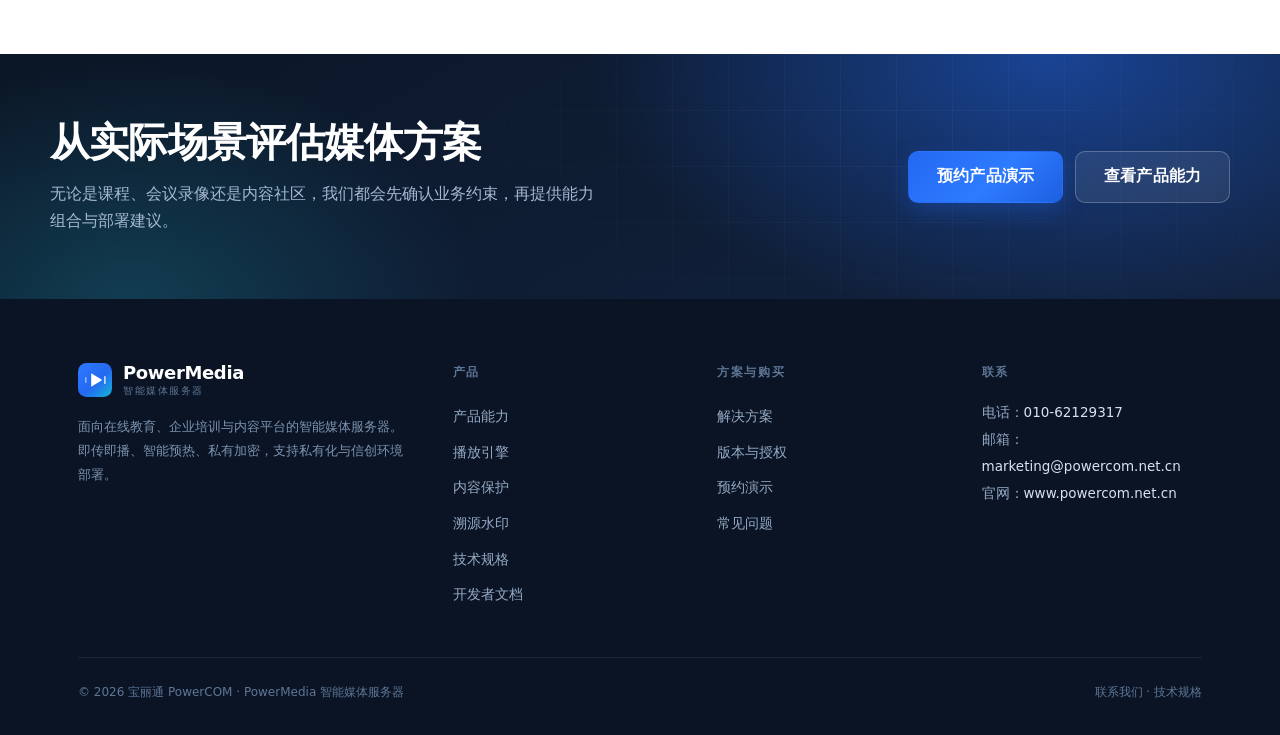
<file: solutions.html>
<!DOCTYPE html>
<html lang="zh-CN">
<head>
<meta charset="UTF-8">
<meta name="viewport" content="width=device-width, initial-scale=1">
<title>解决方案 · PowerMedia 智能媒体服务器</title>
<meta name="description" content="PowerMedia 场景方案：在线教育与知识付费、企业培训与内部协作、媒体平台与内容社区、应用开发商与系统集成商，含信创环境交付路径。">
<link rel="icon" href="assets/img/favicon.svg" type="image/svg+xml">
<link rel="stylesheet" href="assets/css/site.css">
</head>
<body>

<header class="site-header">
  <div class="wrap header-inner">
    <a class="brand" href="index.html" aria-label="PowerMedia 首页">
      <img class="brand-mark" src="assets/img/logo.svg" alt="" width="34" height="34">
      <span class="brand-text">
        <span class="brand-name">PowerMedia</span>
        <span class="brand-sub">智能媒体服务器</span>
      </span>
    </a>
    <nav class="nav" aria-label="主导航">
      <a href="index.html">首页</a>
      <a href="features.html">产品能力</a>
      <a href="security.html">内容保护</a>
      <a href="solutions.html">解决方案</a>
      <a href="editions.html">版本与授权</a>
      <a href="tech.html">技术规格</a>
      <a href="contact.html">联系我们</a>
    </nav>
    <div class="header-cta">
      <a class="btn btn--ghost btn--sm" href="docs.html">技术文档</a>
      <a class="btn btn--primary btn--sm" href="contact.html">预约演示</a>
    </div>
    <button class="nav-toggle" type="button" aria-label="打开导航菜单" aria-expanded="false" aria-controls="mobile-nav">
      <span></span><span></span><span></span>
    </button>
  </div>
</header>
<nav class="mobile-nav" id="mobile-nav" aria-label="移动端导航">
  <a href="index.html">首页</a>
  <a href="features.html">产品能力</a>
  <a href="security.html">内容保护</a>
  <a href="solutions.html">解决方案</a>
  <a href="editions.html">版本与授权</a>
  <a href="tech.html">技术规格</a>
  <a href="docs.html">技术文档</a>
  <a href="contact.html">联系我们</a>
  <a class="btn btn--primary" href="contact.html">预约产品演示</a>
</nav>

<main>

<section class="page-hero">
  <div class="hero-grid-bg" aria-hidden="true"></div>
  <div class="wrap" style="position:relative">
    <div class="crumbs"><a href="index.html">首页</a><span>/</span>解决方案</div>
    <h1>面向不同业务场景的<br>媒体服务方案</h1>
    <p>针对在线教育、企业培训、内容平台和系统集成等场景，按业务约束组合能力，减少不必要的功能与成本。</p>
  </div>
</section>

<!-- 场景 -->
<section class="section">
  <div class="wrap">
    <div class="section-head reveal">
      <div class="eyebrow">01 / 场景方案</div>
      <h2>按业务场景组合能力</h2>
      <p>每个场景按“典型诉求 → 对应能力 → 可验证结果”说明，便于对应到验收标准。</p>
    </div>

    <div class="grid grid-2">
      <!-- 教育 -->
      <article class="card reveal" style="padding:32px 30px">
        <div style="display:flex;align-items:center;gap:12px;margin-bottom:18px">
          <span class="mono" style="font-size:11px;letter-spacing:.14em;color:var(--ink-4)">SCENE 01</span>
          <span style="flex:1;height:1px;background:var(--line)"></span>
        </div>
        <h3 style="font-size:22px">在线教育与知识付费</h3>
        <p style="margin-top:10px">课程更新频繁、学习时段集中，内容又是核心资产，需要兼顾快速上线、高峰稳定播放与内容防泄漏。</p>
        <div style="margin-top:22px;display:grid;gap:16px">
          <div>
            <div class="mono" style="font-size:11px;color:var(--brand);letter-spacing:.1em">典型诉求</div>
            <p style="margin-top:6px;font-size:14px">讲师上传后希望当天上线；晚间高峰需要稳定播放；试看与正片要分开授权。</p>
          </div>
          <div>
            <div class="mono" style="font-size:11px;color:var(--brand);letter-spacing:.1em">对应能力</div>
            <p style="margin-top:6px;font-size:14px">即传即播缩短上线时间；智能预热把热门课程提前备好；HLS AES-128 / DRM + 口令分享做分级授权。</p>
          </div>
          <div>
            <div class="mono" style="font-size:11px;color:var(--brand);letter-spacing:.1em">可验证结果</div>
            <p style="margin-top:6px;font-size:14px">热态起播 &lt; 1 秒；高峰时段在授权并发配额内稳定播放；未授权链接无法播放。</p>
          </div>
        </div>
        <div class="tags" style="display:flex;flex-wrap:wrap;gap:7px;margin-top:20px">
          <span style="font-size:11.5px;color:var(--brand);background:rgba(35,105,242,.06);border:1px solid rgba(35,105,242,.14);padding:3px 8px;border-radius:5px">即传即播</span>
          <span style="font-size:11.5px;color:var(--brand);background:rgba(35,105,242,.06);border:1px solid rgba(35,105,242,.14);padding:3px 8px;border-radius:5px">私有加密</span>
          <span style="font-size:11.5px;color:var(--brand);background:rgba(35,105,242,.06);border:1px solid rgba(35,105,242,.14);padding:3px 8px;border-radius:5px">多字幕</span>
        </div>
      </article>

      <!-- 企业 -->
      <article class="card reveal" data-d="1" style="padding:32px 30px">
        <div style="display:flex;align-items:center;gap:12px;margin-bottom:18px">
          <span class="mono" style="font-size:11px;letter-spacing:.14em;color:var(--ink-4)">SCENE 02</span>
          <span style="flex:1;height:1px;background:var(--line)"></span>
        </div>
        <h3 style="font-size:22px">企业培训与内部协作</h3>
        <p style="margin-top:10px">培训视频、会议录像、产品资料分散在网盘与聊天工具中，检索和权限管理困难，访问行为也难以审计。</p>
        <div style="margin-top:22px;display:grid;gap:16px">
          <div>
            <div class="mono" style="font-size:11px;color:var(--brand);letter-spacing:.1em">典型诉求</div>
            <p style="margin-top:6px;font-size:14px">按部门与角色授权；内网可部署；会议录像能检索、能转写。</p>
          </div>
          <div>
            <div class="mono" style="font-size:11px;color:var(--brand);letter-spacing:.1em">对应能力</div>
            <p style="margin-top:6px;font-size:14px">库级 ACL + 多角色；私有化 / 内网部署；ASR 转写与全文检索；分享带口令与有效期。</p>
          </div>
          <div>
            <div class="mono" style="font-size:11px;color:var(--brand);letter-spacing:.1em">可验证结果</div>
            <p style="margin-top:6px;font-size:14px">越权访问被拒绝且留有记录；录像上传后即可检索关键内容；账号失效后，相关分享仍可统一管理和撤销。</p>
          </div>
        </div>
        <div class="tags" style="display:flex;flex-wrap:wrap;gap:7px;margin-top:20px">
          <span style="font-size:11.5px;color:var(--brand);background:rgba(35,105,242,.06);border:1px solid rgba(35,105,242,.14);padding:3px 8px;border-radius:5px">库级 ACL</span>
          <span style="font-size:11.5px;color:var(--brand);background:rgba(35,105,242,.06);border:1px solid rgba(35,105,242,.14);padding:3px 8px;border-radius:5px">语音转写</span>
          <span style="font-size:11.5px;color:var(--brand);background:rgba(35,105,242,.06);border:1px solid rgba(35,105,242,.14);padding:3px 8px;border-radius:5px">内网部署</span>
        </div>
      </article>

      <!-- 平台 -->
      <article class="card reveal" data-d="2" style="padding:32px 30px">
        <div style="display:flex;align-items:center;gap:12px;margin-bottom:18px">
          <span class="mono" style="font-size:11px;letter-spacing:.14em;color:var(--ink-4)">SCENE 03</span>
          <span style="flex:1;height:1px;background:var(--line)"></span>
        </div>
        <h3 style="font-size:22px">媒体平台与内容社区</h3>
        <p style="margin-top:10px">内容量持续增长、访问曲线波动，全量预转码的成本会随库存线性上涨，而大多数片源长期无人访问。</p>
        <div style="margin-top:22px;display:grid;gap:16px">
          <div>
            <div class="mono" style="font-size:11px;color:var(--brand);letter-spacing:.1em">典型诉求</div>
            <p style="margin-top:6px;font-size:14px">处理成本与实际访问热度匹配；转码任务不能挤占播放资源；支持多清晰度并行处理。</p>
          </div>
          <div>
            <div class="mono" style="font-size:11px;color:var(--brand);letter-spacing:.1em">对应能力</div>
            <p style="margin-top:6px;font-size:14px">热度候选 + 资源门控；预转码集群跨节点并行；缓存 7 天沉降 / 30 天回收；在播优先的并发隔离。</p>
          </div>
          <div>
            <div class="mono" style="font-size:11px;color:var(--brand);letter-spacing:.1em">可验证结果</div>
            <p style="margin-top:6px;font-size:14px">预热命中率与回源流量下降幅度可量化；转码任务不挤占播放通道；库存增长时存储成本可预期。</p>
          </div>
        </div>
        <div class="tags" style="display:flex;flex-wrap:wrap;gap:7px;margin-top:20px">
          <span style="font-size:11.5px;color:var(--brand);background:rgba(35,105,242,.06);border:1px solid rgba(35,105,242,.14);padding:3px 8px;border-radius:5px">智能预热</span>
          <span style="font-size:11.5px;color:var(--brand);background:rgba(35,105,242,.06);border:1px solid rgba(35,105,242,.14);padding:3px 8px;border-radius:5px">集群调度</span>
          <span style="font-size:11.5px;color:var(--brand);background:rgba(35,105,242,.06);border:1px solid rgba(35,105,242,.14);padding:3px 8px;border-radius:5px">HLS / DASH</span>
        </div>
      </article>

      <!-- 集成商 -->
      <article class="card reveal" data-d="3" style="padding:32px 30px">
        <div style="display:flex;align-items:center;gap:12px;margin-bottom:18px">
          <span class="mono" style="font-size:11px;letter-spacing:.14em;color:var(--ink-4)">SCENE 04</span>
          <span style="flex:1;height:1px;background:var(--line)"></span>
        </div>
        <h3 style="font-size:22px">应用开发商与系统集成商</h3>
        <p style="margin-top:10px">避免每个项目重复建设上传、转码、播放和鉴权能力，同时满足信创项目的复用与交付要求。</p>
        <div style="margin-top:22px;display:grid;gap:16px">
          <div>
            <div class="mono" style="font-size:11px;color:var(--brand);letter-spacing:.1em">典型诉求</div>
            <p style="margin-top:6px;font-size:14px">能力可复用、接口稳定；支持嵌入自有产品，并在国产化环境中交付。</p>
          </div>
          <div>
            <div class="mono" style="font-size:11px;color:var(--brand);letter-spacing:.1em">对应能力</div>
            <p style="margin-top:6px;font-size:14px">REST API + OAuth 客户端凭证；品牌定制；达梦 / 金仓 + 私有化部署；社区版可用于自研与验证。</p>
          </div>
          <div>
            <div class="mono" style="font-size:11px;color:var(--brand);letter-spacing:.1em">可验证结果</div>
            <p style="margin-top:6px;font-size:14px">同一套接口跨项目复用；一次集成同时覆盖商业与信创交付；上层产品呈现为自有品牌。</p>
          </div>
        </div>
        <div class="tags" style="display:flex;flex-wrap:wrap;gap:7px;margin-top:20px">
          <span style="font-size:11.5px;color:var(--brand);background:rgba(35,105,242,.06);border:1px solid rgba(35,105,242,.14);padding:3px 8px;border-radius:5px">REST API</span>
          <span style="font-size:11.5px;color:var(--brand);background:rgba(35,105,242,.06);border:1px solid rgba(35,105,242,.14);padding:3px 8px;border-radius:5px">OAuth</span>
          <span style="font-size:11.5px;color:var(--brand);background:rgba(35,105,242,.06);border:1px solid rgba(35,105,242,.14);padding:3px 8px;border-radius:5px">信创适配</span>
        </div>
      </article>
    </div>
  </div>
</section>

<!-- 部署路径 -->
<section class="section section--soft">
  <div class="wrap">
    <div class="section-head reveal">
      <div class="eyebrow">02 / 落地路径</div>
      <h2>按业务阶段逐步扩展</h2>
      <p>通常先验证播放体验，再优化资源成本，最后扩展集群并完善合规能力；各阶段均可独立验收，并保留回退空间。</p>
    </div>

    <div class="arch reveal" style="grid-template-columns:repeat(3,1fr)">
      <div class="arch-step" style="padding:30px 26px">
        <div class="n">PHASE 01 · 验证</div>
        <h4 style="font-size:17px">单机跑通主链路</h4>
        <p style="font-size:13.5px;margin-top:6px">Docker 单机部署，接入一个真实媒体库与一类终端，用你自己的片源测起播、拖动、切轨。</p>
        <div style="margin-top:16px;font-size:12.5px;color:var(--ink-3);line-height:1.8">
          关注指标：起播时延、播放失败率、首屏卡顿
        </div>
      </div>
      <div class="arch-step" style="padding:30px 26px">
        <div class="n">PHASE 02 · 降本</div>
        <h4 style="font-size:17px">开启预热与缓存治理</h4>
        <p style="font-size:13.5px;margin-top:6px">按真实热度配置预热候选与门控阈值，观察命中率、转码量与存储水位的变化。</p>
        <div style="margin-top:16px;font-size:12.5px;color:var(--ink-3);line-height:1.8">
          关注指标：预热命中率、单位播放成本、缓存回收量
        </div>
      </div>
      <div class="arch-step" style="padding:30px 26px">
        <div class="n">PHASE 03 · 规模化</div>
        <h4 style="font-size:17px">集群 + 合规交付</h4>
        <p style="font-size:13.5px;margin-top:6px">加转码节点与 Redis 调度，接入 DRM 与分享管控，按项目要求切换到国产数据库。</p>
        <div style="margin-top:16px;font-size:12.5px;color:var(--ink-3);line-height:1.8">
          关注指标：集群吞吐、故障转移、越权访问拦截
        </div>
      </div>
    </div>

    <div class="stats reveal" style="margin-top:28px;grid-template-columns:repeat(3,1fr)">
      <div class="stat">
        <div class="v">5<span>种</span></div>
        <div class="k">可选数据库，含达梦 DM8 与金仓 KingbaseES</div>
      </div>
      <div class="stat">
        <div class="v">3<span>种</span></div>
        <div class="k">集群调度方案：local / 数据库 / Redis</div>
      </div>
      <div class="stat">
        <div class="v">4<span>种</span></div>
        <div class="k">内容保护方案：Widevine / FairPlay / PowerDRM / AES-128</div>
      </div>
    </div>
  </div>
</section>

<!-- 价值口径 -->
<section class="section">
  <div class="wrap">
    <div class="split">
      <div class="split-body reveal">
        <div class="eyebrow">03 / 价值如何验证</div>
        <h2>用三项指标<br>验证实际效果</h2>
        <p>建议在演示阶段明确统计口径，上线后使用同一套指标复盘效果。</p>
        <ul class="checklist">
          <li><span class="tick"><svg viewBox="0 0 24 24" fill="none" stroke="currentColor" stroke-width="3" stroke-linecap="round" stroke-linejoin="round"><path d="M20 6 9 17l-5-5"/></svg></span><span><b>起播时延</b>：服务端收到播放请求 → 播放器完成首帧渲染，分热态与冷启动两档统计</span></li>
          <li><span class="tick"><svg viewBox="0 0 24 24" fill="none" stroke="currentColor" stroke-width="3" stroke-linecap="round" stroke-linejoin="round"><path d="M20 6 9 17l-5-5"/></svg></span><span><b>预热命中率</b>：分母仅包含“鉴权通过的切片请求”，同一分片 60 秒内重复请求只计一次</span></li>
          <li><span class="tick"><svg viewBox="0 0 24 24" fill="none" stroke="currentColor" stroke-width="3" stroke-linecap="round" stroke-linejoin="round"><path d="M20 6 9 17l-5-5"/></svg></span><span><b>单位播放成本</b>：转码、缓存和存储分别核算，预热成本单独统计，避免算力成本下降而存储成本上升</span></li>
        </ul>
      </div>
      <div class="split-media reveal" data-d="1">
        <div class="panel">
          <h4 style="margin-bottom:16px">演示阶段建议准备</h4>
          <div style="display:grid;gap:14px">
            <div style="display:flex;gap:12px"><span class="mono" style="color:var(--brand);font-size:12px;padding-top:2px">01</span><p class="small">2–3 个真实片源，覆盖大文件、多音轨、外挂字幕等典型情况</p></div>
            <div style="display:flex;gap:12px"><span class="mono" style="color:var(--brand);font-size:12px;padding-top:2px">02</span><p class="small">目标终端清单：浏览器版本、移动端机型、是否需要嵌入 App</p></div>
            <div style="display:flex;gap:12px"><span class="mono" style="color:var(--brand);font-size:12px;padding-top:2px">03</span><p class="small">预期并发与峰值时段，用于确认授权配额与部署形态</p></div>
            <div style="display:flex;gap:12px"><span class="mono" style="color:var(--brand);font-size:12px;padding-top:2px">04</span><p class="small">合规要求：是否需要 DRM、是否要求国产数据库与内网部署</p></div>
          </div>
        </div>
      </div>
    </div>
  </div>
</section>

<section class="cta-band">
  <div class="cta-grid-bg" aria-hidden="true"></div>
  <div class="wrap inner">
    <div>
      <h2>从实际场景评估媒体方案</h2>
      <p>无论是课程、会议录像还是内容社区，我们都会先确认业务约束，再提供能力组合与部署建议。</p>
    </div>
    <div class="actions">
      <a class="btn btn--primary btn--lg" href="contact.html">预约产品演示</a>
      <a class="btn btn--onDark btn--lg" href="features.html">查看产品能力</a>
    </div>
  </div>
</section>

</main>

<footer class="site-footer">
  <div class="wrap">
    <div class="footer-top">
      <div class="footer-brand">
        <a class="brand" href="index.html" aria-label="PowerMedia 首页">
          <img class="brand-mark" src="assets/img/logo.svg" alt="" width="34" height="34">
          <span class="brand-text">
            <span class="brand-name">PowerMedia</span>
            <span class="brand-sub">智能媒体服务器</span>
          </span>
        </a>
        <p>面向在线教育、企业培训与内容平台的智能媒体服务器。即传即播、智能预热、私有加密，支持私有化与信创环境部署。</p>
      </div>
      <div class="footer-col">
        <h5>产品</h5>
        <a href="features.html">产品能力</a>
        <a href="features.html#playback">播放引擎</a>
        <a href="security.html">内容保护</a>
        <a href="security.html#trace">溯源水印</a>
        <a href="tech.html">技术规格</a>
        <a href="docs.html">开发者文档</a>
      </div>
      <div class="footer-col">
        <h5>方案与购买</h5>
        <a href="solutions.html">解决方案</a>
        <a href="editions.html">版本与授权</a>
        <a href="contact.html">预约演示</a>
        <a href="contact.html#faq">常见问题</a>
      </div>
      <div class="footer-col">
        <h5>联系</h5>
        <div class="footer-contact">
          电话：<b>010-62129317</b><br>
          邮箱：<b>marketing@powercom.net.cn</b><br>
          官网：<b>www.powercom.net.cn</b>
        </div>
      </div>
    </div>
    <div class="footer-bottom">
      <span>© <span data-year>2026</span> 宝丽通 PowerCOM · PowerMedia 智能媒体服务器</span>
      <span><a href="contact.html">联系我们</a> · <a href="tech.html">技术规格</a></span>
    </div>
  </div>
</footer>

<script src="assets/js/site.js"></script>
</body>
</html>
</file>
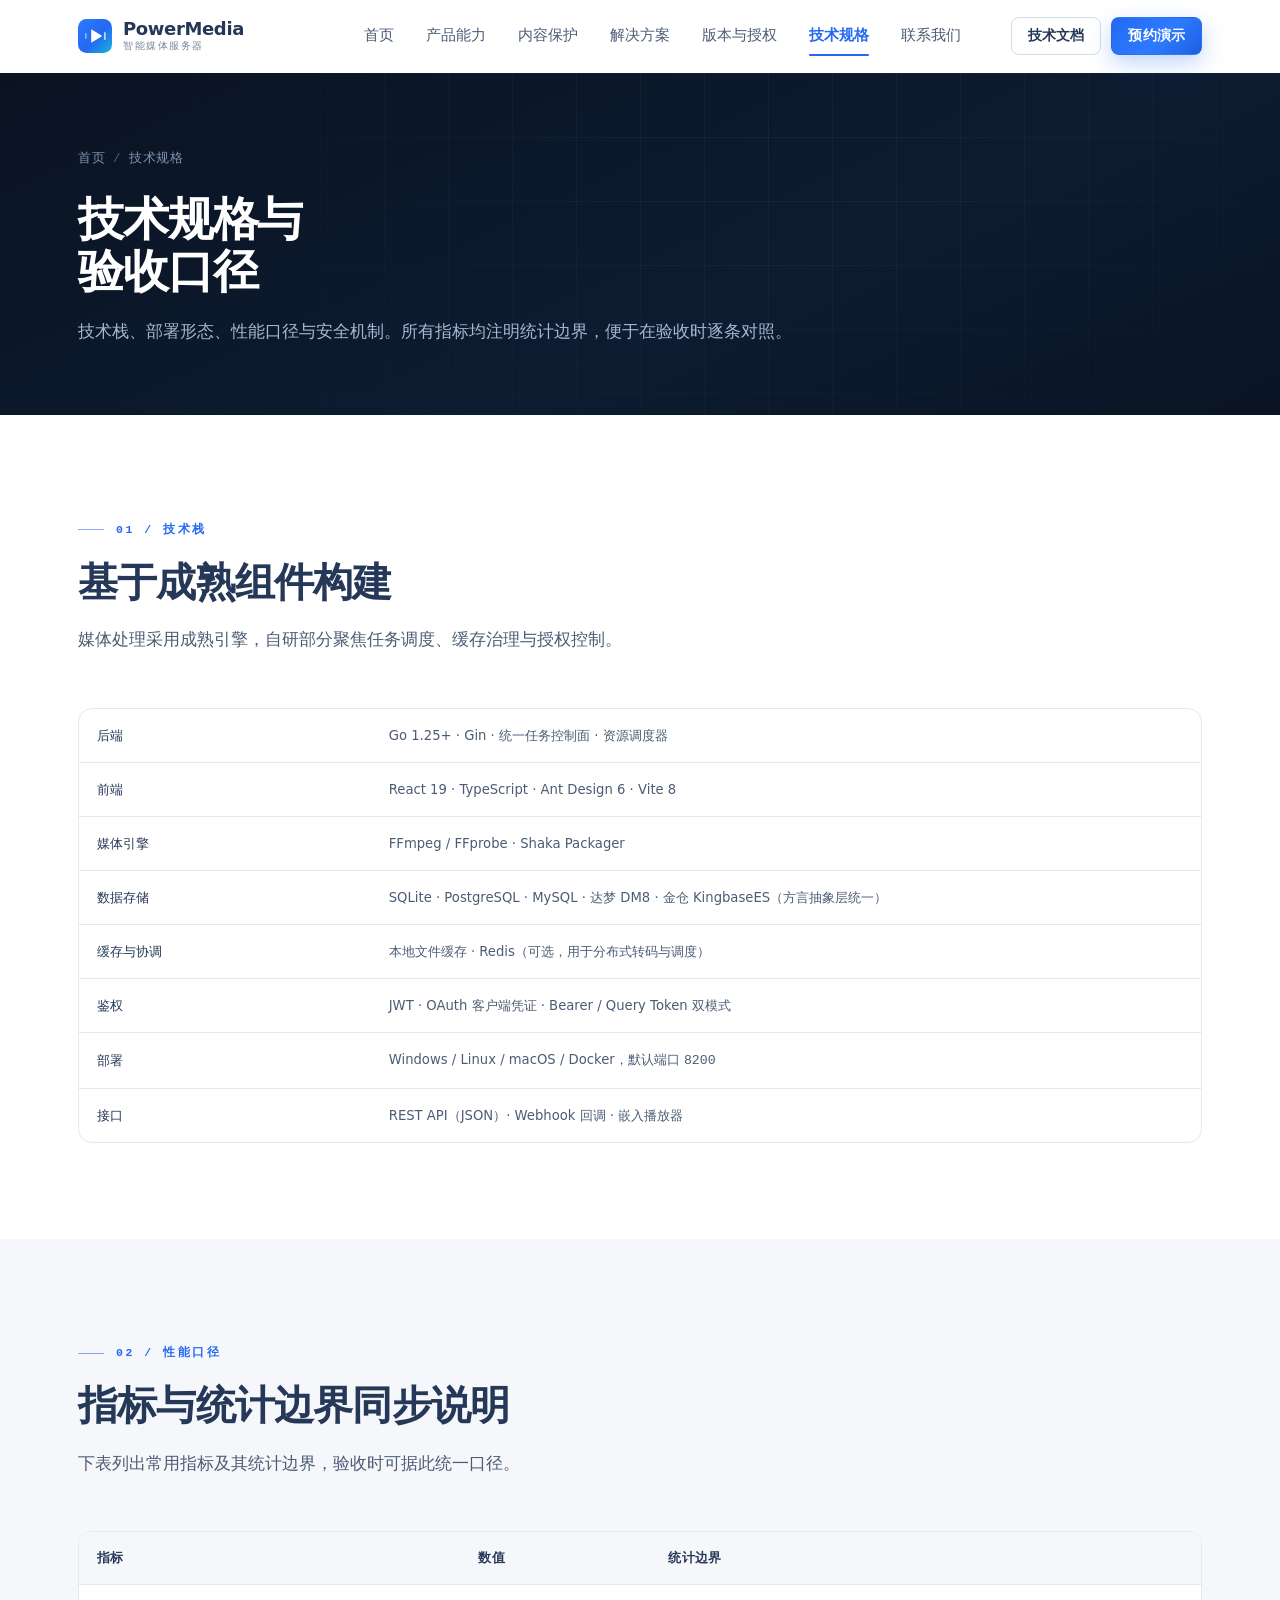
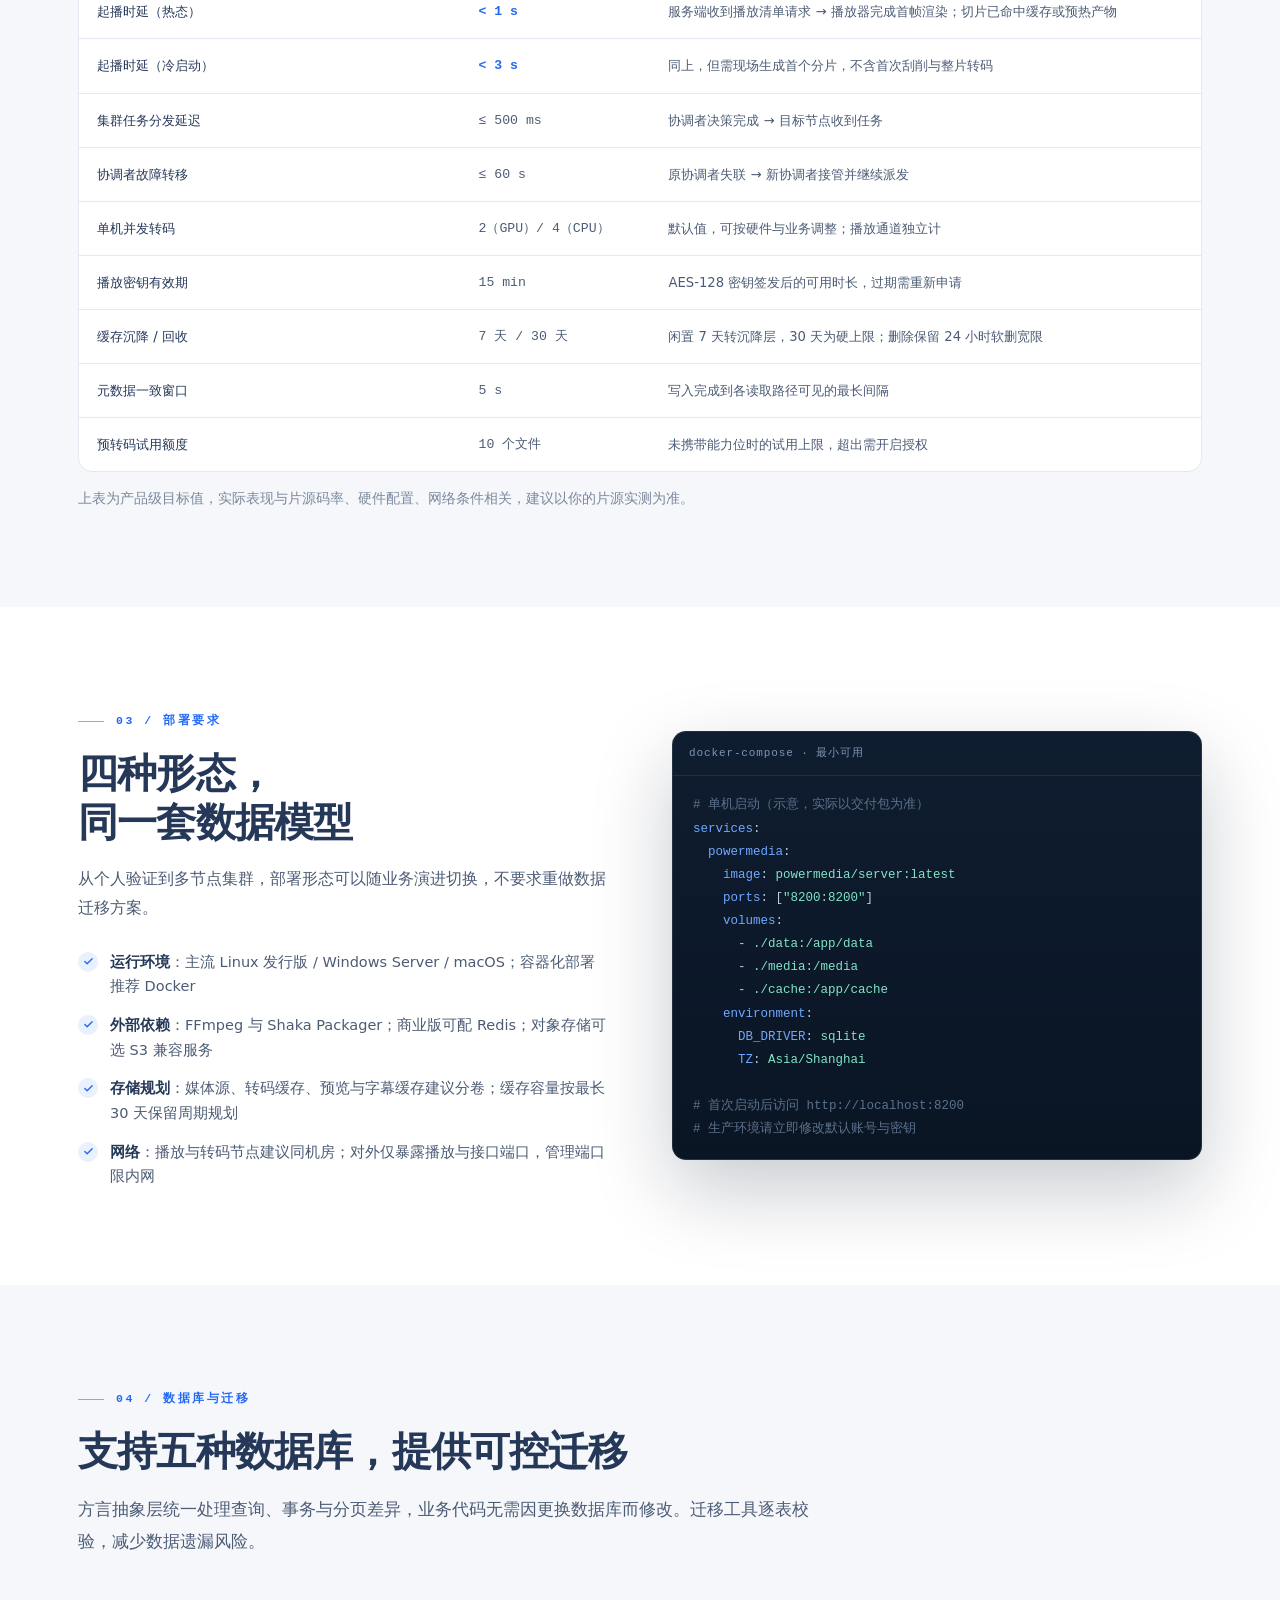
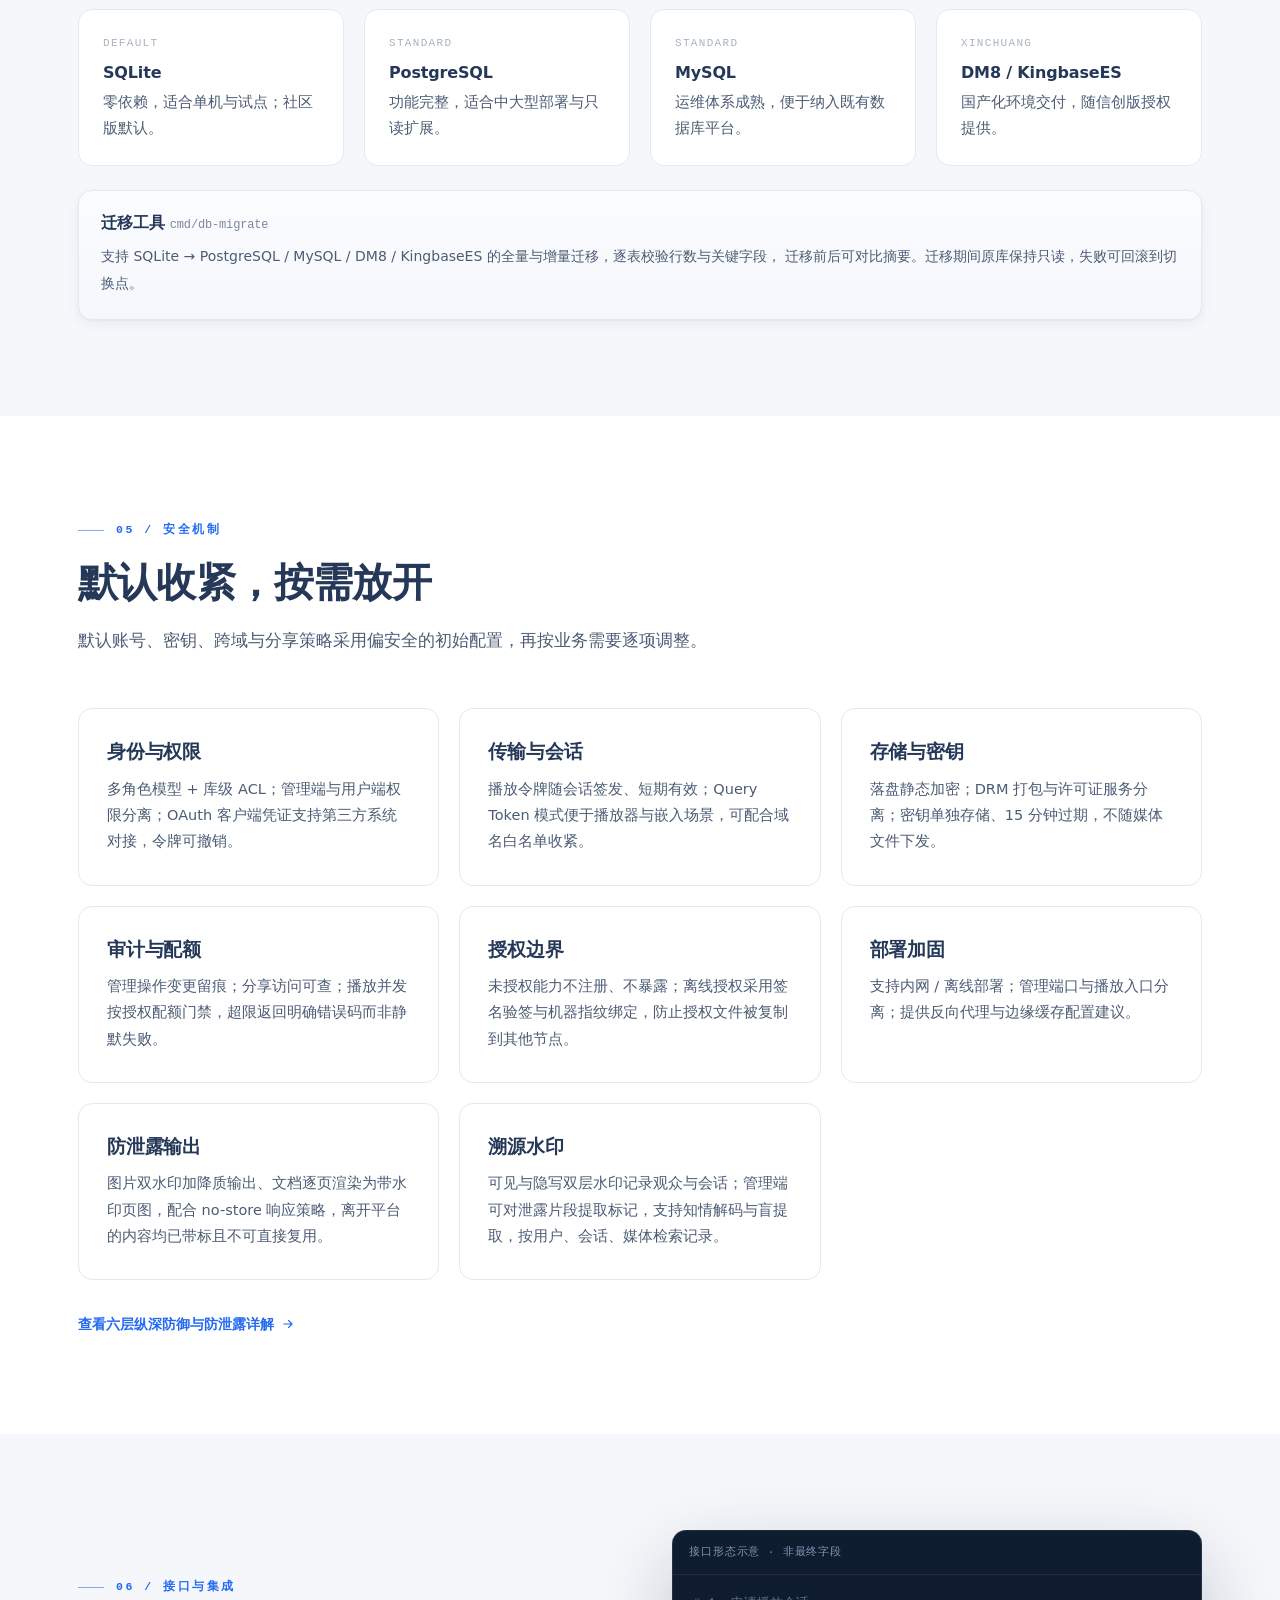
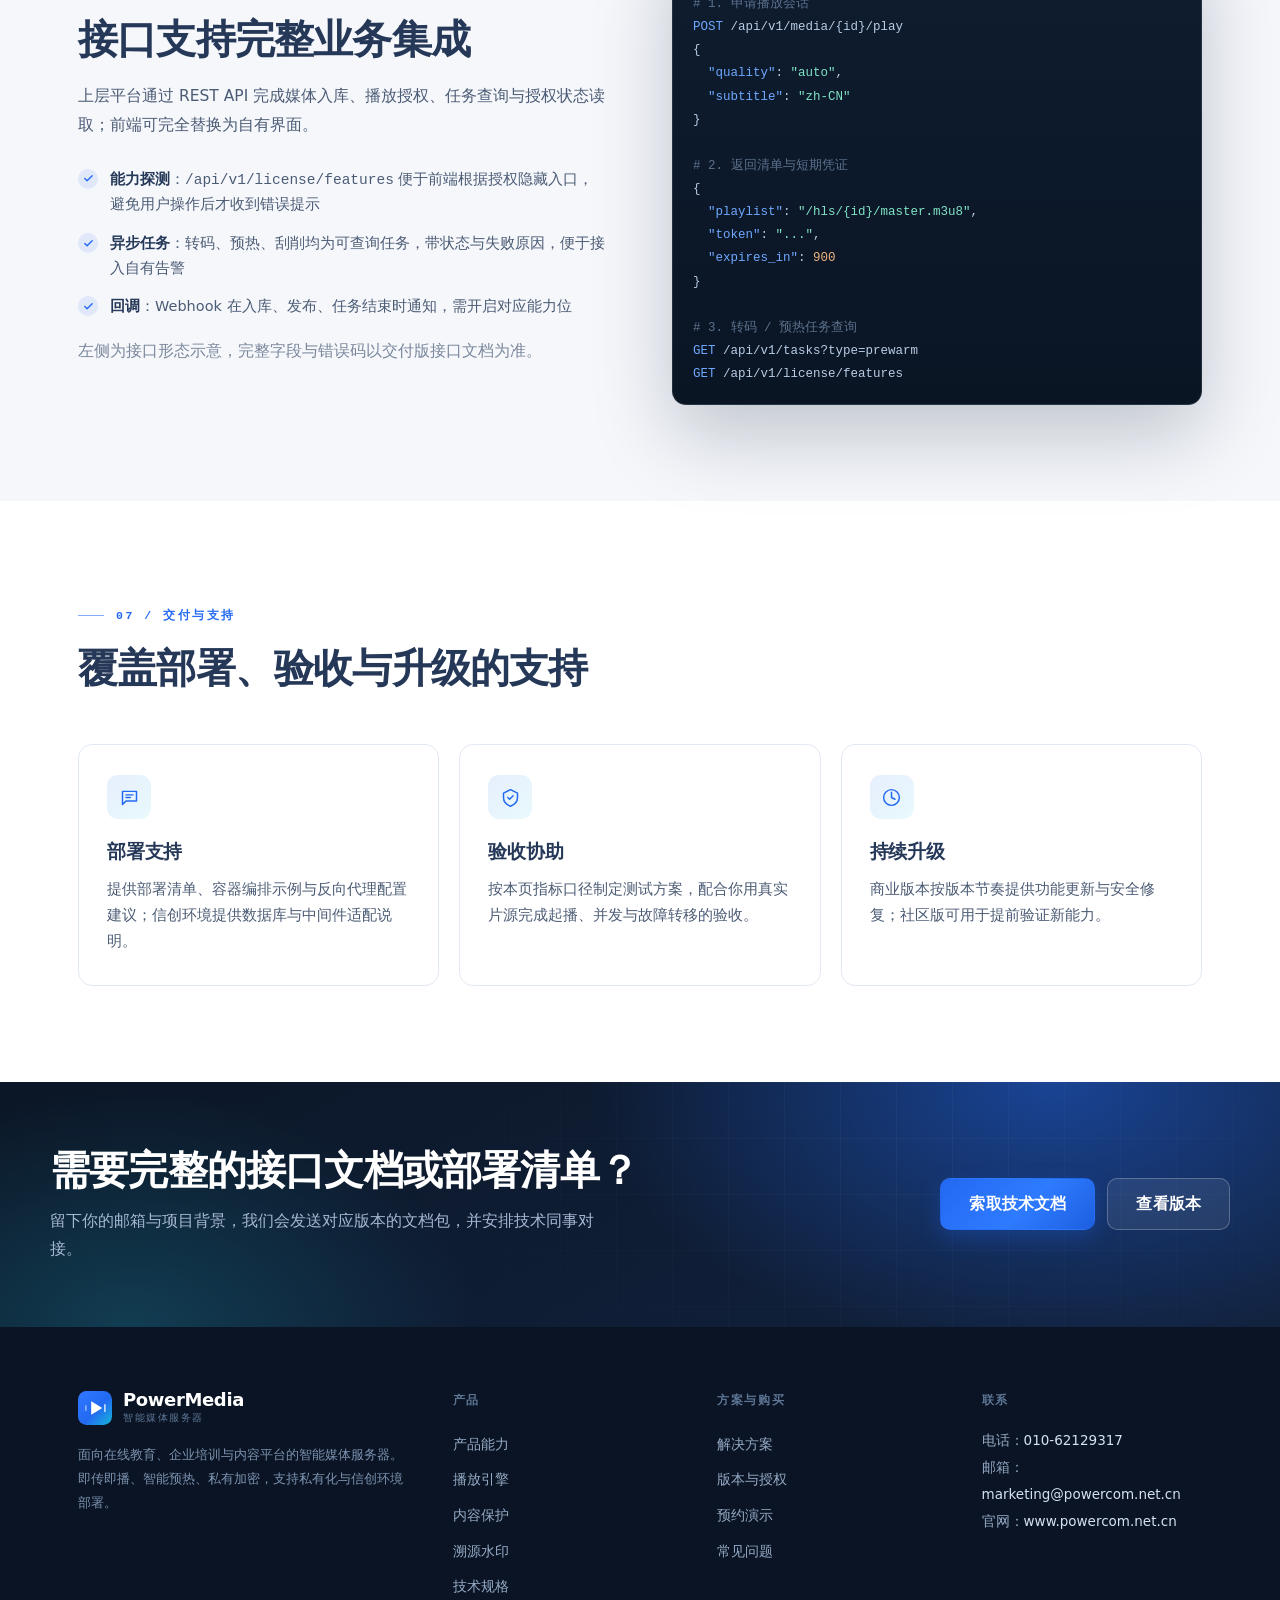
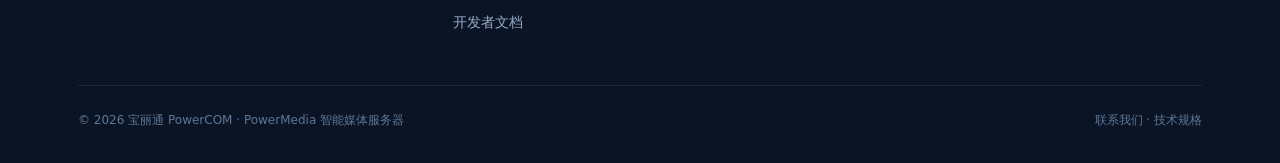
<file: tech.html>
<!DOCTYPE html>
<html lang="zh-CN">
<head>
<meta charset="UTF-8">
<meta name="viewport" content="width=device-width, initial-scale=1">
<title>技术规格 · PowerMedia 智能媒体服务器</title>
<meta name="description" content="PowerMedia 技术规格：Go + React 架构、FFmpeg / Shaka Packager 媒体引擎、五种数据库、部署形态、性能指标与安全机制。">
<link rel="icon" href="assets/img/favicon.svg" type="image/svg+xml">
<link rel="stylesheet" href="assets/css/site.css">
</head>
<body>

<header class="site-header">
  <div class="wrap header-inner">
    <a class="brand" href="index.html" aria-label="PowerMedia 首页">
      <img class="brand-mark" src="assets/img/logo.svg" alt="" width="34" height="34">
      <span class="brand-text">
        <span class="brand-name">PowerMedia</span>
        <span class="brand-sub">智能媒体服务器</span>
      </span>
    </a>
    <nav class="nav" aria-label="主导航">
      <a href="index.html">首页</a>
      <a href="features.html">产品能力</a>
      <a href="security.html">内容保护</a>
      <a href="solutions.html">解决方案</a>
      <a href="editions.html">版本与授权</a>
      <a href="tech.html">技术规格</a>
      <a href="contact.html">联系我们</a>
    </nav>
    <div class="header-cta">
      <a class="btn btn--ghost btn--sm" href="docs.html">技术文档</a>
      <a class="btn btn--primary btn--sm" href="contact.html">预约演示</a>
    </div>
    <button class="nav-toggle" type="button" aria-label="打开导航菜单" aria-expanded="false" aria-controls="mobile-nav">
      <span></span><span></span><span></span>
    </button>
  </div>
</header>
<nav class="mobile-nav" id="mobile-nav" aria-label="移动端导航">
  <a href="index.html">首页</a>
  <a href="features.html">产品能力</a>
  <a href="security.html">内容保护</a>
  <a href="solutions.html">解决方案</a>
  <a href="editions.html">版本与授权</a>
  <a href="tech.html">技术规格</a>
  <a href="docs.html">技术文档</a>
  <a href="contact.html">联系我们</a>
  <a class="btn btn--primary" href="contact.html">预约产品演示</a>
</nav>

<main>

<section class="page-hero">
  <div class="hero-grid-bg" aria-hidden="true"></div>
  <div class="wrap" style="position:relative">
    <div class="crumbs"><a href="index.html">首页</a><span>/</span>技术规格</div>
    <h1>技术规格与<br>验收口径</h1>
    <p>技术栈、部署形态、性能口径与安全机制。所有指标均注明统计边界，便于在验收时逐条对照。</p>
  </div>
</section>

<!-- 技术栈 -->
<section class="section">
  <div class="wrap">
    <div class="section-head reveal">
      <div class="eyebrow">01 / 技术栈</div>
      <h2>基于成熟组件构建</h2>
      <p>媒体处理采用成熟引擎，自研部分聚焦任务调度、缓存治理与授权控制。</p>
    </div>

    <div class="table-scroll reveal">
      <table class="compare">
        <tbody>
          <tr><td style="width:26%">后端</td><td>Go 1.25+ · Gin · 统一任务控制面 · 资源调度器</td></tr>
          <tr><td>前端</td><td>React 19 · TypeScript · Ant Design 6 · Vite 8</td></tr>
          <tr><td>媒体引擎</td><td>FFmpeg / FFprobe · Shaka Packager</td></tr>
          <tr><td>数据存储</td><td>SQLite · PostgreSQL · MySQL · 达梦 DM8 · 金仓 KingbaseES（方言抽象层统一）</td></tr>
          <tr><td>缓存与协调</td><td>本地文件缓存 · Redis（可选，用于分布式转码与调度）</td></tr>
          <tr><td>鉴权</td><td>JWT · OAuth 客户端凭证 · Bearer / Query Token 双模式</td></tr>
          <tr><td>部署</td><td>Windows / Linux / macOS / Docker，默认端口 <span class="mono">8200</span></td></tr>
          <tr><td>接口</td><td>REST API（JSON）· Webhook 回调 · 嵌入播放器</td></tr>
        </tbody>
      </table>
    </div>
  </div>
</section>

<!-- 指标 -->
<section class="section section--soft">
  <div class="wrap">
    <div class="section-head reveal">
      <div class="eyebrow">02 / 性能口径</div>
      <h2>指标与统计边界同步说明</h2>
      <p>下表列出常用指标及其统计边界，验收时可据此统一口径。</p>
    </div>

    <div class="table-scroll reveal">
      <table class="compare">
        <thead>
          <tr><th>指标</th><th>数值</th><th>统计边界</th></tr>
        </thead>
        <tbody>
          <tr>
            <td>起播时延（热态）</td>
            <td class="mono" style="color:var(--brand);font-weight:600">&lt; 1 s</td>
            <td>服务端收到播放清单请求 → 播放器完成首帧渲染；切片已命中缓存或预热产物</td>
          </tr>
          <tr>
            <td>起播时延（冷启动）</td>
            <td class="mono" style="color:var(--brand);font-weight:600">&lt; 3 s</td>
            <td>同上，但需现场生成首个分片，不含首次刮削与整片转码</td>
          </tr>
          <tr>
            <td>集群任务分发延迟</td>
            <td class="mono">&le; 500 ms</td>
            <td>协调者决策完成 → 目标节点收到任务</td>
          </tr>
          <tr>
            <td>协调者故障转移</td>
            <td class="mono">&le; 60 s</td>
            <td>原协调者失联 → 新协调者接管并继续派发</td>
          </tr>
          <tr>
            <td>单机并发转码</td>
            <td class="mono">2（GPU）/ 4（CPU）</td>
            <td>默认值，可按硬件与业务调整；播放通道独立计</td>
          </tr>
          <tr>
            <td>播放密钥有效期</td>
            <td class="mono">15 min</td>
            <td>AES-128 密钥签发后的可用时长，过期需重新申请</td>
          </tr>
          <tr>
            <td>缓存沉降 / 回收</td>
            <td class="mono">7 天 / 30 天</td>
            <td>闲置 7 天转沉降层，30 天为硬上限；删除保留 24 小时软删宽限</td>
          </tr>
          <tr>
            <td>元数据一致窗口</td>
            <td class="mono">5 s</td>
            <td>写入完成到各读取路径可见的最长间隔</td>
          </tr>
          <tr>
            <td>预转码试用额度</td>
            <td class="mono">10 个文件</td>
            <td>未携带能力位时的试用上限，超出需开启授权</td>
          </tr>
        </tbody>
      </table>
    </div>
    <p class="small muted" style="margin-top:14px">上表为产品级目标值，实际表现与片源码率、硬件配置、网络条件相关，建议以你的片源实测为准。</p>
  </div>
</section>

<!-- 部署 -->
<section class="section">
  <div class="wrap">
    <div class="split">
      <div class="split-body reveal">
        <div class="eyebrow">03 / 部署要求</div>
        <h2>四种形态，<br>同一套数据模型</h2>
        <p>从个人验证到多节点集群，部署形态可以随业务演进切换，不要求重做数据迁移方案。</p>
        <ul class="checklist">
          <li><span class="tick"><svg viewBox="0 0 24 24" fill="none" stroke="currentColor" stroke-width="3" stroke-linecap="round" stroke-linejoin="round"><path d="M20 6 9 17l-5-5"/></svg></span><span><b>运行环境</b>：主流 Linux 发行版 / Windows Server / macOS；容器化部署推荐 Docker</span></li>
          <li><span class="tick"><svg viewBox="0 0 24 24" fill="none" stroke="currentColor" stroke-width="3" stroke-linecap="round" stroke-linejoin="round"><path d="M20 6 9 17l-5-5"/></svg></span><span><b>外部依赖</b>：FFmpeg 与 Shaka Packager；商业版可配 Redis；对象存储可选 S3 兼容服务</span></li>
          <li><span class="tick"><svg viewBox="0 0 24 24" fill="none" stroke="currentColor" stroke-width="3" stroke-linecap="round" stroke-linejoin="round"><path d="M20 6 9 17l-5-5"/></svg></span><span><b>存储规划</b>：媒体源、转码缓存、预览与字幕缓存建议分卷；缓存容量按最长 30 天保留周期规划</span></li>
          <li><span class="tick"><svg viewBox="0 0 24 24" fill="none" stroke="currentColor" stroke-width="3" stroke-linecap="round" stroke-linejoin="round"><path d="M20 6 9 17l-5-5"/></svg></span><span><b>网络</b>：播放与转码节点建议同机房；对外仅暴露播放与接口端口，管理端口限内网</span></li>
        </ul>
      </div>
      <div class="split-media reveal" data-d="1">
        <div class="panel-dark">
          <div class="ph">docker-compose · 最小可用</div>
<pre><span class="c"># 单机启动（示意，实际以交付包为准）</span>
<span class="k">services</span>:
  <span class="k">powermedia</span>:
    <span class="k">image</span>: <span class="s">powermedia/server:latest</span>
    <span class="k">ports</span>: [<span class="s">"8200:8200"</span>]
    <span class="k">volumes</span>:
      - <span class="s">./data:/app/data</span>
      - <span class="s">./media:/media</span>
      - <span class="s">./cache:/app/cache</span>
    <span class="k">environment</span>:
      <span class="k">DB_DRIVER</span>: <span class="s">sqlite</span>
      <span class="k">TZ</span>: <span class="s">Asia/Shanghai</span>

<span class="c"># 首次启动后访问 http://localhost:8200</span>
<span class="c"># 生产环境请立即修改默认账号与密钥</span></pre>
        </div>
      </div>
    </div>
  </div>
</section>

<!-- 数据库与迁移 -->
<section class="section section--soft">
  <div class="wrap">
    <div class="section-head reveal">
      <div class="eyebrow">04 / 数据库与迁移</div>
      <h2>支持五种数据库，提供可控迁移</h2>
      <p>方言抽象层统一处理查询、事务与分页差异，业务代码无需因更换数据库而修改。迁移工具逐表校验，减少数据遗漏风险。</p>
    </div>

    <div class="grid grid-4">
      <div class="card reveal" style="padding:24px">
        <div class="mono" style="font-size:11px;color:var(--ink-4);letter-spacing:.12em">DEFAULT</div>
        <h4 style="margin-top:10px">SQLite</h4>
        <p class="small" style="margin-top:6px">零依赖，适合单机与试点；社区版默认。</p>
      </div>
      <div class="card reveal" data-d="1" style="padding:24px">
        <div class="mono" style="font-size:11px;color:var(--ink-4);letter-spacing:.12em">STANDARD</div>
        <h4 style="margin-top:10px">PostgreSQL</h4>
        <p class="small" style="margin-top:6px">功能完整，适合中大型部署与只读扩展。</p>
      </div>
      <div class="card reveal" data-d="2" style="padding:24px">
        <div class="mono" style="font-size:11px;color:var(--ink-4);letter-spacing:.12em">STANDARD</div>
        <h4 style="margin-top:10px">MySQL</h4>
        <p class="small" style="margin-top:6px">运维体系成熟，便于纳入既有数据库平台。</p>
      </div>
      <div class="card reveal" data-d="3" style="padding:24px">
        <div class="mono" style="font-size:11px;color:var(--ink-4);letter-spacing:.12em">XINCHUANG</div>
        <h4 style="margin-top:10px">DM8 / KingbaseES</h4>
        <p class="small" style="margin-top:6px">国产化环境交付，随信创版授权提供。</p>
      </div>
    </div>

    <div class="panel reveal" style="margin-top:24px">
      <h4 style="margin-bottom:10px">迁移工具 <span class="mono" style="font-size:12px;color:var(--ink-3);font-weight:400">cmd/db-migrate</span></h4>
      <p class="small" style="line-height:1.9">
        支持 SQLite → PostgreSQL / MySQL / DM8 / KingbaseES 的全量与增量迁移，逐表校验行数与关键字段，
        迁移前后可对比摘要。迁移期间原库保持只读，失败可回滚到切换点。
      </p>
    </div>
  </div>
</section>

<!-- 安全 -->
<section class="section">
  <div class="wrap">
    <div class="section-head reveal">
      <div class="eyebrow">05 / 安全机制</div>
      <h2>默认收紧，按需放开</h2>
      <p>默认账号、密钥、跨域与分享策略采用偏安全的初始配置，再按业务需要逐项调整。</p>
    </div>
    <div class="grid grid-3">
      <article class="card reveal">
        <h3>身份与权限</h3>
        <p>多角色模型 + 库级 ACL；管理端与用户端权限分离；OAuth 客户端凭证支持第三方系统对接，令牌可撤销。</p>
      </article>
      <article class="card reveal" data-d="1">
        <h3>传输与会话</h3>
        <p>播放令牌随会话签发、短期有效；Query Token 模式便于播放器与嵌入场景，可配合域名白名单收紧。</p>
      </article>
      <article class="card reveal" data-d="2">
        <h3>存储与密钥</h3>
        <p>落盘静态加密；DRM 打包与许可证服务分离；密钥单独存储、15 分钟过期，不随媒体文件下发。</p>
      </article>
      <article class="card reveal">
        <h3>审计与配额</h3>
        <p>管理操作变更留痕；分享访问可查；播放并发按授权配额门禁，超限返回明确错误码而非静默失败。</p>
      </article>
      <article class="card reveal" data-d="1">
        <h3>授权边界</h3>
        <p>未授权能力不注册、不暴露；离线授权采用签名验签与机器指纹绑定，防止授权文件被复制到其他节点。</p>
      </article>
      <article class="card reveal" data-d="2">
        <h3>部署加固</h3>
        <p>支持内网 / 离线部署；管理端口与播放入口分离；提供反向代理与边缘缓存配置建议。</p>
      </article>
      <article class="card reveal">
        <h3>防泄露输出</h3>
        <p>图片双水印加降质输出、文档逐页渲染为带水印页图，配合 no-store 响应策略，离开平台的内容均已带标且不可直接复用。</p>
      </article>
      <article class="card reveal" data-d="1">
        <h3>溯源水印</h3>
        <p>可见与隐写双层水印记录观众与会话；管理端可对泄露片段提取标记，支持知情解码与盲提取，按用户、会话、媒体检索记录。</p>
      </article>
    </div>

    <div style="margin-top:30px" class="reveal">
      <a class="link-arrow" href="security.html">查看六层纵深防御与防泄露详解
        <svg viewBox="0 0 24 24" fill="none" stroke="currentColor" stroke-width="2" stroke-linecap="round" stroke-linejoin="round" aria-hidden="true"><path d="M5 12h14M13 6l6 6-6 6"/></svg>
      </a>
    </div>
  </div>
</section>

<!-- 接口示意 -->
<section class="section section--soft">
  <div class="wrap">
    <div class="split split--rev">
      <div class="split-media reveal">
        <div class="panel-dark">
          <div class="ph">接口形态示意 · 非最终字段</div>
<pre><span class="c"># 1. 申请播放会话</span>
<span class="k">POST</span> /api/v1/media/{id}/play
{
  <span class="k">"quality"</span>: <span class="s">"auto"</span>,
  <span class="k">"subtitle"</span>: <span class="s">"zh-CN"</span>
}

<span class="c"># 2. 返回清单与短期凭证</span>
{
  <span class="k">"playlist"</span>: <span class="s">"/hls/{id}/master.m3u8"</span>,
  <span class="k">"token"</span>: <span class="s">"..."</span>,
  <span class="k">"expires_in"</span>: <span class="n">900</span>
}

<span class="c"># 3. 转码 / 预热任务查询</span>
<span class="k">GET</span> /api/v1/tasks?type=prewarm
<span class="k">GET</span> /api/v1/license/features</pre>
        </div>
      </div>
      <div class="split-body reveal" data-d="1">
        <div class="eyebrow">06 / 接口与集成</div>
        <h2>接口支持完整业务集成</h2>
        <p>上层平台通过 REST API 完成媒体入库、播放授权、任务查询与授权状态读取；前端可完全替换为自有界面。</p>
        <ul class="checklist">
          <li><span class="tick"><svg viewBox="0 0 24 24" fill="none" stroke="currentColor" stroke-width="3" stroke-linecap="round" stroke-linejoin="round"><path d="M20 6 9 17l-5-5"/></svg></span><span><b>能力探测</b>：<span class="mono">/api/v1/license/features</span> 便于前端根据授权隐藏入口，避免用户操作后才收到错误提示</span></li>
          <li><span class="tick"><svg viewBox="0 0 24 24" fill="none" stroke="currentColor" stroke-width="3" stroke-linecap="round" stroke-linejoin="round"><path d="M20 6 9 17l-5-5"/></svg></span><span><b>异步任务</b>：转码、预热、刮削均为可查询任务，带状态与失败原因，便于接入自有告警</span></li>
          <li><span class="tick"><svg viewBox="0 0 24 24" fill="none" stroke="currentColor" stroke-width="3" stroke-linecap="round" stroke-linejoin="round"><path d="M20 6 9 17l-5-5"/></svg></span><span><b>回调</b>：Webhook 在入库、发布、任务结束时通知，需开启对应能力位</span></li>
        </ul>
        <p class="small muted" style="margin-top:18px">左侧为接口形态示意，完整字段与错误码以交付版接口文档为准。</p>
      </div>
    </div>
  </div>
</section>

<!-- 支持 -->
<section class="section">
  <div class="wrap">
    <div class="section-head reveal">
      <div class="eyebrow">07 / 交付与支持</div>
      <h2>覆盖部署、验收与升级的支持</h2>
    </div>
    <div class="grid grid-3">
      <article class="card reveal">
        <div class="ic" aria-hidden="true">
          <svg viewBox="0 0 24 24" fill="none" stroke="currentColor" stroke-width="1.7" stroke-linecap="round" stroke-linejoin="round"><path d="M4 5h16v11H8l-4 4z"/><path d="M8 9h8M8 12h5"/></svg>
        </div>
        <h3>部署支持</h3>
        <p>提供部署清单、容器编排示例与反向代理配置建议；信创环境提供数据库与中间件适配说明。</p>
      </article>
      <article class="card reveal" data-d="1">
        <div class="ic" aria-hidden="true">
          <svg viewBox="0 0 24 24" fill="none" stroke="currentColor" stroke-width="1.7" stroke-linecap="round" stroke-linejoin="round"><path d="M12 3l8 4v5c0 4.5-3.3 8.2-8 10-4.7-1.8-8-5.5-8-10V7z"/><path d="M9 12l2 2 4-4"/></svg>
        </div>
        <h3>验收协助</h3>
        <p>按本页指标口径制定测试方案，配合你用真实片源完成起播、并发与故障转移的验收。</p>
      </article>
      <article class="card reveal" data-d="2">
        <div class="ic" aria-hidden="true">
          <svg viewBox="0 0 24 24" fill="none" stroke="currentColor" stroke-width="1.7" stroke-linecap="round" stroke-linejoin="round"><path d="M12 6v6l4 2"/><circle cx="12" cy="12" r="9"/></svg>
        </div>
        <h3>持续升级</h3>
        <p>商业版本按版本节奏提供功能更新与安全修复；社区版可用于提前验证新能力。</p>
      </article>
    </div>
  </div>
</section>

<section class="cta-band">
  <div class="cta-grid-bg" aria-hidden="true"></div>
  <div class="wrap inner">
    <div>
      <h2>需要完整的接口文档或部署清单？</h2>
      <p>留下你的邮箱与项目背景，我们会发送对应版本的文档包，并安排技术同事对接。</p>
    </div>
    <div class="actions">
      <a class="btn btn--primary btn--lg" href="contact.html">索取技术文档</a>
      <a class="btn btn--onDark btn--lg" href="editions.html">查看版本</a>
    </div>
  </div>
</section>

</main>

<footer class="site-footer">
  <div class="wrap">
    <div class="footer-top">
      <div class="footer-brand">
        <a class="brand" href="index.html" aria-label="PowerMedia 首页">
          <img class="brand-mark" src="assets/img/logo.svg" alt="" width="34" height="34">
          <span class="brand-text">
            <span class="brand-name">PowerMedia</span>
            <span class="brand-sub">智能媒体服务器</span>
          </span>
        </a>
        <p>面向在线教育、企业培训与内容平台的智能媒体服务器。即传即播、智能预热、私有加密，支持私有化与信创环境部署。</p>
      </div>
      <div class="footer-col">
        <h5>产品</h5>
        <a href="features.html">产品能力</a>
        <a href="features.html#playback">播放引擎</a>
        <a href="security.html">内容保护</a>
        <a href="security.html#trace">溯源水印</a>
        <a href="tech.html">技术规格</a>
        <a href="docs.html">开发者文档</a>
      </div>
      <div class="footer-col">
        <h5>方案与购买</h5>
        <a href="solutions.html">解决方案</a>
        <a href="editions.html">版本与授权</a>
        <a href="contact.html">预约演示</a>
        <a href="contact.html#faq">常见问题</a>
      </div>
      <div class="footer-col">
        <h5>联系</h5>
        <div class="footer-contact">
          电话：<b>010-62129317</b><br>
          邮箱：<b>marketing@powercom.net.cn</b><br>
          官网：<b>www.powercom.net.cn</b>
        </div>
      </div>
    </div>
    <div class="footer-bottom">
      <span>© <span data-year>2026</span> 宝丽通 PowerCOM · PowerMedia 智能媒体服务器</span>
      <span><a href="contact.html">联系我们</a> · <a href="tech.html">技术规格</a></span>
    </div>
  </div>
</footer>

<script src="assets/js/site.js"></script>
</body>
</html>
</file>
<file: assets/css/site.css>
/* ============================================================
   PowerMedia · 智能媒体服务器  |  站点样式
   品牌：宝丽通 PowerCOM
   色板：品牌蓝 #2369F2 / 深底 #0C1626 / 标题 #253858 / 点缀橙 #ED6D00
   ============================================================ */

/* ---------- 1. Tokens ---------- */
:root{
  --brand:#2369F2;
  --brand-2:#4C8DFF;
  --brand-deep:#1747B0;
  --cyan:#22C8E0;
  --accent:#ED6D00;

  --navy:#0B1524;
  --navy-2:#263142;
  --navy-3:#101E33;

  --ink:#253858;
  --ink-2:#4C5C75;
  --ink-3:#7B889C;
  --ink-4:#A8B2C1;

  --bg:#FFFFFF;
  --bg-soft:#F5F7FB;
  --bg-soft-2:#EDF2FA;
  --line:#E3E9F2;
  --line-2:#D3DCEA;

  --radius-s:8px;
  --radius:14px;
  --radius-l:22px;

  --shadow-s:0 1px 2px rgba(16,32,64,.05), 0 4px 14px rgba(16,32,64,.05);
  --shadow-m:0 2px 6px rgba(16,32,64,.06), 0 18px 44px rgba(16,32,64,.09);
  --shadow-l:0 30px 80px rgba(6,18,40,.22);

  --sans:"Inter","Segoe UI",system-ui,-apple-system,"Microsoft YaHei","PingFang SC","Hiragino Sans GB",sans-serif;
  --mono:"SFMono-Regular","JetBrains Mono",Consolas,"Liberation Mono","Courier New",monospace;

  --max:1180px;
  --ease:cubic-bezier(.22,.61,.36,1);
}

*,*::before,*::after{box-sizing:border-box}
html{-webkit-text-size-adjust:100%;scroll-behavior:smooth}
body{
  margin:0;
  font-family:var(--sans);
  font-size:16px;
  line-height:1.75;
  color:var(--ink-2);
  background:var(--bg);
  -webkit-font-smoothing:antialiased;
  overflow-x:hidden;
}
img,svg{max-width:100%;display:block}
a{color:inherit;text-decoration:none}
button{font-family:inherit}
::selection{background:rgba(35,105,242,.16)}

h1,h2,h3,h4{
  color:var(--ink);
  margin:0;
  line-height:1.25;
  font-weight:700;
  letter-spacing:-.01em;
}
h1{font-size:clamp(32px,4.6vw,58px);line-height:1.14;letter-spacing:-.025em;font-weight:800}
h2{font-size:clamp(26px,3.2vw,40px);line-height:1.22;letter-spacing:-.02em;font-weight:800}
h3{font-size:20px;line-height:1.45}
h4{font-size:16px}
p{margin:0}

/* ---------- 2. Layout helpers ---------- */
.wrap{width:100%;max-width:var(--max);margin:0 auto;padding:0 28px}
.section{padding:96px 0;position:relative}
.section--soft{background:var(--bg-soft)}
.section--tight{padding:72px 0}
.section--line{border-top:1px solid var(--line)}
.center{text-align:center}

.eyebrow{
  display:inline-flex;align-items:center;gap:12px;
  font-family:var(--mono);font-size:11.5px;font-weight:600;
  letter-spacing:.22em;text-transform:uppercase;color:var(--brand);
  margin-bottom:18px;
}
.eyebrow::before{content:"";width:26px;height:1px;background:currentColor;opacity:.55}
.eyebrow--center{justify-content:center}
.eyebrow--light{color:#8FB6FF}

.section-head{max-width:760px;margin-bottom:52px}
.section-head p{margin-top:18px;font-size:17px;line-height:1.85;color:var(--ink-2)}
.section-head--center{margin-left:auto;margin-right:auto;text-align:center}
.section-head--center p{margin-left:auto;margin-right:auto}
.lead{font-size:18px;line-height:1.9;color:var(--ink-2)}
.muted{color:var(--ink-3)}
.small{font-size:14px}
.mono{font-family:var(--mono);font-variant-numeric:tabular-nums}

.grad-text{
  background:linear-gradient(94deg,var(--brand) 0%,#3D8BFF 45%,var(--cyan) 100%);
  -webkit-background-clip:text;background-clip:text;
  -webkit-text-fill-color:transparent;color:transparent;
}

/* ---------- 3. Header ---------- */
.site-header{
  position:sticky;top:0;z-index:80;
  background:rgba(255,255,255,.82);
  backdrop-filter:saturate(180%) blur(18px);
  -webkit-backdrop-filter:saturate(180%) blur(18px);
  border-bottom:1px solid transparent;
  transition:border-color .3s,background .3s,box-shadow .3s;
}
.site-header.is-scrolled{border-bottom-color:var(--line);box-shadow:0 6px 24px rgba(16,32,64,.05)}
.header-inner{display:flex;align-items:center;gap:36px;height:72px}
.brand{display:flex;align-items:center;gap:11px;flex:0 0 auto}
.brand-mark{width:34px;height:34px;flex:0 0 auto}
.brand-text{display:flex;flex-direction:column;line-height:1.05}
.brand-name{font-size:18px;font-weight:800;color:var(--ink);letter-spacing:-.02em}
.brand-sub{font-family:var(--mono);font-size:9.5px;letter-spacing:.16em;color:var(--ink-3);text-transform:uppercase;margin-top:4px}

.nav{display:flex;align-items:center;gap:4px;margin-left:auto}
.nav a{
  position:relative;padding:9px 14px;border-radius:8px;
  font-size:14.5px;font-weight:500;color:var(--ink-2);
  transition:color .2s,background .2s;
}
.nav a:hover{color:var(--ink);background:var(--bg-soft)}
.nav a.is-active{color:var(--brand);font-weight:600}
.nav a.is-active::after{
  content:"";position:absolute;left:14px;right:14px;bottom:2px;height:2px;
  border-radius:2px;background:var(--brand);
}
.header-cta{display:flex;align-items:center;gap:10px;flex:0 0 auto}

.nav-toggle{
  display:none;width:42px;height:42px;border:1px solid var(--line);
  background:#fff;border-radius:10px;align-items:center;justify-content:center;
  flex-direction:column;gap:5px;cursor:pointer;margin-left:auto;
}
.nav-toggle span{display:block;width:18px;height:1.8px;background:var(--ink);border-radius:2px;transition:transform .28s var(--ease),opacity .2s}
.nav-toggle.is-open span:nth-child(1){transform:translateY(6.8px) rotate(45deg)}
.nav-toggle.is-open span:nth-child(2){opacity:0}
.nav-toggle.is-open span:nth-child(3){transform:translateY(-6.8px) rotate(-45deg)}

.mobile-nav{
  display:none;position:fixed;inset:72px 0 auto 0;z-index:79;
  background:#fff;border-bottom:1px solid var(--line);
  padding:14px 24px 26px;box-shadow:0 24px 60px rgba(16,32,64,.12);
}
.mobile-nav.is-open{display:block}
.mobile-nav a{display:block;padding:13px 6px;font-size:16px;color:var(--ink);border-bottom:1px solid var(--line)}
.mobile-nav a:last-of-type{border-bottom:0}
.mobile-nav .btn{margin-top:16px;width:100%}

/* ---------- 4. Buttons ---------- */
.btn{
  display:inline-flex;align-items:center;justify-content:center;gap:9px;
  height:46px;padding:0 22px;border-radius:10px;
  font-size:14.5px;font-weight:600;letter-spacing:.01em;
  border:1px solid transparent;cursor:pointer;
  transition:transform .22s var(--ease),box-shadow .22s,background .22s,border-color .22s,color .22s;
  white-space:nowrap;
}
.btn svg{width:15px;height:15px;flex:0 0 auto}
.btn--primary{
  color:#fff;
  background:linear-gradient(135deg,var(--brand) 0%,#2E7BFF 55%,#1D5FE0 100%);
  box-shadow:0 8px 22px rgba(35,105,242,.28);
}
.btn--primary:hover{transform:translateY(-2px);box-shadow:0 14px 30px rgba(35,105,242,.34)}
.btn--ghost{color:var(--ink);background:#fff;border-color:var(--line-2)}
.btn--ghost:hover{border-color:var(--brand);color:var(--brand);transform:translateY(-2px)}
.btn--onDark{color:#fff;background:rgba(255,255,255,.08);border-color:rgba(255,255,255,.24)}
.btn--onDark:hover{background:rgba(255,255,255,.16);border-color:rgba(255,255,255,.42);transform:translateY(-2px)}
.btn--sm{height:38px;padding:0 16px;font-size:13.5px;border-radius:8px}
.btn--lg{height:52px;padding:0 28px;font-size:15.5px}
.link-arrow{
  display:inline-flex;align-items:center;gap:7px;font-size:14px;font-weight:600;color:var(--brand);
}
.link-arrow svg{width:14px;height:14px;transition:transform .24s var(--ease)}
.link-arrow:hover svg{transform:translateX(4px)}

/* ---------- 5. Hero ---------- */
.hero{
  position:relative;overflow:hidden;
  background:
    radial-gradient(900px 520px at 82% -8%, rgba(35,105,242,.42) 0%, rgba(35,105,242,0) 62%),
    radial-gradient(700px 500px at 8% 10%, rgba(34,200,224,.16) 0%, rgba(34,200,224,0) 60%),
    linear-gradient(160deg,#0A1322 0%,#0C1A2E 48%,#0A1220 100%);
  color:#D6E0EF;
}
.hero-grid-bg{
  position:absolute;inset:0;pointer-events:none;
  background-image:
    linear-gradient(rgba(255,255,255,.045) 1px,transparent 1px),
    linear-gradient(90deg,rgba(255,255,255,.045) 1px,transparent 1px);
  background-size:64px 64px;
  mask-image:radial-gradient(900px 600px at 60% 20%,#000 0%,transparent 78%);
  -webkit-mask-image:radial-gradient(900px 600px at 60% 20%,#000 0%,transparent 78%);
}
.hero-inner{position:relative;padding:88px 0 0}
.hero-grid{display:grid;grid-template-columns:1.02fr .98fr;gap:56px;align-items:center}
.hero-badge{
  display:inline-flex;align-items:center;gap:9px;
  height:30px;padding:0 13px;border-radius:999px;
  border:1px solid rgba(255,255,255,.16);background:rgba(255,255,255,.05);
  font-size:12.5px;color:#BBD0EC;letter-spacing:.02em;margin-bottom:24px;
}
.hero-badge .dot{width:6px;height:6px;border-radius:50%;background:#3FE0B0;box-shadow:0 0 0 3px rgba(63,224,176,.16)}
.hero h1{color:#fff;max-width:12em}
.hero h1 em{font-style:normal;background:linear-gradient(96deg,#6FA8FF 0%,#4FD8F0 100%);-webkit-background-clip:text;background-clip:text;-webkit-text-fill-color:transparent}
.hero-sub{margin-top:24px;font-size:17px;line-height:1.9;color:#A9BCD6;max-width:36em}
.hero-sub b{color:#E4EDFA;font-weight:600}
.hero-actions{display:flex;flex-wrap:wrap;gap:12px;margin-top:34px}
.hero-note{
  display:flex;flex-wrap:wrap;gap:10px 22px;margin-top:26px;
  font-family:var(--mono);font-size:11.5px;letter-spacing:.06em;color:#7E93B0;
}
.hero-note span{display:inline-flex;align-items:center;gap:7px}
.hero-note i{width:4px;height:4px;border-radius:50%;background:#4A6182;display:inline-block}

.kpi-bar{
  position:relative;margin-top:64px;
  border-top:1px solid rgba(255,255,255,.1);
  display:grid;grid-template-columns:repeat(4,1fr);
}
.kpi{padding:26px 26px 34px 0;position:relative}
.kpi+.kpi{padding-left:30px;border-left:1px solid rgba(255,255,255,.08)}
.kpi .v{
  font-family:var(--mono);font-size:clamp(24px,2.5vw,32px);font-weight:700;
  color:#fff;letter-spacing:-.02em;line-height:1.1;font-variant-numeric:tabular-nums;
}
.kpi .v small{font-size:.5em;font-weight:600;color:#9FB6D4;margin-left:3px;letter-spacing:0}
.kpi .k{margin-top:9px;font-size:12.5px;color:#8BA0BC;line-height:1.6}
.kpi .k b{color:#C6D6EA;font-weight:600}

/* Hero visual: console card */
.hero-visual{position:relative}
.console{
  position:relative;border-radius:18px;overflow:hidden;
  background:linear-gradient(180deg,#132238 0%,#0E1B2C 100%);
  border:1px solid rgba(255,255,255,.12);
  box-shadow:var(--shadow-l);
}
.console-top{
  display:flex;align-items:center;gap:7px;
  padding:13px 16px;border-bottom:1px solid rgba(255,255,255,.08);
  background:rgba(255,255,255,.03);
}
.console-top .d{width:8px;height:8px;border-radius:50%;background:#2C3E56}
.console-top .d:nth-child(1){background:#E4635B}
.console-top .d:nth-child(2){background:#E2B14A}
.console-top .d:nth-child(3){background:#40C08A}
.console-top .tag{
  margin-left:auto;font-family:var(--mono);font-size:10.5px;letter-spacing:.1em;
  color:#7E96B4;
}
.console-body{padding:16px}
.screen{
  position:relative;border-radius:11px;overflow:hidden;aspect-ratio:16/9;
  background:
    radial-gradient(120% 90% at 78% 12%,rgba(34,200,224,.4) 0%,rgba(34,200,224,0) 55%),
    radial-gradient(100% 100% at 18% 88%,rgba(35,105,242,.62) 0%,rgba(35,105,242,0) 62%),
    linear-gradient(150deg,#132A46 0%,#0B1B2E 100%);
  border:1px solid rgba(255,255,255,.07);
}
.screen::before{
  content:"";position:absolute;inset:0;
  background-image:repeating-linear-gradient(115deg,rgba(255,255,255,.05) 0 1px,transparent 1px 26px);
  opacity:.5;
}
.screen .frame-lines{position:absolute;inset:14px;border:1px solid rgba(255,255,255,.08);border-radius:6px}
.play-btn{
  position:absolute;left:50%;top:46%;transform:translate(-50%,-50%);
  width:54px;height:54px;border-radius:50%;
  background:rgba(255,255,255,.14);border:1px solid rgba(255,255,255,.4);
  backdrop-filter:blur(6px);display:grid;place-items:center;
}
.play-btn::after{
  content:"";width:0;height:0;margin-left:3px;
  border-left:13px solid #fff;border-top:8px solid transparent;border-bottom:8px solid transparent;
}
.screen-meta{
  position:absolute;left:16px;bottom:14px;right:16px;
  display:flex;align-items:center;justify-content:space-between;gap:10px;
}
.chip{
  display:inline-flex;align-items:center;gap:5px;
  padding:3px 8px;border-radius:5px;
  font-family:var(--mono);font-size:10px;letter-spacing:.06em;
  color:#CFE0F5;background:rgba(6,16,28,.62);border:1px solid rgba(255,255,255,.14);
}
.chip--live{color:#9BF2CE;border-color:rgba(63,224,176,.32)}
.chip--live::before{content:"";width:5px;height:5px;border-radius:50%;background:#3FE0B0}
.timeline{position:absolute;left:16px;right:16px;bottom:40px;height:3px;border-radius:2px;background:rgba(255,255,255,.16);overflow:hidden}
.timeline i{display:block;height:100%;width:62%;background:linear-gradient(90deg,#4C8DFF,#4FD8F0);border-radius:2px}

.pipeline{padding:16px 4px 2px}
.pl-row{display:grid;grid-template-columns:80px 1fr 66px;align-items:center;gap:12px;margin-bottom:13px}
.pl-row:last-child{margin-bottom:4px}
.pl-name{font-size:11.5px;color:#8FA5C2;letter-spacing:.02em}
.pl-bar{height:5px;border-radius:3px;background:rgba(255,255,255,.09);overflow:hidden}
.pl-bar i{display:block;height:100%;border-radius:3px;background:linear-gradient(90deg,#2E6FE0,#4FD8F0)}
.pl-row:nth-child(2) .pl-bar i{background:linear-gradient(90deg,#2E6FE0,#63A0FF)}
.pl-row:nth-child(3) .pl-bar i{background:linear-gradient(90deg,#22A7C4,#3FE0B0)}
.pl-val{font-family:var(--mono);font-size:11px;color:#B9CCE4;text-align:right}
.float-card{
  position:absolute;right:-16px;bottom:52px;
  background:#fff;border-radius:12px;box-shadow:0 18px 44px rgba(4,14,30,.34);
  padding:13px 16px;display:flex;align-items:center;gap:11px;
}
.float-card .ic{
  width:32px;height:32px;border-radius:8px;display:grid;place-items:center;
  background:rgba(35,105,242,.1);color:var(--brand);
}
.float-card .ic svg{width:16px;height:16px}
.float-card .t{font-size:11px;color:var(--ink-3);line-height:1.4}
.float-card .v{font-family:var(--mono);font-size:15px;font-weight:700;color:var(--ink);line-height:1.2;font-variant-numeric:tabular-nums}

/* ---------- 6. Logo strip ---------- */
.strip{border-bottom:1px solid var(--line);background:#fff}
.strip-inner{
  display:flex;align-items:center;gap:28px;flex-wrap:wrap;
  padding:22px 0;
}
.strip-label{font-family:var(--mono);font-size:11px;letter-spacing:.16em;color:var(--ink-4);text-transform:uppercase}
.strip-items{display:flex;flex-wrap:wrap;gap:12px 30px;align-items:center}
.strip-item{font-size:13.5px;color:var(--ink-3);display:inline-flex;align-items:center;gap:7px}
.strip-item::before{content:"";width:5px;height:5px;border-radius:1px;background:var(--line-2);transform:rotate(45deg)}

/* ---------- 7. Cards & grids ---------- */
.grid{display:grid;gap:20px}
.grid-3{grid-template-columns:repeat(3,1fr)}
.grid-2{grid-template-columns:repeat(2,1fr)}
.grid-4{grid-template-columns:repeat(4,1fr)}

.card{
  position:relative;background:#fff;border:1px solid var(--line);
  border-radius:var(--radius);padding:30px 28px;
  transition:transform .3s var(--ease),box-shadow .3s,border-color .3s;
}
.card:hover{transform:translateY(-4px);box-shadow:var(--shadow-m);border-color:#CEDBF0}
.card .ic{
  width:44px;height:44px;border-radius:11px;display:grid;place-items:center;
  background:linear-gradient(140deg,rgba(35,105,242,.11),rgba(34,200,224,.1));
  color:var(--brand);margin-bottom:20px;
}
.card .ic svg{width:21px;height:21px}
.card h3{font-size:18.5px;margin-bottom:10px}
.card p{font-size:14.5px;line-height:1.8;color:var(--ink-2)}
.card .no{
  position:absolute;top:26px;right:26px;
  font-family:var(--mono);font-size:11px;letter-spacing:.14em;color:var(--ink-4);
}
.card .claim{
  display:inline-block;margin-top:16px;font-family:var(--mono);font-size:11px;
  letter-spacing:.08em;color:var(--brand);background:rgba(35,105,242,.07);
  padding:4px 9px;border-radius:5px;
}

/* feature list rows */
.flist{display:grid;gap:0;border-top:1px solid var(--line)}
.frow{
  display:grid;grid-template-columns:64px 1fr 1.15fr;gap:26px;
  padding:30px 0;border-bottom:1px solid var(--line);
  transition:background .25s;
}
.frow:hover{background:linear-gradient(90deg,rgba(35,105,242,.035),transparent 70%)}
.frow .idx{font-family:var(--mono);font-size:12px;color:var(--ink-4);letter-spacing:.1em;padding-top:5px}
.frow h3{font-size:19px;margin-bottom:8px}
.frow .desc{font-size:14.5px;line-height:1.8;color:var(--ink-2)}
.frow ul{margin:0;padding:0;list-style:none;display:grid;gap:9px}
.frow li{position:relative;padding-left:18px;font-size:13.8px;line-height:1.7;color:var(--ink-2)}
.frow li::before{
  content:"";position:absolute;left:0;top:.62em;width:5px;height:5px;border-radius:50%;
  background:var(--brand);opacity:.75;
}
.frow li b{color:var(--ink);font-weight:600}

/* split block */
.split{display:grid;grid-template-columns:1fr 1fr;gap:64px;align-items:center}
.split--rev .split-media{order:2}
.split-body h2{margin-bottom:18px}
.split-body p{font-size:15.5px;line-height:1.9}
.checklist{margin:26px 0 0;padding:0;list-style:none;display:grid;gap:14px}
.checklist li{display:flex;gap:12px;font-size:14.5px;line-height:1.7;color:var(--ink-2)}
.checklist .tick{
  flex:0 0 auto;width:20px;height:20px;border-radius:50%;margin-top:2px;
  background:rgba(35,105,242,.1);color:var(--brand);display:grid;place-items:center;
}
.checklist .tick svg{width:11px;height:11px}
.checklist b{color:var(--ink);font-weight:600}

/* code-ish panel */
.panel{
  border-radius:var(--radius);border:1px solid var(--line);
  background:linear-gradient(180deg,#FBFCFE,#F4F7FC);
  padding:22px;box-shadow:var(--shadow-s);
}
.panel-dark{
  border-radius:var(--radius);border:1px solid rgba(255,255,255,.1);
  background:linear-gradient(180deg,#0F1D30,#0A1524);
  box-shadow:var(--shadow-l);overflow:hidden;
}
.panel-dark .ph{
  display:flex;align-items:center;gap:8px;padding:12px 16px;
  border-bottom:1px solid rgba(255,255,255,.08);
  font-family:var(--mono);font-size:11px;color:#7E96B4;letter-spacing:.08em;
}
.panel-dark pre{
  margin:0;padding:18px 20px;overflow:auto;
  font-family:var(--mono);font-size:12.5px;line-height:1.85;color:#B8CCE4;
}
.panel-dark .k{color:#6FA8FF}
.panel-dark .s{color:#7FE3C4}
.panel-dark .c{color:#5C718C}
.panel-dark .n{color:#F0B37E}

/* arch flow */
.arch{
  display:grid;grid-template-columns:repeat(5,1fr);gap:0;
  border:1px solid var(--line);border-radius:var(--radius);overflow:hidden;background:#fff;
}
.arch-step{padding:24px 20px;border-right:1px solid var(--line);position:relative}
.arch-step:last-child{border-right:0}
.arch-step .n{font-family:var(--mono);font-size:11px;color:var(--ink-4);letter-spacing:.14em}
.arch-step h4{margin:10px 0 8px;font-size:15px}
.arch-step p{font-size:12.8px;line-height:1.7;color:var(--ink-3)}
.arch-step::after{
  content:"";position:absolute;right:-4px;top:50%;width:7px;height:7px;
  border-top:1px solid var(--line-2);border-right:1px solid var(--line-2);
  transform:translateY(-50%) rotate(45deg);background:#fff;z-index:2;
}
.arch-step:last-child::after{display:none}

/* stats band */
.stats{
  display:grid;grid-template-columns:repeat(4,1fr);
  border:1px solid var(--line);border-radius:var(--radius);background:#fff;overflow:hidden;
}
.stat{padding:26px 24px;border-right:1px solid var(--line)}
.stat:last-child{border-right:0}
.stat .v{font-family:var(--mono);font-size:28px;font-weight:700;color:var(--ink);letter-spacing:-.02em;line-height:1.1;font-variant-numeric:tabular-nums}
.stat .v span{font-size:14px;color:var(--ink-3);font-weight:600;margin-left:3px}
.stat .k{margin-top:8px;font-size:12.5px;color:var(--ink-3);line-height:1.6}

/* ---------- 8. Table ---------- */
.table-scroll{overflow-x:auto;-webkit-overflow-scrolling:touch;border:1px solid var(--line);border-radius:var(--radius);background:#fff}
table.compare{width:100%;border-collapse:collapse;min-width:760px;font-size:13.8px}
table.compare th,table.compare td{padding:15px 18px;text-align:left;border-bottom:1px solid var(--line);vertical-align:middle}
table.compare thead th{
  background:var(--bg-soft);font-size:12.5px;font-weight:700;color:var(--ink);
  letter-spacing:.02em;white-space:nowrap;position:sticky;top:0;
}
table.compare thead th:first-child{width:34%}
table.compare tbody tr:last-child td{border-bottom:0}
table.compare tbody tr:hover{background:#FAFBFE}
table.compare td:first-child{color:var(--ink);font-weight:500}
table.compare .yes{color:#12855B;font-weight:600}
table.compare .no{color:var(--ink-4)}
table.compare .mark{color:var(--brand);font-weight:600}
table.compare .cat td{background:#F8FAFD;font-weight:700;color:var(--ink);font-size:12.5px;letter-spacing:.08em}

/* ---------- 9. Scenes ---------- */
.scene{
  position:relative;border:1px solid var(--line);border-radius:var(--radius);
  padding:28px;background:#fff;overflow:hidden;
  transition:transform .3s var(--ease),box-shadow .3s,border-color .3s;
}
.scene:hover{transform:translateY(-4px);box-shadow:var(--shadow-m);border-color:#C9D8F0}
.scene .no{
  position:absolute;right:20px;top:12px;
  font-family:var(--mono);font-size:44px;font-weight:800;color:#F1F5FB;letter-spacing:-.03em;line-height:1;
}
.scene h3{position:relative;font-size:17.5px;margin-bottom:10px;padding-right:40px}
.scene p{position:relative;font-size:14px;line-height:1.8;color:var(--ink-2)}
.scene .tags{display:flex;flex-wrap:wrap;gap:7px;margin-top:16px;position:relative}
.scene .tags span{
  font-size:11.5px;color:var(--brand);background:rgba(35,105,242,.06);
  border:1px solid rgba(35,105,242,.14);padding:3px 8px;border-radius:5px;
}

/* ---------- 10. Editions ---------- */
.editions{display:grid;grid-template-columns:repeat(4,1fr);gap:18px;align-items:stretch}
.edition{
  display:flex;flex-direction:column;position:relative;
  border:1px solid var(--line);border-radius:var(--radius);background:#fff;padding:28px 24px;
  transition:transform .3s var(--ease),box-shadow .3s,border-color .3s;
}
.edition:hover{transform:translateY(-4px);box-shadow:var(--shadow-m)}
.edition--hl{border-color:rgba(35,105,242,.42);box-shadow:0 18px 48px rgba(35,105,242,.14)}
.edition--hl::before{
  content:"推荐";position:absolute;top:-1px;right:20px;
  transform:translateY(-50%);
  background:linear-gradient(135deg,var(--brand),#3D8BFF);color:#fff;
  font-size:10.5px;font-weight:700;letter-spacing:.08em;
  padding:4px 10px;border-radius:999px;
}
.edition .tier{font-family:var(--mono);font-size:11px;letter-spacing:.14em;color:var(--ink-4);text-transform:uppercase}
.edition h3{font-size:21px;margin:10px 0 6px}
.edition .for{font-size:13px;color:var(--ink-3);line-height:1.7;min-height:44px}
.edition .divider{height:1px;background:var(--line);margin:20px 0}
.edition ul{margin:0;padding:0;list-style:none;display:grid;gap:10px;flex:1}
.edition li{position:relative;padding-left:17px;font-size:13.3px;line-height:1.65;color:var(--ink-2)}
.edition li::before{content:"";position:absolute;left:0;top:.6em;width:5px;height:5px;border-radius:1px;background:var(--brand);transform:rotate(45deg);opacity:.7}
.edition li.off{color:var(--ink-4)}
.edition li.off::before{background:var(--line-2)}
.edition .btn{margin-top:22px;width:100%}

/* ---------- 11. CTA band ---------- */
.cta-band{
  position:relative;overflow:hidden;
  background:
    radial-gradient(720px 420px at 82% 0%,rgba(35,105,242,.5) 0%,rgba(35,105,242,0) 64%),
    radial-gradient(560px 380px at 10% 100%,rgba(34,200,224,.2) 0%,rgba(34,200,224,0) 62%),
    linear-gradient(150deg,#0B1626 0%,#122340 100%);
  color:#CFDCEC;
}
.cta-band .inner{
  position:relative;display:flex;align-items:center;justify-content:space-between;
  gap:44px;padding:64px 0;flex-wrap:wrap;
}
.cta-band h2{color:#fff;max-width:16em}
.cta-band p{margin-top:14px;font-size:15.5px;color:#A5B8D2;max-width:36em}
.cta-band .actions{display:flex;gap:12px;flex-wrap:wrap}
.cta-grid-bg{
  position:absolute;inset:0;pointer-events:none;
  background-image:linear-gradient(rgba(255,255,255,.04) 1px,transparent 1px),linear-gradient(90deg,rgba(255,255,255,.04) 1px,transparent 1px);
  background-size:56px 56px;
  mask-image:radial-gradient(700px 400px at 70% 30%,#000,transparent 76%);
  -webkit-mask-image:radial-gradient(700px 400px at 70% 30%,#000,transparent 76%);
}

/* ---------- 12. Page hero (inner pages) ---------- */
.page-hero{
  position:relative;overflow:hidden;
  background:linear-gradient(155deg,#0A1322 0%,#0D1C31 60%,#0A1424 100%);
  color:#C9D7E9;padding:76px 0 68px;
}
.page-hero .eyebrow{color:#8FB6FF}
.page-hero h1{color:#fff;font-size:clamp(30px,3.8vw,46px);max-width:20em}
.page-hero p{margin-top:18px;font-size:16.5px;line-height:1.9;color:#A5B8D2;max-width:44em}
.crumbs{display:flex;align-items:center;gap:8px;font-size:12.5px;color:#7E93B0;margin-bottom:22px;font-family:var(--mono);letter-spacing:.04em}
.crumbs a:hover{color:#CFE0F5}
.crumbs span{color:#4E6483}

/* ---------- 13. Contact ---------- */
.contact-grid{display:grid;grid-template-columns:1.08fr .92fr;gap:52px;align-items:start}
.form-card{
  background:#fff;border:1px solid var(--line);border-radius:var(--radius-l);
  padding:36px;box-shadow:var(--shadow-m);
}
.form-row{display:grid;grid-template-columns:1fr 1fr;gap:16px}
.field{margin-bottom:18px}
.field label{display:block;font-size:13px;font-weight:600;color:var(--ink);margin-bottom:8px}
.field label .req{color:var(--accent);margin-left:2px}
.field input,.field select,.field textarea{
  width:100%;height:46px;padding:0 14px;border-radius:9px;
  border:1px solid var(--line-2);background:#FCFDFF;color:var(--ink);
  font-family:inherit;font-size:14.5px;transition:border-color .2s,box-shadow .2s,background .2s;
}
.field textarea{height:120px;padding:12px 14px;resize:vertical;line-height:1.7}
.field input:focus,.field select:focus,.field textarea:focus{
  outline:0;border-color:var(--brand);background:#fff;box-shadow:0 0 0 3px rgba(35,105,242,.12);
}
.field input::placeholder,.field textarea::placeholder{color:var(--ink-4)}
.field .err{display:none;margin-top:6px;font-size:12px;color:#C8372D}
.field.is-invalid input,.field.is-invalid select,.field.is-invalid textarea{border-color:#E08B84;background:#FFFCFC}
.field.is-invalid .err{display:block}
.form-foot{display:flex;align-items:center;gap:16px;margin-top:8px;flex-wrap:wrap}
.form-tip{font-size:12px;color:var(--ink-3);line-height:1.7}
.form-ok{
  display:none;margin-top:18px;padding:14px 16px;border-radius:10px;
  background:rgba(18,133,91,.07);border:1px solid rgba(18,133,91,.2);
  color:#0F6B4B;font-size:13.5px;line-height:1.7;
}
.form-ok.is-on{display:block}

.info-block{margin-bottom:30px}
.info-block h4{font-size:13px;letter-spacing:.1em;color:var(--ink-3);font-weight:700;margin-bottom:12px;font-family:var(--mono);text-transform:uppercase}
.info-item{display:flex;gap:13px;padding:14px 0;border-bottom:1px solid var(--line)}
.info-item:last-child{border-bottom:0}
.info-item .ic{width:34px;height:34px;border-radius:9px;background:rgba(35,105,242,.08);color:var(--brand);display:grid;place-items:center;flex:0 0 auto}
.info-item .ic svg{width:16px;height:16px}
.info-item .k{font-size:12px;color:var(--ink-3);margin-bottom:2px}
.info-item .v{font-size:15px;color:var(--ink);font-weight:600;word-break:break-all}
.info-item .v a:hover{color:var(--brand)}
.info-note{background:var(--bg-soft);border:1px solid var(--line);border-radius:var(--radius);padding:18px 20px;font-size:13px;line-height:1.8;color:var(--ink-2)}
.info-note b{color:var(--ink)}

/* FAQ */
.faq{border-top:1px solid var(--line)}
.faq details{border-bottom:1px solid var(--line)}
.faq summary{
  list-style:none;cursor:pointer;padding:22px 44px 22px 0;position:relative;
  font-size:16px;font-weight:600;color:var(--ink);
}
.faq summary::-webkit-details-marker{display:none}
.faq summary::after{
  content:"+";position:absolute;right:6px;top:50%;transform:translateY(-50%);
  font-family:var(--mono);font-size:20px;font-weight:400;color:var(--ink-3);transition:transform .25s;
}
.faq details[open] summary::after{content:"–";color:var(--brand)}
.faq .a{padding:0 44px 24px 0;font-size:14.5px;line-height:1.85;color:var(--ink-2)}
.faq .a p+p{margin-top:10px}

/* ---------- 14. Footer ---------- */
.site-footer{background:#0A1424;color:#8298B4;padding:64px 0 32px;font-size:13.5px}
.footer-top{display:grid;grid-template-columns:1.5fr 1fr 1fr 1fr;gap:44px;padding-bottom:44px;border-bottom:1px solid rgba(255,255,255,.08)}
.footer-brand .brand-name{color:#fff}
.footer-brand .brand-sub{color:#5E7695}
.footer-brand p{margin-top:18px;max-width:26em;line-height:1.85;color:#7C92AF;font-size:13px}
.footer-col h5{
  margin:0 0 16px;font-size:11.5px;letter-spacing:.14em;text-transform:uppercase;
  color:#5E7695;font-family:var(--mono);font-weight:600;
}
.footer-col a{display:block;padding:6px 0;color:#95AAC5;font-size:13.5px;transition:color .2s}
.footer-col a:hover{color:#fff}
.footer-contact{color:#95AAC5;line-height:2}
.footer-contact b{color:#D6E2F0;font-weight:500}
.footer-bottom{display:flex;justify-content:space-between;gap:20px;flex-wrap:wrap;padding-top:24px;font-size:12px;color:#5E7695}
.footer-bottom a:hover{color:#A9BCD6}

/* ---------- 15. Reveal / motion ---------- */
.reveal{opacity:0;transform:translateY(18px);transition:opacity .7s var(--ease),transform .7s var(--ease)}
.reveal.is-in{opacity:1;transform:none}
.reveal[data-d="1"]{transition-delay:.08s}
.reveal[data-d="2"]{transition-delay:.16s}
.reveal[data-d="3"]{transition-delay:.24s}
@media (prefers-reduced-motion:reduce){
  html{scroll-behavior:auto}
  .reveal{opacity:1;transform:none;transition:none}
  *{animation-duration:.001ms!important;animation-iteration-count:1!important}
}

/* hero pipeline animation */
.pipe-anim i{animation:pipe 2.6s var(--ease) infinite}
.pipe-anim .pl-row:nth-child(2) i{animation-delay:.35s}
.pipe-anim .pl-row:nth-child(3) i{animation-delay:.7s}
@keyframes pipe{0%{width:0}55%{width:var(--w,70%)}100%{width:var(--w,70%)}}

/* ---------- 16. Responsive ---------- */
@media (max-width:1180px){
  .header-cta .btn--ghost{display:none}
}
@media (max-width:1080px){
  .nav,.header-cta{display:none}
  .hero-grid{grid-template-columns:1fr;gap:48px}
  .hero h1{max-width:16em}
  .hero-visual{max-width:620px}
  .kpi-bar{grid-template-columns:repeat(2,1fr)}
  .kpi{padding:22px 20px 26px 0}
  .kpi:nth-child(3){padding-left:0;border-left:0;border-top:1px solid rgba(255,255,255,.08)}
  .kpi:nth-child(4){border-top:1px solid rgba(255,255,255,.08)}
  .split{gap:44px}
  .arch{grid-template-columns:repeat(2,1fr)}
  .arch-step:nth-child(2n){border-right:0}
  .arch-step::after{display:none}
  .editions{grid-template-columns:repeat(2,1fr)}
  .grid-4{grid-template-columns:repeat(2,1fr)}
  .footer-top{grid-template-columns:1fr 1fr;gap:36px}
  .contact-grid{grid-template-columns:1fr;gap:36px}
}
@media (max-width:900px){
  .nav,.header-cta .btn--ghost{display:none}
  .nav-toggle{display:flex}
  .header-inner{height:64px;gap:16px}
  .mobile-nav{top:64px}
  .section{padding:72px 0}
  .grid-3{grid-template-columns:1fr 1fr}
  .flist .frow{grid-template-columns:44px 1fr;gap:14px}
  .frow ul{grid-column:2}
  .split{grid-template-columns:1fr;gap:34px}
  .split--rev .split-media{order:0}
  .stats{grid-template-columns:1fr 1fr}
  .stat:nth-child(2){border-right:0}
  .stat:nth-child(1),.stat:nth-child(2){border-bottom:1px solid var(--line)}
  .cta-band .inner{padding:52px 0}
}
@media (max-width:640px){
  body{font-size:15.5px}
  .wrap{padding:0 20px}
  .section{padding:60px 0}
  .section--tight{padding:48px 0}
  .hero-inner{padding-top:54px}
  .hero-actions .btn{flex:1 1 auto}
  .hero-note{display:none}
  .kpi-bar{margin-top:44px;grid-template-columns:1fr 1fr}
  .kpi{padding:20px 14px 22px 0}
  .kpi+.kpi{padding-left:16px}
  .float-card{right:-6px;bottom:14px;transform:scale(.9);transform-origin:right bottom}
  .pl-row{grid-template-columns:66px 1fr 54px;gap:9px}
  .grid-3,.grid-2,.grid-4{grid-template-columns:1fr}
  .editions{grid-template-columns:1fr}
  .arch{grid-template-columns:1fr}
  .arch-step{border-right:0;border-bottom:1px solid var(--line)}
  .arch-step:last-child{border-bottom:0}
  .form-row{grid-template-columns:1fr;gap:0}
  .form-card{padding:24px 20px;border-radius:var(--radius)}
  .stats{grid-template-columns:1fr}
  .stat{border-right:0;border-bottom:1px solid var(--line)}
  .stat:last-child{border-bottom:0}
  .footer-top{grid-template-columns:1fr;gap:28px;padding-bottom:32px}
  .footer-bottom{flex-direction:column;gap:10px}
  .page-hero{padding:52px 0 48px}
  .cta-band .inner{padding:44px 0}
  .cta-band .actions{width:100%}
  .cta-band .actions .btn{flex:1}
  .card{padding:24px 22px}
  .frow{padding:24px 0}
}

/* ---------- 17. 内容保护 / 防泄露 ---------- */
.layer-stack{display:grid;border:1px solid var(--line);border-radius:var(--radius);background:#fff;overflow:hidden}
.layer{display:grid;grid-template-columns:96px 230px 1fr;gap:26px;padding:24px 28px;border-bottom:1px solid var(--line);align-items:start}
.layer:last-child{border-bottom:0}
.layer:hover{background:#FAFBFE}
.layer .lb{
  font-family:var(--mono);font-size:12px;font-weight:700;color:var(--brand);
  background:rgba(35,105,242,.07);border:1px solid rgba(35,105,242,.16);
  border-radius:7px;padding:6px 0;text-align:center;letter-spacing:.08em;margin-top:2px;
}
.layer h4{font-size:16px;line-height:1.4}
.layer p{font-size:13.5px;line-height:1.75;color:var(--ink-2);margin-top:4px}
.layer p b{color:var(--ink);font-weight:600}
@media (max-width:900px){
  .layer{grid-template-columns:64px 1fr;gap:12px 16px;padding:20px 20px}
  .layer p{grid-column:2}
}

.mini-layer{display:grid;grid-template-columns:48px 1fr;gap:14px;padding:13px 0;border-bottom:1px solid var(--line)}
.mini-layer:first-child{padding-top:2px}
.mini-layer:last-child{border-bottom:0;padding-bottom:2px}
.mini-layer .lb{
  font-family:var(--mono);font-size:11px;font-weight:700;color:var(--brand);
  background:rgba(35,105,242,.07);border:1px solid rgba(35,105,242,.16);
  border-radius:6px;padding:5px 0;text-align:center;letter-spacing:.06em;margin-top:1px;
}
.mini-layer h4{font-size:14.5px;line-height:1.35}
.mini-layer p{font-size:12.8px;line-height:1.7;color:var(--ink-3);margin-top:3px}

/* 防栅格被子内容撑破；长代码行允许折行 */
.split-body,.split-media{min-width:0}
.panel-dark pre.wrap{white-space:pre-wrap;overflow-wrap:anywhere}

/* ---------- 18. 开发者文档页 docs.html ---------- */
.page-hero--doc .doc-hero-badges{display:flex;align-items:center;gap:12px;flex-wrap:wrap;margin-bottom:20px}
.doc-hero-ver{font-size:12px;letter-spacing:.1em;color:#8FB6FF}
.doc-hero-links{display:flex;align-items:center;gap:26px;flex-wrap:wrap;margin-top:26px}
.doc-hero-links .link-arrow{color:#9FC2FF}
.doc-hero-links .link-arrow:hover{color:#fff}

.stamp{display:inline-flex;align-items:center;gap:5px;font-family:var(--mono);font-size:11px;font-weight:600;letter-spacing:.06em;padding:4px 9px;border-radius:5px;white-space:nowrap}
.stamp--draft{color:#C8862A;background:rgba(237,109,0,.12);border:1px solid rgba(237,109,0,.28)}
.stamp--ok{color:#12855B;background:#EAF8F1;border:1px solid #A9DFC5}
.tbd,.tbc{display:inline-block;font-family:var(--mono);font-size:11px;font-weight:600;letter-spacing:.02em;line-height:1.5;padding:1px 7px;border-radius:5px;white-space:nowrap;vertical-align:baseline}
.tbd{color:#9A5A08;background:#FFF6E8;border:1px dashed #E7B66C}
.tbc{color:#1B5FC4;background:#EDF4FF;border:1px dashed #9CBDF5}
.header-cta .btn--ghost.is-current{color:var(--brand);border-color:var(--brand);background:#F4F8FF}

.doc-meta{background:#fff;border-bottom:1px solid var(--line)}
.doc-meta-inner{display:grid;grid-template-columns:repeat(5,1fr)}
.doc-meta .m{min-width:0;padding:18px 20px;border-right:1px solid var(--line)}
.doc-meta .m:first-child{padding-left:0}
.doc-meta .m:last-child{border-right:0}
.doc-meta .k{display:block;font-family:var(--mono);font-size:10.5px;letter-spacing:.12em;text-transform:uppercase;color:var(--ink-4)}
.doc-meta .v{display:block;margin-top:6px;font-size:13.5px;font-weight:600;color:var(--ink);overflow-wrap:anywhere;word-break:break-word}

.doc-shell{display:grid;grid-template-columns:228px minmax(0,1fr);gap:46px;align-items:start;padding:52px 28px 96px}
.doc-side{position:sticky;top:92px;min-width:0}
.doc-main{min-width:0}

.toc-search{position:relative;margin-bottom:14px}
.toc-search svg{position:absolute;left:11px;top:11px;width:15px;height:15px;color:var(--ink-4);pointer-events:none}
.toc-search input{width:100%;height:38px;padding:0 12px 0 34px;border:1px solid var(--line-2);border-radius:9px;background:#FCFDFF;color:var(--ink);font-family:inherit;font-size:13px;appearance:none;transition:border-color .2s,box-shadow .2s,background .2s}
.toc-search input::placeholder{color:var(--ink-4)}
.toc-search input:focus{outline:0;border-color:var(--brand);background:#fff;box-shadow:0 0 0 3px rgba(35,105,242,.12)}
.doc-toc{max-height:calc(100vh - 220px);overflow-y:auto;padding-right:6px;scrollbar-width:thin}
.doc-toc::-webkit-scrollbar{width:5px}
.doc-toc::-webkit-scrollbar-thumb{background:var(--line-2);border-radius:3px}
.toc-h{font-family:var(--mono);font-size:10px;letter-spacing:.16em;text-transform:uppercase;color:var(--ink-4);padding:16px 0 8px 12px;margin:0}
.toc-group:first-child .toc-h{padding-top:2px}
.doc-toc a{display:block;position:relative;padding:5px 8px 5px 12px;border-left:2px solid var(--line);border-radius:0 6px 6px 0;font-size:13px;line-height:1.5;color:var(--ink-2);transition:color .2s,background .2s,border-color .2s}
.doc-toc a.lv1{font-weight:600;color:var(--ink)}
.doc-toc a.lv2{padding-left:22px;font-size:12.3px;color:var(--ink-3)}
.doc-toc a .n{font-family:var(--mono);font-size:10.5px;color:var(--ink-4);margin-right:7px}
.doc-toc a:hover{color:var(--brand);background:#F5F9FF;border-left-color:#A9C6FF}
.doc-toc a.is-current{color:var(--brand);background:#F0F6FF;border-left-color:var(--brand);font-weight:600}
.doc-toc a.is-hidden{display:none}
.toc-empty{font-size:12.5px;color:var(--ink-3);padding:10px 12px;margin:0}
.doc-side-foot{margin-top:18px;padding-top:16px;border-top:1px solid var(--line);display:grid;gap:7px;font-size:11px;color:var(--ink-4)}
.doc-side-foot a{font-size:12px;color:var(--brand);font-weight:600}

.doc-section{margin-bottom:66px;scroll-margin-top:96px}
.doc-section:last-child{margin-bottom:0}
.doc-h2{display:flex;align-items:baseline;gap:14px;font-size:27px;padding-bottom:14px;border-bottom:1px solid var(--line);margin:0 0 20px;scroll-margin-top:96px}
.doc-h2 .doc-num,.doc-h3 .doc-num{font-family:var(--mono);font-weight:600;color:var(--brand);flex:0 0 auto}
.doc-h2 .doc-num{font-size:13px;letter-spacing:.08em}
.doc-h3{display:flex;align-items:baseline;gap:9px;font-size:18.5px;margin:34px 0 12px;scroll-margin-top:96px}
.doc-h3 .doc-num{font-size:12px}
.doc-anchor{margin-left:auto;font-family:var(--mono);font-size:15px;font-weight:400;color:var(--ink-4);opacity:0;transition:opacity .2s,color .2s}
.doc-h2:hover .doc-anchor,.doc-h3:hover .doc-anchor{opacity:1}
.doc-anchor:hover{color:var(--brand)}
.doc-main p{font-size:14.5px;line-height:1.9;color:var(--ink-2);margin:0 0 14px}
.doc-main p b{color:var(--ink);font-weight:600}
.doc-main a:not(.btn):not(.doc-anchor){color:var(--brand);border-bottom:1px solid rgba(35,105,242,.28)}
.doc-main a:not(.btn):not(.doc-anchor):hover{border-bottom-color:var(--brand)}
.doc-main .table-scroll{margin:14px 0 6px}
.doc-main table.compare{font-size:13.2px;min-width:700px}
.doc-main table.compare th,.doc-main table.compare td{padding:12px 14px;vertical-align:top}
.doc-main table.compare thead th{position:static;font-size:12px;white-space:normal;line-height:1.5}
.doc-main table.compare tbody tr:last-child td{border-bottom:0}

.doc-note{border:1px solid var(--line);border-left:3px solid var(--brand);border-radius:0 10px 10px 0;background:#F5F8FE;padding:15px 20px;font-size:13.6px;line-height:1.85;color:var(--ink-2);margin:0 0 26px}
.doc-note--warn{border-left-color:var(--accent);background:#FFF8F1}
.doc-note b{color:var(--ink)}
.doc-list{margin:0 0 14px;padding:0;list-style:none;display:grid;gap:8px}
.doc-list li{position:relative;padding-left:18px;font-size:13.8px;line-height:1.8;color:var(--ink-2)}
.doc-list li::before{content:"";position:absolute;left:2px;top:.72em;width:5px;height:5px;border-radius:1px;background:var(--brand);opacity:.7;transform:rotate(45deg)}

.doc-template{border:1px solid var(--line);border-radius:12px;overflow:hidden;background:#fff;margin:16px 0}
.doc-template-h{display:flex;align-items:center;justify-content:space-between;gap:12px;padding:11px 18px;background:var(--bg-soft);border-bottom:1px solid var(--line);font-size:11px;letter-spacing:.12em;color:var(--ink-3)}
.doc-template .table-scroll{border:0;border-radius:0;margin:0}
.doc-fold{border:1px solid var(--line);border-radius:10px;background:#fff;margin-top:16px}
.doc-fold>summary{list-style:none;cursor:pointer;padding:12px 18px;font-size:13.2px;font-weight:600;color:var(--ink);display:flex;align-items:center;transition:color .2s}
.doc-fold>summary::-webkit-details-marker{display:none}
.doc-fold>summary:hover{color:var(--brand)}
.doc-fold>summary::after{content:"+";margin-left:auto;font-family:var(--mono);font-size:17px;font-weight:400;color:var(--ink-3)}
.doc-fold[open]>summary::after{content:"\2013";color:var(--brand)}
.doc-fold .fold-body{padding:4px 18px 16px;border-top:1px solid var(--line)}
.doc-fold .fold-body .doc-list{margin:12px 0 0}

.doc-todo{list-style:none;margin:0;padding:0;border-top:1px solid var(--line)}
.doc-todo li{display:grid;grid-template-columns:76px minmax(0,1fr) 100px;gap:14px;align-items:start;padding:12px 4px;border-bottom:1px solid var(--line);font-size:13.5px;line-height:1.7;color:var(--ink-2)}
.doc-todo .id{font-family:var(--mono);font-size:11px;font-weight:600;color:var(--brand);padding-top:3px}
.doc-todo .st{text-align:right}
.doc-contact{display:grid;grid-template-columns:repeat(3,1fr);gap:16px;margin:18px 0 22px}
.doc-contact>div{border:1px solid var(--line);border-radius:10px;background:#FBFCFE;padding:16px 18px}
.doc-contact .k{display:block;font-family:var(--mono);font-size:10.5px;letter-spacing:.12em;text-transform:uppercase;color:var(--ink-4);margin-bottom:6px}
.doc-contact b{font-size:14px;color:var(--ink);font-weight:600}
.doc-actions{display:flex;gap:12px;flex-wrap:wrap;margin-bottom:18px}

@media (max-width:1080px){
  .doc-shell{grid-template-columns:1fr;gap:30px;padding:36px 28px 80px}
  .doc-side{position:static}
  .doc-toc{max-height:none;display:grid;grid-template-columns:repeat(3,1fr);gap:0 18px}
  .toc-group{min-width:0}
  .doc-meta-inner{grid-template-columns:repeat(3,1fr)}
  .doc-meta .m{border-bottom:1px solid var(--line)}
}
@media (max-width:900px){
  .doc-toc{grid-template-columns:repeat(2,1fr)}
}
@media (max-width:640px){
  .doc-meta-inner{grid-template-columns:1fr 1fr}
  .doc-meta .m{padding:14px 12px}
  .doc-meta .m:first-child{padding-left:0}
  .doc-shell{padding-left:20px;padding-right:20px}
  .doc-toc{grid-template-columns:1fr;max-height:300px;overflow-y:auto}
  .doc-h2{font-size:23px}
  .doc-h3{font-size:17px}
  .doc-anchor{opacity:1}
  .doc-todo li{grid-template-columns:1fr;gap:4px}
  .doc-todo .st{text-align:left}
  .doc-contact{grid-template-columns:1fr}
}
/* ---- 19. 文档页 · 源码核对标记与端点标签 ---- */
.src{display:inline-block;font-family:var(--mono);font-size:10.5px;font-weight:600;letter-spacing:.02em;line-height:1.5;padding:1px 7px;border-radius:5px;white-space:nowrap;vertical-align:baseline;color:#12855B;background:#EAF8F1;border:1px solid #A9DFC5;margin-left:6px}
.ep{display:inline-flex;align-items:center;gap:7px;font-family:var(--mono);font-size:12.4px;line-height:1.6;padding:2px 9px 2px 4px;border:1px solid var(--line);border-radius:7px;background:var(--bg-soft);max-width:100%;overflow-wrap:anywhere}
.ep .p{overflow-wrap:anywhere}
.meth{display:inline-flex;align-items:center;justify-content:center;font-family:var(--mono);font-size:10px;font-weight:700;letter-spacing:.05em;line-height:1;padding:4px 7px;border-radius:4px;white-space:nowrap;text-transform:uppercase}
.meth--get{color:#1B5FC4;background:#EDF4FF;border:1px solid #BBD3F7}
.meth--post{color:#12855B;background:#EAF8F1;border:1px solid #A9DFC5}
.meth--put{color:#9A5A08;background:#FFF6E8;border:1px solid #E7B66C}
.meth--patch{color:#7A4CB8;background:#F4EEFF;border:1px solid #D3C2F5}
.meth--delete{color:#C0392B;background:#FDEEEC;border:1px solid #F0BDB6}
table.compare td .mono,table.compare th .mono{overflow-wrap:anywhere;word-break:break-word}
.doc-main .mono{overflow-wrap:anywhere;word-break:break-word}
table.compare td{font-size:13.2px;line-height:1.75}
.doc-template-h .src{margin-left:0}
@media print{
  .site-header,.mobile-nav,.site-footer,.doc-side,.doc-hero-links,.doc-actions,.doc-anchor{display:none!important}
  .page-hero{padding:24px 0;background:#fff;color:var(--ink)}
  .page-hero h1,.page-hero p{color:var(--ink)}
  .doc-shell{display:block;padding:24px 0}
  .doc-section{break-inside:auto;page-break-inside:auto;margin-bottom:32px}
  .doc-h2,.doc-h3{break-after:avoid;page-break-after:avoid}
  .table-scroll{overflow:visible}
  .doc-fold .fold-body{display:block}
}
</file>
